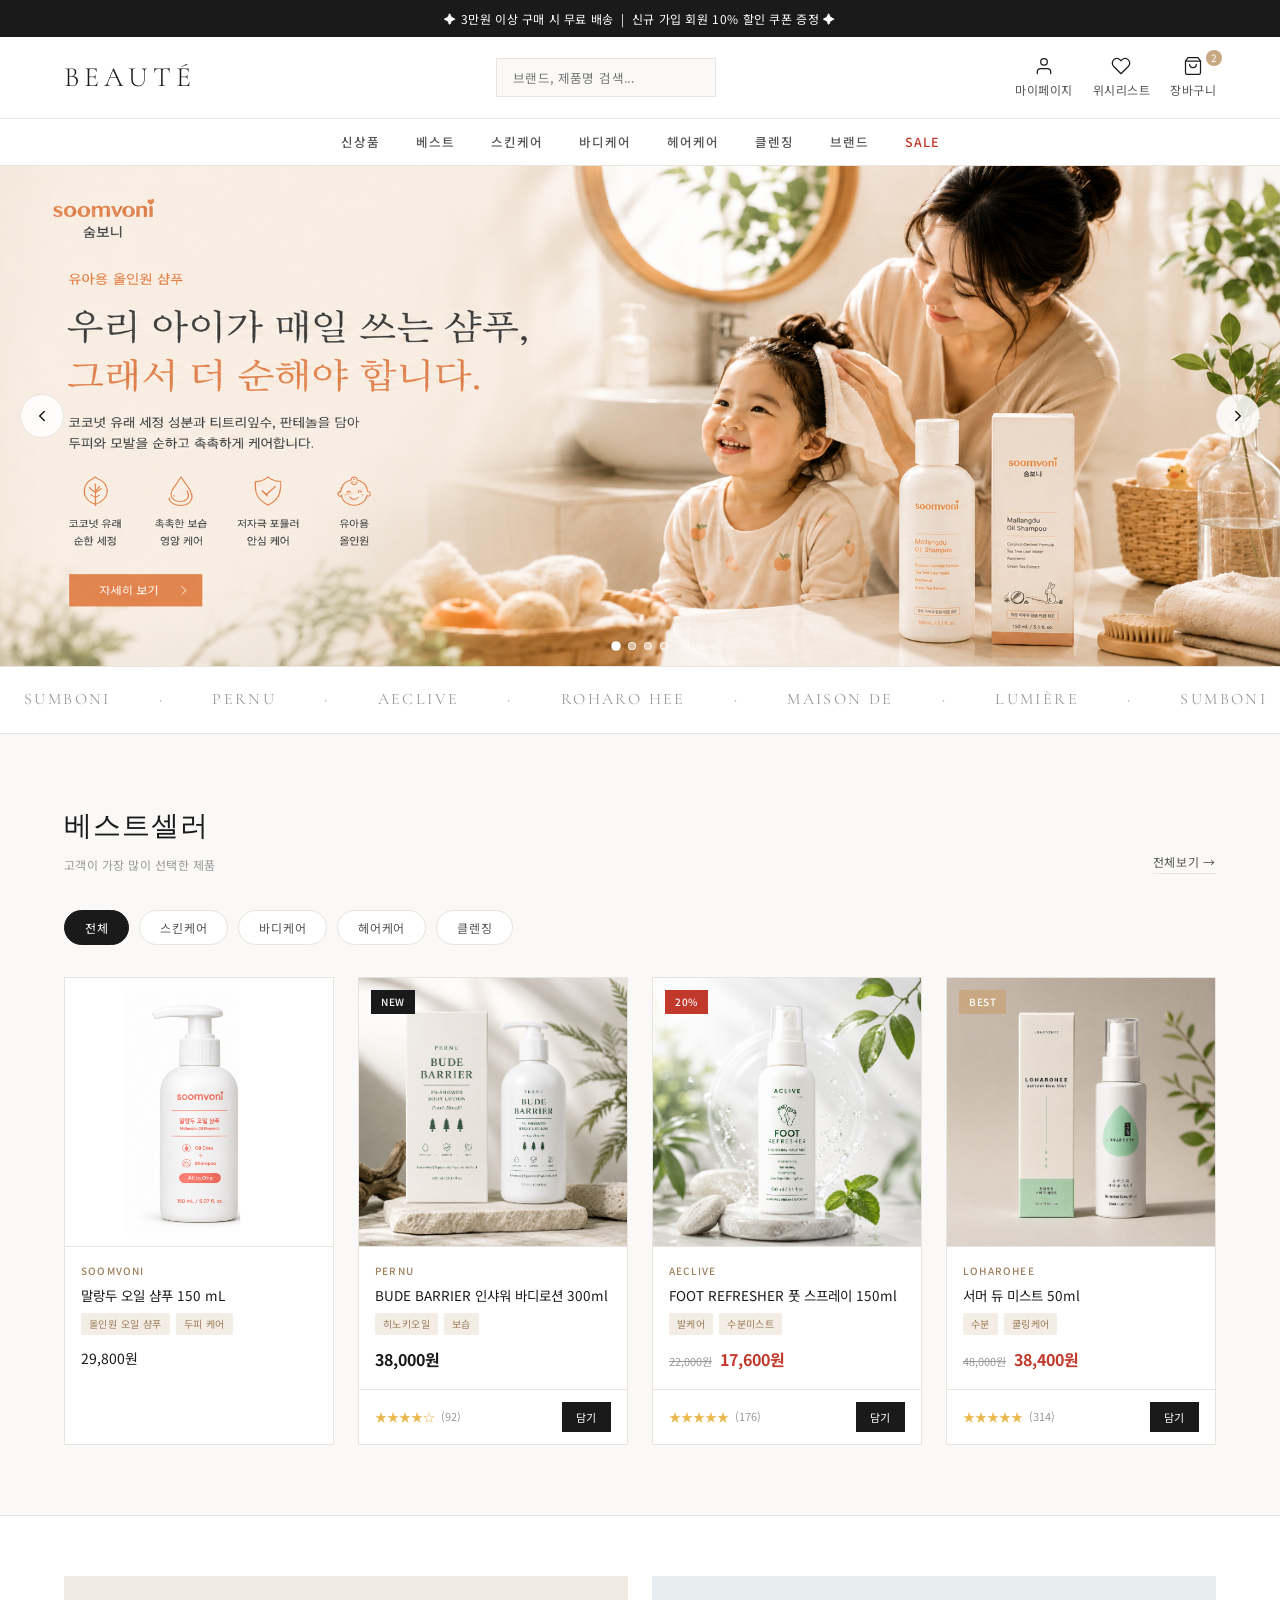
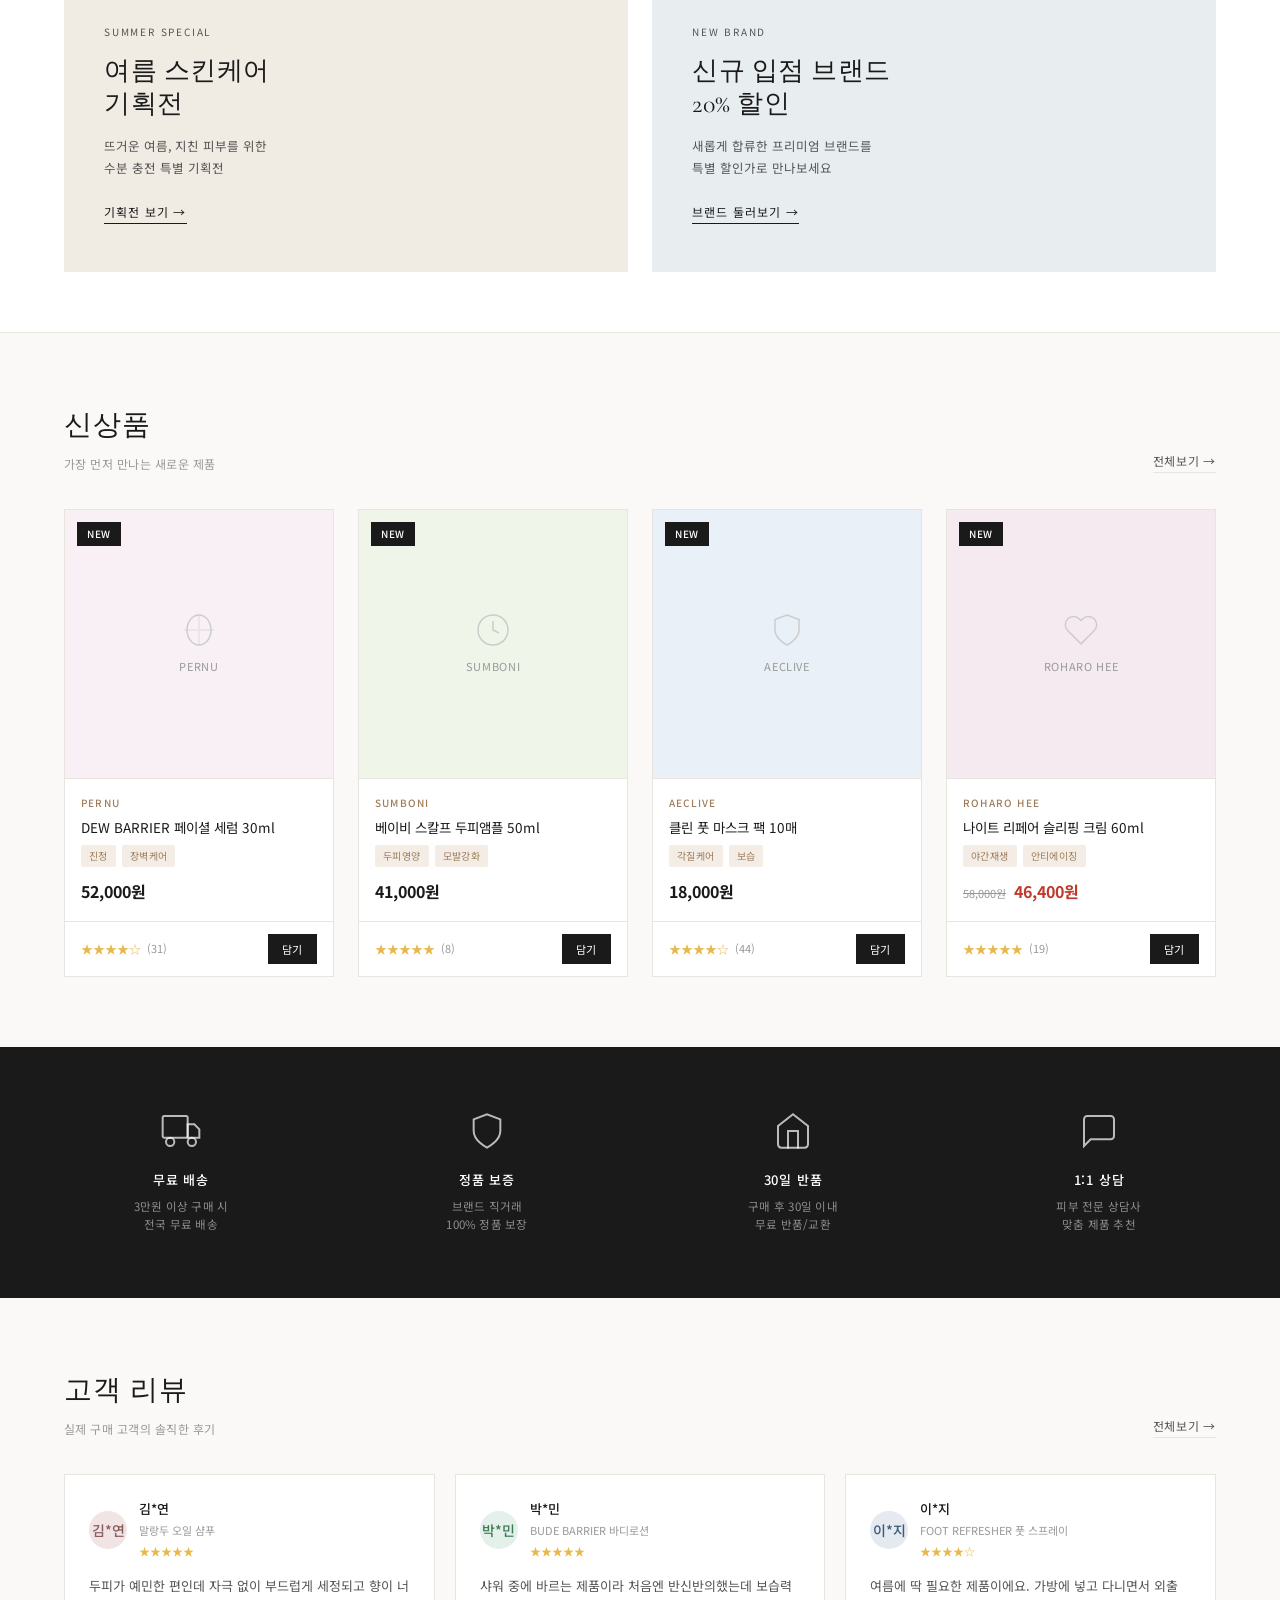
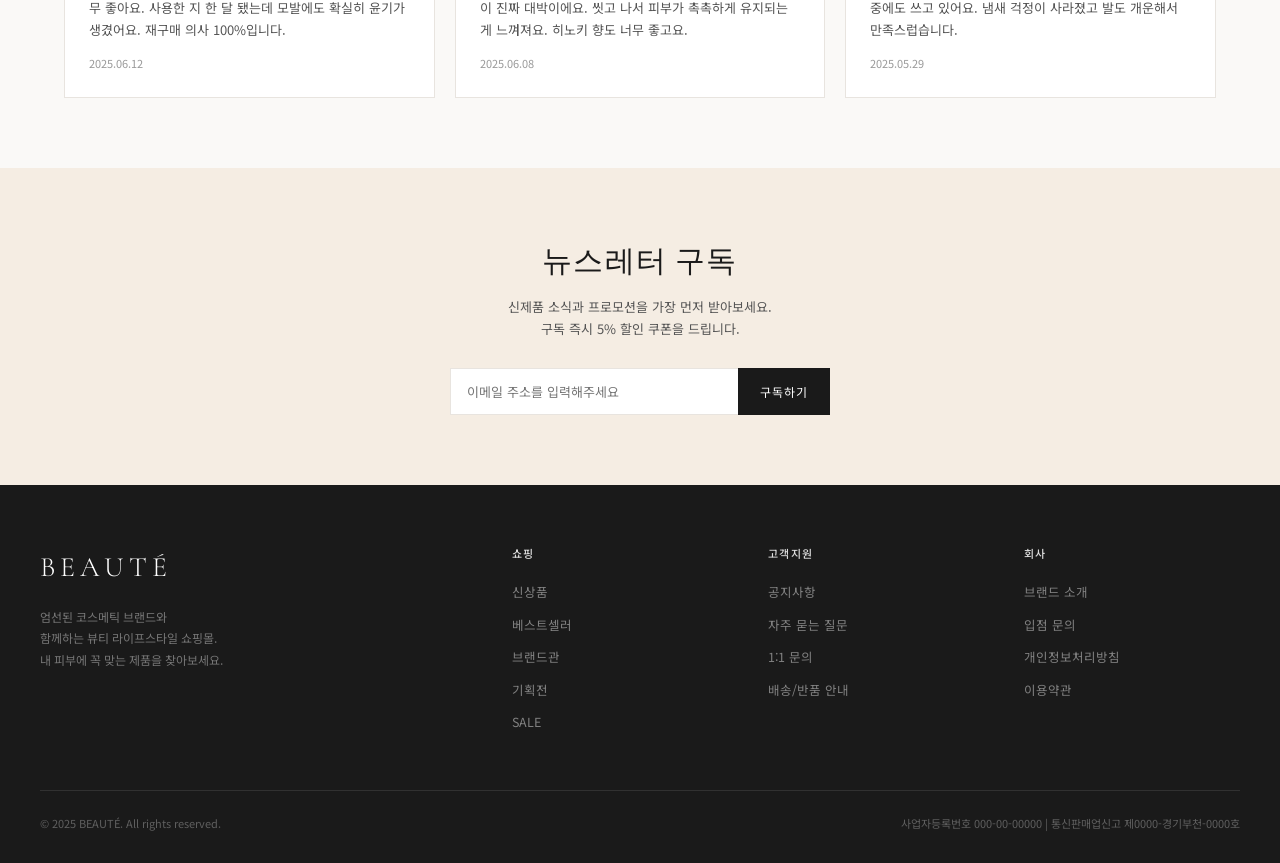
<file: index.html>
<!DOCTYPE html>
<html lang="ko">
<head>
<meta charset="UTF-8">
<meta name="viewport" content="width=device-width, initial-scale=1.0">
<title>BEAUTÉ — 코스메틱 쇼핑몰</title>
<link href="https://fonts.googleapis.com/css2?family=Noto+Sans+KR:wght@300;400;500;700&family=Noto+Serif+KR:wght@300;400;600&family=Cormorant+Garamond:ital,wght@0,300;0,400;0,600;1,300;1,400&display=swap" rel="stylesheet">
<style>
  *, *::before, *::after { box-sizing: border-box; margin: 0; padding: 0; }

  :root {
    --bg: #faf9f7;
    --white: #ffffff;
    --text-dark: #1a1a1a;
    --text-mid: #555;
    --text-light: #999;
    --border: #e8e4df;
    --accent: #c8a882;
    --accent-dark: #9e7d5a;
    --tag-bg: #f3ede6;
    --pink: #f0e4e4;
    --pink-text: #8b5e5e;
    --green: #e4f0ea;
    --green-text: #3d7a55;
    --sale: #c0392b;
  }

  html { scroll-behavior: smooth; }

  body {
    font-family: 'Noto Sans KR', sans-serif;
    background: var(--bg);
    color: var(--text-dark);
    font-size: 14px;
    line-height: 1.6;
  }

  a { text-decoration: none; color: inherit; }
  img { display: block; width: 100%; }
  button { cursor: pointer; font-family: inherit; }

  /* ── TOP NOTICE ── */
  .notice-bar {
    background: var(--text-dark);
    color: #fff;
    text-align: center;
    padding: 9px;
    font-size: 12px;
    letter-spacing: 0.05em;
  }

  /* ── HEADER ── */
  header {
    background: var(--white);
    border-bottom: 1px solid var(--border);
    position: sticky;
    top: 0;
    z-index: 100;
  }

  .header-top {
    display: flex;
    align-items: center;
    justify-content: space-between;
    max-width: 1200px;
    margin: 0 auto;
    padding: 18px 24px;
  }

  .logo {
    font-family: 'Cormorant Garamond', serif;
    font-size: 28px;
    font-weight: 300;
    letter-spacing: 0.18em;
    color: var(--text-dark);
  }

  .header-icons {
    display: flex;
    gap: 20px;
    align-items: center;
  }

  .header-icons a {
    font-size: 12px;
    color: var(--text-mid);
    letter-spacing: 0.04em;
    display: flex;
    flex-direction: column;
    align-items: center;
    gap: 4px;
  }

  .icon-svg {
    width: 20px;
    height: 20px;
    stroke: var(--text-dark);
    fill: none;
    stroke-width: 1.5;
    stroke-linecap: round;
    stroke-linejoin: round;
  }

  .cart-count {
    background: var(--accent);
    color: #fff;
    font-size: 10px;
    width: 16px;
    height: 16px;
    border-radius: 50%;
    display: flex;
    align-items: center;
    justify-content: center;
    position: absolute;
    top: -6px;
    right: -6px;
  }

  .cart-wrap { position: relative; }

  nav {
    border-top: 1px solid var(--border);
  }

  nav ul {
    list-style: none;
    display: flex;
    justify-content: center;
    max-width: 1200px;
    margin: 0 auto;
    padding: 0 24px;
    gap: 36px;
  }

  nav ul li a {
    display: block;
    padding: 13px 0;
    font-size: 12.5px;
    letter-spacing: 0.08em;
    color: var(--text-mid);
    font-weight: 500;
    transition: color 0.2s;
  }

  nav ul li a:hover { color: var(--text-dark); }

  /* ── HERO SLIDER ── */
  .hero-slider {
    position: relative;
    width: 100%;
    overflow: hidden;
    background: #f5ede3;
  }

  .slider-track {
    display: flex;
    transition: transform 0.6s cubic-bezier(0.4,0,0.2,1);
    will-change: transform;
  }

  .slide {
    min-width: 100%;
    position: relative;
  }

  .slide img {
    width: 100%;
    height: auto;
    display: block;
    object-fit: contain;
  }

  .slider-btn {
    position: absolute;
    top: 50%;
    transform: translateY(-50%);
    width: 44px;
    height: 44px;
    background: rgba(255,255,255,0.85);
    border: 1px solid var(--border);
    border-radius: 50%;
    display: flex;
    align-items: center;
    justify-content: center;
    cursor: pointer;
    z-index: 10;
    transition: background 0.2s;
  }

  .slider-btn:hover { background: #fff; }
  .slider-btn svg { width: 18px; height: 18px; stroke: var(--text-dark); fill: none; stroke-width: 2; stroke-linecap: round; }
  .slider-btn.prev { left: 20px; }
  .slider-btn.next { right: 20px; }

  .slider-dots {
    position: absolute;
    bottom: 16px;
    left: 50%;
    transform: translateX(-50%);
    display: flex;
    gap: 8px;
    z-index: 10;
  }

  .dot {
    width: 8px;
    height: 8px;
    border-radius: 50%;
    background: rgba(255,255,255,0.5);
    border: 1px solid rgba(255,255,255,0.8);
    cursor: pointer;
    transition: background 0.2s, transform 0.2s;
  }

  .dot.active {
    background: #fff;
    transform: scale(1.2);
  }

  .btn-primary {
    background: var(--text-dark);
    color: #fff;
    padding: 14px 34px;
    font-size: 12.5px;
    letter-spacing: 0.1em;
    border: none;
    transition: background 0.2s;
  }
  .btn-primary:hover { background: #333; }

  .btn-secondary {
    background: transparent;
    color: var(--text-dark);
    padding: 13px 34px;
    font-size: 12.5px;
    letter-spacing: 0.1em;
    border: 1px solid var(--text-dark);
    transition: all 0.2s;
  }
  .btn-secondary:hover { background: var(--text-dark); color: #fff; }

  /* ── BRAND STRIP ── */
  .brand-strip {
    background: var(--white);
    border-top: 1px solid var(--border);
    border-bottom: 1px solid var(--border);
    padding: 20px 24px;
    overflow: hidden;
  }

  .brand-scroll {
    display: flex;
    gap: 48px;
    align-items: center;
    animation: scroll-brands 20s linear infinite;
    width: max-content;
  }

  .brand-scroll span {
    font-family: 'Cormorant Garamond', serif;
    font-size: 16px;
    letter-spacing: 0.15em;
    color: var(--text-light);
    white-space: nowrap;
    font-weight: 400;
  }

  @keyframes scroll-brands {
    0% { transform: translateX(0); }
    100% { transform: translateX(-50%); }
  }

  /* ── SECTION COMMON ── */
  .section {
    max-width: 1200px;
    margin: 0 auto;
    padding: 70px 24px;
  }

  .section-header {
    display: flex;
    align-items: flex-end;
    justify-content: space-between;
    margin-bottom: 36px;
  }

  .section-title {
    font-family: 'Cormorant Garamond', serif;
    font-size: 28px;
    font-weight: 400;
    letter-spacing: 0.04em;
    color: var(--text-dark);
  }

  .section-sub {
    font-size: 12px;
    color: var(--text-light);
    margin-top: 6px;
    letter-spacing: 0.04em;
  }

  .view-all {
    font-size: 12px;
    color: var(--text-mid);
    letter-spacing: 0.06em;
    border-bottom: 1px solid var(--border);
    padding-bottom: 2px;
    transition: color 0.2s;
  }
  .view-all:hover { color: var(--text-dark); }

  /* ── CATEGORY TABS ── */
  .cat-tabs {
    display: flex;
    gap: 10px;
    margin-bottom: 32px;
    flex-wrap: wrap;
  }

  .cat-tab {
    padding: 8px 20px;
    font-size: 12px;
    letter-spacing: 0.06em;
    border: 1px solid var(--border);
    background: var(--white);
    color: var(--text-mid);
    cursor: pointer;
    transition: all 0.2s;
    border-radius: 20px;
  }

  .cat-tab.active, .cat-tab:hover {
    background: var(--text-dark);
    color: #fff;
    border-color: var(--text-dark);
  }

  /* ── PRODUCT GRID ── */
  .product-grid {
    display: grid;
    grid-template-columns: repeat(auto-fill, minmax(230px, 1fr));
    gap: 24px;
  }

  .product-card {
    background: var(--white);
    border: 1px solid var(--border);
    transition: transform 0.2s, box-shadow 0.2s;
    cursor: pointer;
    position: relative;
  }

  .product-card:hover {
    transform: translateY(-4px);
    box-shadow: 0 12px 40px rgba(0,0,0,0.08);
  }

  .product-img {
    aspect-ratio: 1/1;
    overflow: hidden;
    background: #f8f5f2;
    position: relative;
  }

  .product-img-placeholder {
    width: 100%;
    height: 100%;
    display: flex;
    align-items: center;
    justify-content: center;
    flex-direction: column;
    gap: 10px;
    color: var(--text-light);
    font-size: 11px;
    letter-spacing: 0.06em;
  }

  .product-img-placeholder svg {
    width: 36px;
    height: 36px;
    stroke: #ccc;
    fill: none;
    stroke-width: 1;
  }

  .badge {
    position: absolute;
    top: 12px;
    left: 12px;
    font-size: 10px;
    letter-spacing: 0.06em;
    padding: 4px 10px;
    font-weight: 500;
  }

  .badge-new { background: var(--text-dark); color: #fff; }
  .badge-sale { background: var(--sale); color: #fff; }
  .badge-best { background: var(--accent); color: #fff; }

  .wishlist-btn {
    position: absolute;
    top: 12px;
    right: 12px;
    width: 32px;
    height: 32px;
    background: var(--white);
    border: 1px solid var(--border);
    border-radius: 50%;
    display: flex;
    align-items: center;
    justify-content: center;
    opacity: 0;
    transition: opacity 0.2s;
  }

  .product-card:hover .wishlist-btn { opacity: 1; }

  .wishlist-btn svg {
    width: 15px;
    height: 15px;
    stroke: var(--text-mid);
    fill: none;
    stroke-width: 1.5;
  }

  .product-info {
    padding: 16px;
    border-top: 1px solid var(--border);
  }

  .product-brand {
    font-size: 10px;
    color: var(--accent-dark);
    letter-spacing: 0.12em;
    text-transform: uppercase;
    margin-bottom: 6px;
    font-weight: 500;
  }

  .product-name {
    font-size: 13.5px;
    color: var(--text-dark);
    margin-bottom: 8px;
    line-height: 1.5;
    font-weight: 400;
  }

  .product-tags {
    display: flex;
    gap: 6px;
    flex-wrap: wrap;
    margin-bottom: 12px;
  }

  .product-tag {
    font-size: 10px;
    padding: 3px 8px;
    background: var(--tag-bg);
    color: var(--accent-dark);
    border-radius: 2px;
    letter-spacing: 0.04em;
  }

  .product-price {
    display: flex;
    align-items: baseline;
    gap: 8px;
  }

  .price-original {
    font-size: 11px;
    color: var(--text-light);
    text-decoration: line-through;
  }

  .price-sale {
    font-size: 16px;
    font-weight: 700;
    color: var(--sale);
  }

  .price-normal {
    font-size: 16px;
    font-weight: 700;
    color: var(--text-dark);
  }

  .product-footer {
    padding: 12px 16px;
    border-top: 1px solid var(--border);
    display: flex;
    justify-content: space-between;
    align-items: center;
  }

  .stars {
    display: flex;
    gap: 2px;
    align-items: center;
  }

  .star {
    color: #e8b84b;
    font-size: 12px;
  }

  .review-count {
    font-size: 11px;
    color: var(--text-light);
    margin-left: 4px;
  }

  .add-cart-btn {
    font-size: 11px;
    padding: 7px 14px;
    background: var(--text-dark);
    color: #fff;
    border: none;
    letter-spacing: 0.06em;
    transition: background 0.2s;
  }
  .add-cart-btn:hover { background: #444; }

  /* ── BANNER ── */
  .banner-section {
    background: var(--white);
    border-top: 1px solid var(--border);
    border-bottom: 1px solid var(--border);
  }

  .banner-inner {
    max-width: 1200px;
    margin: 0 auto;
    padding: 60px 24px;
    display: grid;
    grid-template-columns: 1fr 1fr;
    gap: 24px;
  }

  .banner-card {
    padding: 48px 40px;
    display: flex;
    flex-direction: column;
    justify-content: center;
    min-height: 240px;
    position: relative;
    overflow: hidden;
  }

  .banner-card-a { background: #f0ebe3; }
  .banner-card-b { background: #e8eef0; }

  .banner-eyebrow {
    font-size: 10px;
    letter-spacing: 0.18em;
    text-transform: uppercase;
    color: var(--text-mid);
    margin-bottom: 14px;
  }

  .banner-title {
    font-family: 'Cormorant Garamond', serif;
    font-size: 26px;
    font-weight: 400;
    line-height: 1.3;
    margin-bottom: 14px;
    letter-spacing: 0.02em;
  }

  .banner-desc {
    font-size: 12.5px;
    color: var(--text-mid);
    margin-bottom: 24px;
    line-height: 1.7;
  }

  .btn-link {
    font-size: 12px;
    letter-spacing: 0.1em;
    color: var(--text-dark);
    border-bottom: 1px solid var(--text-dark);
    padding-bottom: 2px;
    display: inline-block;
    width: fit-content;
    transition: opacity 0.2s;
  }
  .btn-link:hover { opacity: 0.6; }

  /* ── BENEFITS ── */
  .benefits {
    background: var(--text-dark);
    padding: 48px 24px;
  }

  .benefits-inner {
    max-width: 1200px;
    margin: 0 auto;
    display: grid;
    grid-template-columns: repeat(4, 1fr);
    gap: 24px;
  }

  .benefit-item {
    text-align: center;
    color: #fff;
    padding: 16px;
  }

  .benefit-icon {
    width: 40px;
    height: 40px;
    margin: 0 auto 14px;
    stroke: rgba(255,255,255,0.7);
    fill: none;
    stroke-width: 1.2;
    stroke-linecap: round;
  }

  .benefit-title {
    font-size: 13px;
    font-weight: 500;
    letter-spacing: 0.06em;
    margin-bottom: 6px;
  }

  .benefit-desc {
    font-size: 11.5px;
    color: rgba(255,255,255,0.5);
    line-height: 1.6;
    letter-spacing: 0.02em;
  }

  /* ── REVIEW ── */
  .review-grid {
    display: grid;
    grid-template-columns: repeat(3, 1fr);
    gap: 20px;
  }

  .review-card {
    background: var(--white);
    border: 1px solid var(--border);
    padding: 24px;
  }

  .review-header {
    display: flex;
    align-items: center;
    gap: 12px;
    margin-bottom: 14px;
  }

  .reviewer-avatar {
    width: 38px;
    height: 38px;
    border-radius: 50%;
    display: flex;
    align-items: center;
    justify-content: center;
    font-size: 14px;
    font-weight: 500;
    flex-shrink: 0;
  }

  .avatar-a { background: #f0e4e4; color: #8b5e5e; }
  .avatar-b { background: #e4f0ea; color: #3d7a55; }
  .avatar-c { background: #e4eaf0; color: #3d5a7a; }

  .reviewer-info { flex: 1; }

  .reviewer-name {
    font-size: 13px;
    font-weight: 500;
    color: var(--text-dark);
  }

  .reviewer-product {
    font-size: 11px;
    color: var(--text-light);
    margin-top: 2px;
  }

  .review-text {
    font-size: 13px;
    color: var(--text-mid);
    line-height: 1.7;
    margin-bottom: 14px;
  }

  .review-date {
    font-size: 11px;
    color: var(--text-light);
  }

  /* ── NEWSLETTER ── */
  .newsletter {
    background: #f5ede3;
    padding: 70px 24px;
    text-align: center;
  }

  .newsletter-inner { max-width: 480px; margin: 0 auto; }

  .newsletter h2 {
    font-family: 'Cormorant Garamond', serif;
    font-size: 30px;
    font-weight: 400;
    margin-bottom: 10px;
    letter-spacing: 0.04em;
  }

  .newsletter p {
    font-size: 13px;
    color: var(--text-mid);
    margin-bottom: 28px;
    line-height: 1.7;
  }

  .newsletter-form {
    display: flex;
    gap: 0;
    max-width: 380px;
    margin: 0 auto;
  }

  .newsletter-input {
    flex: 1;
    padding: 13px 16px;
    border: 1px solid var(--border);
    background: var(--white);
    font-size: 13px;
    font-family: inherit;
    outline: none;
    border-right: none;
  }

  .newsletter-input:focus { border-color: var(--accent); }

  .newsletter-btn {
    padding: 13px 22px;
    background: var(--text-dark);
    color: #fff;
    border: none;
    font-size: 12px;
    letter-spacing: 0.08em;
    font-family: inherit;
    white-space: nowrap;
    transition: background 0.2s;
  }
  .newsletter-btn:hover { background: #333; }

  /* ── FOOTER ── */
  footer {
    background: var(--text-dark);
    color: rgba(255,255,255,0.6);
    padding: 60px 24px 30px;
  }

  .footer-inner {
    max-width: 1200px;
    margin: 0 auto;
    display: grid;
    grid-template-columns: 2fr 1fr 1fr 1fr;
    gap: 40px;
    padding-bottom: 48px;
    border-bottom: 1px solid rgba(255,255,255,0.1);
  }

  .footer-brand .logo {
    color: #fff;
    display: block;
    margin-bottom: 16px;
  }

  .footer-brand p {
    font-size: 12px;
    line-height: 1.8;
    color: rgba(255,255,255,0.4);
  }

  .footer-col h4 {
    font-size: 11px;
    letter-spacing: 0.12em;
    text-transform: uppercase;
    color: rgba(255,255,255,0.85);
    margin-bottom: 18px;
    font-weight: 500;
  }

  .footer-col ul { list-style: none; }
  .footer-col ul li { margin-bottom: 10px; }
  .footer-col ul li a {
    font-size: 12.5px;
    color: rgba(255,255,255,0.45);
    transition: color 0.2s;
  }
  .footer-col ul li a:hover { color: rgba(255,255,255,0.85); }

  .footer-bottom {
    max-width: 1200px;
    margin: 0 auto;
    padding-top: 24px;
    display: flex;
    justify-content: space-between;
    align-items: center;
    font-size: 11px;
    color: rgba(255,255,255,0.3);
  }

  /* ── RESPONSIVE ── */
  @media (max-width: 768px) {
    .header-top { padding: 12px 16px; gap: 8px; }
    .header-top input { width: 130px; font-size: 12px; padding: 8px 10px; }
    .header-icons { gap: 10px; }
    .header-icons a span { display: none; }
    .header-icons a { gap: 0; }
    .icon-svg { width: 24px; height: 24px; }
    .cart-count { top: -4px; right: -4px; }
    nav ul {
      gap: 0;
      overflow-x: auto;
      padding: 0 8px 4px;
      -webkit-overflow-scrolling: touch;
      scrollbar-width: none;
      flex-wrap: nowrap;
      justify-content: flex-start;
    }
    nav ul::-webkit-scrollbar { display: none; }
    nav ul li { flex-shrink: 0; }
    nav ul li a { padding: 12px 12px; font-size: 12px; white-space: nowrap; }
    .banner-inner { grid-template-columns: 1fr; }
    .benefits-inner { grid-template-columns: repeat(2, 1fr); }
    .review-grid { grid-template-columns: 1fr; }
    .footer-inner { grid-template-columns: 1fr 1fr; gap: 28px; }
    .footer-bottom { flex-direction: column; gap: 8px; text-align: center; }
    .product-grid { grid-template-columns: repeat(2, 1fr); gap: 14px; }
    .section { padding: 50px 16px; }
    .logo { font-size: 22px; }
  }

  @media (max-width: 480px) {
    .footer-inner { grid-template-columns: 1fr; }
    .benefits-inner { grid-template-columns: 1fr 1fr; }
    .header-top input { display: none; }
  }
</style>
</head>
<body>

<!-- TOP NOTICE -->
<div class="notice-bar">✦ 3만원 이상 구매 시 무료 배송 &nbsp;|&nbsp; 신규 가입 회원 10% 할인 쿠폰 증정 ✦</div>

<!-- HEADER -->
<header>
  <div class="header-top">
    <a href="#" class="logo">BEAUTÉ</a>
    <div style="display:flex; gap:12px; align-items:center;">
      <input type="text" placeholder="브랜드, 제품명 검색..." style="padding:9px 16px; border:1px solid var(--border); background:#faf9f7; font-size:12.5px; font-family:inherit; width:220px; outline:none; letter-spacing:0.03em;">
    </div>
    <div class="header-icons">
      <a href="#">
        <svg class="icon-svg" viewBox="0 0 24 24"><path d="M20 21v-2a4 4 0 0 0-4-4H8a4 4 0 0 0-4 4v2"/><circle cx="12" cy="7" r="4"/></svg>
        <span>마이페이지</span>
      </a>
      <a href="#">
        <svg class="icon-svg" viewBox="0 0 24 24"><path d="M20.84 4.61a5.5 5.5 0 0 0-7.78 0L12 5.67l-1.06-1.06a5.5 5.5 0 0 0-7.78 7.78l1.06 1.06L12 21.23l7.78-7.78 1.06-1.06a5.5 5.5 0 0 0 0-7.78z"/></svg>
        <span>위시리스트</span>
      </a>
      <a href="#" class="cart-wrap">
        <svg class="icon-svg" viewBox="0 0 24 24"><path d="M6 2L3 6v14a2 2 0 0 0 2 2h14a2 2 0 0 0 2-2V6l-3-4z"/><line x1="3" y1="6" x2="21" y2="6"/><path d="M16 10a4 4 0 0 1-8 0"/></svg>
        <div class="cart-count">2</div>
        <span>장바구니</span>
      </a>
    </div>
  </div>
  <nav>
    <ul>
      <li><a href="#">신상품</a></li>
      <li><a href="#">베스트</a></li>
      <li><a href="#">스킨케어</a></li>
      <li><a href="#">바디케어</a></li>
      <li><a href="#">헤어케어</a></li>
      <li><a href="#">클렌징</a></li>
      <li><a href="#">브랜드</a></li>
      <li><a href="#" style="color:var(--sale);">SALE</a></li>
    </ul>
  </nav>
</header>

<!-- HERO SLIDER -->
<section class="hero-slider">
  <div class="slider-track" id="sliderTrack">
    <div class="slide">
      <img src="soomvoni_main.png" alt="숨보니 말랑두 오일 샴푸">
    </div>
    <div class="slide">
      <img src="pernu_main.png" alt="PERNU BUDE BARRIER 인샤워 바디로션">
    </div>
    <div class="slide">
      <img src="loharohee_main.png" alt="LOHAROHEE 서머 듀 미스트">
    </div>
    <div class="slide">
      <img src="aclive_main.png" alt="ACLIVE 풋 리프레셔">
    </div>
  </div>

  <button class="slider-btn prev" onclick="moveSlide(-1)" aria-label="이전">
    <svg viewBox="0 0 24 24"><polyline points="15 18 9 12 15 6"/></svg>
  </button>
  <button class="slider-btn next" onclick="moveSlide(1)" aria-label="다음">
    <svg viewBox="0 0 24 24"><polyline points="9 18 15 12 9 6"/></svg>
  </button>

  <div class="slider-dots">
    <div class="dot active" onclick="goSlide(0)"></div>
    <div class="dot" onclick="goSlide(1)"></div>
    <div class="dot" onclick="goSlide(2)"></div>
    <div class="dot" onclick="goSlide(3)"></div>
  </div>
</section>

<script>
  let current = 0;
  const total = 4;
  const track = document.getElementById('sliderTrack');
  const dots = document.querySelectorAll('.dot');

  function updateSlider() {
    track.style.transform = 'translateX(-' + (current * 100) + '%)';
    dots.forEach((d, i) => d.classList.toggle('active', i === current));
  }

  function moveSlide(dir) {
    current = (current + dir + total) % total;
    updateSlider();
  }

  function goSlide(idx) {
    current = idx;
    updateSlider();
  }

  setInterval(() => moveSlide(1), 4000);
</script>

<!-- BRAND STRIP -->
<div class="brand-strip">
  <div class="brand-scroll">
    <span>SUMBONI</span>
    <span>·</span>
    <span>PERNU</span>
    <span>·</span>
    <span>AECLIVE</span>
    <span>·</span>
    <span>ROHARO HEE</span>
    <span>·</span>
    <span>MAISON DE</span>
    <span>·</span>
    <span>LUMIÈRE</span>
    <span>·</span>
    <span>SUMBONI</span>
    <span>·</span>
    <span>PERNU</span>
    <span>·</span>
    <span>AECLIVE</span>
    <span>·</span>
    <span>ROHARO HEE</span>
    <span>·</span>
    <span>MAISON DE</span>
    <span>·</span>
    <span>LUMIÈRE</span>
    <span>·</span>
  </div>
</div>

<!-- BEST PRODUCTS -->
<div class="section">
  <div class="section-header">
    <div>
      <div class="section-title">베스트셀러</div>
      <div class="section-sub">고객이 가장 많이 선택한 제품</div>
    </div>
    <a href="#" class="view-all">전체보기 →</a>
  </div>

  <div class="cat-tabs">
    <button class="cat-tab active">전체</button>
    <button class="cat-tab">스킨케어</button>
    <button class="cat-tab">바디케어</button>
    <button class="cat-tab">헤어케어</button>
    <button class="cat-tab">클렌징</button>
  </div>

  <div class="product-grid">

    <!-- Product 1 -->
    <a href="product-sumboni.html" class="product-card" style="display:block;"><div class="product-img"><img src="resole-lotion-demo/assets/soomvoni-mallangdu/shop/t01.png?v=20261127-soomvoni-r10" alt="숨보니 말랑두 오일 샴푸 150 mL" style="width:100%;height:100%;object-fit:contain"></div><div class="product-info"><div class="product-brand">soomvoni</div><div class="product-name">말랑두 오일 샴푸 150 mL</div><div class="product-tags"><span class="product-tag">올인원 오일 샴푸</span><span class="product-tag">두피 케어</span></div><div class="product-price"><span>29,800원</span></div></div></a>

    <!-- Product 2 -->
    <a href="product-pernu.html" class="product-card" style="display:block;">
      <div class="product-img">
        <img src="thumb-pernu.png" alt="PERNU BUDE BARRIER" style="width:100%;height:100%;object-fit:cover;">
        <div class="badge badge-new">NEW</div>
        <button class="wishlist-btn" onclick="event.preventDefault()">
          <svg viewBox="0 0 24 24"><path d="M20.84 4.61a5.5 5.5 0 0 0-7.78 0L12 5.67l-1.06-1.06a5.5 5.5 0 0 0-7.78 7.78l1.06 1.06L12 21.23l7.78-7.78 1.06-1.06a5.5 5.5 0 0 0 0-7.78z"/></svg>
        </button>
      </div>
      <div class="product-info">
        <div class="product-brand">PERNU</div>
        <div class="product-name">BUDE BARRIER 인샤워 바디로션 300ml</div>
        <div class="product-tags">
          <span class="product-tag">히노키오일</span>
          <span class="product-tag">보습</span>
        </div>
        <div class="product-price">
          <span class="price-normal">38,000원</span>
        </div>
      </div>
      <div class="product-footer">
        <div class="stars">
          <span class="star">★★★★☆</span>
          <span class="review-count">(92)</span>
        </div>
        <button class="add-cart-btn" onclick="event.preventDefault()">담기</button>
      </div>
    </a>

    <!-- Product 3 -->
    <a href="product-aeclive.html" class="product-card" style="display:block;">
      <div class="product-img">
        <img src="thumb-aeclive.png" alt="AECLIVE FOOT REFRESHER" style="width:100%;height:100%;object-fit:cover;">
        <div class="badge badge-sale">20%</div>
        <button class="wishlist-btn" onclick="event.preventDefault()">
          <svg viewBox="0 0 24 24"><path d="M20.84 4.61a5.5 5.5 0 0 0-7.78 0L12 5.67l-1.06-1.06a5.5 5.5 0 0 0-7.78 7.78l1.06 1.06L12 21.23l7.78-7.78 1.06-1.06a5.5 5.5 0 0 0 0-7.78z"/></svg>
        </button>
      </div>
      <div class="product-info">
        <div class="product-brand">AECLIVE</div>
        <div class="product-name">FOOT REFRESHER 풋 스프레이 150ml</div>
        <div class="product-tags">
          <span class="product-tag">발케어</span>
          <span class="product-tag">수분미스트</span>
        </div>
        <div class="product-price">
          <span class="price-original">22,000원</span>
          <span class="price-sale">17,600원</span>
        </div>
      </div>
      <div class="product-footer">
        <div class="stars">
          <span class="star">★★★★★</span>
          <span class="review-count">(176)</span>
        </div>
        <button class="add-cart-btn" onclick="event.preventDefault()">담기</button>
      </div>
    </a>

    <!-- Product 4 -->
    <a href="product-loharohee.html" class="product-card" style="display:block;">
      <div class="product-img">
        <img src="thumb-loharohee.png" alt="LOHAROHEE 서머 듀 미스트" style="width:100%;height:100%;object-fit:cover;">
        <div class="badge badge-best">BEST</div>
        <button class="wishlist-btn" onclick="event.preventDefault()">
          <svg viewBox="0 0 24 24"><path d="M20.84 4.61a5.5 5.5 0 0 0-7.78 0L12 5.67l-1.06-1.06a5.5 5.5 0 0 0-7.78 7.78l1.06 1.06L12 21.23l7.78-7.78 1.06-1.06a5.5 5.5 0 0 0 0-7.78z"/></svg>
        </button>
      </div>
      <div class="product-info">
        <div class="product-brand">LOHAROHEE</div>
        <div class="product-name">서머 듀 미스트 50ml</div>
        <div class="product-tags">
          <span class="product-tag">수분</span>
          <span class="product-tag">쿨링케어</span>
        </div>
        <div class="product-price">
          <span class="price-original">48,000원</span>
          <span class="price-sale">38,400원</span>
        </div>
      </div>
      <div class="product-footer">
        <div class="stars">
          <span class="star">★★★★★</span>
          <span class="review-count">(314)</span>
        </div>
        <button class="add-cart-btn" onclick="event.preventDefault()">담기</button>
      </div>
    </a>

  </div>
</div>

<!-- BANNER -->
<div class="banner-section">
  <div class="banner-inner">
    <div class="banner-card banner-card-a">
      <div class="banner-eyebrow">Summer Special</div>
      <div class="banner-title">여름 스킨케어<br>기획전</div>
      <div class="banner-desc">뜨거운 여름, 지친 피부를 위한<br>수분 충전 특별 기획전</div>
      <a href="#" class="btn-link">기획전 보기 →</a>
    </div>
    <div class="banner-card banner-card-b">
      <div class="banner-eyebrow">New Brand</div>
      <div class="banner-title">신규 입점 브랜드<br>20% 할인</div>
      <div class="banner-desc">새롭게 합류한 프리미엄 브랜드를<br>특별 할인가로 만나보세요</div>
      <a href="#" class="btn-link">브랜드 둘러보기 →</a>
    </div>
  </div>
</div>

<!-- NEW ARRIVALS -->
<div class="section">
  <div class="section-header">
    <div>
      <div class="section-title">신상품</div>
      <div class="section-sub">가장 먼저 만나는 새로운 제품</div>
    </div>
    <a href="#" class="view-all">전체보기 →</a>
  </div>

  <div class="product-grid">
    <div class="product-card">
      <div class="product-img">
        <div class="product-img-placeholder" style="background:#f8f0f5;">
          <svg viewBox="0 0 24 24"><ellipse cx="12" cy="12" rx="8" ry="10"/><path d="M12 2v20M2 12h20" stroke-opacity="0.4"/></svg>
          <span>PERNU</span>
        </div>
        <div class="badge badge-new">NEW</div>
        <button class="wishlist-btn"><svg viewBox="0 0 24 24"><path d="M20.84 4.61a5.5 5.5 0 0 0-7.78 0L12 5.67l-1.06-1.06a5.5 5.5 0 0 0-7.78 7.78l1.06 1.06L12 21.23l7.78-7.78 1.06-1.06a5.5 5.5 0 0 0 0-7.78z"/></svg></button>
      </div>
      <div class="product-info">
        <div class="product-brand">PERNU</div>
        <div class="product-name">DEW BARRIER 페이셜 세럼 30ml</div>
        <div class="product-tags"><span class="product-tag">진정</span><span class="product-tag">장벽케어</span></div>
        <div class="product-price"><span class="price-normal">52,000원</span></div>
      </div>
      <div class="product-footer">
        <div class="stars"><span class="star">★★★★☆</span><span class="review-count">(31)</span></div>
        <button class="add-cart-btn">담기</button>
      </div>
    </div>

    <div class="product-card">
      <div class="product-img">
        <div class="product-img-placeholder" style="background:#f0f5ea;">
          <svg viewBox="0 0 24 24"><path d="M12 2a10 10 0 1 0 0 20A10 10 0 0 0 12 2z"/><path d="M12 6v6l4 2"/></svg>
          <span>SUMBONI</span>
        </div>
        <div class="badge badge-new">NEW</div>
        <button class="wishlist-btn"><svg viewBox="0 0 24 24"><path d="M20.84 4.61a5.5 5.5 0 0 0-7.78 0L12 5.67l-1.06-1.06a5.5 5.5 0 0 0-7.78 7.78l1.06 1.06L12 21.23l7.78-7.78 1.06-1.06a5.5 5.5 0 0 0 0-7.78z"/></svg></button>
      </div>
      <div class="product-info">
        <div class="product-brand">SUMBONI</div>
        <div class="product-name">베이비 스칼프 두피앰플 50ml</div>
        <div class="product-tags"><span class="product-tag">두피영양</span><span class="product-tag">모발강화</span></div>
        <div class="product-price"><span class="price-normal">41,000원</span></div>
      </div>
      <div class="product-footer">
        <div class="stars"><span class="star">★★★★★</span><span class="review-count">(8)</span></div>
        <button class="add-cart-btn">담기</button>
      </div>
    </div>

    <div class="product-card">
      <div class="product-img">
        <div class="product-img-placeholder" style="background:#eaf0f8;">
          <svg viewBox="0 0 24 24"><path d="M12 22s8-4 8-10V5l-8-3-8 3v7c0 6 8 10 8 10z"/></svg>
          <span>AECLIVE</span>
        </div>
        <div class="badge badge-new">NEW</div>
        <button class="wishlist-btn"><svg viewBox="0 0 24 24"><path d="M20.84 4.61a5.5 5.5 0 0 0-7.78 0L12 5.67l-1.06-1.06a5.5 5.5 0 0 0-7.78 7.78l1.06 1.06L12 21.23l7.78-7.78 1.06-1.06a5.5 5.5 0 0 0 0-7.78z"/></svg></button>
      </div>
      <div class="product-info">
        <div class="product-brand">AECLIVE</div>
        <div class="product-name">클린 풋 마스크 팩 10매</div>
        <div class="product-tags"><span class="product-tag">각질케어</span><span class="product-tag">보습</span></div>
        <div class="product-price"><span class="price-normal">18,000원</span></div>
      </div>
      <div class="product-footer">
        <div class="stars"><span class="star">★★★★☆</span><span class="review-count">(44)</span></div>
        <button class="add-cart-btn">담기</button>
      </div>
    </div>

    <div class="product-card">
      <div class="product-img">
        <div class="product-img-placeholder" style="background:#f5eaf0;">
          <svg viewBox="0 0 24 24"><path d="M20.84 4.61a5.5 5.5 0 0 0-7.78 0L12 5.67l-1.06-1.06a5.5 5.5 0 0 0-7.78 7.78l1.06 1.06L12 21.23l7.78-7.78 1.06-1.06a5.5 5.5 0 0 0 0-7.78z"/></svg>
          <span>ROHARO HEE</span>
        </div>
        <div class="badge badge-new">NEW</div>
        <button class="wishlist-btn"><svg viewBox="0 0 24 24"><path d="M20.84 4.61a5.5 5.5 0 0 0-7.78 0L12 5.67l-1.06-1.06a5.5 5.5 0 0 0-7.78 7.78l1.06 1.06L12 21.23l7.78-7.78 1.06-1.06a5.5 5.5 0 0 0 0-7.78z"/></svg></button>
      </div>
      <div class="product-info">
        <div class="product-brand">ROHARO HEE</div>
        <div class="product-name">나이트 리페어 슬리핑 크림 60ml</div>
        <div class="product-tags"><span class="product-tag">야간재생</span><span class="product-tag">안티에이징</span></div>
        <div class="product-price"><span class="price-original">58,000원</span><span class="price-sale">46,400원</span></div>
      </div>
      <div class="product-footer">
        <div class="stars"><span class="star">★★★★★</span><span class="review-count">(19)</span></div>
        <button class="add-cart-btn">담기</button>
      </div>
    </div>
  </div>
</div>

<!-- BENEFITS -->
<div class="benefits">
  <div class="benefits-inner">
    <div class="benefit-item">
      <svg class="benefit-icon" viewBox="0 0 24 24"><rect x="1" y="3" width="15" height="13" rx="1"/><path d="M16 8h4l3 3v5h-7V8z"/><circle cx="5.5" cy="18.5" r="2.5"/><circle cx="18.5" cy="18.5" r="2.5"/></svg>
      <div class="benefit-title">무료 배송</div>
      <div class="benefit-desc">3만원 이상 구매 시<br>전국 무료 배송</div>
    </div>
    <div class="benefit-item">
      <svg class="benefit-icon" viewBox="0 0 24 24"><path d="M12 22s8-4 8-10V5l-8-3-8 3v7c0 6 8 10 8 10z"/></svg>
      <div class="benefit-title">정품 보증</div>
      <div class="benefit-desc">브랜드 직거래<br>100% 정품 보장</div>
    </div>
    <div class="benefit-item">
      <svg class="benefit-icon" viewBox="0 0 24 24"><path d="M3 9l9-7 9 7v11a2 2 0 0 1-2 2H5a2 2 0 0 1-2-2z"/><polyline points="9 22 9 12 15 12 15 22"/></svg>
      <div class="benefit-title">30일 반품</div>
      <div class="benefit-desc">구매 후 30일 이내<br>무료 반품/교환</div>
    </div>
    <div class="benefit-item">
      <svg class="benefit-icon" viewBox="0 0 24 24"><path d="M21 15a2 2 0 0 1-2 2H7l-4 4V5a2 2 0 0 1 2-2h14a2 2 0 0 1 2 2z"/></svg>
      <div class="benefit-title">1:1 상담</div>
      <div class="benefit-desc">피부 전문 상담사<br>맞춤 제품 추천</div>
    </div>
  </div>
</div>

<!-- REVIEWS -->
<div class="section">
  <div class="section-header">
    <div>
      <div class="section-title">고객 리뷰</div>
      <div class="section-sub">실제 구매 고객의 솔직한 후기</div>
    </div>
    <a href="#" class="view-all">전체보기 →</a>
  </div>
  <div class="review-grid">
    <div class="review-card">
      <div class="review-header">
        <div class="reviewer-avatar avatar-a">김*연</div>
        <div class="reviewer-info">
          <div class="reviewer-name">김*연</div>
          <div class="reviewer-product">말랑두 오일 샴푸</div>
          <div class="stars" style="margin-top:4px;"><span class="star" style="font-size:11px;">★★★★★</span></div>
        </div>
      </div>
      <div class="review-text">두피가 예민한 편인데 자극 없이 부드럽게 세정되고 향이 너무 좋아요. 사용한 지 한 달 됐는데 모발에도 확실히 윤기가 생겼어요. 재구매 의사 100%입니다.</div>
      <div class="review-date">2025.06.12</div>
    </div>
    <div class="review-card">
      <div class="review-header">
        <div class="reviewer-avatar avatar-b">박*민</div>
        <div class="reviewer-info">
          <div class="reviewer-name">박*민</div>
          <div class="reviewer-product">BUDE BARRIER 바디로션</div>
          <div class="stars" style="margin-top:4px;"><span class="star" style="font-size:11px;">★★★★★</span></div>
        </div>
      </div>
      <div class="review-text">샤워 중에 바르는 제품이라 처음엔 반신반의했는데 보습력이 진짜 대박이에요. 씻고 나서 피부가 촉촉하게 유지되는 게 느껴져요. 히노키 향도 너무 좋고요.</div>
      <div class="review-date">2025.06.08</div>
    </div>
    <div class="review-card">
      <div class="review-header">
        <div class="reviewer-avatar avatar-c">이*지</div>
        <div class="reviewer-info">
          <div class="reviewer-name">이*지</div>
          <div class="reviewer-product">FOOT REFRESHER 풋 스프레이</div>
          <div class="stars" style="margin-top:4px;"><span class="star" style="font-size:11px;">★★★★☆</span></div>
        </div>
      </div>
      <div class="review-text">여름에 딱 필요한 제품이에요. 가방에 넣고 다니면서 외출 중에도 쓰고 있어요. 냄새 걱정이 사라졌고 발도 개운해서 만족스럽습니다.</div>
      <div class="review-date">2025.05.29</div>
    </div>
  </div>
</div>

<!-- NEWSLETTER -->
<div class="newsletter">
  <div class="newsletter-inner">
    <h2>뉴스레터 구독</h2>
    <p>신제품 소식과 프로모션을 가장 먼저 받아보세요.<br>구독 즉시 5% 할인 쿠폰을 드립니다.</p>
    <div class="newsletter-form">
      <input class="newsletter-input" type="email" placeholder="이메일 주소를 입력해주세요">
      <button class="newsletter-btn">구독하기</button>
    </div>
  </div>
</div>

<!-- FOOTER -->
<footer>
  <div class="footer-inner">
    <div class="footer-brand">
      <span class="logo">BEAUTÉ</span>
      <p>엄선된 코스메틱 브랜드와<br>함께하는 뷰티 라이프스타일 쇼핑몰.<br>내 피부에 꼭 맞는 제품을 찾아보세요.</p>
    </div>
    <div class="footer-col">
      <h4>쇼핑</h4>
      <ul>
        <li><a href="#">신상품</a></li>
        <li><a href="#">베스트셀러</a></li>
        <li><a href="#">브랜드관</a></li>
        <li><a href="#">기획전</a></li>
        <li><a href="#">SALE</a></li>
      </ul>
    </div>
    <div class="footer-col">
      <h4>고객지원</h4>
      <ul>
        <li><a href="#">공지사항</a></li>
        <li><a href="#">자주 묻는 질문</a></li>
        <li><a href="#">1:1 문의</a></li>
        <li><a href="#">배송/반품 안내</a></li>
      </ul>
    </div>
    <div class="footer-col">
      <h4>회사</h4>
      <ul>
        <li><a href="#">브랜드 소개</a></li>
        <li><a href="#">입점 문의</a></li>
        <li><a href="#">개인정보처리방침</a></li>
        <li><a href="#">이용약관</a></li>
      </ul>
    </div>
  </div>
  <div class="footer-bottom">
    <span>© 2025 BEAUTÉ. All rights reserved.</span>
    <span>사업자등록번호 000-00-00000 | 통신판매업신고 제0000-경기부천-0000호</span>
  </div>
</footer>

</body>
</html>
</file>
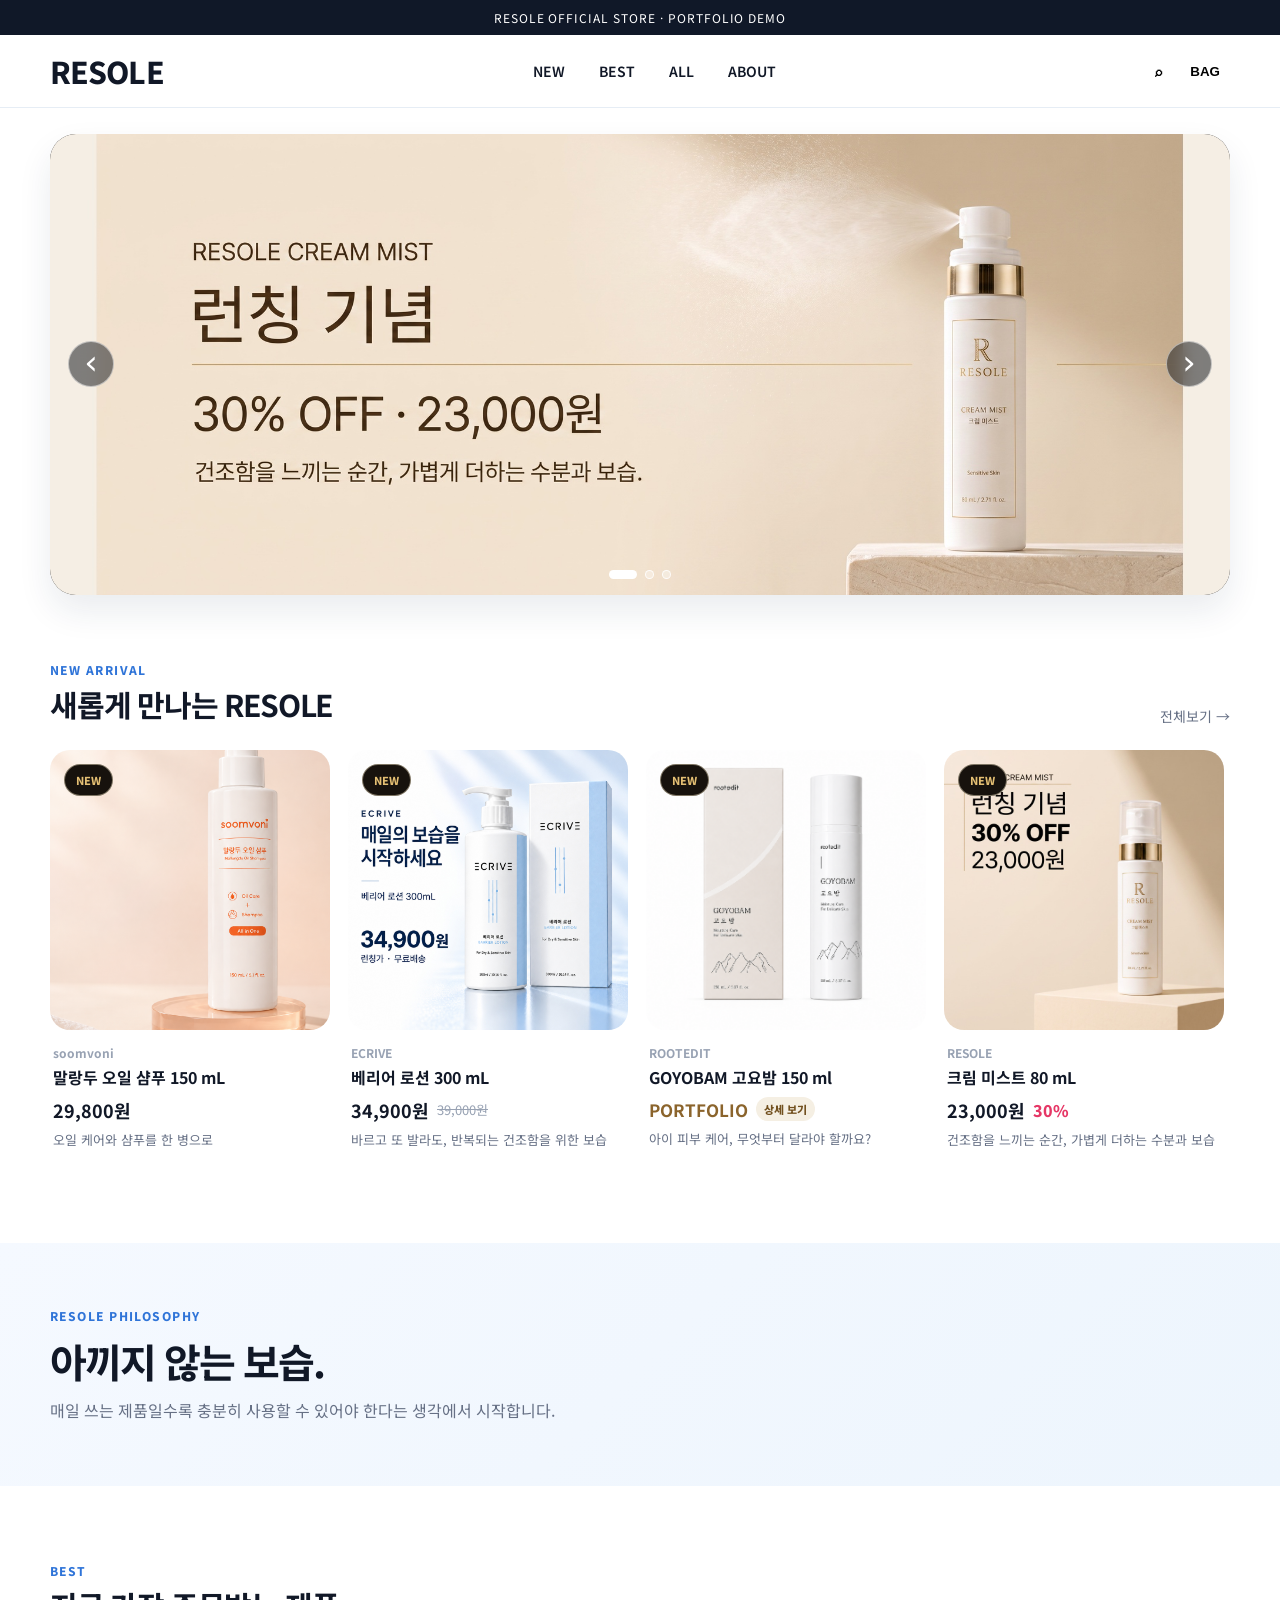
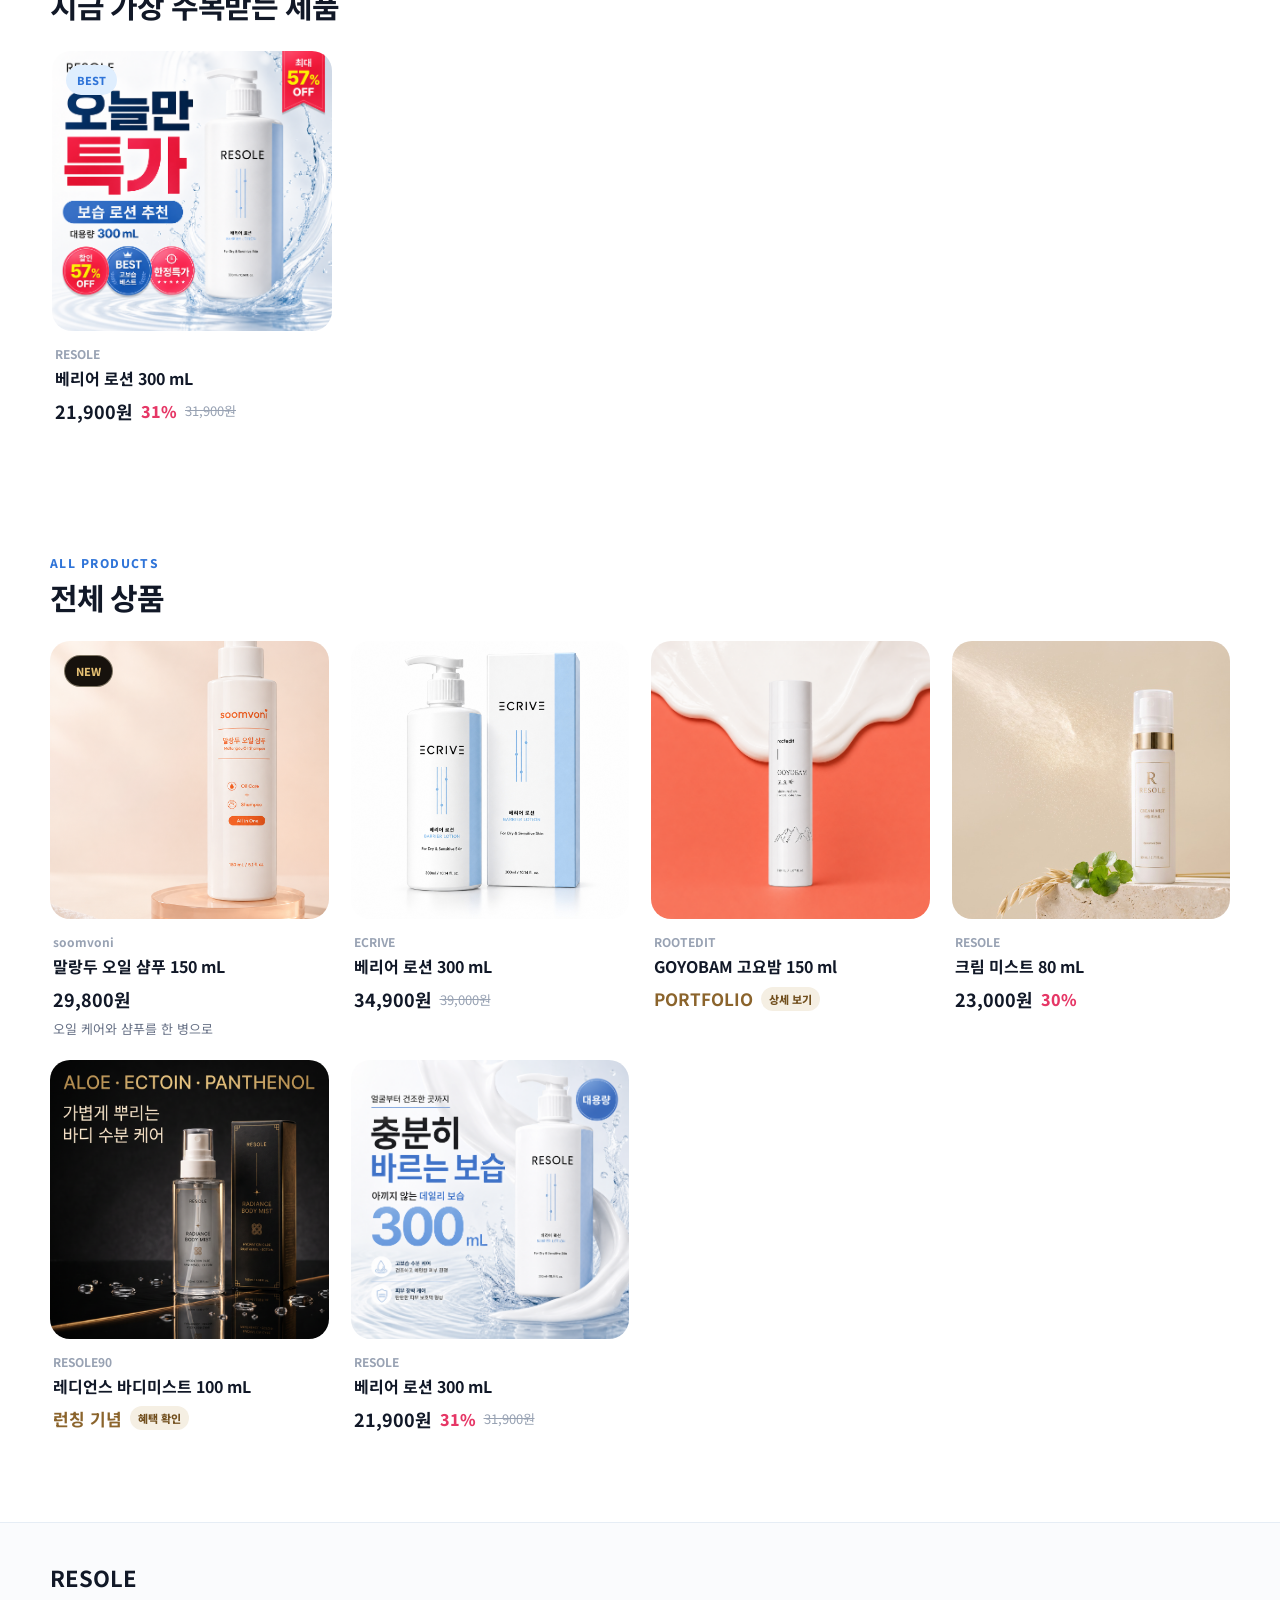
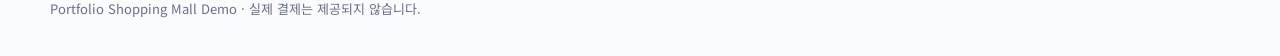
<file: resole-lotion-demo/index.html>
<!doctype html>
<html lang="ko">
<head>
  <meta charset="UTF-8" />
  <meta name="viewport" content="width=device-width, initial-scale=1.0" />
  <title>RESOLE STORE</title>
  <meta name="description" content="RESOLE 제품 포트폴리오 스토어" />
  <link rel="preconnect" href="https://fonts.googleapis.com">
  <link rel="preconnect" href="https://fonts.gstatic.com" crossorigin>
  <link href="https://fonts.googleapis.com/css2?family=Noto+Sans+KR:wght@400;500;600;700;800&display=swap" rel="stylesheet">
  <link rel="stylesheet" href="styles.css?v=20260813-main-restored" />
  <link rel="stylesheet" href="shop.css?v=20260813-main-restored" />
  <link rel="stylesheet" href="shop-enhancements.css?v=20260813-full-responsive" />
  <script defer src="shop-script.js?v=20260813-main-restored"></script>
</head>
<body class="shop-home">
  <div class="notice-bar">RESOLE OFFICIAL STORE · PORTFOLIO DEMO</div>
  <header class="store-header">
    <div class="store-shell header-row">
      <a class="store-logo" href="./">RESOLE</a>
      <nav class="store-nav" aria-label="주요 메뉴"><a href="#new">NEW</a><a href="#best">BEST</a><a href="#all">ALL</a><a href="#about">ABOUT</a></nav>
      <div class="header-actions" aria-label="쇼핑 메뉴"><button type="button" aria-label="검색">⌕</button><button type="button" aria-label="장바구니">BAG</button></div>
    </div>
  </header>
  <main>
    <section class="store-hero store-shell" aria-labelledby="featured-campaigns">
      <h1 class="sr-only" id="featured-campaigns">주요 캠페인</h1>
      <div class="hero-carousel" data-carousel aria-roledescription="carousel" aria-label="RESOLE 주요 제품 배너">
        <div class="hero-viewport">
          <div class="hero-track">
            <article class="hero-slide" data-slide aria-label="1 / 3">
              <a href="product/cream-mist.html" class="hero-link"><img src="assets/cream-mist/shop/banner.jpg" alt="RESOLE 크림 미스트 런칭 기념 배너" /></a>
            </article>
            <article class="hero-slide" data-slide aria-label="2 / 3">
              <a href="product/radiance-body-mist.html" class="hero-link"><img src="assets/body-mist/shop/BANNER.png" alt="리솔90 레디언스 바디미스트 런칭 기념 배너" /></a>
            </article>
            <article class="hero-slide" data-slide aria-label="3 / 3">
              <a href="product/barrier-lotion.html" class="hero-link"><img src="../banner/main-banner.png" alt="RESOLE 베리어 로션 메인 배너" /></a>
            </article>
          </div>
        </div>
        <button class="carousel-control carousel-prev" type="button" data-carousel-prev aria-label="이전 배너">‹</button>
        <button class="carousel-control carousel-next" type="button" data-carousel-next aria-label="다음 배너">›</button>
        <div class="carousel-dots" aria-label="배너 선택">
          <button type="button" class="active" data-slide-to="0" aria-label="크림 미스트 배너 보기" aria-current="true"></button>
          <button type="button" data-slide-to="1" aria-label="바디미스트 배너 보기"></button>
          <button type="button" data-slide-to="2" aria-label="베리어 로션 배너 보기"></button>
        </div>
      </div>
    </section>

    <section id="new" class="store-section store-shell">
      <div class="store-section-head"><div><p class="section-kicker">NEW ARRIVAL</p><h2>새롭게 만나는 RESOLE</h2></div><a href="#all">전체보기 <span>→</span></a></div>
      <div class="product-rail" aria-label="신상품 목록">
<article class="product-card"><a href="product/soomvoni-mallangdu.html?v=20261128-soomvoni-r25" class="product-image-wrap"><span class="card-badge mist">NEW</span><img src="assets/soomvoni-mallangdu/shop/hero-r21.png?v=20261128-soomvoni-r25" alt="숨보니 말랑두 오일 샴푸 150 mL"></a><div class="product-card-body"><p class="product-brand">soomvoni</p><a href="product/soomvoni-mallangdu.html?v=20261128-soomvoni-r25" class="product-name">말랑두 오일 샴푸 150 mL</a><div class="product-price"><strong>29,800원</strong></div><p class="product-meta">오일 케어와 샴푸를 한 병으로</p></div></article>
        <article class="product-card">
          <a href="product/ecrive-barrier-lotion.html?v=20261022-r2" class="product-image-wrap"><span class="card-badge mist">NEW</span><img src="assets/ecrive-barrier-lotion/shop/01-copy-launch.jpg?v=20260928-r1" alt="ECRIVE 베리어 로션 300 mL" /></a>
          <div class="product-card-body"><p class="product-brand">ECRIVE</p><a href="product/ecrive-barrier-lotion.html?v=20261022-r2" class="product-name">베리어 로션 300 mL</a><div class="product-price"><strong>34,900원</strong><del>39,000원</del></div><p class="product-meta">바르고 또 발라도, 반복되는 건조함을 위한 보습</p></div>
        </article>
        <article class="product-card">
          <a href="product/goyobam.html?v=20260908-r10" class="product-image-wrap"><span class="card-badge mist">NEW</span><img src="assets/goyobam/shop/thumb01.png?v=20260827-r1" alt="ROOTEDIT GOYOBAM 고요밤 150 ml" /></a>
          <div class="product-card-body"><p class="product-brand">ROOTEDIT</p><a href="product/goyobam.html?v=20260908-r10" class="product-name">GOYOBAM 고요밤 150 ml</a><div class="product-availability"><strong>PORTFOLIO</strong><span>상세 보기</span></div><p class="product-meta">아이 피부 케어, 무엇부터 달라야 할까요?</p></div>
        </article>
        <article class="product-card">
          <a href="product/cream-mist.html" class="product-image-wrap"><span class="card-badge mist">NEW</span><img src="assets/cream-mist/shop/thumb01.jpg" alt="RESOLE 크림 미스트 80 mL" /></a>
          <div class="product-card-body"><p class="product-brand">RESOLE</p><a href="product/cream-mist.html" class="product-name">크림 미스트 80 mL</a><div class="product-price"><strong>23,000원</strong><span>30%</span></div><p class="product-meta">건조함을 느끼는 순간, 가볍게 더하는 수분과 보습</p></div>
        </article>
        <article class="product-card">
          <a href="product/radiance-body-mist.html" class="product-image-wrap"><span class="card-badge mist">NEW</span><img src="assets/body-mist/shop/S-04_thumb.png" alt="리솔90 레디언스 바디미스트 100 mL" /></a>
          <div class="product-card-body"><p class="product-brand">RESOLE90</p><a href="product/radiance-body-mist.html" class="product-name">레디언스 바디미스트 100 mL</a><div class="product-availability"><strong>런칭 기념</strong><span>한정 혜택</span></div><p class="product-meta">건조함이 느껴지는 순간, 산뜻하게</p></div>
        </article>
        <article class="product-card">
          <a href="product/barrier-lotion.html" class="product-image-wrap"><span class="card-badge">NEW</span><img src="../thumbs/thum01_00001_.png" alt="RESOLE 베리어 로션 300 mL" /></a>
          <div class="product-card-body"><p class="product-brand">RESOLE</p><a href="product/barrier-lotion.html" class="product-name">베리어 로션 300 mL</a><div class="product-price"><strong>21,900원</strong><span>31%</span><del>31,900원</del></div><p class="product-meta">얼굴부터 건조한 곳까지 충분히</p></div>
        </article>
      </div>
    </section>

    <section class="story-strip" id="about"><div class="store-shell story-inner"><p class="section-kicker">RESOLE PHILOSOPHY</p><h2>아끼지 않는 보습.</h2><p>매일 쓰는 제품일수록 충분히 사용할 수 있어야 한다는 생각에서 시작합니다.</p></div></section>

    <section id="best" class="store-section store-shell">
      <div class="store-section-head"><div><p class="section-kicker">BEST</p><h2>지금 가장 주목받는 제품</h2></div></div>
      <div class="product-rail"><article class="product-card"><a href="product/barrier-lotion.html" class="product-image-wrap"><span class="card-badge soft">BEST</span><img src="../thumbs/thum02_00001_.png" alt="RESOLE 베리어 로션 300 mL" /></a><div class="product-card-body"><p class="product-brand">RESOLE</p><a href="product/barrier-lotion.html" class="product-name">베리어 로션 300 mL</a><div class="product-price"><strong>21,900원</strong><span>31%</span><del>31,900원</del></div></div></article></div>
    </section>

    <section id="all" class="store-section store-shell compact-bottom">
      <div class="store-section-head"><div><p class="section-kicker">ALL PRODUCTS</p><h2>전체 상품</h2></div></div>
      <div class="all-product-grid">
<article class="product-card"><a href="product/soomvoni-mallangdu.html?v=20261128-soomvoni-r25" class="product-image-wrap"><span class="card-badge mist">NEW</span><img src="assets/soomvoni-mallangdu/shop/hero-r21.png?v=20261128-soomvoni-r25" alt="숨보니 말랑두 오일 샴푸 150 mL"></a><div class="product-card-body"><p class="product-brand">soomvoni</p><a href="product/soomvoni-mallangdu.html?v=20261128-soomvoni-r25" class="product-name">말랑두 오일 샴푸 150 mL</a><div class="product-price"><strong>29,800원</strong></div><p class="product-meta">오일 케어와 샴푸를 한 병으로</p></div></article>
        <article class="product-card"><a href="product/ecrive-barrier-lotion.html?v=20261022-r2" class="product-image-wrap"><img src="assets/ecrive-barrier-lotion/shop/06-image-main.jpg?v=20260928-r1" alt="ECRIVE 베리어 로션 300 mL" /></a><div class="product-card-body"><p class="product-brand">ECRIVE</p><a href="product/ecrive-barrier-lotion.html?v=20261022-r2" class="product-name">베리어 로션 300 mL</a><div class="product-price"><strong>34,900원</strong><del>39,000원</del></div></div></article>
        <article class="product-card"><a href="product/goyobam.html?v=20260908-r10" class="product-image-wrap"><img src="assets/goyobam/shop/thumb06.png?v=20260827-r1" alt="ROOTEDIT GOYOBAM 고요밤 150 ml" /></a><div class="product-card-body"><p class="product-brand">ROOTEDIT</p><a href="product/goyobam.html?v=20260908-r10" class="product-name">GOYOBAM 고요밤 150 ml</a><div class="product-availability"><strong>PORTFOLIO</strong><span>상세 보기</span></div></div></article>
        <article class="product-card"><a href="product/cream-mist.html" class="product-image-wrap"><img src="assets/cream-mist/shop/thumb05.jpg" alt="RESOLE 크림 미스트 80 mL" /></a><div class="product-card-body"><p class="product-brand">RESOLE</p><a href="product/cream-mist.html" class="product-name">크림 미스트 80 mL</a><div class="product-price"><strong>23,000원</strong><span>30%</span></div></div></article>
        <article class="product-card"><a href="product/radiance-body-mist.html" class="product-image-wrap"><img src="assets/body-mist/shop/S-06_thumb.png" alt="리솔90 레디언스 바디미스트 100 mL" /></a><div class="product-card-body"><p class="product-brand">RESOLE90</p><a href="product/radiance-body-mist.html" class="product-name">레디언스 바디미스트 100 mL</a><div class="product-availability"><strong>런칭 기념</strong><span>혜택 확인</span></div></div></article>
        <article class="product-card"><a href="product/barrier-lotion.html" class="product-image-wrap"><img src="../thumbs/thum03_00001_.png" alt="RESOLE 베리어 로션 300 mL" /></a><div class="product-card-body"><p class="product-brand">RESOLE</p><a href="product/barrier-lotion.html" class="product-name">베리어 로션 300 mL</a><div class="product-price"><strong>21,900원</strong><span>31%</span><del>31,900원</del></div></div></article>
      </div>
    </section>
  </main>
  <footer class="store-footer"><div class="store-shell"><strong>RESOLE</strong><p>Portfolio Shopping Mall Demo · 실제 결제는 제공되지 않습니다.</p></div></footer>
</body>
</html>
</file>
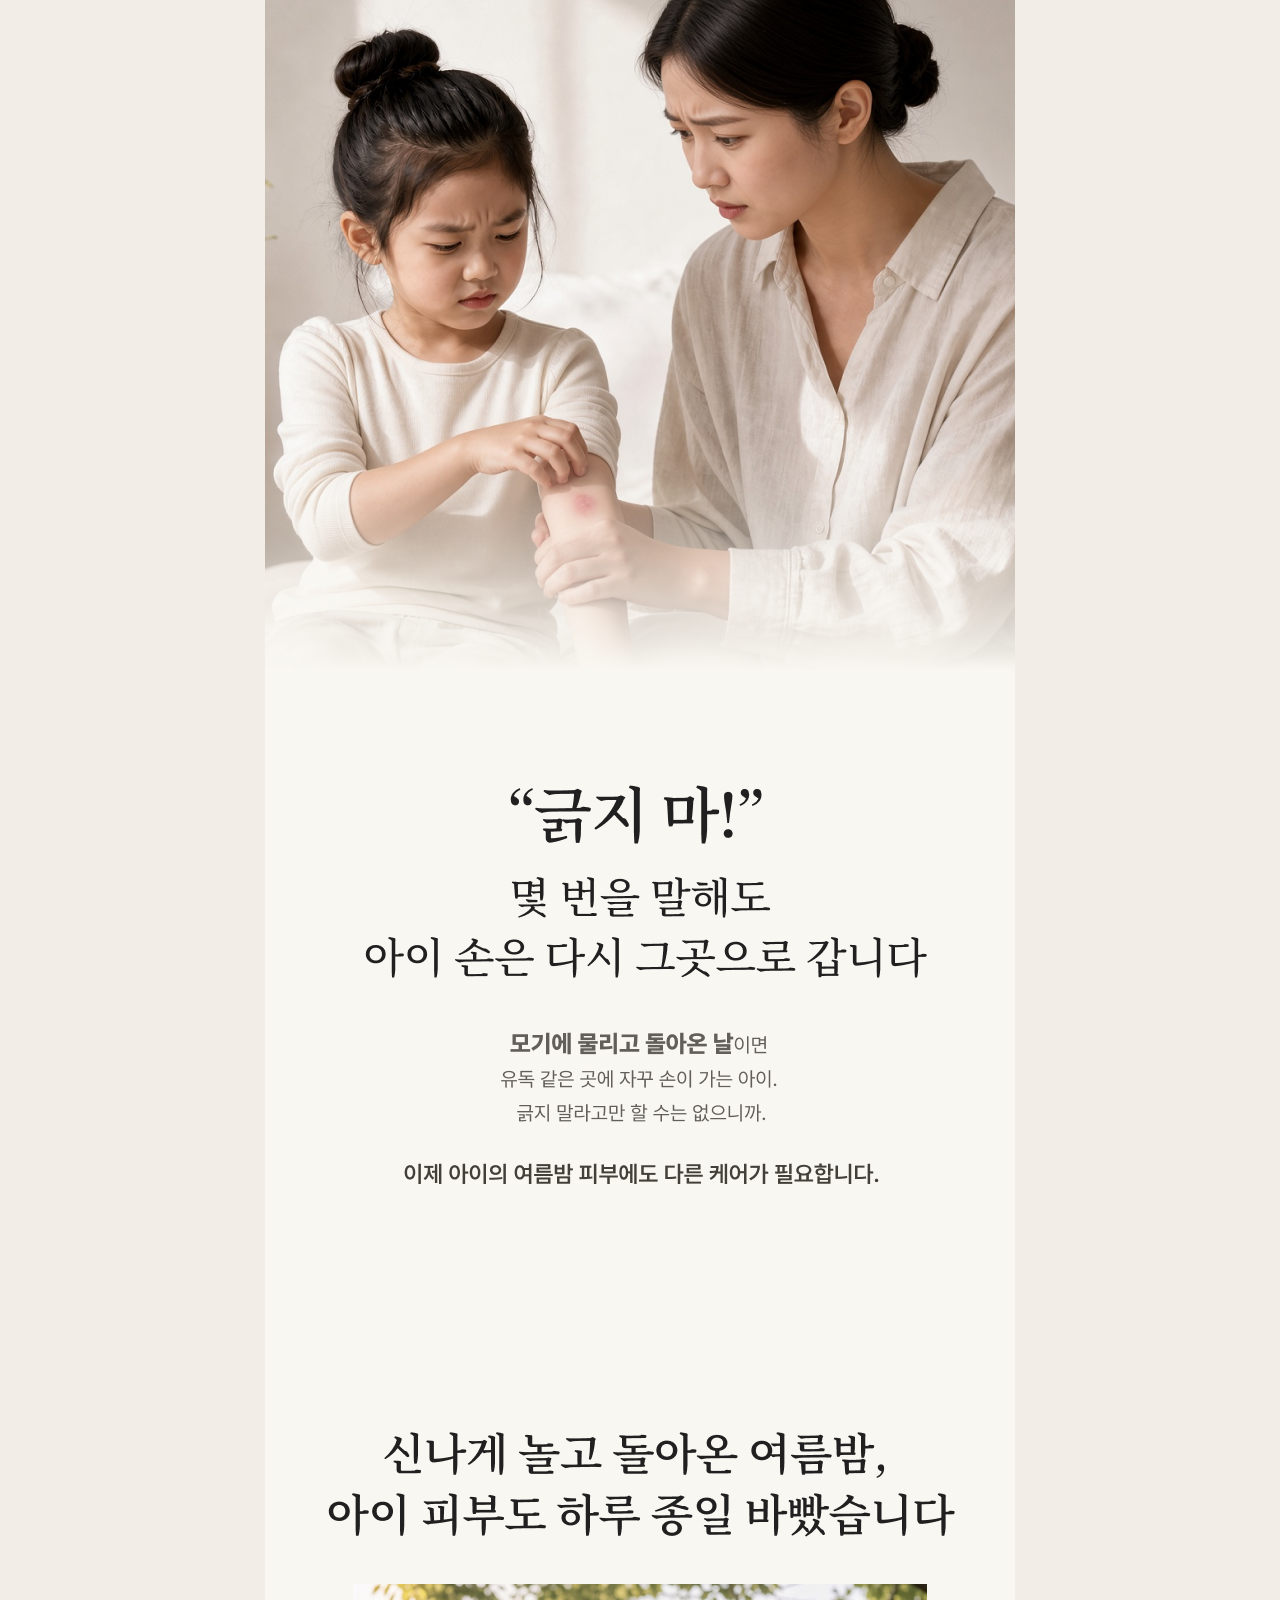
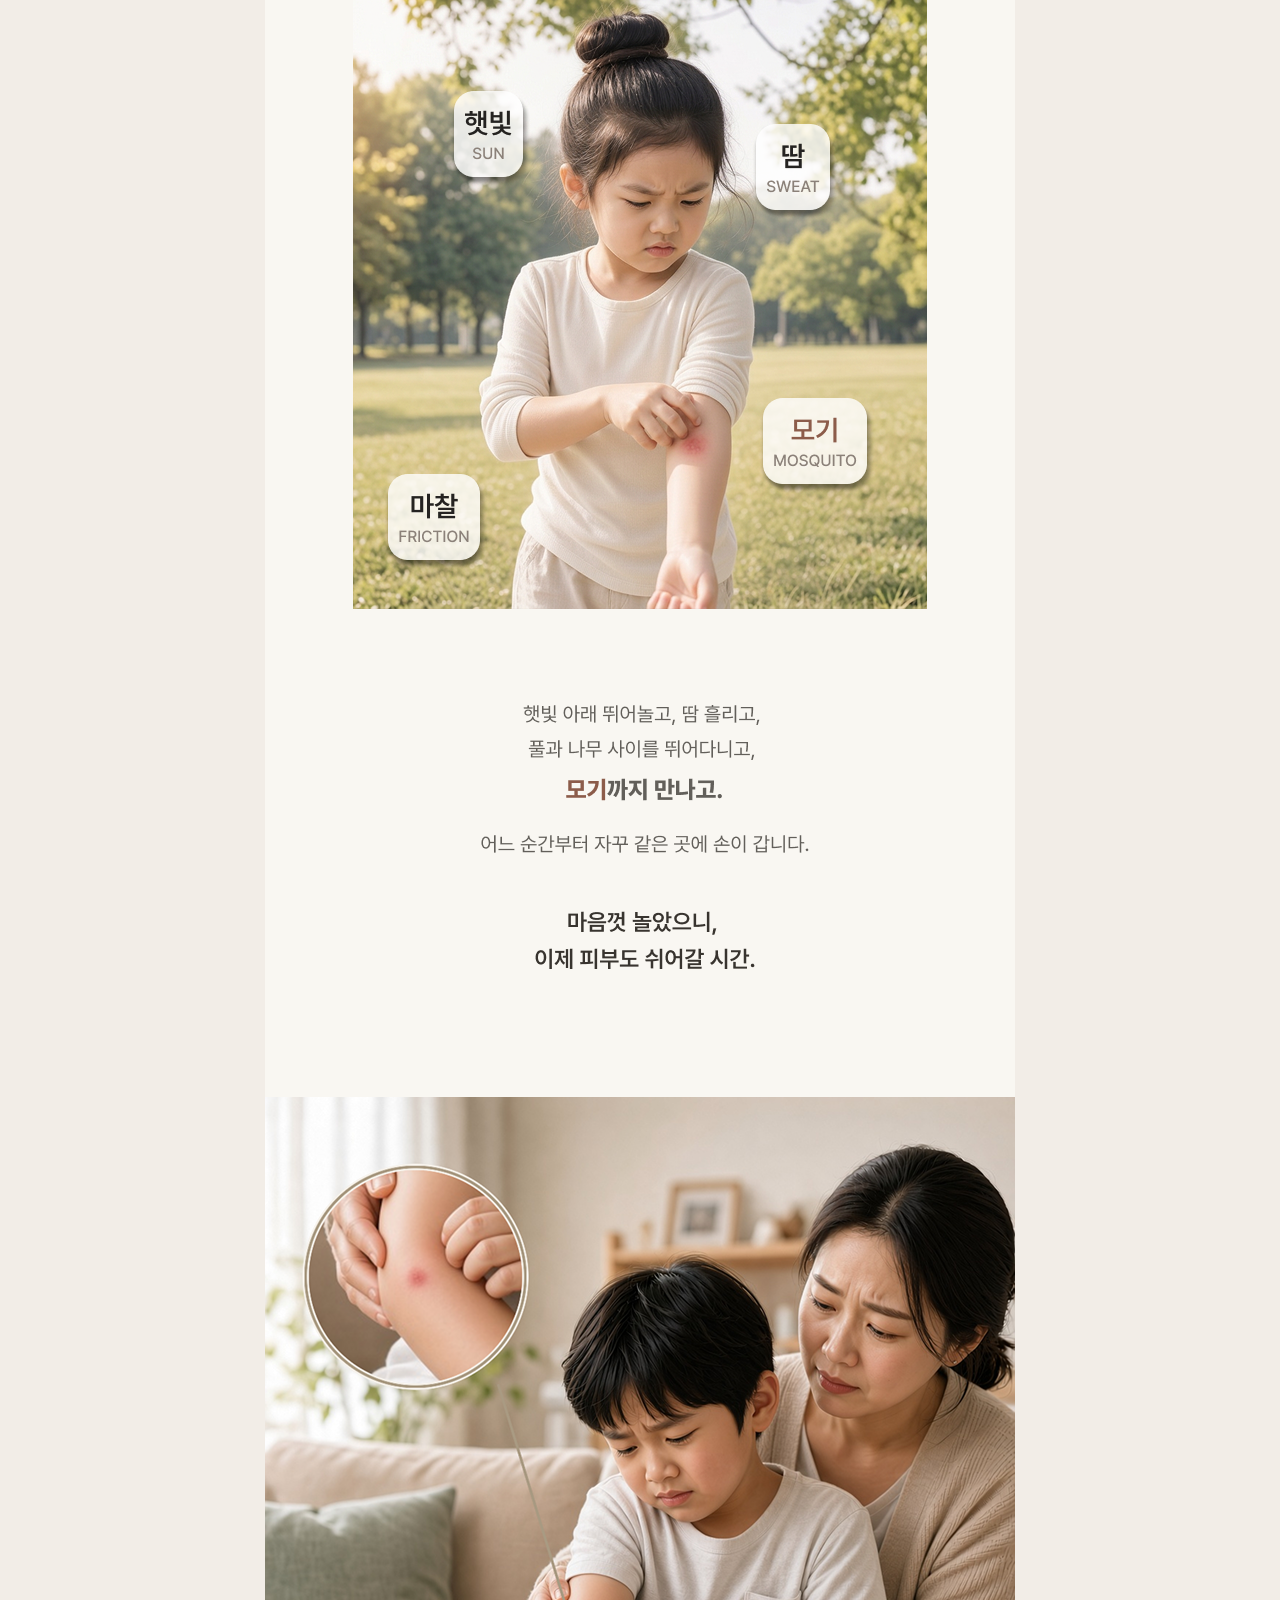
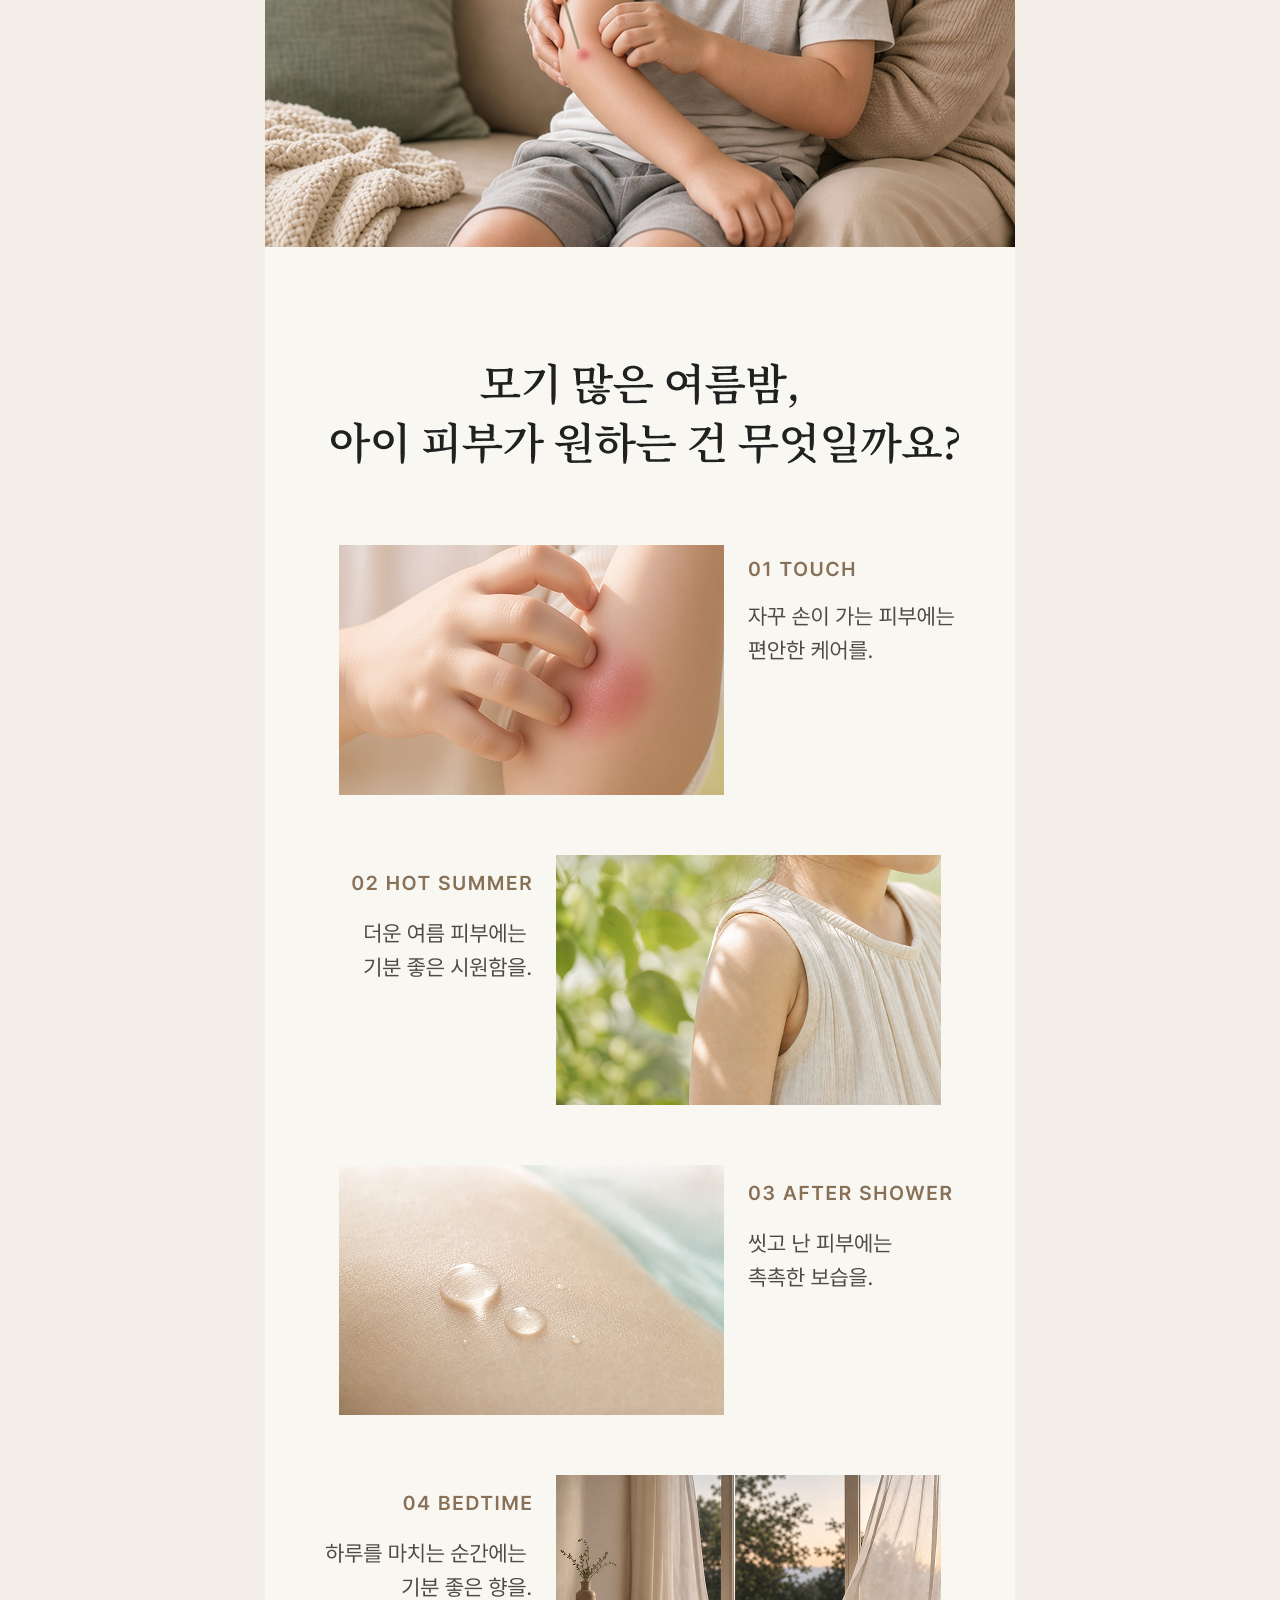
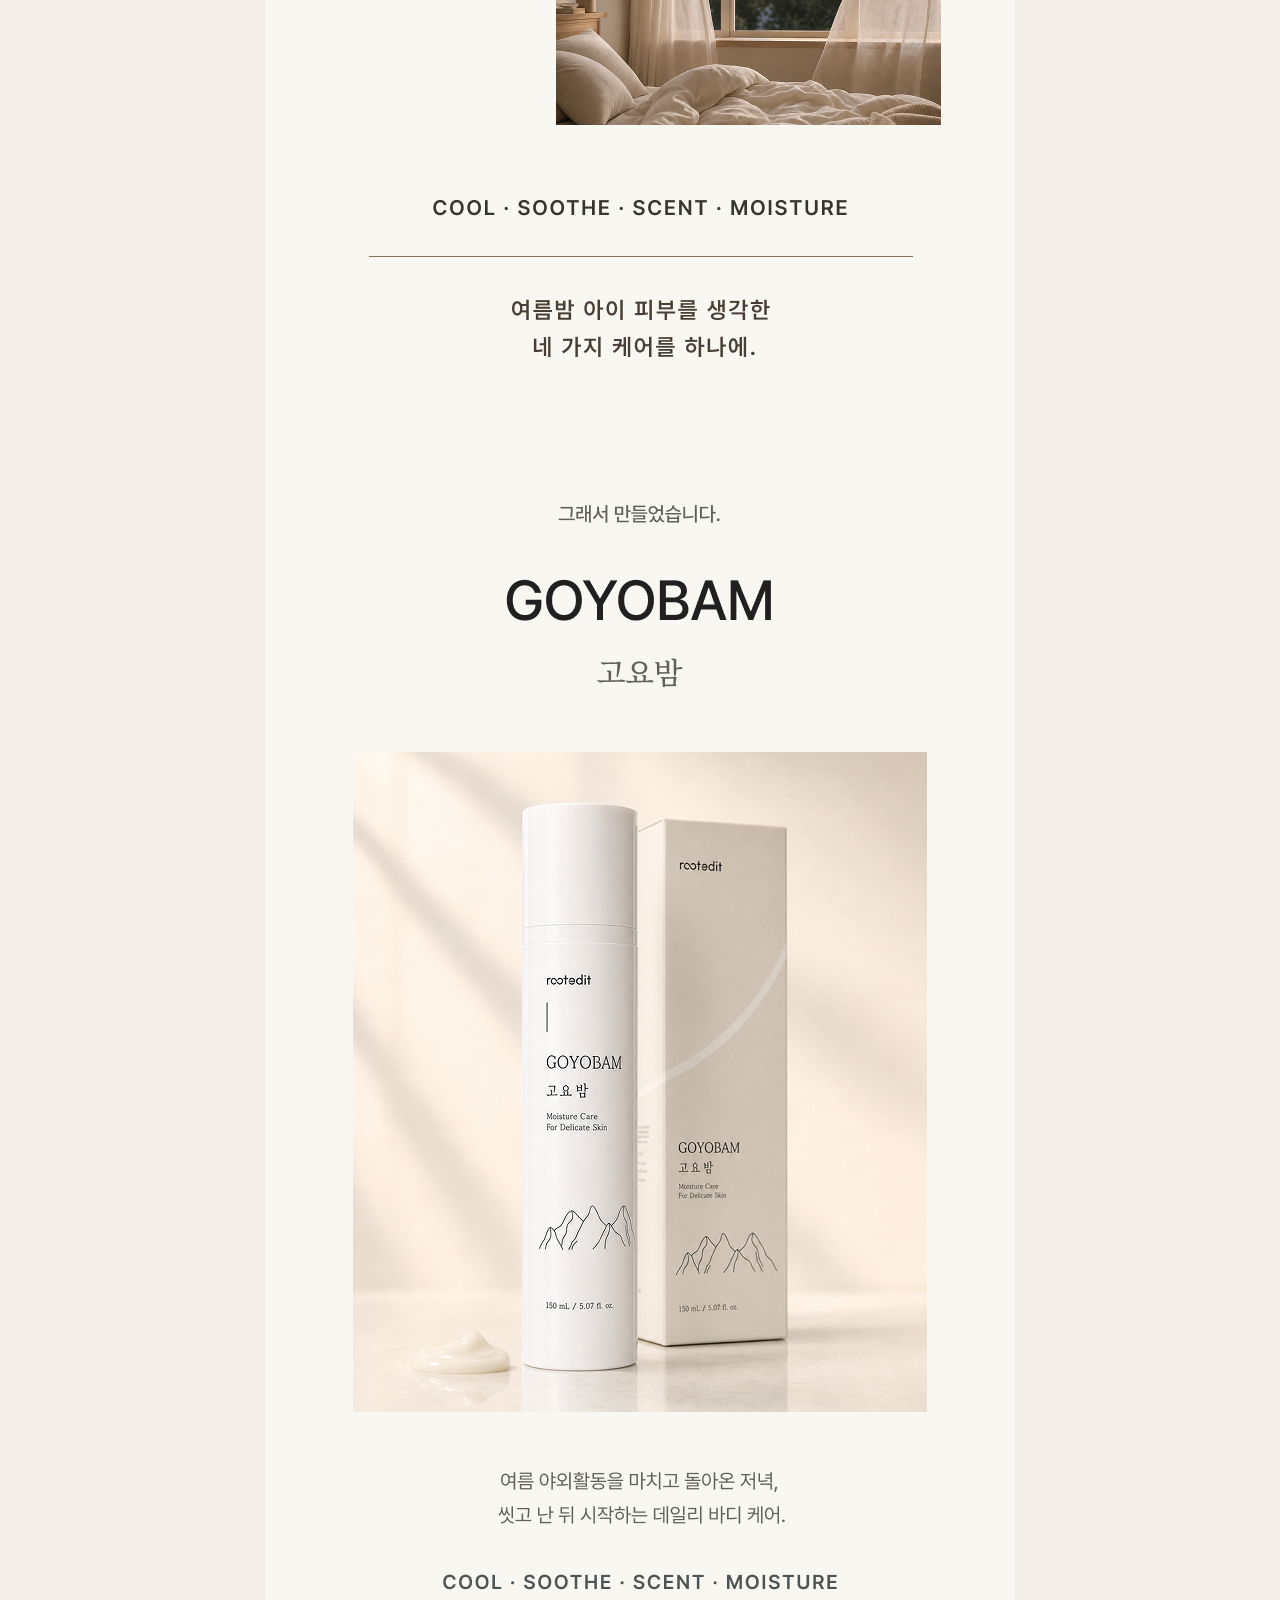
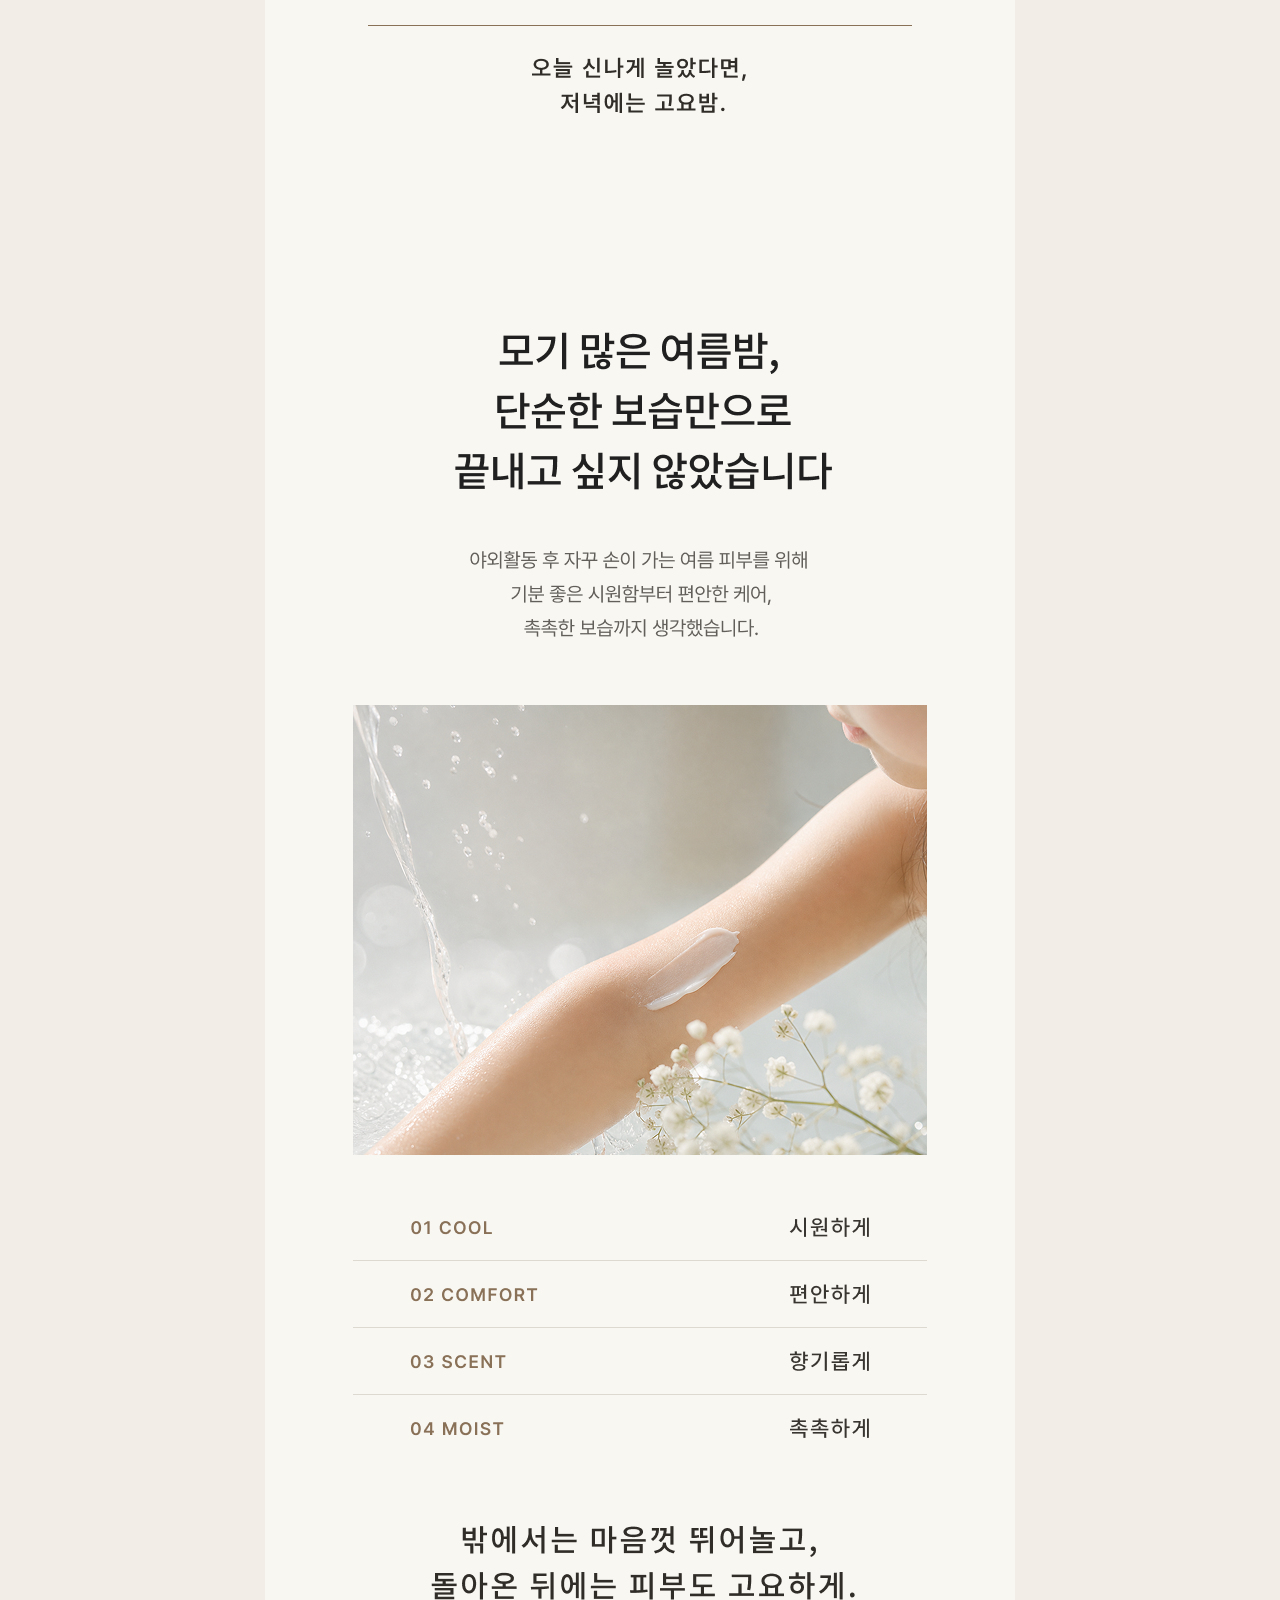
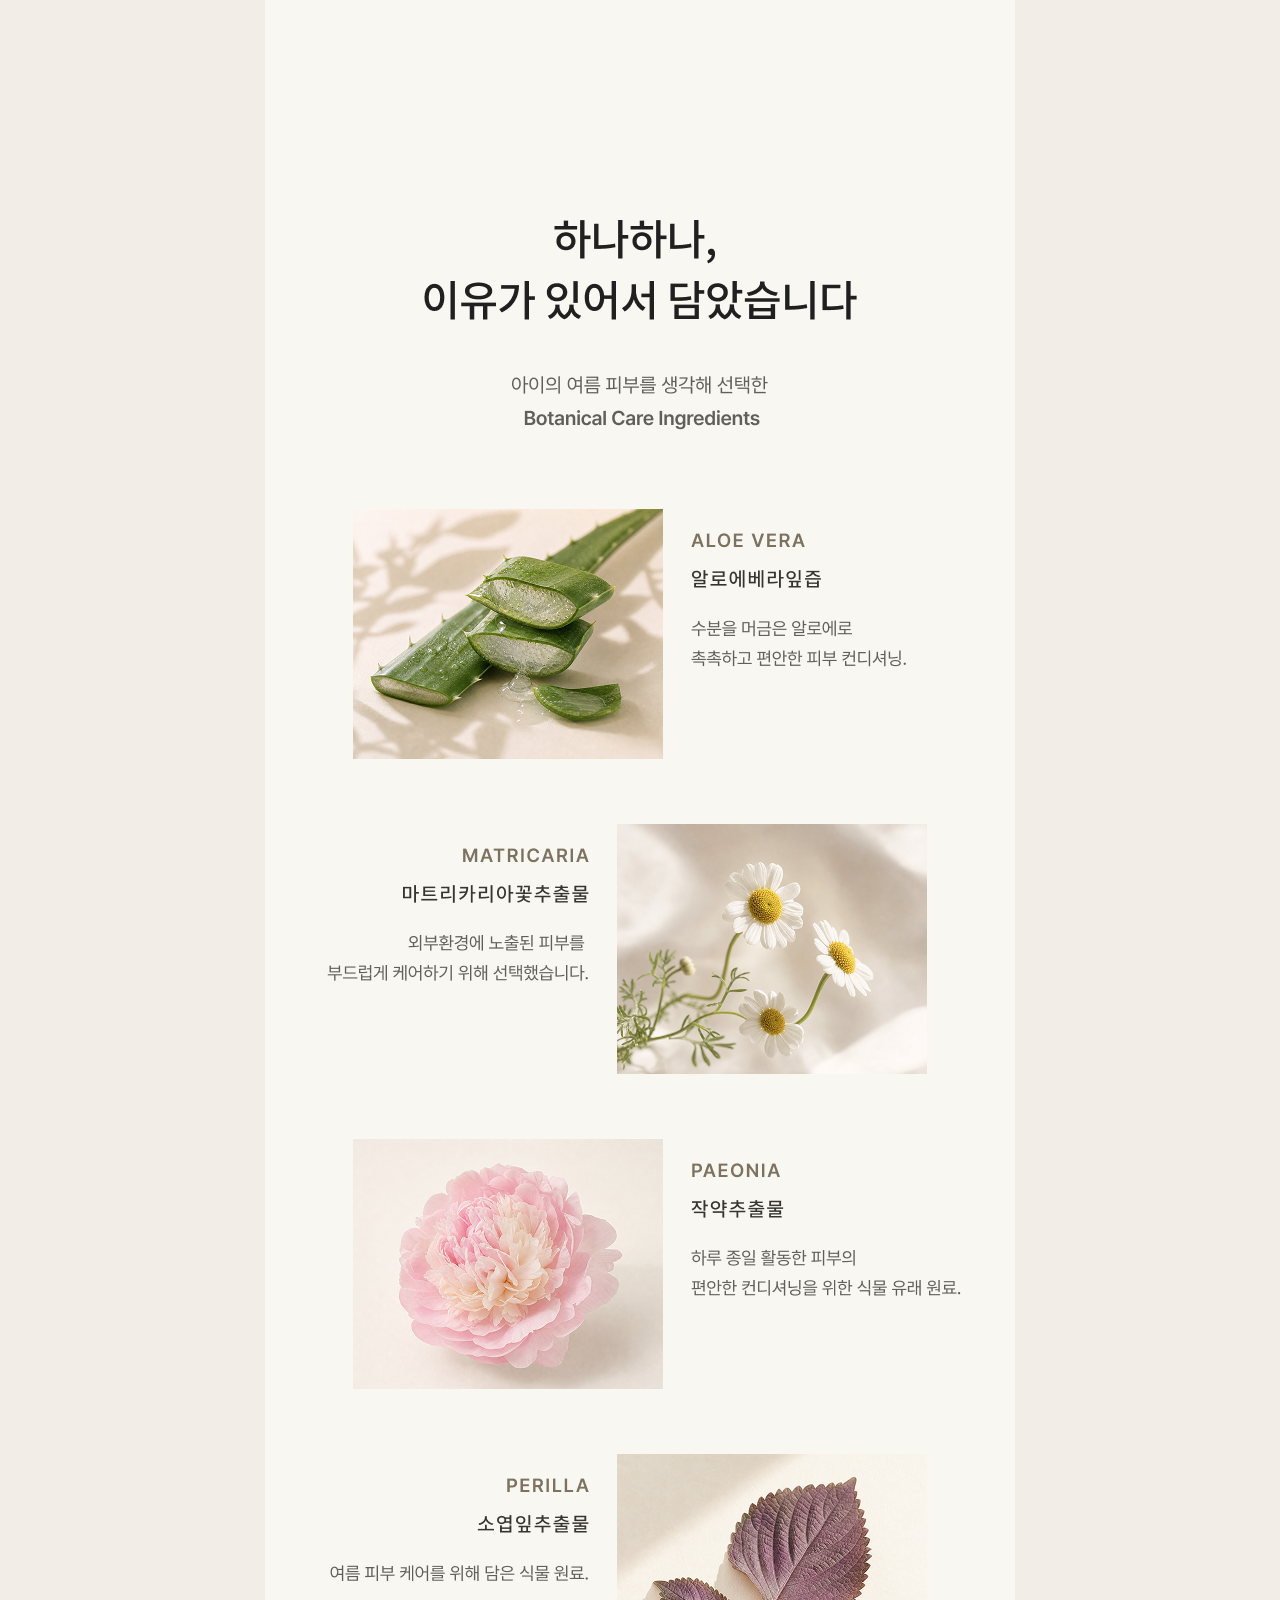
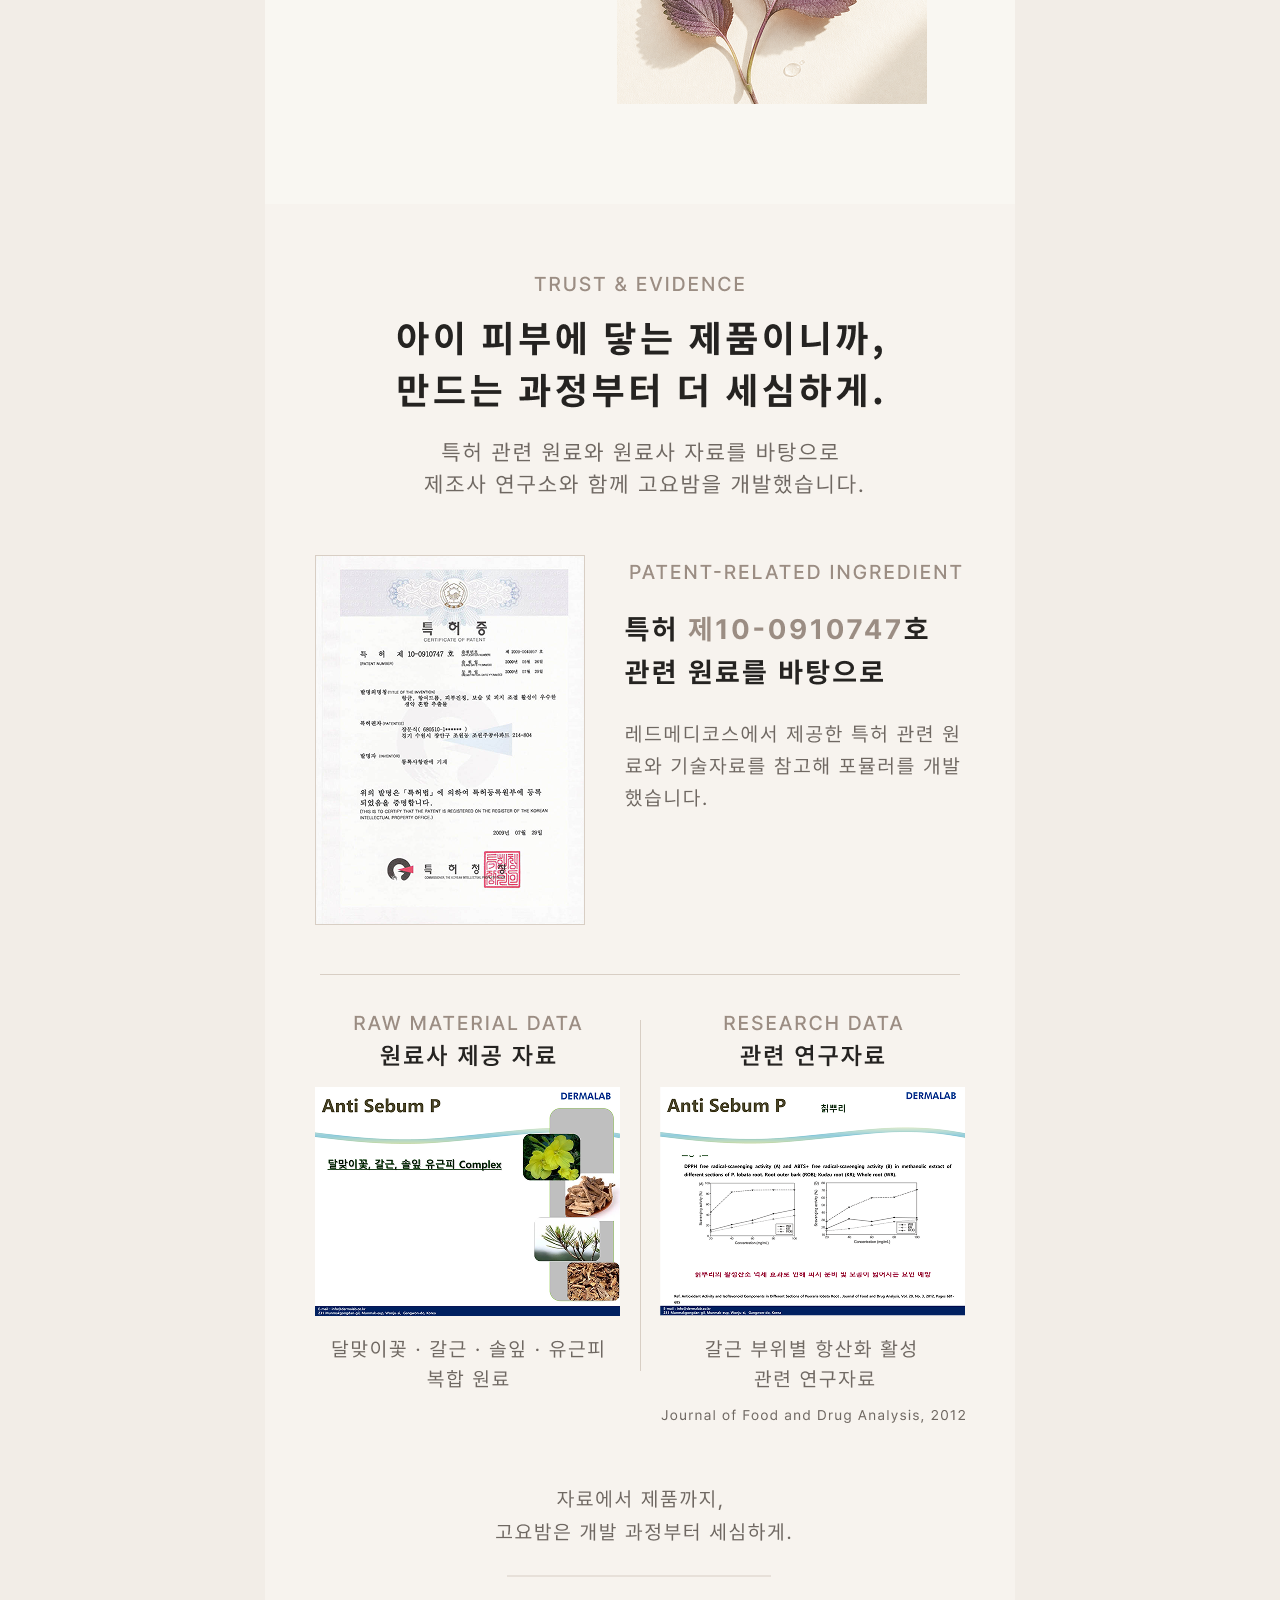
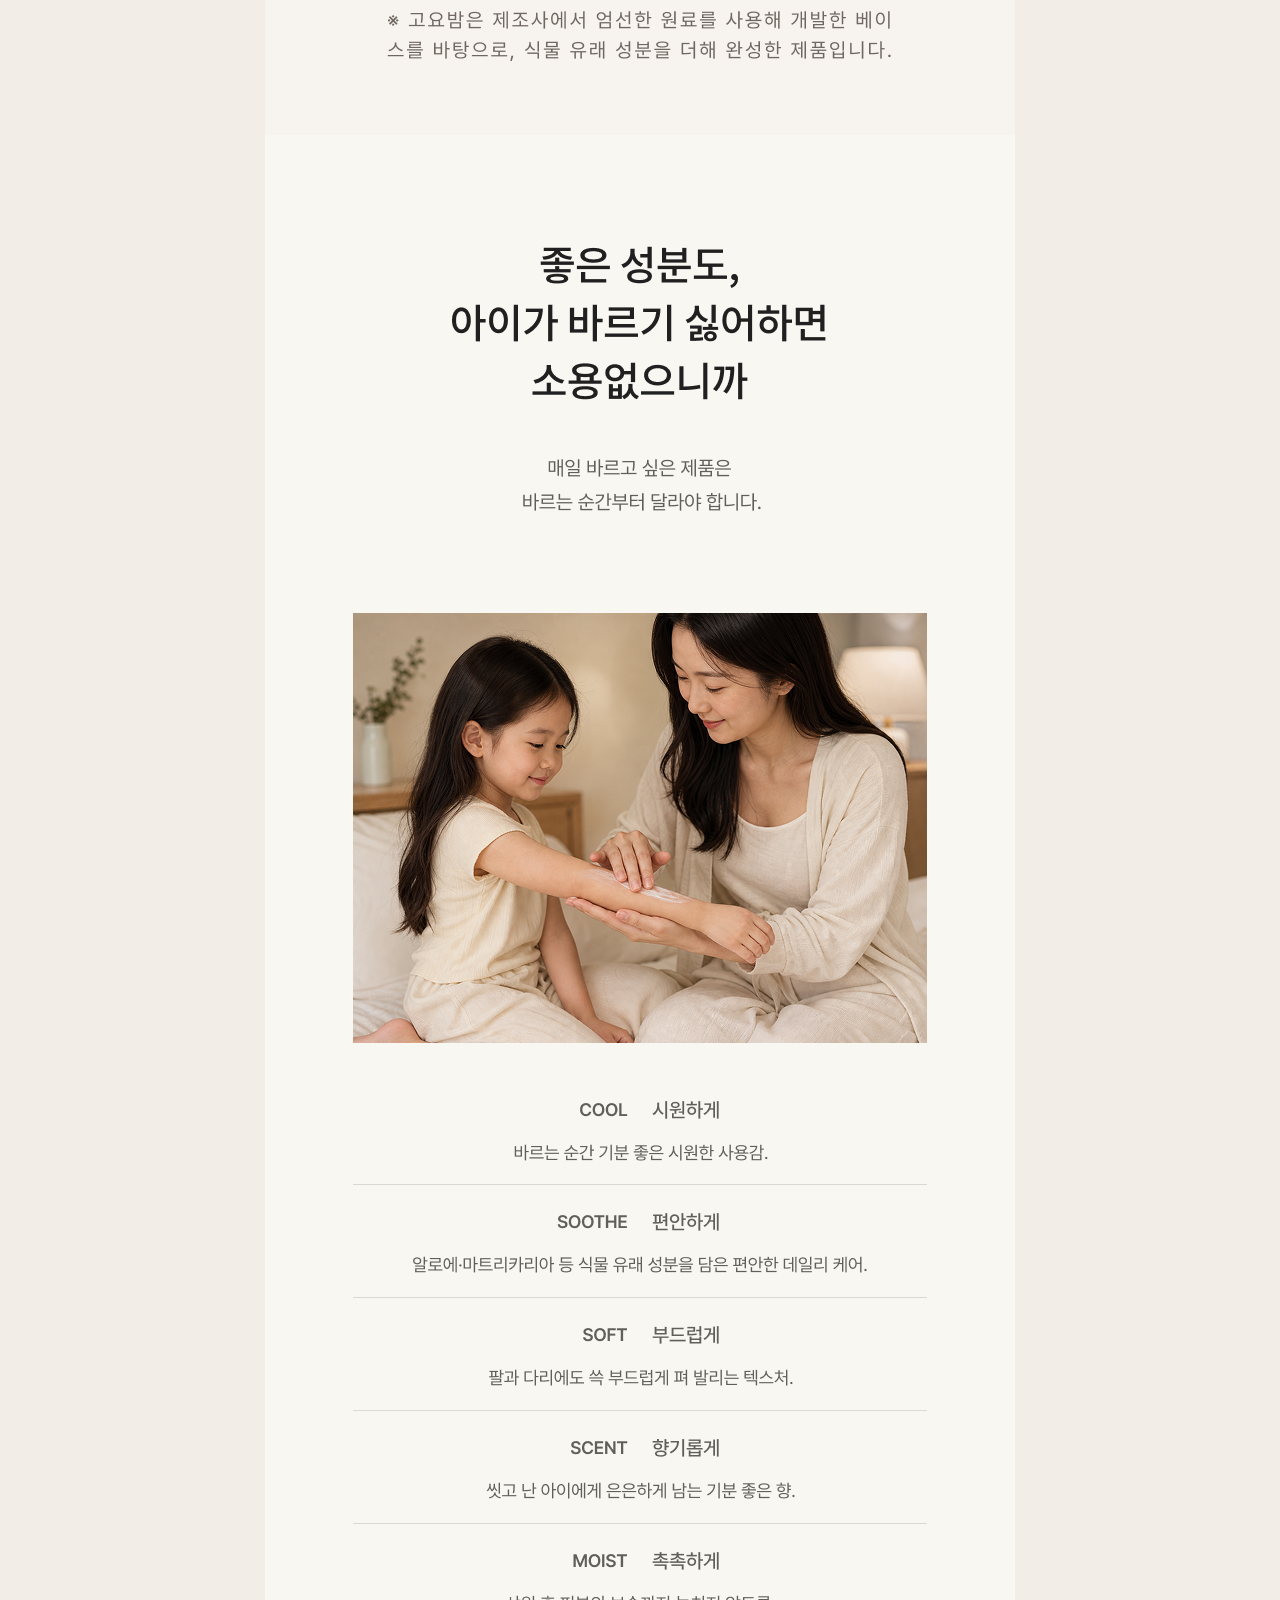
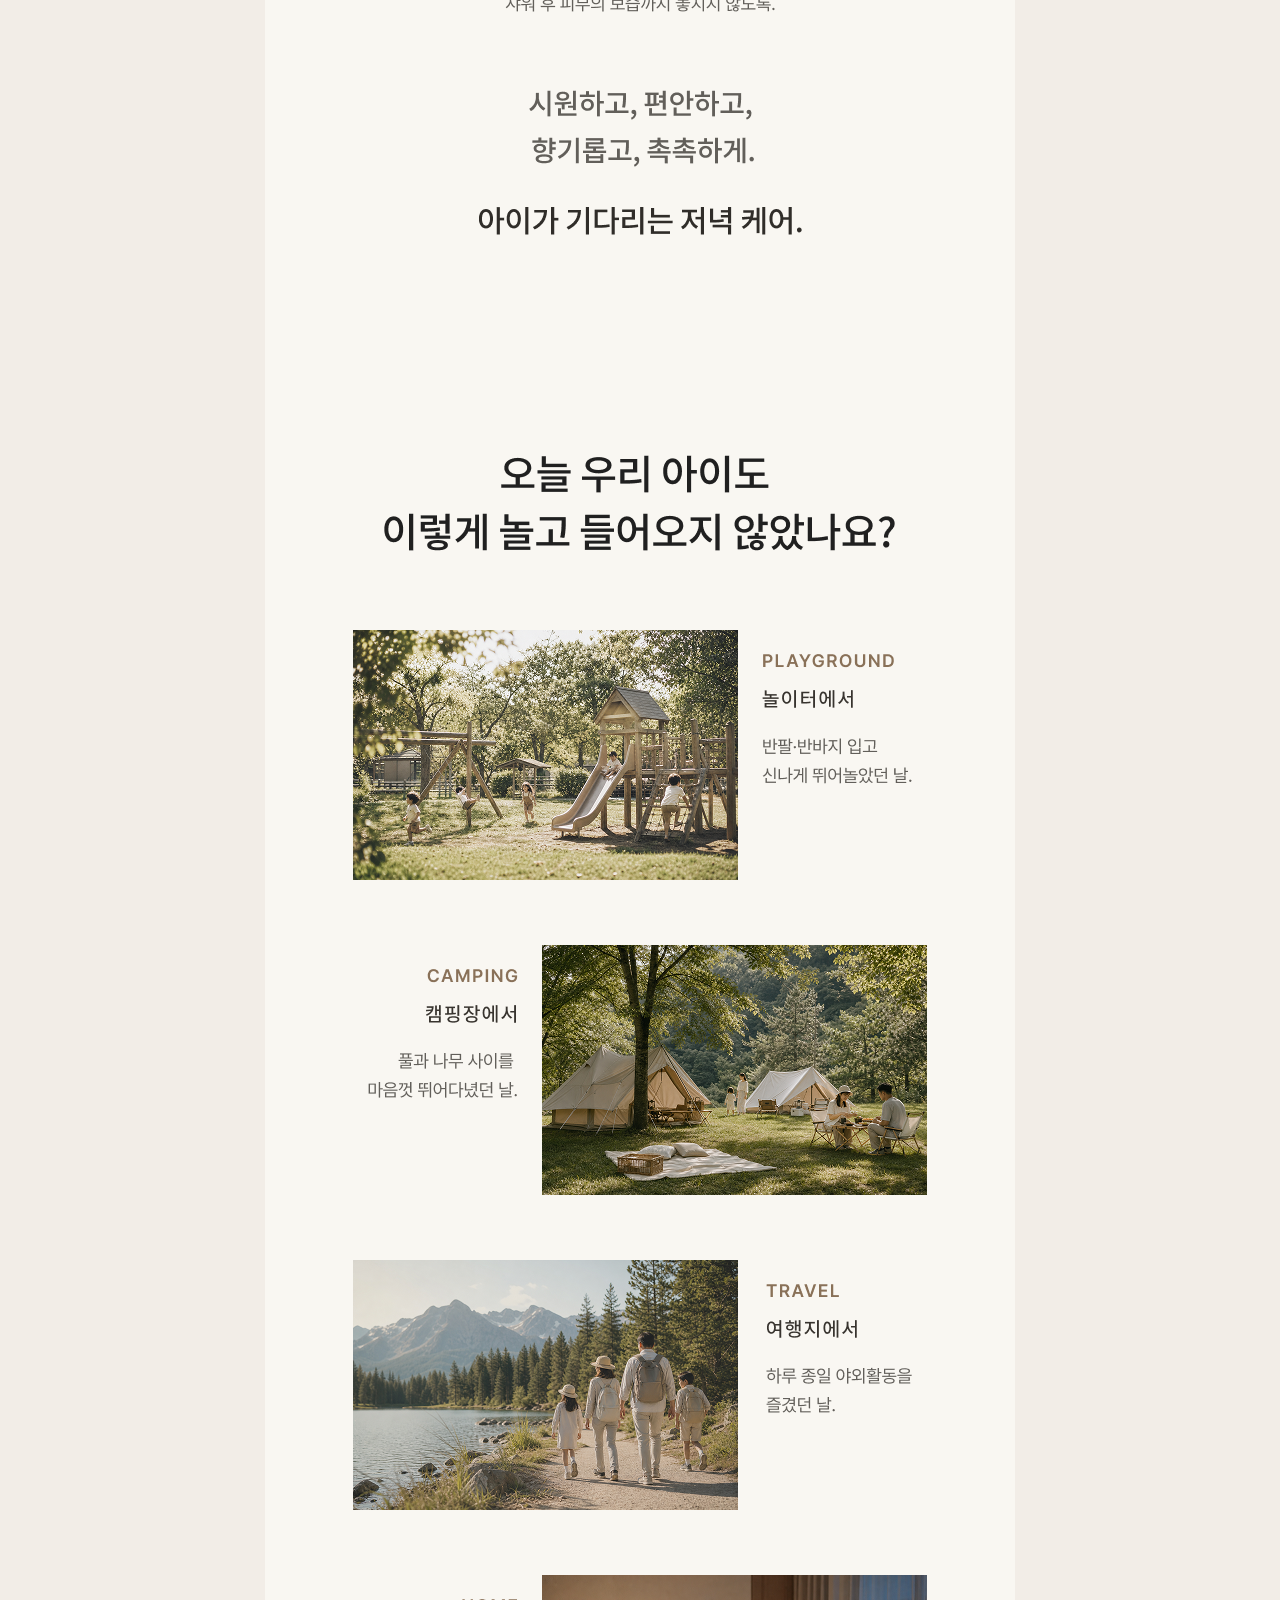
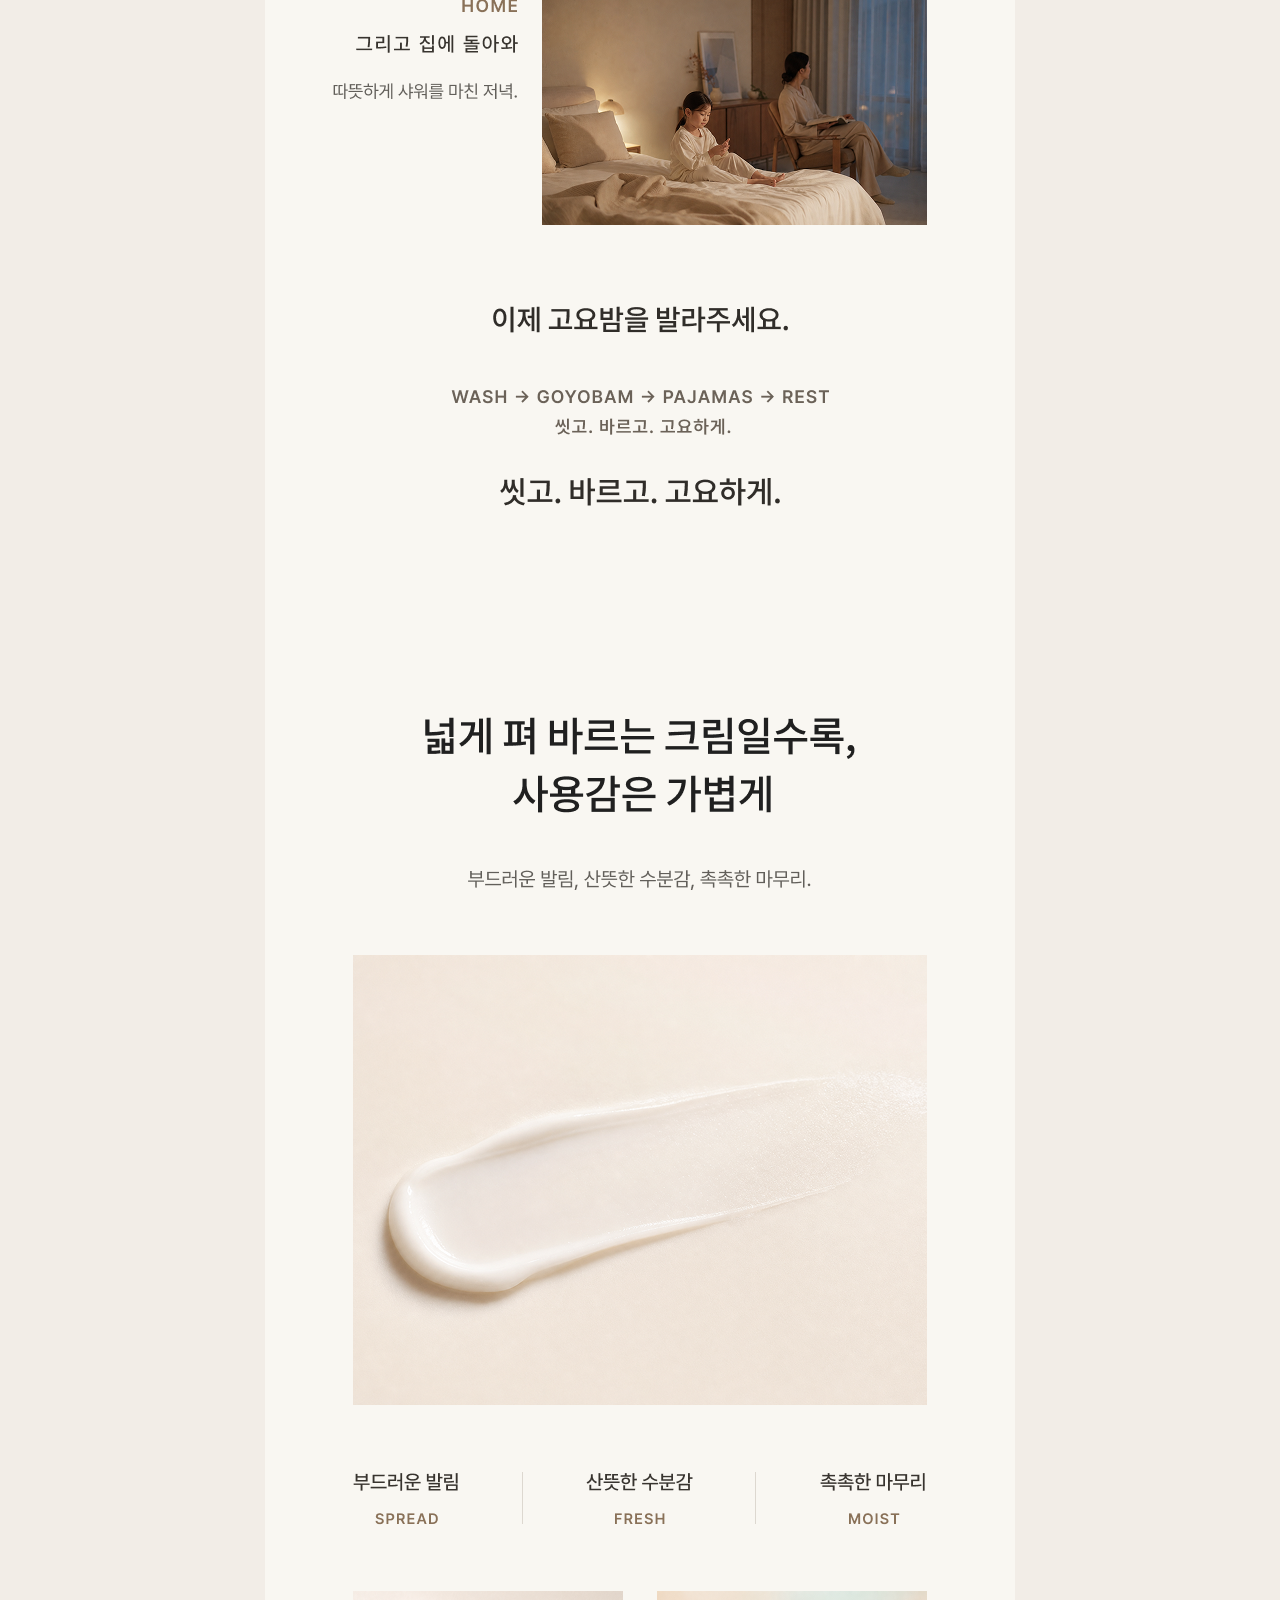
<file: resole-lotion-demo/goyobam/index.html>
<!doctype html>
<html lang="ko">
<head>
  <meta charset="UTF-8" />
  <meta name="viewport" content="width=device-width, initial-scale=1.0" />
  <title>ROOTEDIT GOYOBAM 상세페이지</title>
  <style>
    * { box-sizing: border-box; }
    html, body { margin: 0; padding: 0; background: #f2ede7; }
    body { overflow-x: hidden; }
    .artboards { width: 100%; max-width: 750px; margin: 0 auto; background: #fff; line-height: 0; }
    .artboards img, .artboards video { display: block; width: 100%; height: auto; margin: 0; border: 0; }
    .sr-only { position: absolute; width: 1px; height: 1px; padding: 0; margin: -1px; overflow: hidden; clip: rect(0, 0, 0, 0); white-space: nowrap; border: 0; }
  </style>
</head>
<body>
  <main class="artboards">
    <h1 class="sr-only">ROOTEDIT GOYOBAM 고요밤 150 ml 상세페이지</h1>
    <img src="../assets/goyobam/detail/01.png?v=20260905-r7" alt="고요밤 상세 아트보드 1" width="750" height="1310" fetchpriority="high" />
    <img src="../assets/goyobam/detail/02.png?v=20260905-r7" alt="고요밤 상세 아트보드 2" width="750" height="1387" loading="lazy" />
    <img src="../assets/goyobam/detail/03.png?v=20260905-r7" alt="고요밤 상세 아트보드 3" width="750" height="750" loading="lazy" />
    <img src="../assets/goyobam/detail/04.png?v=20260905-r7" alt="고요밤 상세 아트보드 4" width="750" height="1763" loading="lazy" />
    <img src="../assets/goyobam/detail/05.png?v=20260905-r7" alt="고요밤 상세 아트보드 5" width="750" height="1410" loading="lazy" />
    <img src="../assets/goyobam/detail/06.png?v=20260905-r7" alt="고요밤 상세 아트보드 6" width="750" height="1488" loading="lazy" />
    <img src="../assets/goyobam/detail/07.png?v=20260905-r7" alt="고요밤 상세 아트보드 7" width="750" height="1696" loading="lazy" />
    <img src="../assets/goyobam/detail/08.png?v=20260908-r8" alt="고요밤 상세 아트보드 8" width="750" height="1531" loading="lazy" />
    <img src="../assets/goyobam/detail/09.png?v=20260905-r7" alt="고요밤 상세 아트보드 9" width="750" height="1809" loading="lazy" />
    <img src="../assets/goyobam/detail/10.png?v=20260905-r7" alt="고요밤 상세 아트보드 10" width="750" height="1862" loading="lazy" />
    <img src="../assets/goyobam/detail/11.png?v=20260905-r7" alt="고요밤 상세 아트보드 11" width="750" height="1275" loading="lazy" />
    <img src="../assets/goyobam/detail/12.png?v=20260905-r7" alt="고요밤 상세 아트보드 12" width="750" height="1161" loading="lazy" />
    <img src="../assets/goyobam/detail/13.png?v=20260908-r9" alt="고요밤 상세 아트보드 13" width="750" height="2961" loading="lazy" />
    <img src="../assets/goyobam/detail/14.png?v=20260905-r7" alt="고요밤 상세 아트보드 14" width="750" height="1951" loading="lazy" />
    <img src="../assets/goyobam/detail/15.png?v=20260905-r7" alt="고요밤 상세 아트보드 15" width="750" height="1823" loading="lazy" />
  </main>
</body>
</html>
</file>
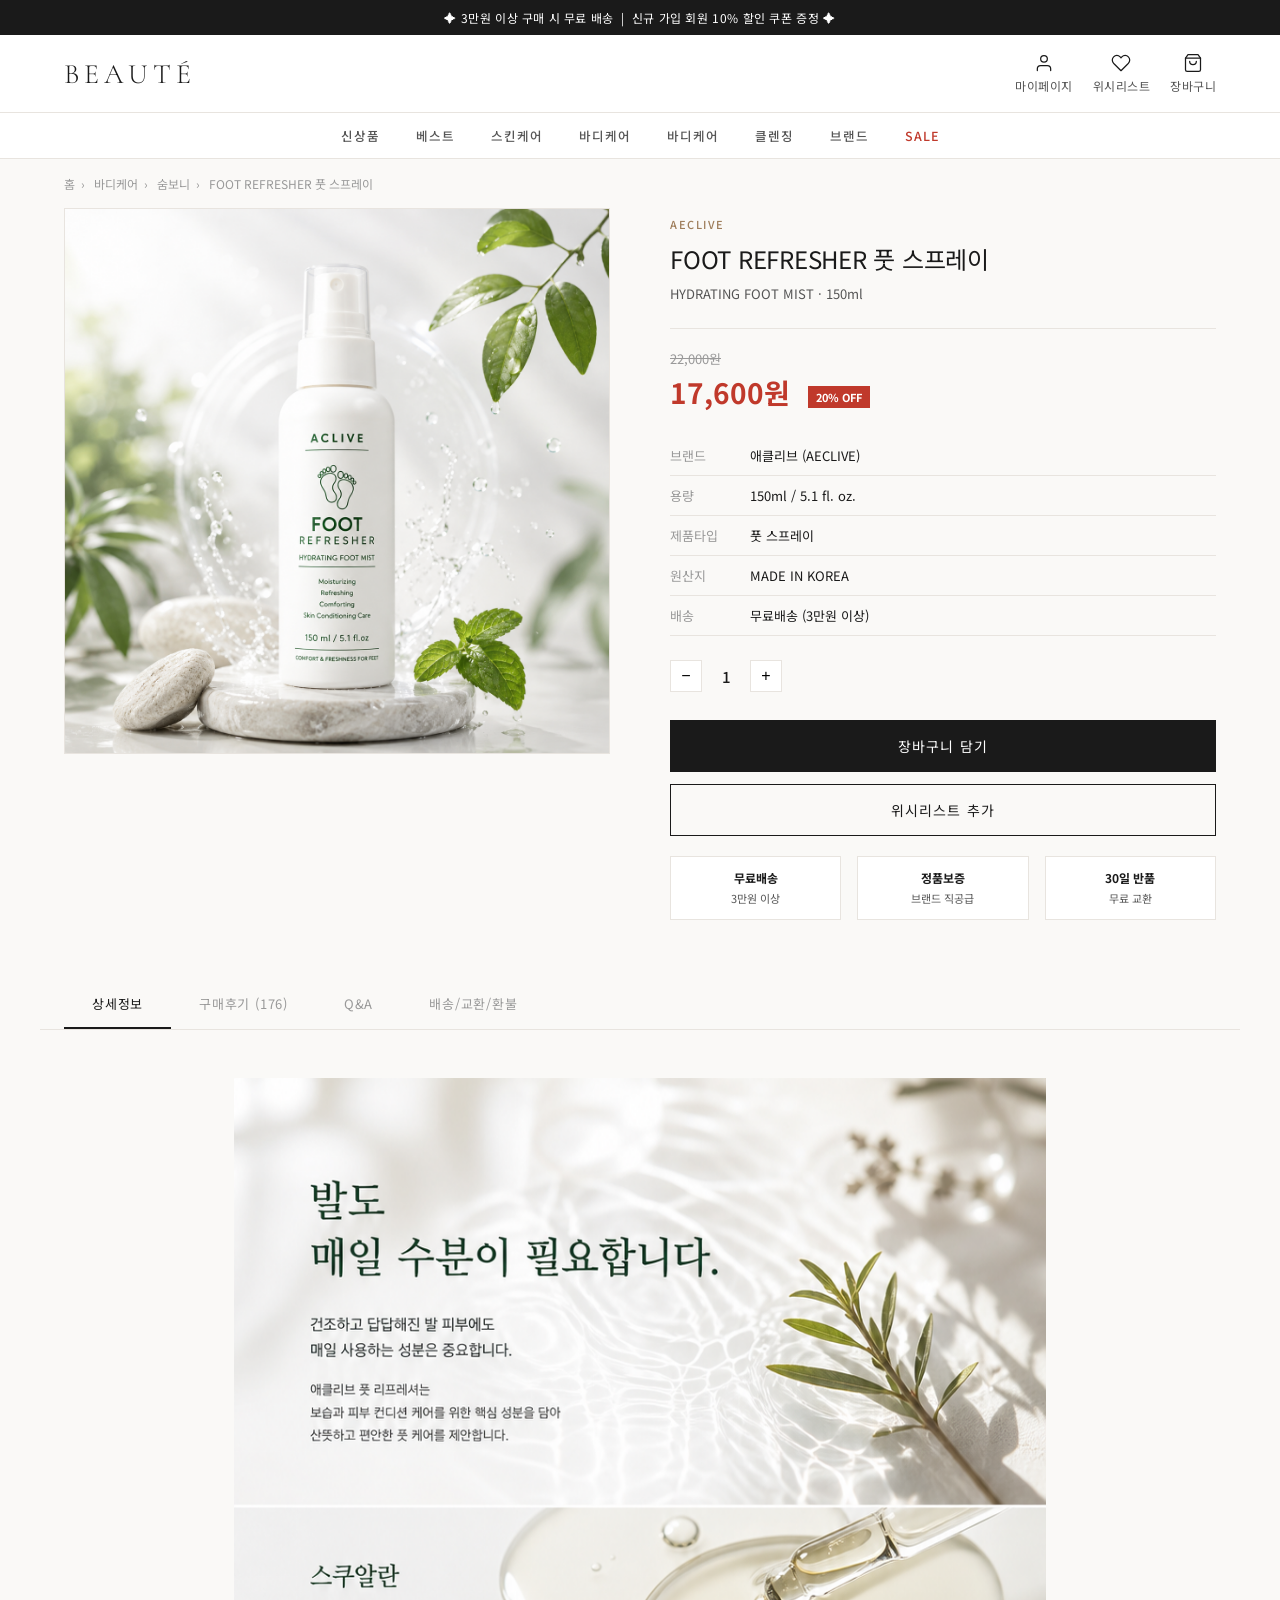
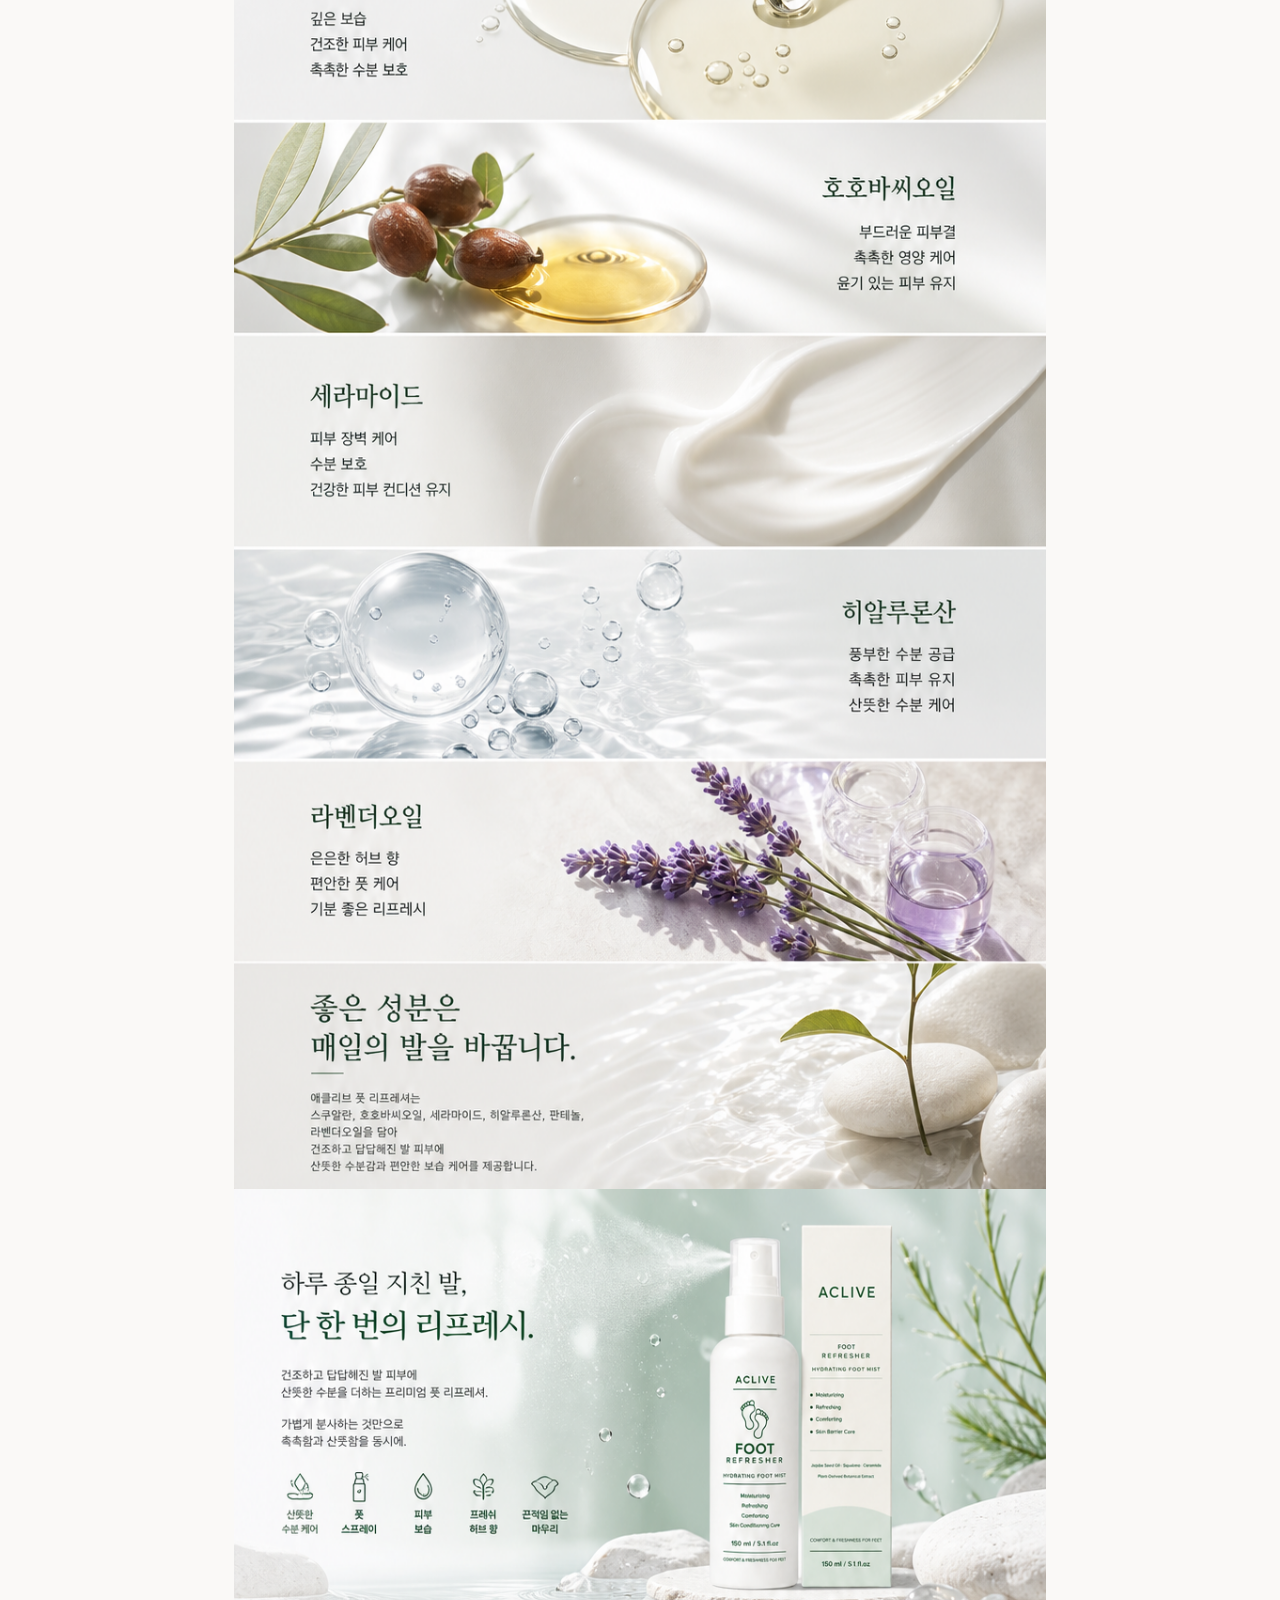
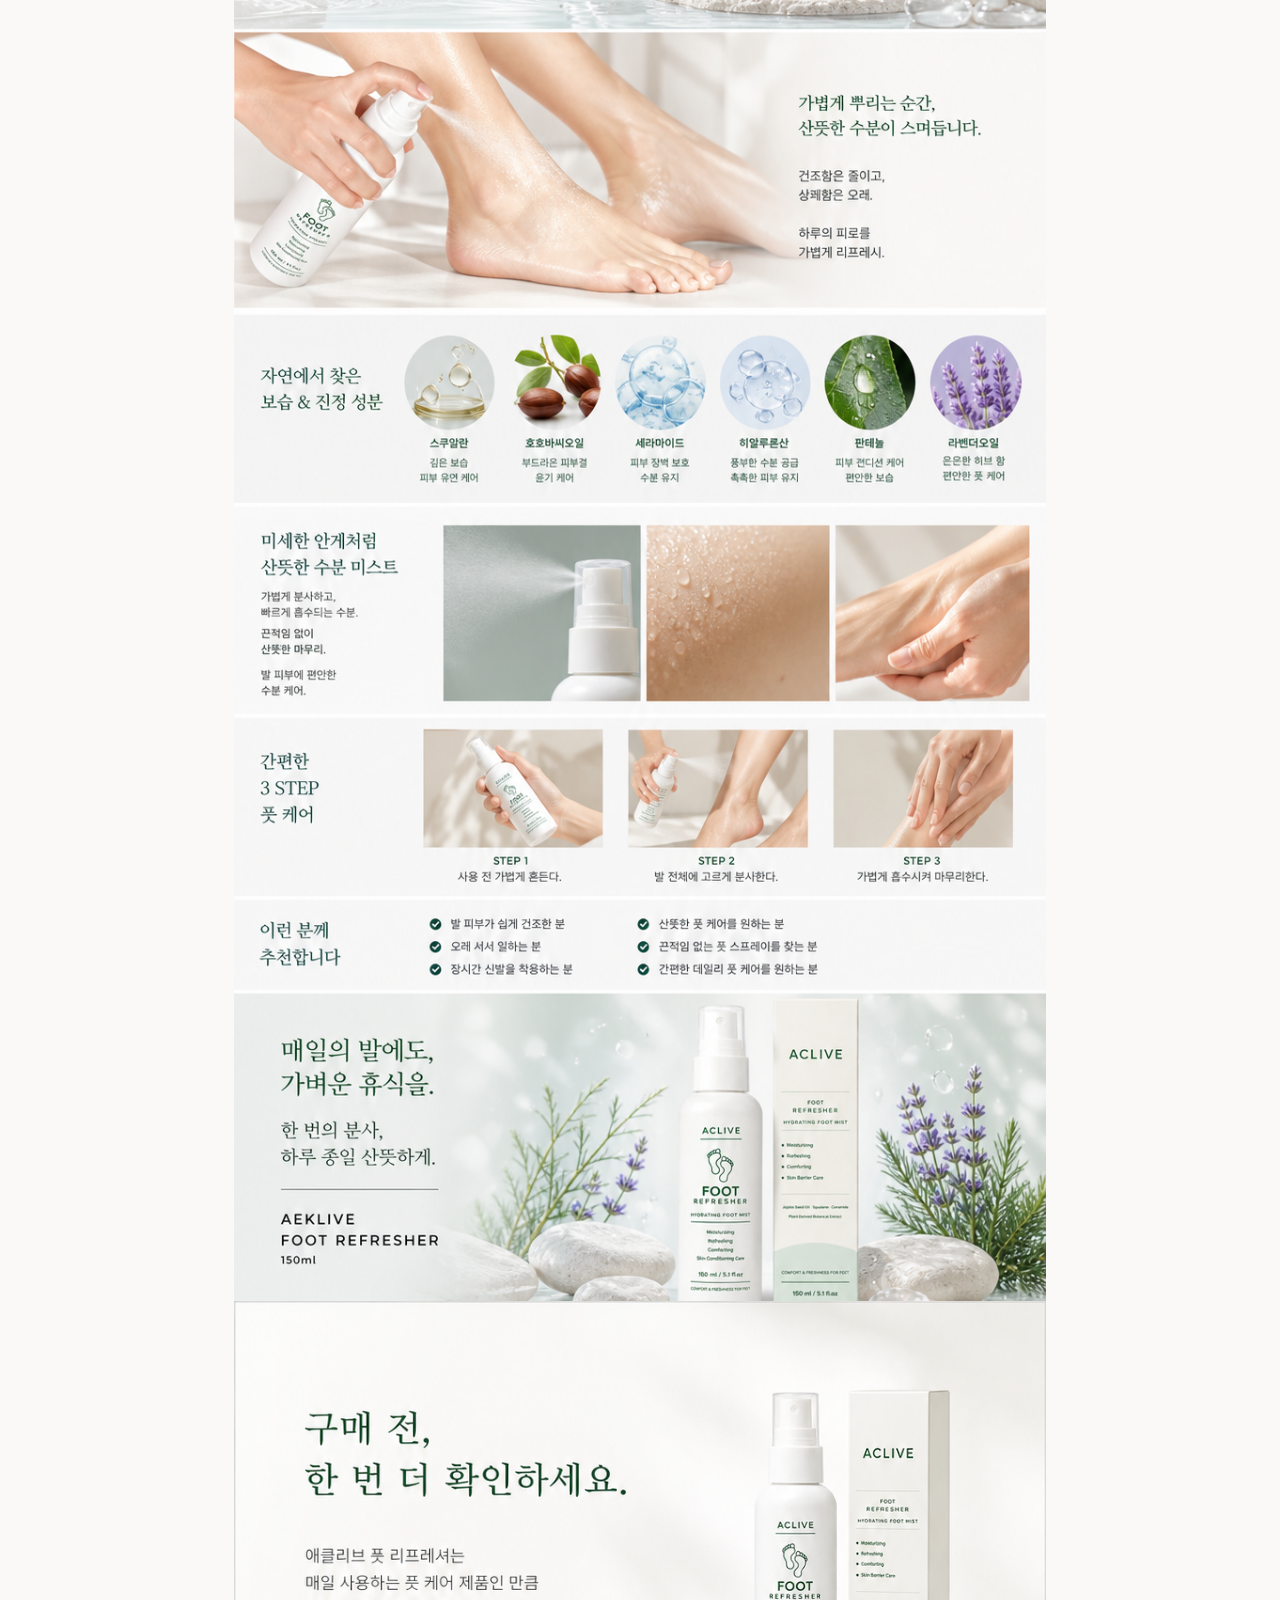
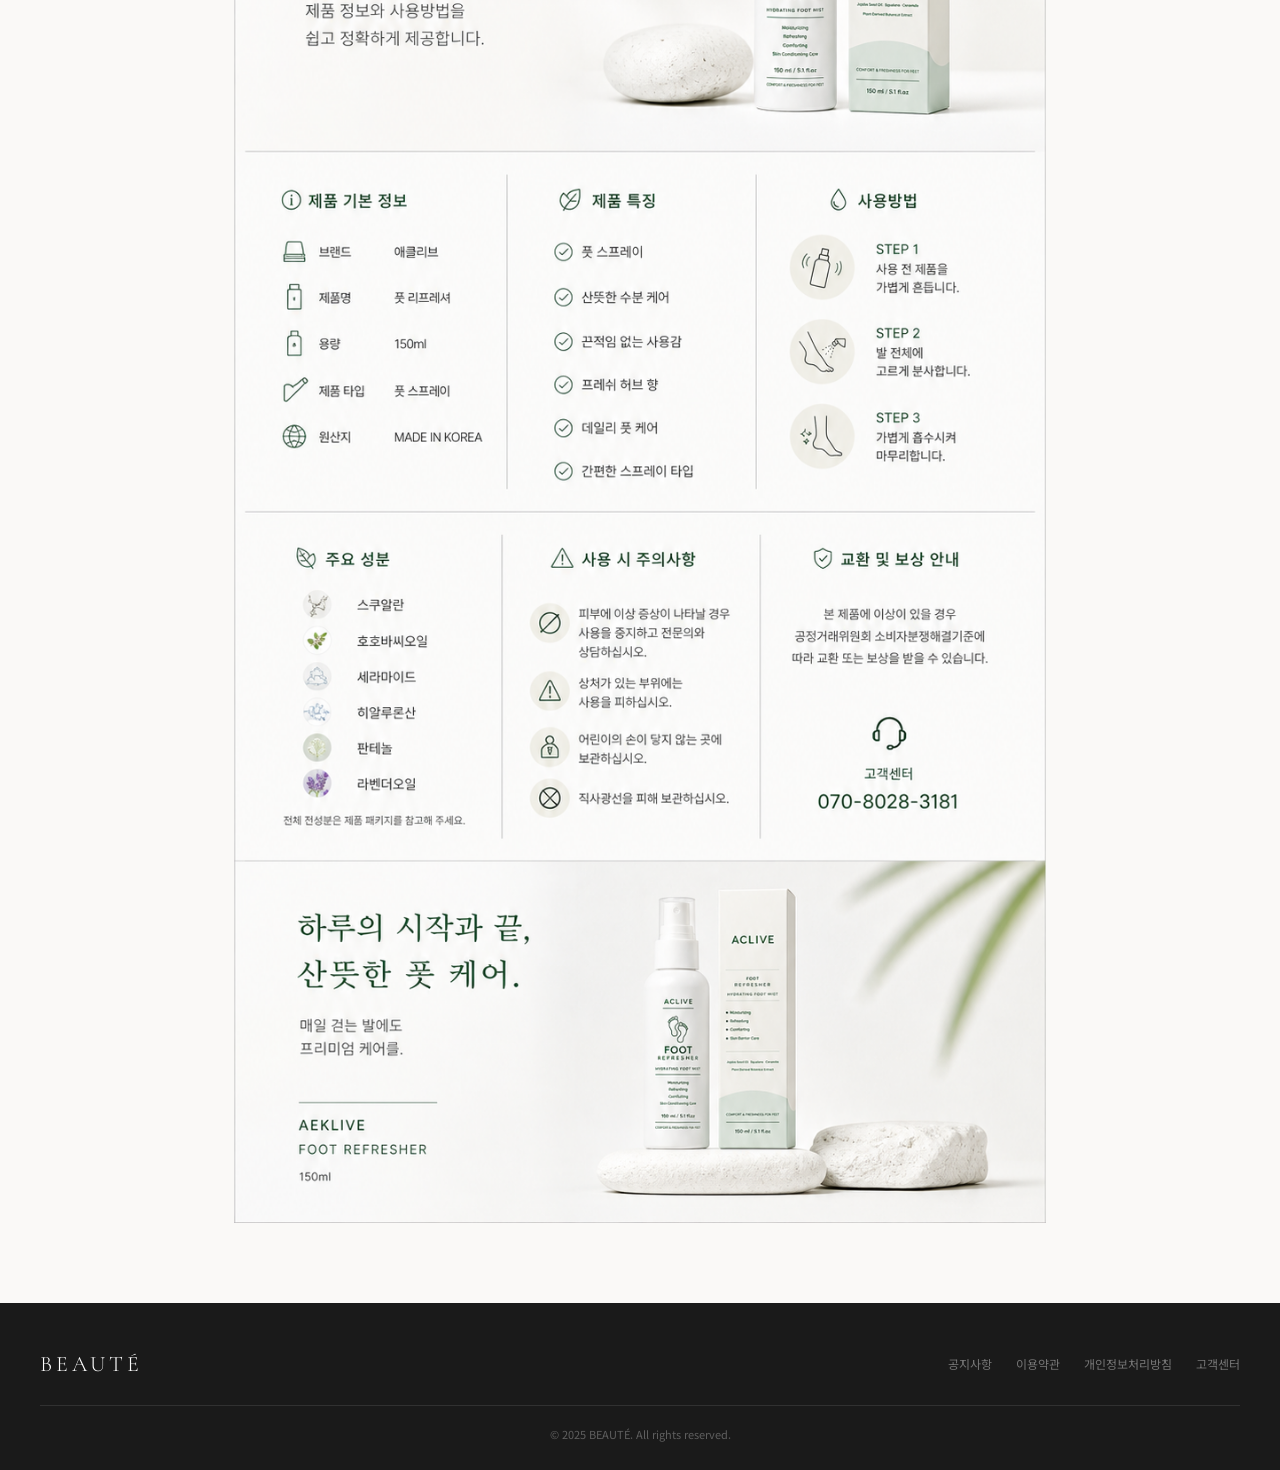
<file: product-aeclive.html>
<!DOCTYPE html>
<html lang="ko">
<head>
<meta charset="UTF-8">
<meta name="viewport" content="width=device-width, initial-scale=1.0">
<title>AECLIVE FOOT REFRESHER — BEAUTÉ</title>
<link href="https://fonts.googleapis.com/css2?family=Noto+Sans+KR:wght@300;400;500;700&family=Cormorant+Garamond:ital,wght@0,300;0,400;1,300&display=swap" rel="stylesheet">
<style>
*,*::before,*::after{box-sizing:border-box;margin:0;padding:0}
:root{--bg:#faf9f7;--white:#fff;--text-dark:#1a1a1a;--text-mid:#555;--text-light:#999;--border:#e8e4df;--accent:#c8a882;--accent-dark:#9e7d5a;--sale:#c0392b}
body{font-family:'Noto Sans KR',sans-serif;background:var(--bg);color:var(--text-dark);font-size:14px}
a{text-decoration:none;color:inherit}

/* HEADER */
.notice-bar{background:var(--text-dark);color:#fff;text-align:center;padding:9px;font-size:12px;letter-spacing:.05em}
header{background:var(--white);border-bottom:1px solid var(--border);position:sticky;top:0;z-index:100}
.header-top{display:flex;align-items:center;justify-content:space-between;max-width:1200px;margin:0 auto;padding:18px 24px}
.logo{font-family:'Cormorant Garamond',serif;font-size:28px;font-weight:300;letter-spacing:.18em}
.header-icons{display:flex;gap:20px;align-items:center}
.header-icons a{font-size:12px;color:var(--text-mid);letter-spacing:.04em;display:flex;flex-direction:column;align-items:center;gap:4px}
.icon-svg{width:20px;height:20px;stroke:var(--text-dark);fill:none;stroke-width:1.5;stroke-linecap:round;stroke-linejoin:round}
nav{border-top:1px solid var(--border)}
nav ul{list-style:none;display:flex;justify-content:center;max-width:1200px;margin:0 auto;padding:0 24px;gap:36px}
nav ul li a{display:block;padding:13px 0;font-size:12.5px;letter-spacing:.08em;color:var(--text-mid);font-weight:500}
nav ul li a:hover{color:var(--text-dark)}

/* BREADCRUMB */
.breadcrumb{max-width:1200px;margin:0 auto;padding:16px 24px;font-size:12px;color:var(--text-light)}
.breadcrumb a{color:var(--text-light)}
.breadcrumb span{margin:0 6px}

/* PRODUCT TOP */
.product-top{max-width:1200px;margin:0 auto;padding:0 24px 60px;display:grid;grid-template-columns:1fr 1fr;gap:60px;align-items:start}
.product-thumb{background:#f8f5f2;border:1px solid var(--border);overflow:hidden}
.product-thumb img{width:100%;height:auto;display:block}
.product-info-box{padding-top:8px}
.product-brand-label{font-size:11px;color:var(--accent-dark);letter-spacing:.14em;text-transform:uppercase;margin-bottom:10px;font-weight:500}
.product-title{font-size:24px;font-weight:400;line-height:1.4;margin-bottom:8px;letter-spacing:-.01em}
.product-subtitle{font-size:13px;color:var(--text-mid);margin-bottom:24px;line-height:1.6}
.divider{border:none;border-top:1px solid var(--border);margin:20px 0}
.price-area{margin-bottom:24px}
.price-original{font-size:13px;color:var(--text-light);text-decoration:line-through;margin-bottom:4px}
.price-main{font-size:28px;font-weight:700;color:var(--text-dark)}
.price-sale{color:var(--sale)}
.price-tag{display:inline-block;background:var(--sale);color:#fff;font-size:11px;padding:3px 8px;margin-left:10px;vertical-align:middle}
.info-table{width:100%;border-collapse:collapse;margin-bottom:24px;font-size:13px}
.info-table tr{border-bottom:1px solid var(--border)}
.info-table td{padding:10px 0}
.info-table td:first-child{color:var(--text-light);width:80px}
.qty-row{display:flex;align-items:center;gap:12px;margin-bottom:28px}
.qty-btn{width:32px;height:32px;border:1px solid var(--border);background:var(--white);font-size:16px;cursor:pointer;display:flex;align-items:center;justify-content:center}
.qty-num{font-size:15px;font-weight:500;min-width:24px;text-align:center}
.btn-cart{width:100%;padding:16px;background:var(--text-dark);color:#fff;border:none;font-size:14px;letter-spacing:.08em;font-family:inherit;cursor:pointer;margin-bottom:12px;transition:background .2s}
.btn-cart:hover{background:#333}
.btn-wish{width:100%;padding:15px;background:transparent;color:var(--text-dark);border:1px solid var(--text-dark);font-size:14px;letter-spacing:.08em;font-family:inherit;cursor:pointer;transition:all .2s}
.btn-wish:hover{background:var(--text-dark);color:#fff}
.benefits-row{display:flex;gap:16px;margin-top:20px}
.benefit-chip{flex:1;text-align:center;padding:12px 8px;border:1px solid var(--border);background:var(--white);font-size:11px;color:var(--text-mid);line-height:1.5}
.benefit-chip strong{display:block;font-size:12px;color:var(--text-dark);margin-bottom:3px}

/* DETAIL IMAGES */
.detail-section{max-width:860px;margin:0 auto;padding:0 24px 80px}
.detail-section img{width:100%;display:block}

/* TAB */
.tab-bar{border-bottom:1px solid var(--border);margin-bottom:48px;max-width:1200px;margin-left:auto;margin-right:auto;padding:0 24px}
.tab-bar ul{display:flex;gap:0;list-style:none}
.tab-bar ul li a{display:block;padding:14px 28px;font-size:13px;letter-spacing:.06em;color:var(--text-light);border-bottom:2px solid transparent;transition:all .2s}
.tab-bar ul li a.active,.tab-bar ul li a:hover{color:var(--text-dark);border-bottom-color:var(--text-dark)}

/* FOOTER */
footer{background:var(--text-dark);color:rgba(255,255,255,.6);padding:48px 24px 28px}
.footer-inner{max-width:1200px;margin:0 auto;display:flex;justify-content:space-between;align-items:center;padding-bottom:28px;border-bottom:1px solid rgba(255,255,255,.1)}
.footer-logo{font-family:'Cormorant Garamond',serif;font-size:22px;font-weight:300;letter-spacing:.18em;color:#fff}
.footer-links{display:flex;gap:24px}
.footer-links a{font-size:12px;color:rgba(255,255,255,.4)}
.footer-links a:hover{color:rgba(255,255,255,.8)}
.footer-bottom{max-width:1200px;margin:20px auto 0;font-size:11px;color:rgba(255,255,255,.3);text-align:center}

@media(max-width:768px){
  .product-top{grid-template-columns:1fr;gap:28px}
  .header-top{padding:12px 16px;gap:8px}
  .header-top input{display:none}
  .header-icons{gap:10px}
  .header-icons a span{display:none}
  .header-icons a{gap:0}
  .icon-svg{width:24px;height:24px}
  nav ul{gap:0;overflow-x:auto;padding:0 8px 4px;-webkit-overflow-scrolling:touch;scrollbar-width:none;flex-wrap:nowrap;justify-content:flex-start}
  nav ul::-webkit-scrollbar{display:none}
  nav ul li{flex-shrink:0}
  nav ul li a{padding:12px 10px;font-size:12px;white-space:nowrap}
  .logo{font-size:22px}
  .tab-bar ul{gap:0;overflow-x:auto;-webkit-overflow-scrolling:touch;scrollbar-width:none;flex-wrap:nowrap}
  .tab-bar ul::-webkit-scrollbar{display:none}
  .tab-bar ul li{flex-shrink:0}
  .tab-bar ul li a{padding:12px 14px;font-size:12px;white-space:nowrap}
  .product-title{font-size:18px}
  .breadcrumb{padding:12px 16px;font-size:11px}
  .footer-inner{flex-direction:column;gap:16px;align-items:flex-start}
  .footer-links{flex-wrap:wrap;gap:12px}
  .footer-links a{font-size:12px}
  .footer-logo{font-size:18px}
  .footer-bottom{font-size:10px;padding:0 16px;text-align:center}
  .benefits-row{flex-wrap:wrap;gap:8px}
  .benefit-chip{min-width:calc(50% - 4px)}
}
</style>
</head>
<body>

<div class="notice-bar">✦ 3만원 이상 구매 시 무료 배송 &nbsp;|&nbsp; 신규 가입 회원 10% 할인 쿠폰 증정 ✦</div>

<header>
  <div class="header-top">
    <a href="index.html" class="logo">BEAUTÉ</a>
    <div class="header-icons">
      <a href="#"><svg class="icon-svg" viewBox="0 0 24 24"><path d="M20 21v-2a4 4 0 0 0-4-4H8a4 4 0 0 0-4 4v2"/><circle cx="12" cy="7" r="4"/></svg><span>마이페이지</span></a>
      <a href="#"><svg class="icon-svg" viewBox="0 0 24 24"><path d="M20.84 4.61a5.5 5.5 0 0 0-7.78 0L12 5.67l-1.06-1.06a5.5 5.5 0 0 0-7.78 7.78l1.06 1.06L12 21.23l7.78-7.78 1.06-1.06a5.5 5.5 0 0 0 0-7.78z"/></svg><span>위시리스트</span></a>
      <a href="#"><svg class="icon-svg" viewBox="0 0 24 24"><path d="M6 2L3 6v14a2 2 0 0 0 2 2h14a2 2 0 0 0 2-2V6l-3-4z"/><line x1="3" y1="6" x2="21" y2="6"/><path d="M16 10a4 4 0 0 1-8 0"/></svg><span>장바구니</span></a>
    </div>
  </div>
  <nav><ul>
    <li><a href="index.html">신상품</a></li>
    <li><a href="index.html">베스트</a></li>
    <li><a href="index.html">스킨케어</a></li>
    <li><a href="index.html">바디케어</a></li>
    <li><a href="index.html">바디케어</a></li>
    <li><a href="index.html">클렌징</a></li>
    <li><a href="index.html">브랜드</a></li>
    <li><a href="index.html" style="color:var(--sale)">SALE</a></li>
  </ul></nav>
</header>

<div class="breadcrumb">
  <a href="index.html">홈</a><span>›</span>
  <a href="index.html">바디케어</a><span>›</span>
  <a href="index.html">숨보니</a><span>›</span>
  FOOT REFRESHER 풋 스프레이
</div>

<div class="product-top">
  <div class="product-thumb">
    <img src="thumb-aeclive.png" alt="숨보니 FOOT REFRESHER 풋 스프레이">
  </div>
  <div class="product-info-box">
    <div class="product-brand-label">AECLIVE</div>
    <div class="product-title">FOOT REFRESHER 풋 스프레이</div>
    <div class="product-subtitle">HYDRATING FOOT MIST · 150ml</div>
    <hr class="divider">
    <div class="price-area">
      <div class="price-original">22,000원</div>
      <div class="price-main price-sale">17,600원 <span class="price-tag">20% OFF</span></div>
    </div>
    <table class="info-table">
      <tr><td>브랜드</td><td>애클리브 (AECLIVE)</td></tr>
      <tr><td>용량</td><td>150ml / 5.1 fl. oz.</td></tr>
      <tr><td>제품타입</td><td>풋 스프레이</td></tr>
      <tr><td>원산지</td><td>MADE IN KOREA</td></tr>
      <tr><td>배송</td><td>무료배송 (3만원 이상)</td></tr>
    </table>
    <div class="qty-row">
      <button class="qty-btn" onclick="this.nextElementSibling.textContent=Math.max(1,+this.nextElementSibling.textContent-1)">−</button>
      <span class="qty-num">1</span>
      <button class="qty-btn" onclick="this.previousElementSibling.textContent=+this.previousElementSibling.textContent+1">+</button>
    </div>
    <button class="btn-cart">장바구니 담기</button>
    <button class="btn-wish">위시리스트 추가</button>
    <div class="benefits-row">
      <div class="benefit-chip"><strong>무료배송</strong>3만원 이상</div>
      <div class="benefit-chip"><strong>정품보증</strong>브랜드 직공급</div>
      <div class="benefit-chip"><strong>30일 반품</strong>무료 교환</div>
    </div>
  </div>
</div>

<div class="tab-bar">
  <ul>
    <li><a href="#detail" class="active">상세정보</a></li>
    <li><a href="#review">구매후기 (176)</a></li>
    <li><a href="#qna">Q&A</a></li>
    <li><a href="#delivery">배송/교환/환불</a></li>
  </ul>
</div>

<div class="detail-section" id="detail">
  <img src="detail-aeclive-1.png" alt="애클리브 상세 이미지 1">
  <img src="detail-aeclive-2.png" alt="애클리브 상세 이미지 2">
  <img src="detail-aeclive-3.png" alt="애클리브 상세 이미지 3">
</div>

<footer>
  <div class="footer-inner">
    <div class="footer-logo">BEAUTÉ</div>
    <div class="footer-links">
      <a href="#">공지사항</a>
      <a href="#">이용약관</a>
      <a href="#">개인정보처리방침</a>
      <a href="#">고객센터</a>
    </div>
  </div>
  <div class="footer-bottom">© 2025 BEAUTÉ. All rights reserved.</div>
</footer>

</body>
</html>
</file>
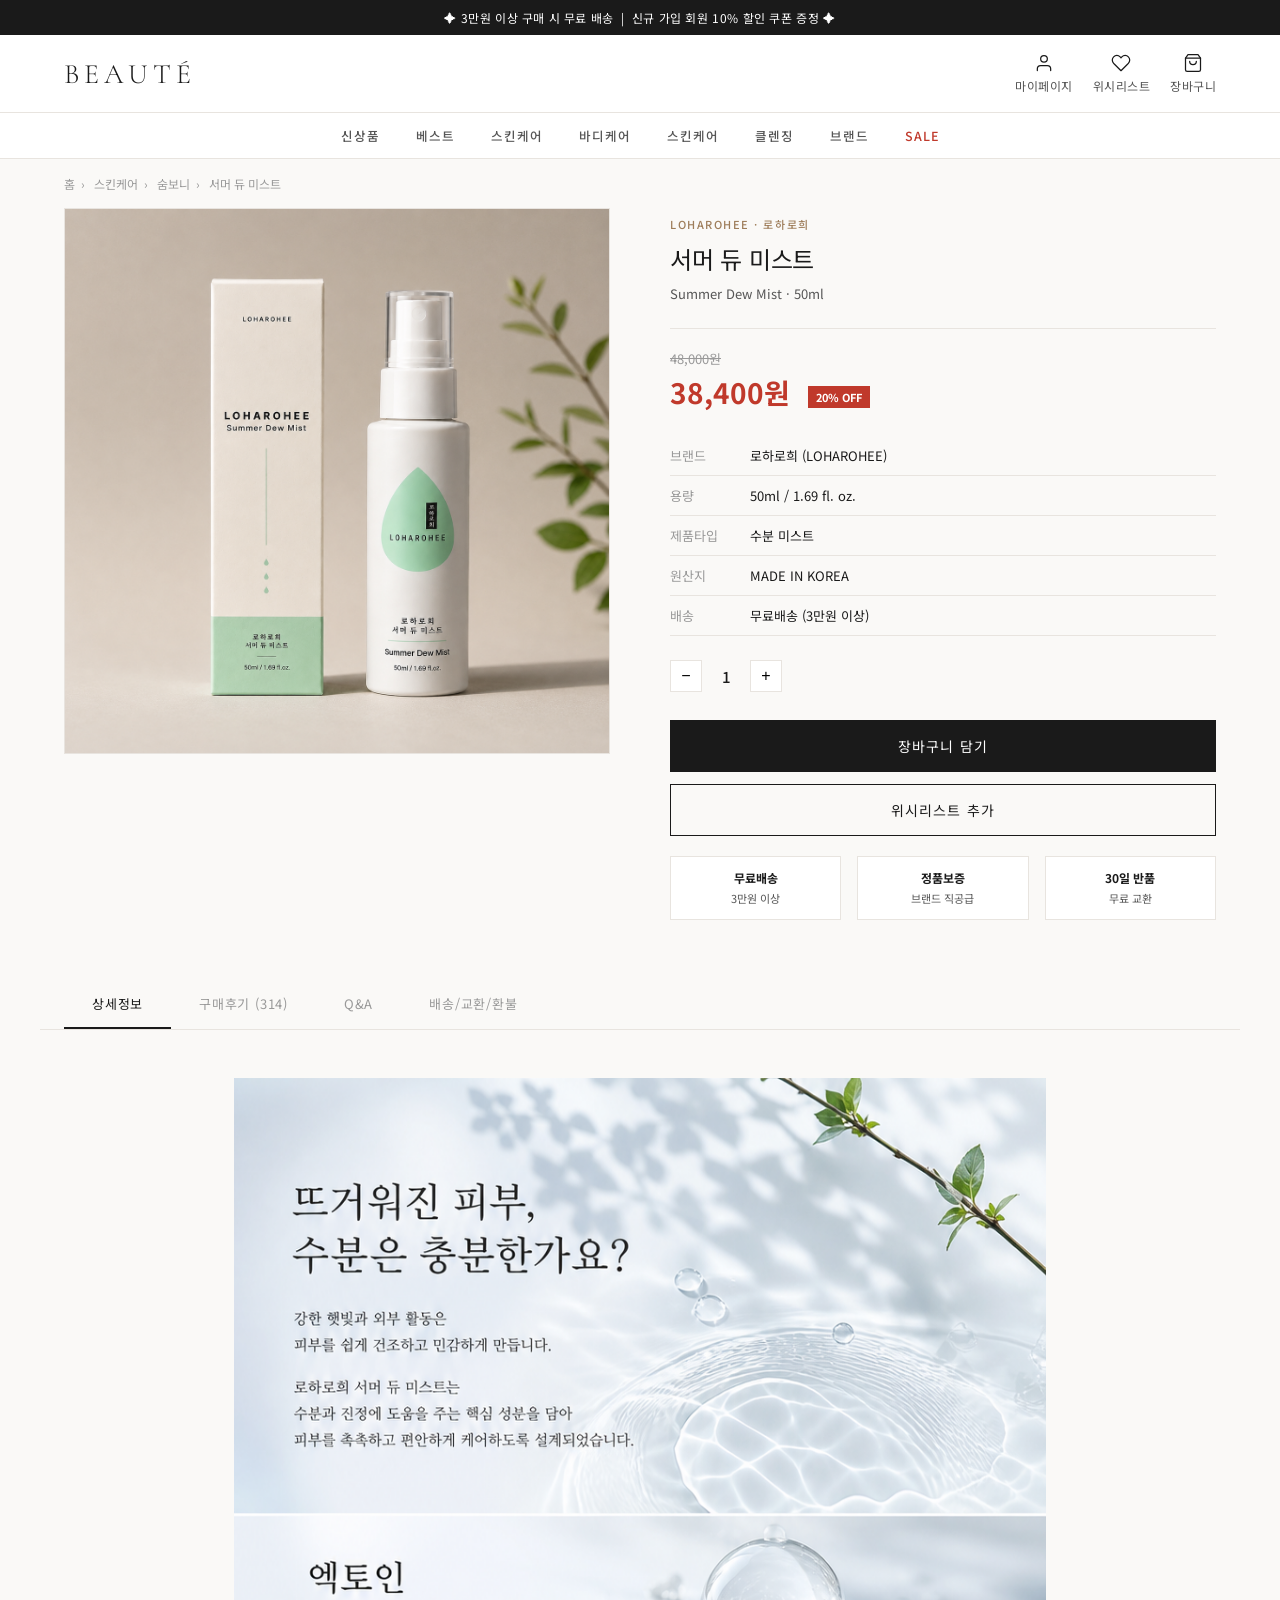
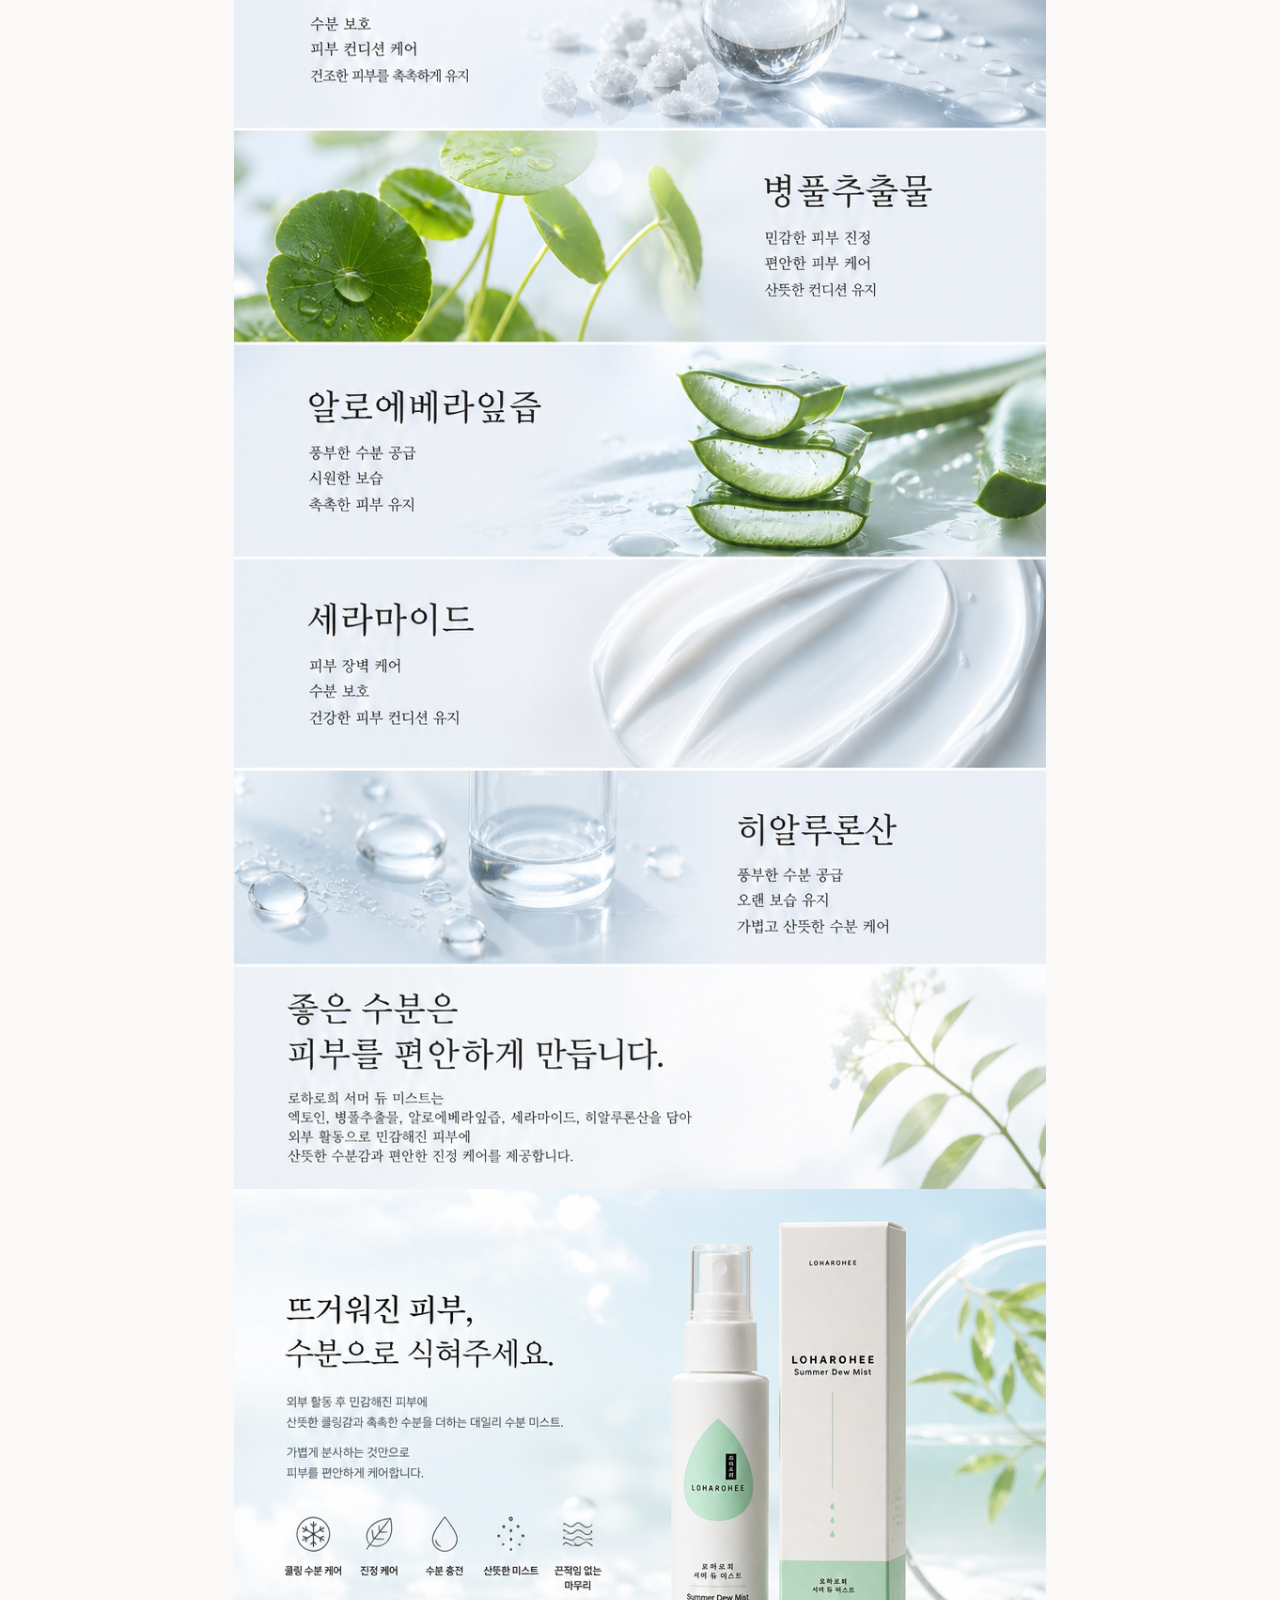
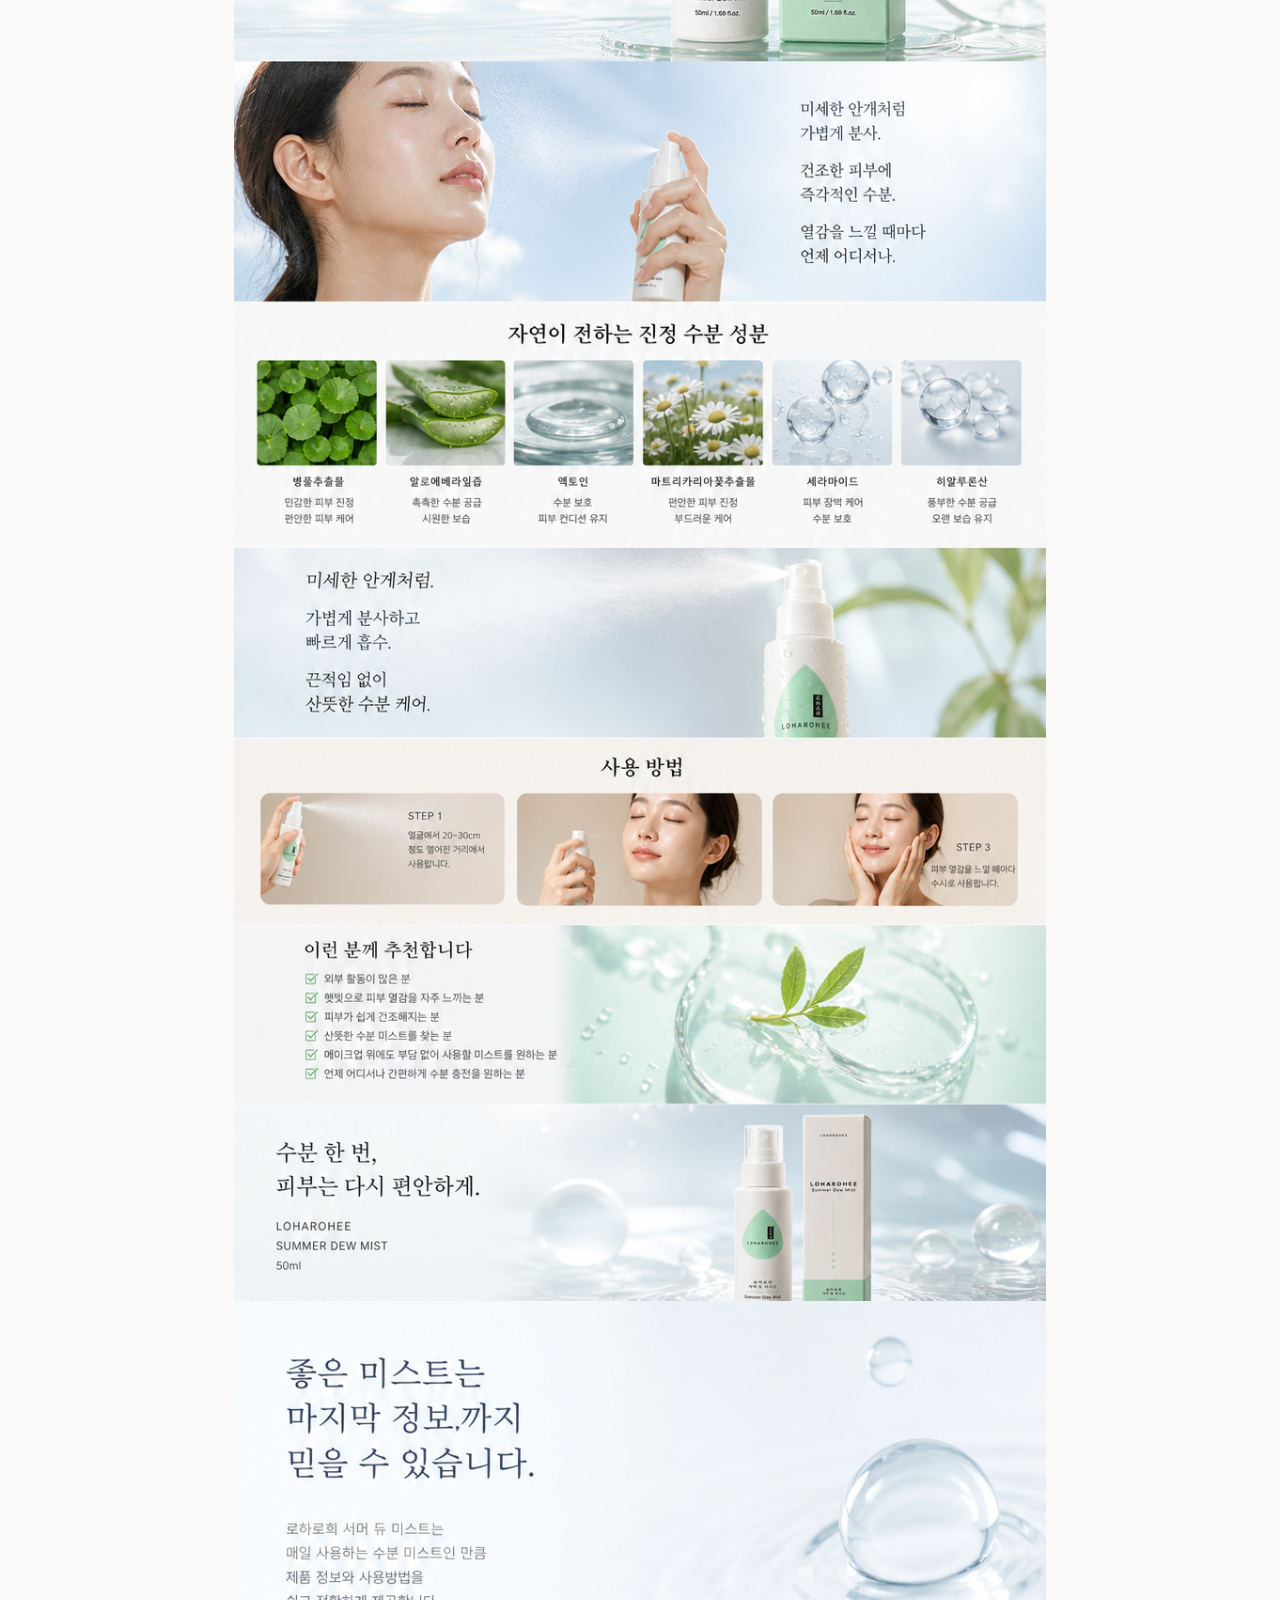
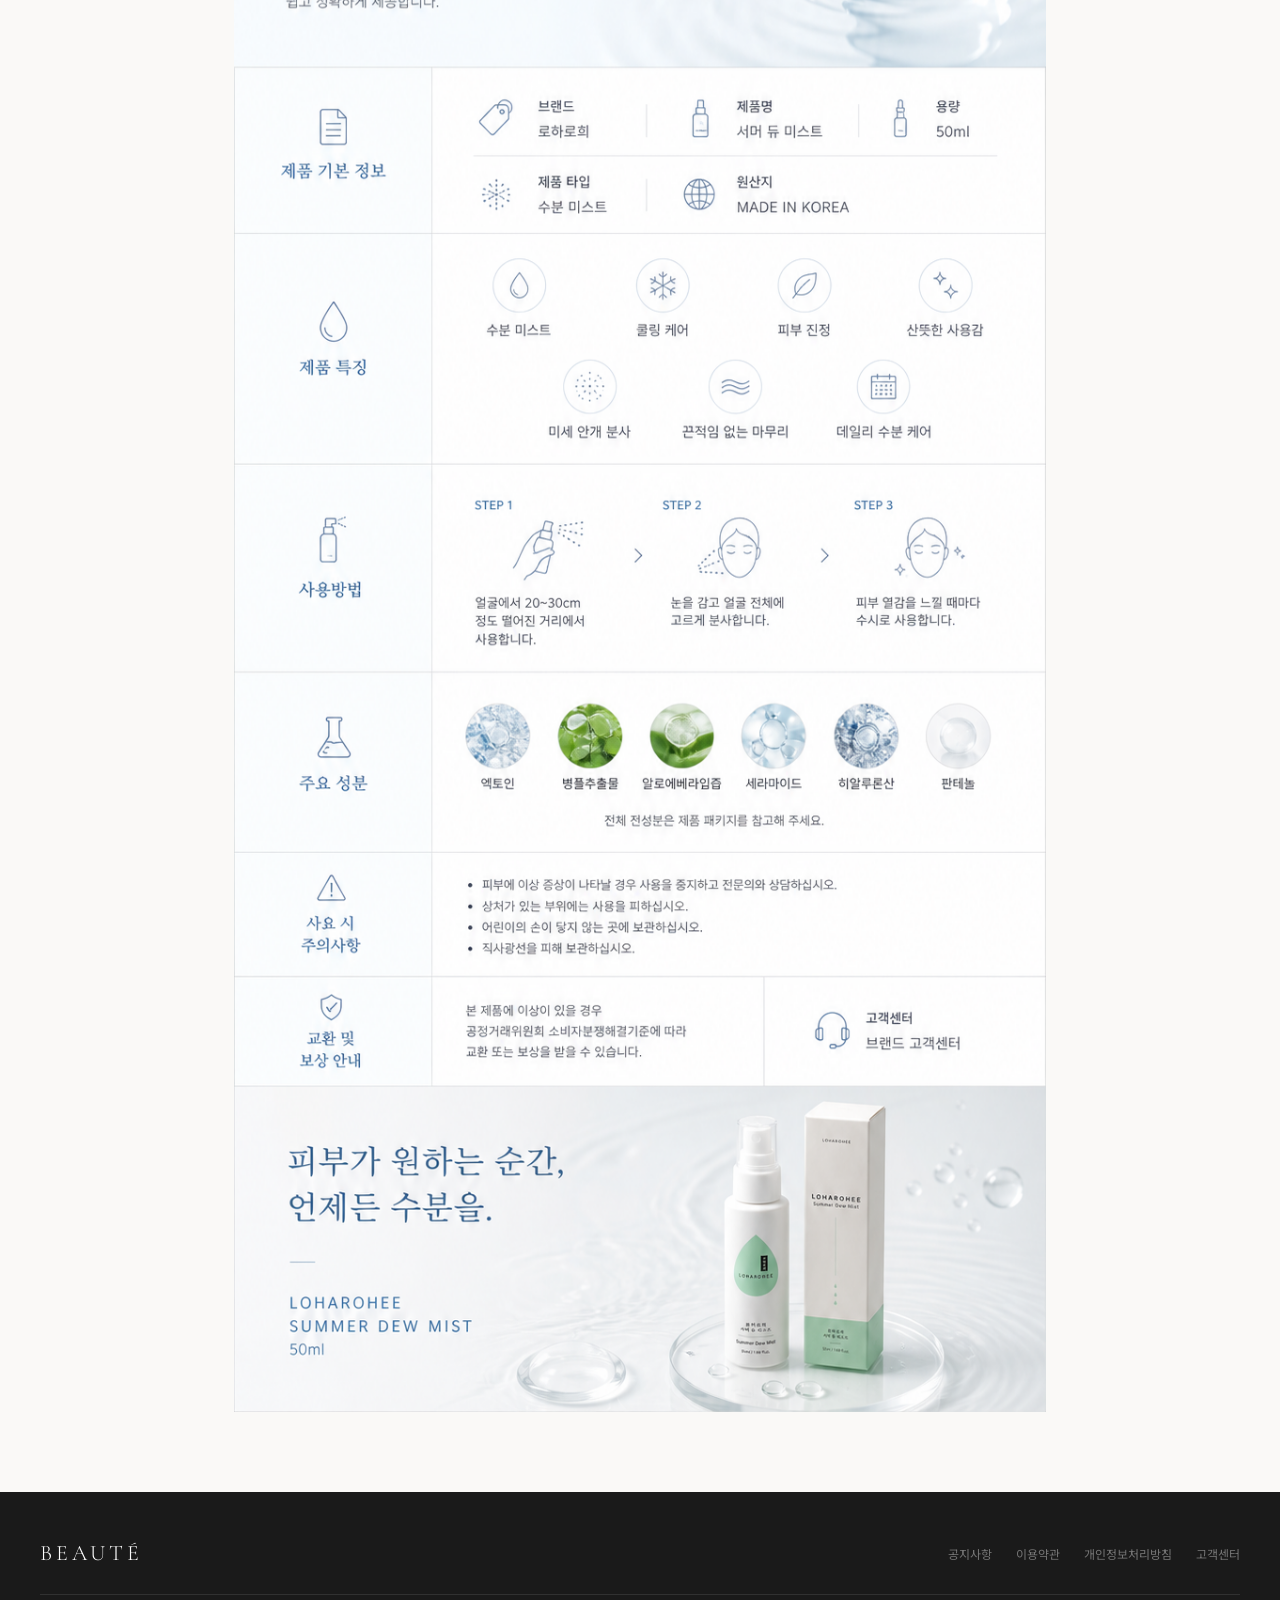
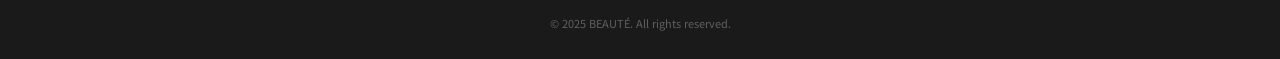
<file: product-loharohee.html>
<!DOCTYPE html>
<html lang="ko">
<head>
<meta charset="UTF-8">
<meta name="viewport" content="width=device-width, initial-scale=1.0">
<title>LOHAROHEE Summer Dew Mist — BEAUTÉ</title>
<link href="https://fonts.googleapis.com/css2?family=Noto+Sans+KR:wght@300;400;500;700&family=Cormorant+Garamond:ital,wght@0,300;0,400;1,300&display=swap" rel="stylesheet">
<style>
*,*::before,*::after{box-sizing:border-box;margin:0;padding:0}
:root{--bg:#faf9f7;--white:#fff;--text-dark:#1a1a1a;--text-mid:#555;--text-light:#999;--border:#e8e4df;--accent:#c8a882;--accent-dark:#9e7d5a;--sale:#c0392b}
body{font-family:'Noto Sans KR',sans-serif;background:var(--bg);color:var(--text-dark);font-size:14px}
a{text-decoration:none;color:inherit}

/* HEADER */
.notice-bar{background:var(--text-dark);color:#fff;text-align:center;padding:9px;font-size:12px;letter-spacing:.05em}
header{background:var(--white);border-bottom:1px solid var(--border);position:sticky;top:0;z-index:100}
.header-top{display:flex;align-items:center;justify-content:space-between;max-width:1200px;margin:0 auto;padding:18px 24px}
.logo{font-family:'Cormorant Garamond',serif;font-size:28px;font-weight:300;letter-spacing:.18em}
.header-icons{display:flex;gap:20px;align-items:center}
.header-icons a{font-size:12px;color:var(--text-mid);letter-spacing:.04em;display:flex;flex-direction:column;align-items:center;gap:4px}
.icon-svg{width:20px;height:20px;stroke:var(--text-dark);fill:none;stroke-width:1.5;stroke-linecap:round;stroke-linejoin:round}
nav{border-top:1px solid var(--border)}
nav ul{list-style:none;display:flex;justify-content:center;max-width:1200px;margin:0 auto;padding:0 24px;gap:36px}
nav ul li a{display:block;padding:13px 0;font-size:12.5px;letter-spacing:.08em;color:var(--text-mid);font-weight:500}
nav ul li a:hover{color:var(--text-dark)}

/* BREADCRUMB */
.breadcrumb{max-width:1200px;margin:0 auto;padding:16px 24px;font-size:12px;color:var(--text-light)}
.breadcrumb a{color:var(--text-light)}
.breadcrumb span{margin:0 6px}

/* PRODUCT TOP */
.product-top{max-width:1200px;margin:0 auto;padding:0 24px 60px;display:grid;grid-template-columns:1fr 1fr;gap:60px;align-items:start}
.product-thumb{background:#f8f5f2;border:1px solid var(--border);overflow:hidden}
.product-thumb img{width:100%;height:auto;display:block}
.product-info-box{padding-top:8px}
.product-brand-label{font-size:11px;color:var(--accent-dark);letter-spacing:.14em;text-transform:uppercase;margin-bottom:10px;font-weight:500}
.product-title{font-size:24px;font-weight:400;line-height:1.4;margin-bottom:8px;letter-spacing:-.01em}
.product-subtitle{font-size:13px;color:var(--text-mid);margin-bottom:24px;line-height:1.6}
.divider{border:none;border-top:1px solid var(--border);margin:20px 0}
.price-area{margin-bottom:24px}
.price-original{font-size:13px;color:var(--text-light);text-decoration:line-through;margin-bottom:4px}
.price-main{font-size:28px;font-weight:700;color:var(--text-dark)}
.price-sale{color:var(--sale)}
.price-tag{display:inline-block;background:var(--sale);color:#fff;font-size:11px;padding:3px 8px;margin-left:10px;vertical-align:middle}
.info-table{width:100%;border-collapse:collapse;margin-bottom:24px;font-size:13px}
.info-table tr{border-bottom:1px solid var(--border)}
.info-table td{padding:10px 0}
.info-table td:first-child{color:var(--text-light);width:80px}
.qty-row{display:flex;align-items:center;gap:12px;margin-bottom:28px}
.qty-btn{width:32px;height:32px;border:1px solid var(--border);background:var(--white);font-size:16px;cursor:pointer;display:flex;align-items:center;justify-content:center}
.qty-num{font-size:15px;font-weight:500;min-width:24px;text-align:center}
.btn-cart{width:100%;padding:16px;background:var(--text-dark);color:#fff;border:none;font-size:14px;letter-spacing:.08em;font-family:inherit;cursor:pointer;margin-bottom:12px;transition:background .2s}
.btn-cart:hover{background:#333}
.btn-wish{width:100%;padding:15px;background:transparent;color:var(--text-dark);border:1px solid var(--text-dark);font-size:14px;letter-spacing:.08em;font-family:inherit;cursor:pointer;transition:all .2s}
.btn-wish:hover{background:var(--text-dark);color:#fff}
.benefits-row{display:flex;gap:16px;margin-top:20px}
.benefit-chip{flex:1;text-align:center;padding:12px 8px;border:1px solid var(--border);background:var(--white);font-size:11px;color:var(--text-mid);line-height:1.5}
.benefit-chip strong{display:block;font-size:12px;color:var(--text-dark);margin-bottom:3px}

/* DETAIL IMAGES */
.detail-section{max-width:860px;margin:0 auto;padding:0 24px 80px}
.detail-section img{width:100%;display:block}

/* TAB */
.tab-bar{border-bottom:1px solid var(--border);margin-bottom:48px;max-width:1200px;margin-left:auto;margin-right:auto;padding:0 24px}
.tab-bar ul{display:flex;gap:0;list-style:none}
.tab-bar ul li a{display:block;padding:14px 28px;font-size:13px;letter-spacing:.06em;color:var(--text-light);border-bottom:2px solid transparent;transition:all .2s}
.tab-bar ul li a.active,.tab-bar ul li a:hover{color:var(--text-dark);border-bottom-color:var(--text-dark)}

/* FOOTER */
footer{background:var(--text-dark);color:rgba(255,255,255,.6);padding:48px 24px 28px}
.footer-inner{max-width:1200px;margin:0 auto;display:flex;justify-content:space-between;align-items:center;padding-bottom:28px;border-bottom:1px solid rgba(255,255,255,.1)}
.footer-logo{font-family:'Cormorant Garamond',serif;font-size:22px;font-weight:300;letter-spacing:.18em;color:#fff}
.footer-links{display:flex;gap:24px}
.footer-links a{font-size:12px;color:rgba(255,255,255,.4)}
.footer-links a:hover{color:rgba(255,255,255,.8)}
.footer-bottom{max-width:1200px;margin:20px auto 0;font-size:11px;color:rgba(255,255,255,.3);text-align:center}

@media(max-width:768px){
  .product-top{grid-template-columns:1fr;gap:28px}
  .header-top{padding:12px 16px;gap:8px}
  .header-top input{display:none}
  .header-icons{gap:10px}
  .header-icons a span{display:none}
  .header-icons a{gap:0}
  .icon-svg{width:24px;height:24px}
  nav ul{gap:0;overflow-x:auto;padding:0 8px 4px;-webkit-overflow-scrolling:touch;scrollbar-width:none;flex-wrap:nowrap;justify-content:flex-start}
  nav ul::-webkit-scrollbar{display:none}
  nav ul li{flex-shrink:0}
  nav ul li a{padding:12px 10px;font-size:12px;white-space:nowrap}
  .logo{font-size:22px}
  .tab-bar ul{gap:0;overflow-x:auto;-webkit-overflow-scrolling:touch;scrollbar-width:none;flex-wrap:nowrap}
  .tab-bar ul::-webkit-scrollbar{display:none}
  .tab-bar ul li{flex-shrink:0}
  .tab-bar ul li a{padding:12px 14px;font-size:12px;white-space:nowrap}
  .product-title{font-size:18px}
  .breadcrumb{padding:12px 16px;font-size:11px}
  .footer-inner{flex-direction:column;gap:16px;align-items:flex-start}
  .footer-links{flex-wrap:wrap;gap:12px}
  .footer-links a{font-size:12px}
  .footer-logo{font-size:18px}
  .footer-bottom{font-size:10px;padding:0 16px;text-align:center}
  .benefits-row{flex-wrap:wrap;gap:8px}
  .benefit-chip{min-width:calc(50% - 4px)}
}
</style>
</head>
<body>

<div class="notice-bar">✦ 3만원 이상 구매 시 무료 배송 &nbsp;|&nbsp; 신규 가입 회원 10% 할인 쿠폰 증정 ✦</div>

<header>
  <div class="header-top">
    <a href="index.html" class="logo">BEAUTÉ</a>
    <div class="header-icons">
      <a href="#"><svg class="icon-svg" viewBox="0 0 24 24"><path d="M20 21v-2a4 4 0 0 0-4-4H8a4 4 0 0 0-4 4v2"/><circle cx="12" cy="7" r="4"/></svg><span>마이페이지</span></a>
      <a href="#"><svg class="icon-svg" viewBox="0 0 24 24"><path d="M20.84 4.61a5.5 5.5 0 0 0-7.78 0L12 5.67l-1.06-1.06a5.5 5.5 0 0 0-7.78 7.78l1.06 1.06L12 21.23l7.78-7.78 1.06-1.06a5.5 5.5 0 0 0 0-7.78z"/></svg><span>위시리스트</span></a>
      <a href="#"><svg class="icon-svg" viewBox="0 0 24 24"><path d="M6 2L3 6v14a2 2 0 0 0 2 2h14a2 2 0 0 0 2-2V6l-3-4z"/><line x1="3" y1="6" x2="21" y2="6"/><path d="M16 10a4 4 0 0 1-8 0"/></svg><span>장바구니</span></a>
    </div>
  </div>
  <nav><ul>
    <li><a href="index.html">신상품</a></li>
    <li><a href="index.html">베스트</a></li>
    <li><a href="index.html">스킨케어</a></li>
    <li><a href="index.html">바디케어</a></li>
    <li><a href="index.html">스킨케어</a></li>
    <li><a href="index.html">클렌징</a></li>
    <li><a href="index.html">브랜드</a></li>
    <li><a href="index.html" style="color:var(--sale)">SALE</a></li>
  </ul></nav>
</header>

<div class="breadcrumb">
  <a href="index.html">홈</a><span>›</span>
  <a href="index.html">스킨케어</a><span>›</span>
  <a href="index.html">숨보니</a><span>›</span>
  서머 듀 미스트
</div>

<div class="product-top">
  <div class="product-thumb">
    <img src="thumb-loharohee.png" alt="숨보니 서머 듀 미스트">
  </div>
  <div class="product-info-box">
    <div class="product-brand-label">LOHAROHEE · 로하로희</div>
    <div class="product-title">서머 듀 미스트</div>
    <div class="product-subtitle">Summer Dew Mist · 50ml</div>
    <hr class="divider">
    <div class="price-area">
      <div class="price-original">48,000원</div>
      <div class="price-main price-sale">38,400원 <span class="price-tag">20% OFF</span></div>
    </div>
    <table class="info-table">
      <tr><td>브랜드</td><td>로하로희 (LOHAROHEE)</td></tr>
      <tr><td>용량</td><td>50ml / 1.69 fl. oz.</td></tr>
      <tr><td>제품타입</td><td>수분 미스트</td></tr>
      <tr><td>원산지</td><td>MADE IN KOREA</td></tr>
      <tr><td>배송</td><td>무료배송 (3만원 이상)</td></tr>
    </table>
    <div class="qty-row">
      <button class="qty-btn" onclick="this.nextElementSibling.textContent=Math.max(1,+this.nextElementSibling.textContent-1)">−</button>
      <span class="qty-num">1</span>
      <button class="qty-btn" onclick="this.previousElementSibling.textContent=+this.previousElementSibling.textContent+1">+</button>
    </div>
    <button class="btn-cart">장바구니 담기</button>
    <button class="btn-wish">위시리스트 추가</button>
    <div class="benefits-row">
      <div class="benefit-chip"><strong>무료배송</strong>3만원 이상</div>
      <div class="benefit-chip"><strong>정품보증</strong>브랜드 직공급</div>
      <div class="benefit-chip"><strong>30일 반품</strong>무료 교환</div>
    </div>
  </div>
</div>

<div class="tab-bar">
  <ul>
    <li><a href="#detail" class="active">상세정보</a></li>
    <li><a href="#review">구매후기 (314)</a></li>
    <li><a href="#qna">Q&A</a></li>
    <li><a href="#delivery">배송/교환/환불</a></li>
  </ul>
</div>

<div class="detail-section" id="detail">
  <img src="detail-loharohee-1.png" alt="로하로희 상세 이미지 1">
  <img src="detail-loharohee-2.png" alt="로하로희 상세 이미지 2">
  <img src="detail-loharohee-3.png" alt="로하로희 상세 이미지 3">
</div>

<footer>
  <div class="footer-inner">
    <div class="footer-logo">BEAUTÉ</div>
    <div class="footer-links">
      <a href="#">공지사항</a>
      <a href="#">이용약관</a>
      <a href="#">개인정보처리방침</a>
      <a href="#">고객센터</a>
    </div>
  </div>
  <div class="footer-bottom">© 2025 BEAUTÉ. All rights reserved.</div>
</footer>

</body>
</html>
</file>
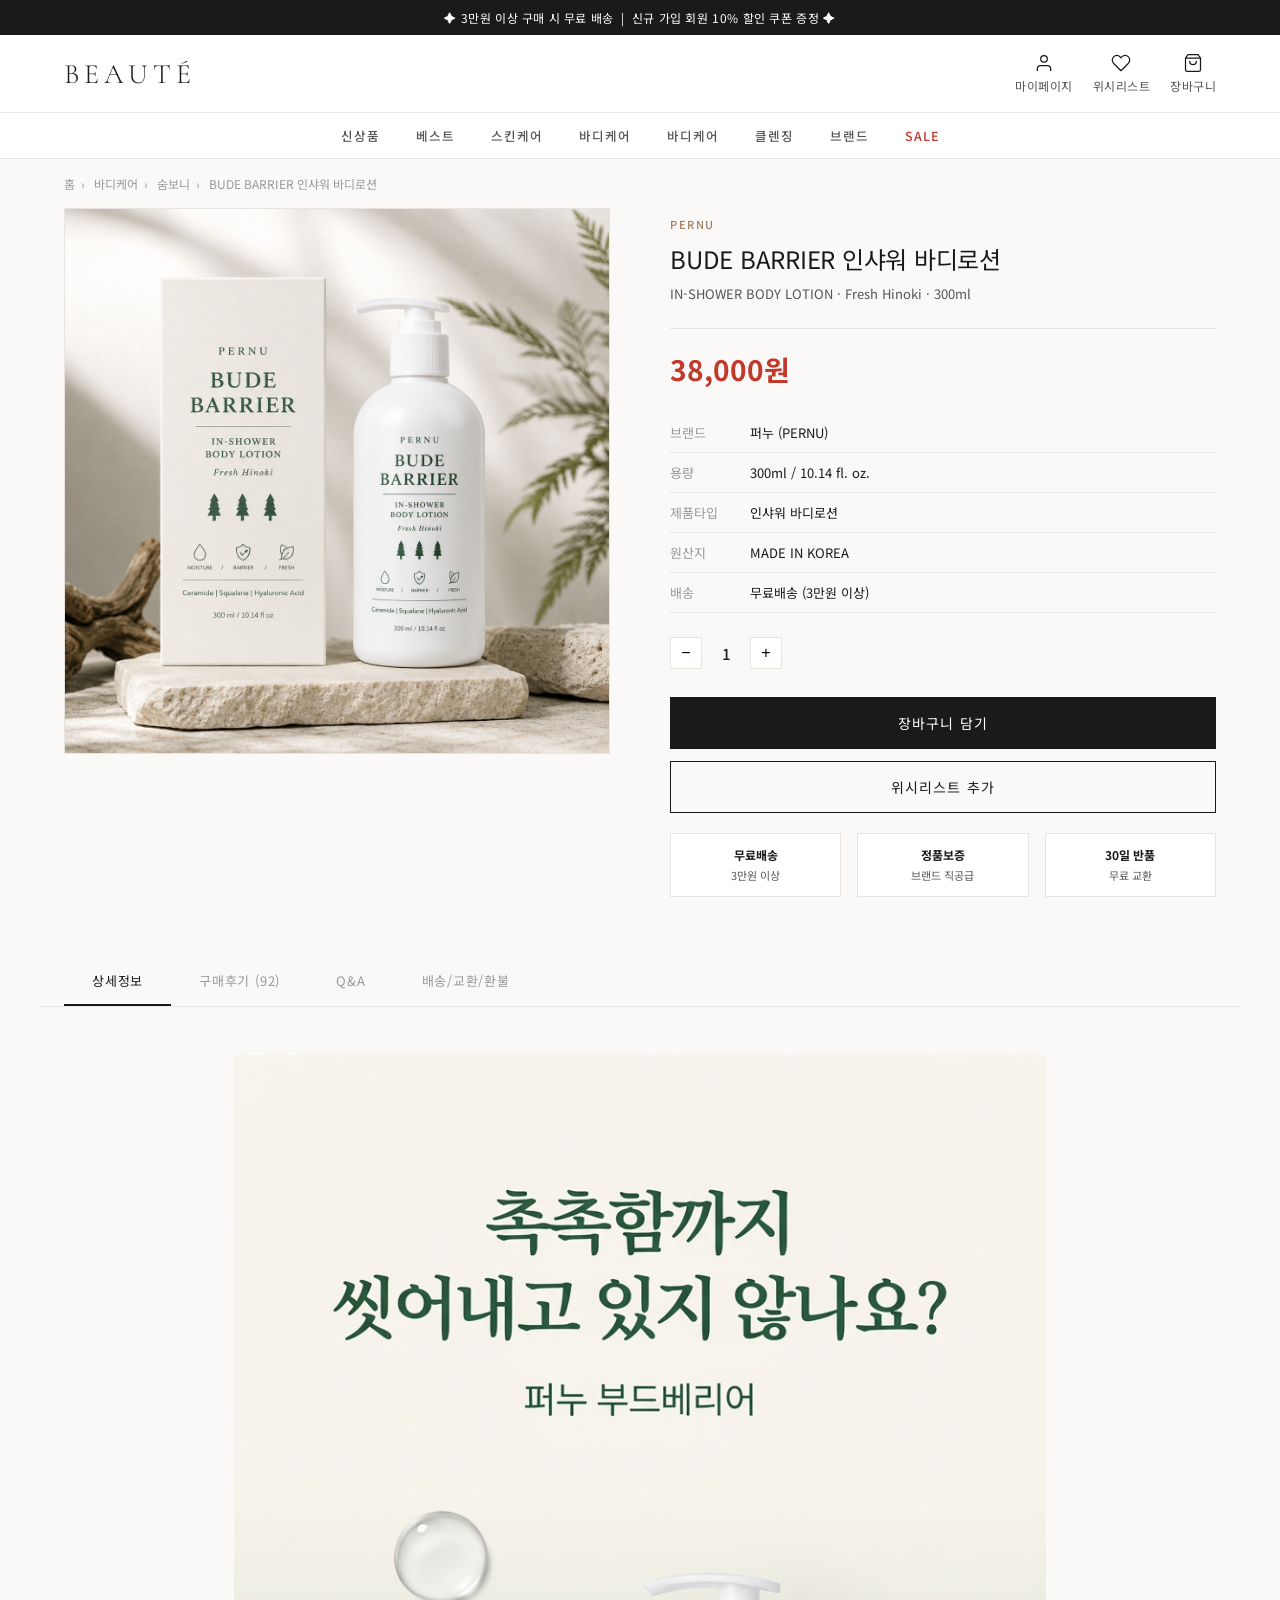
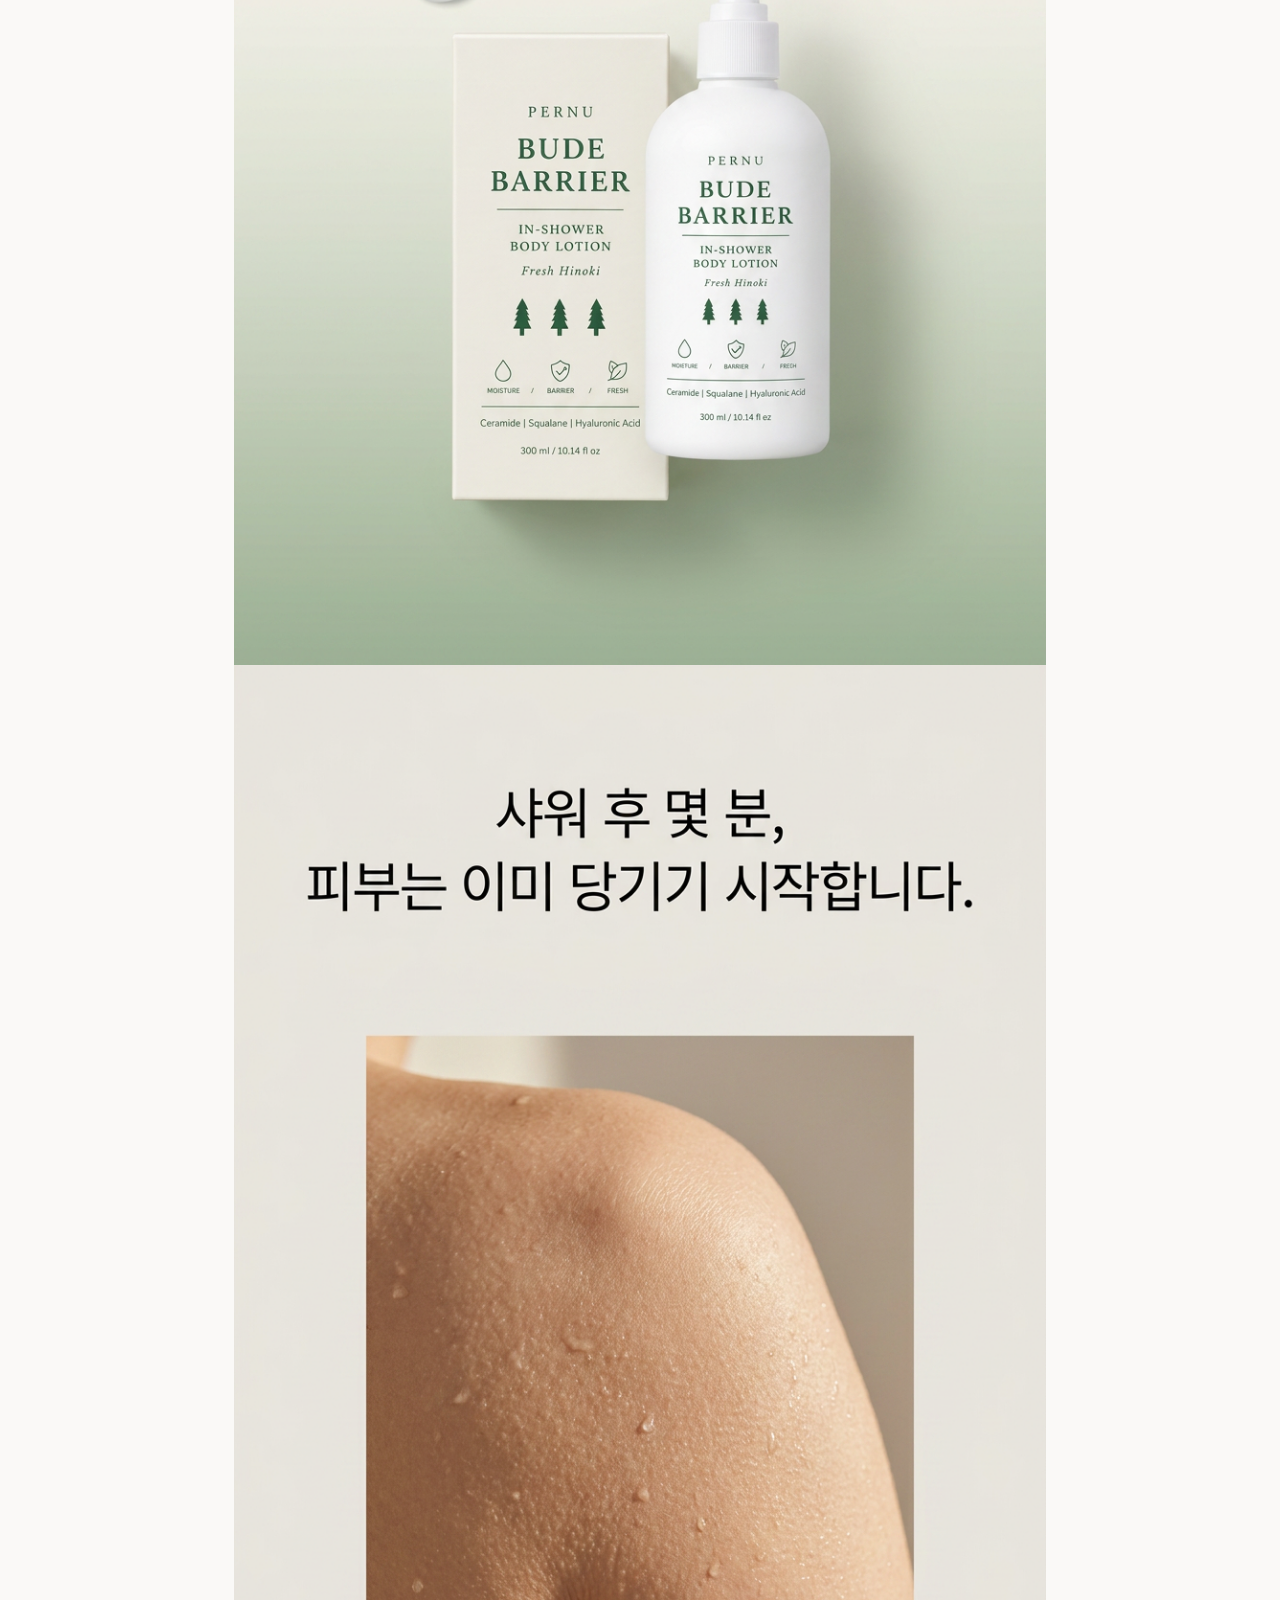
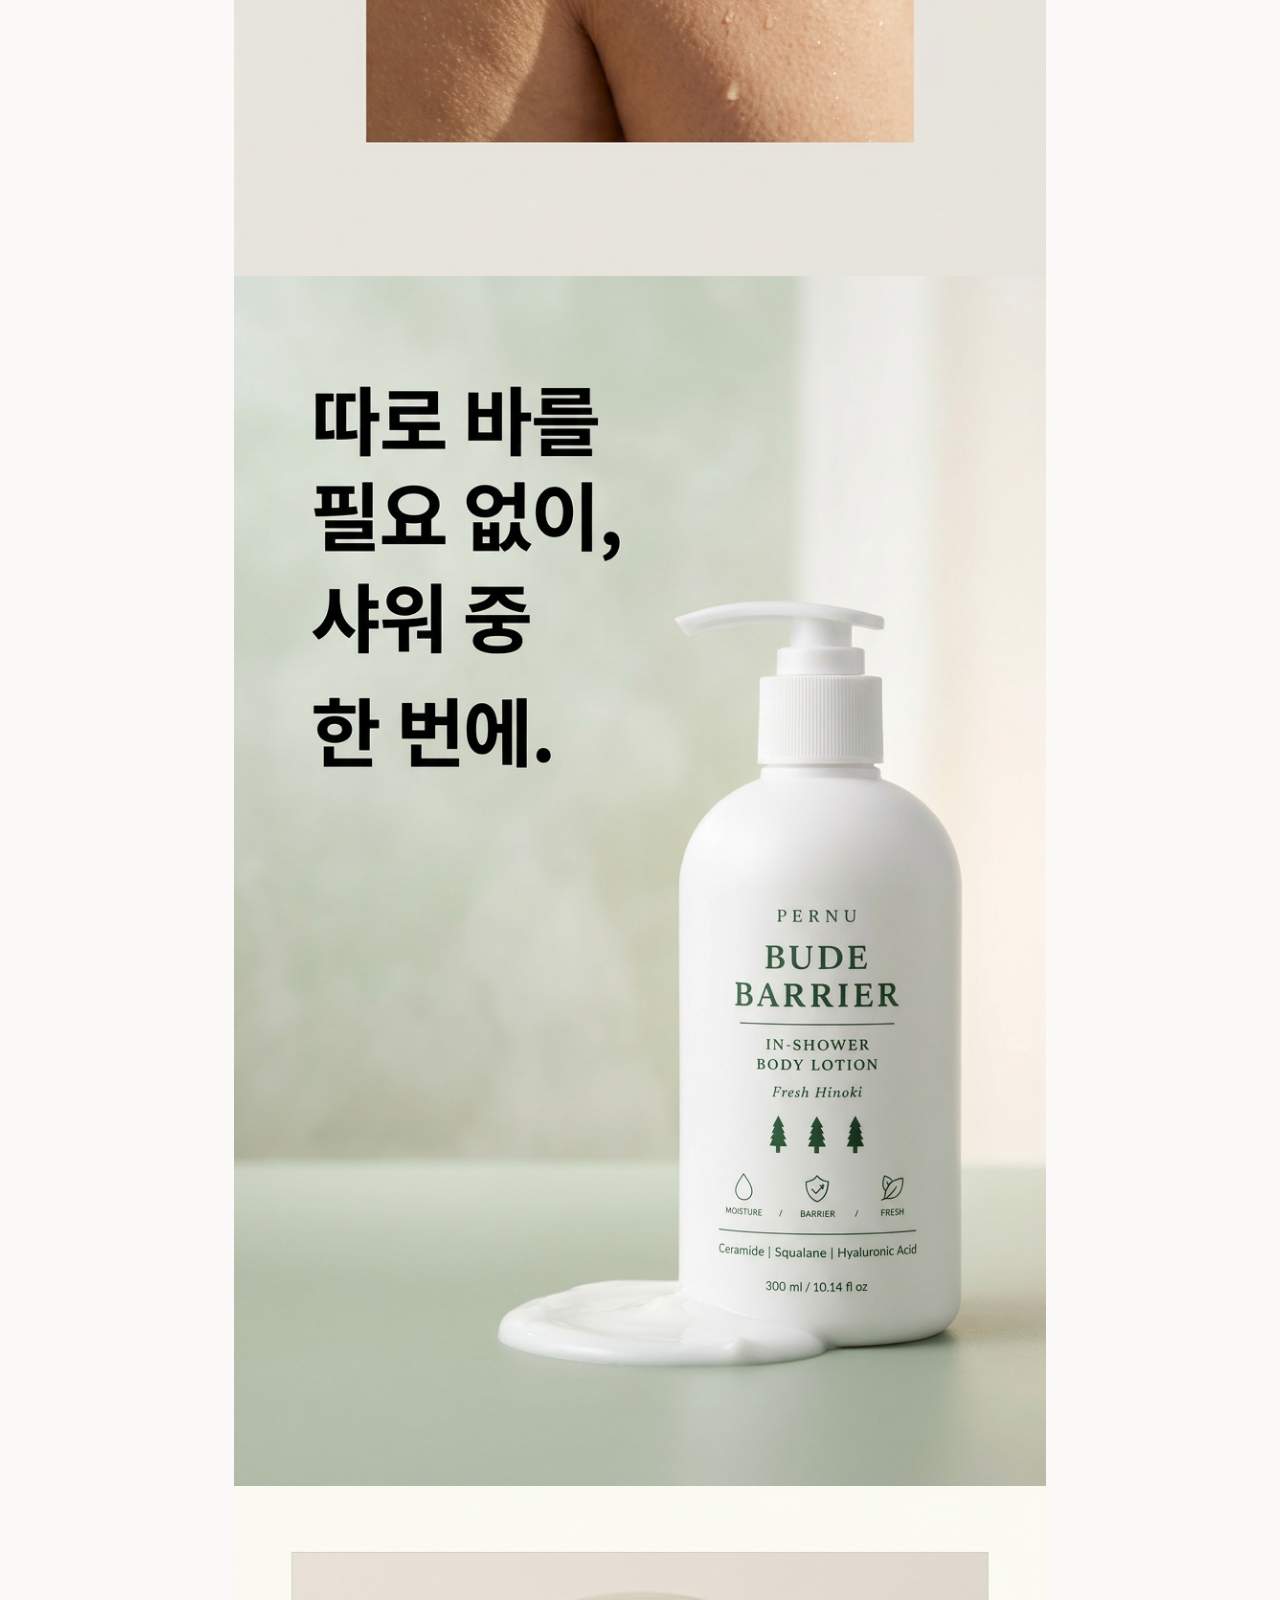
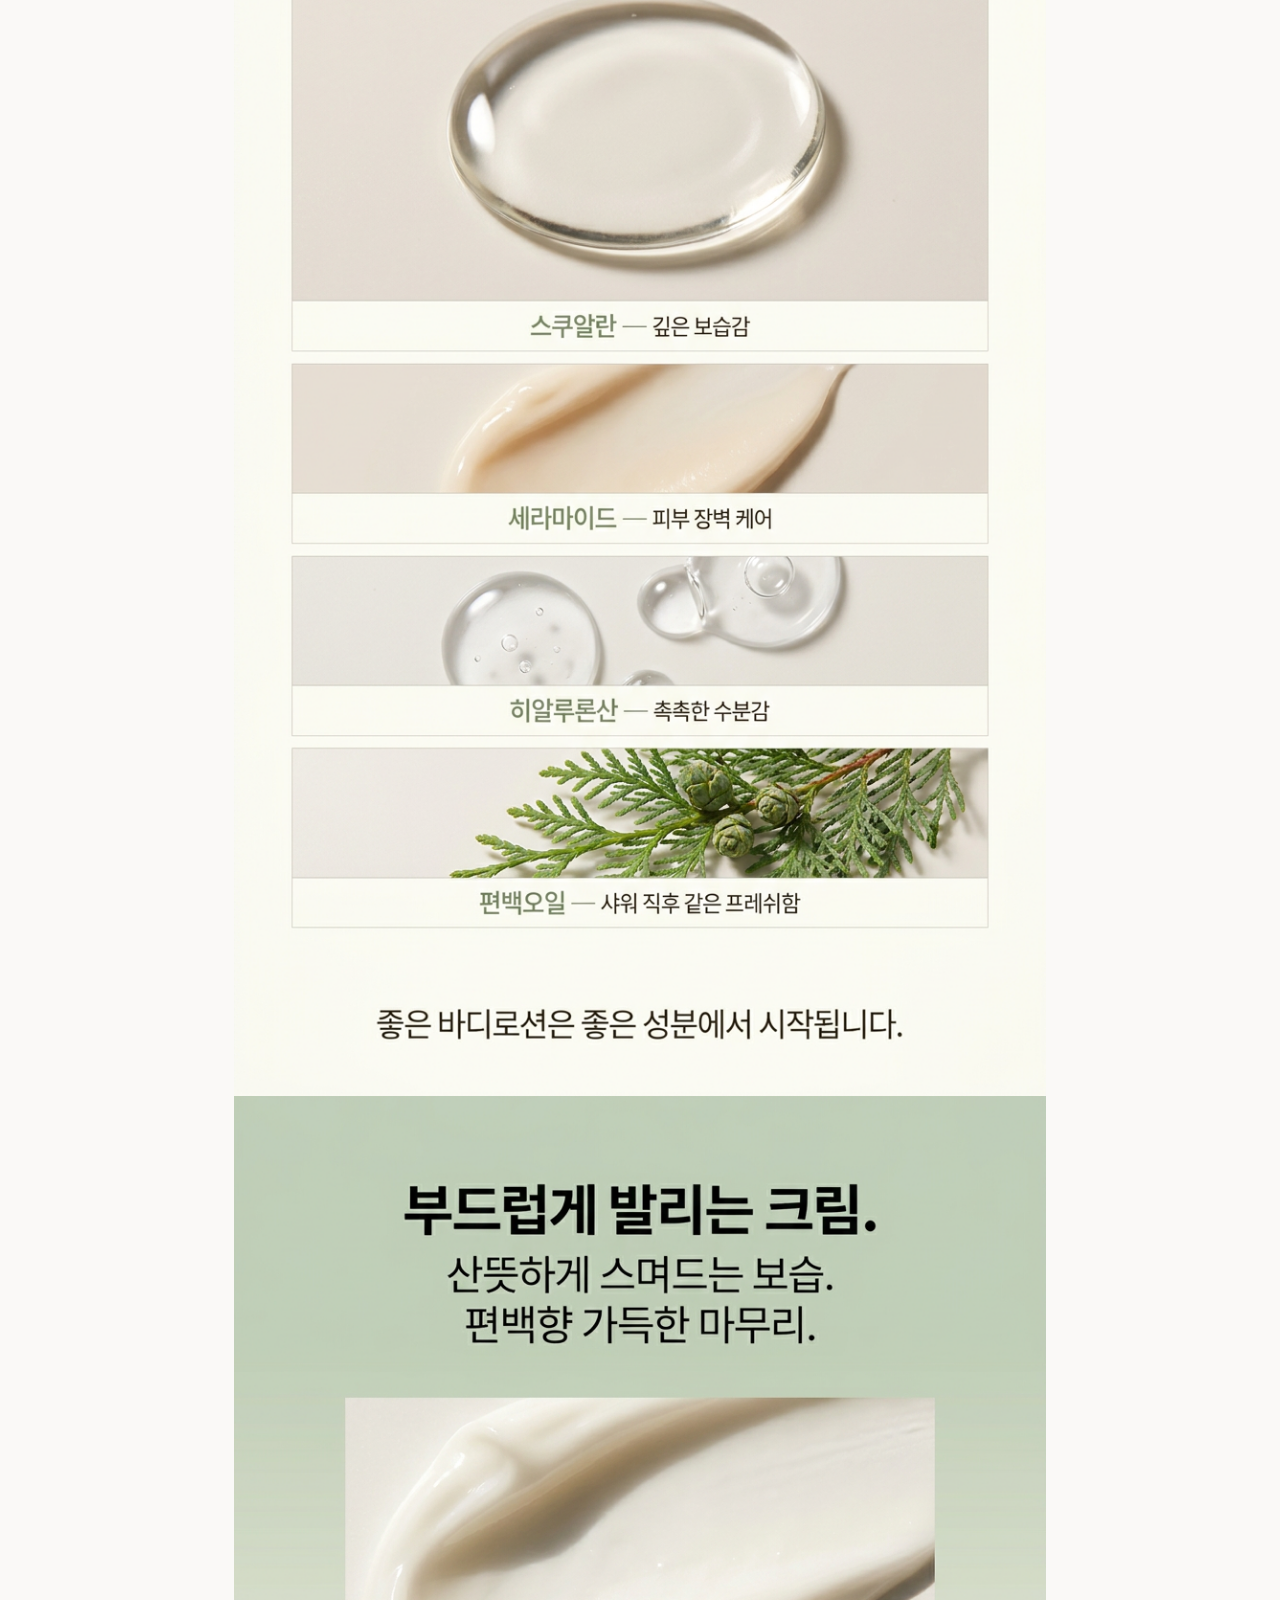
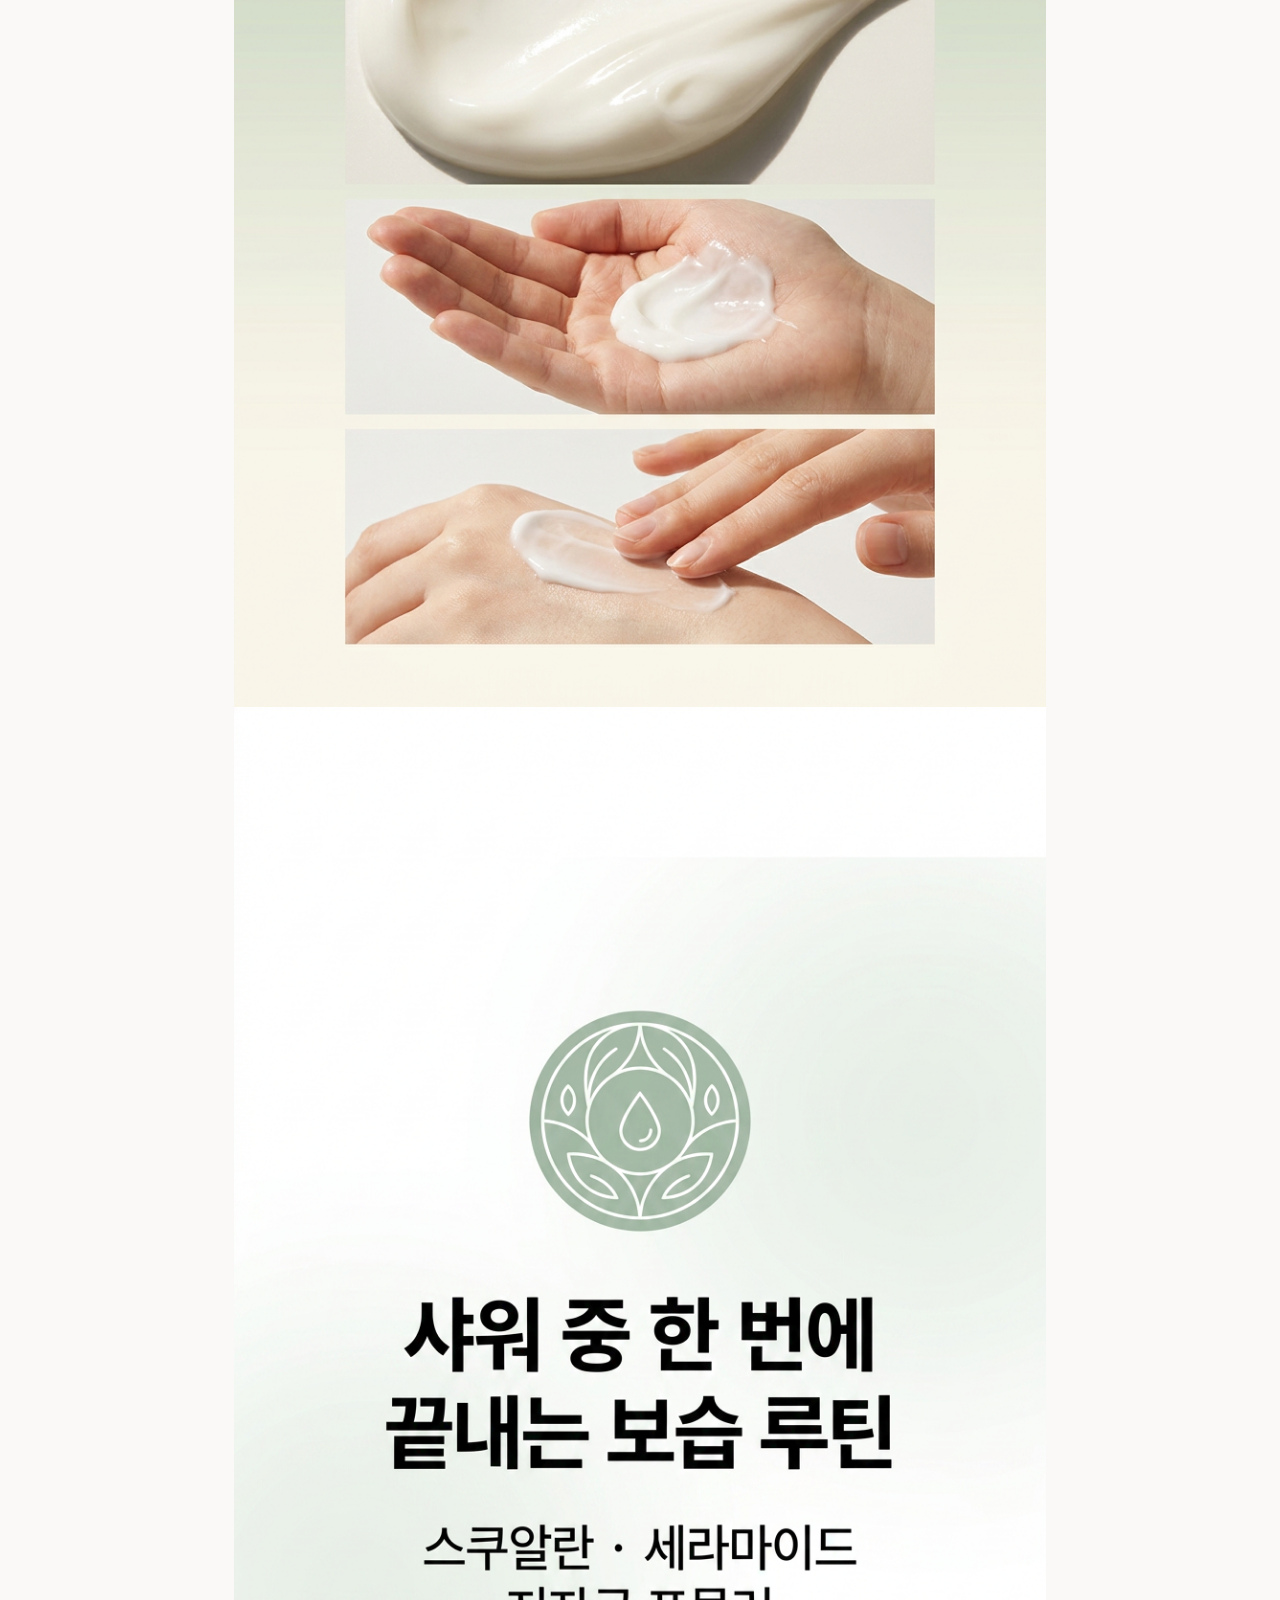
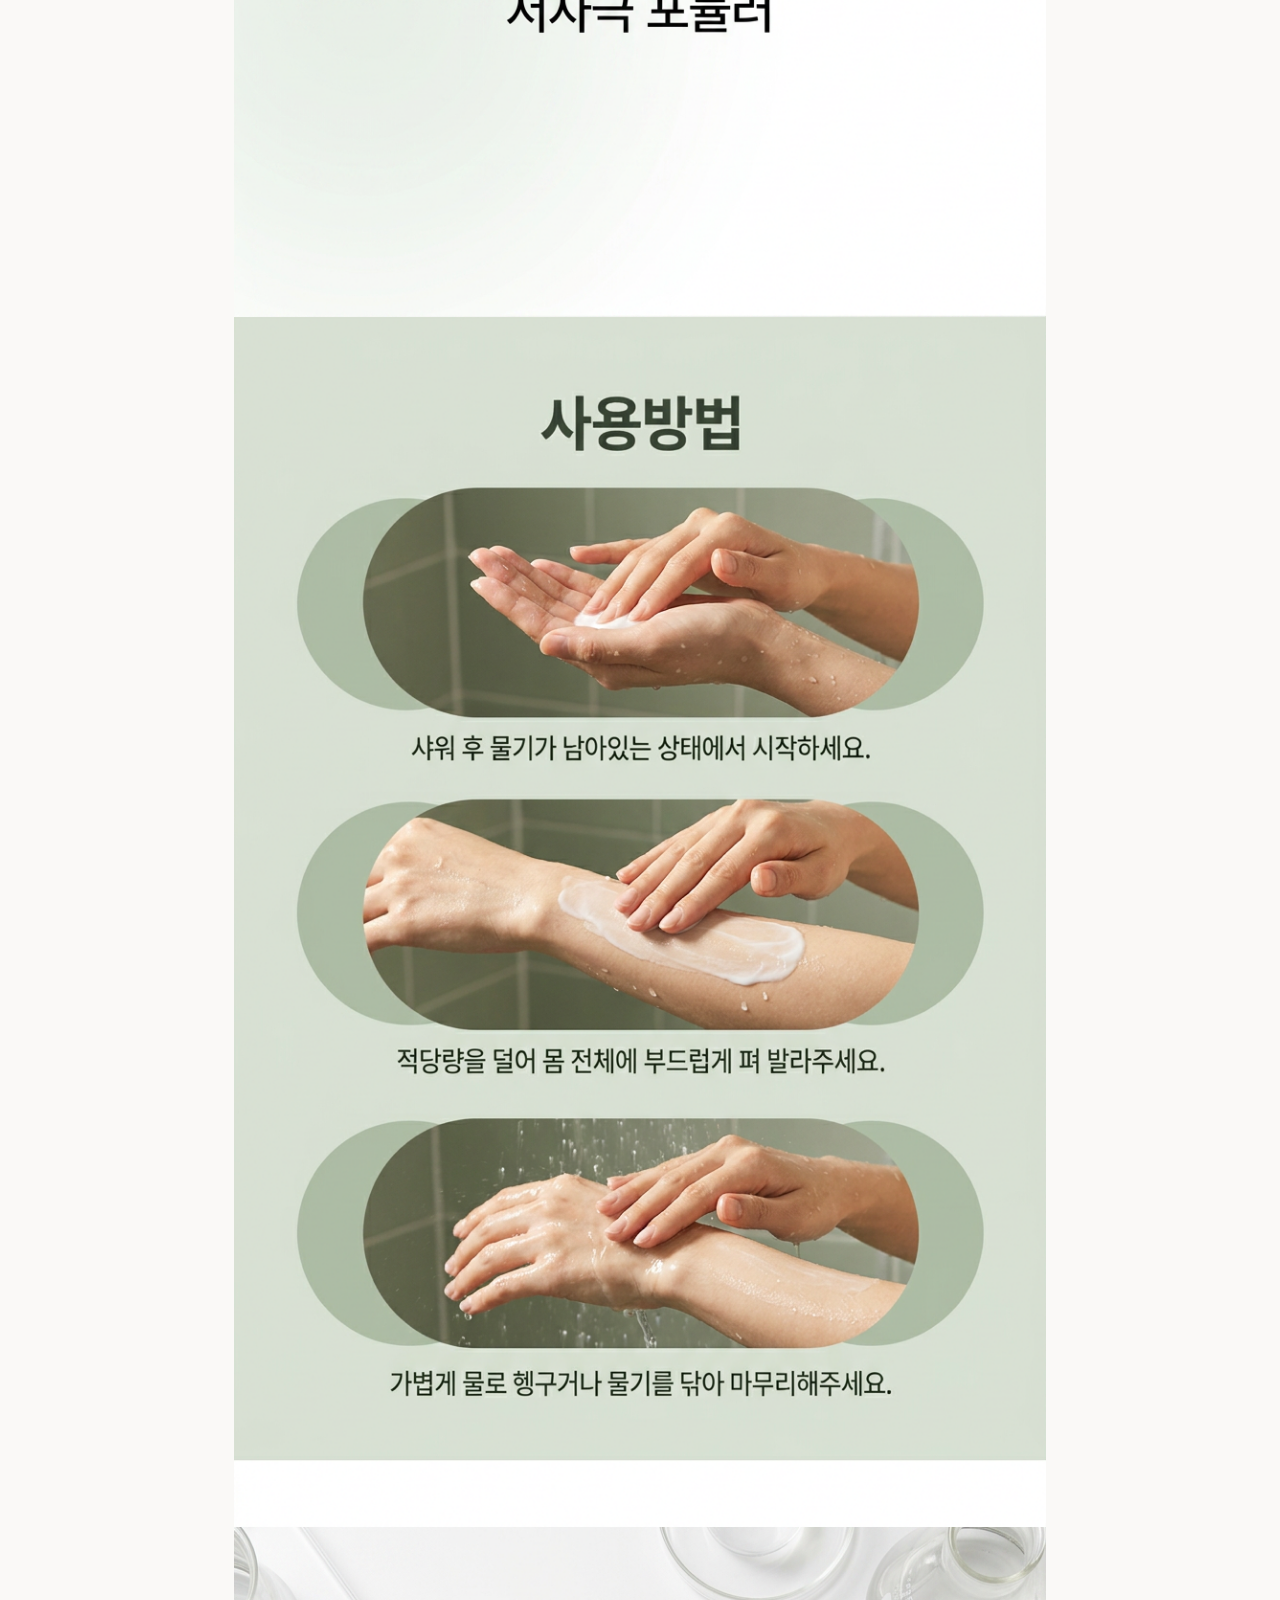
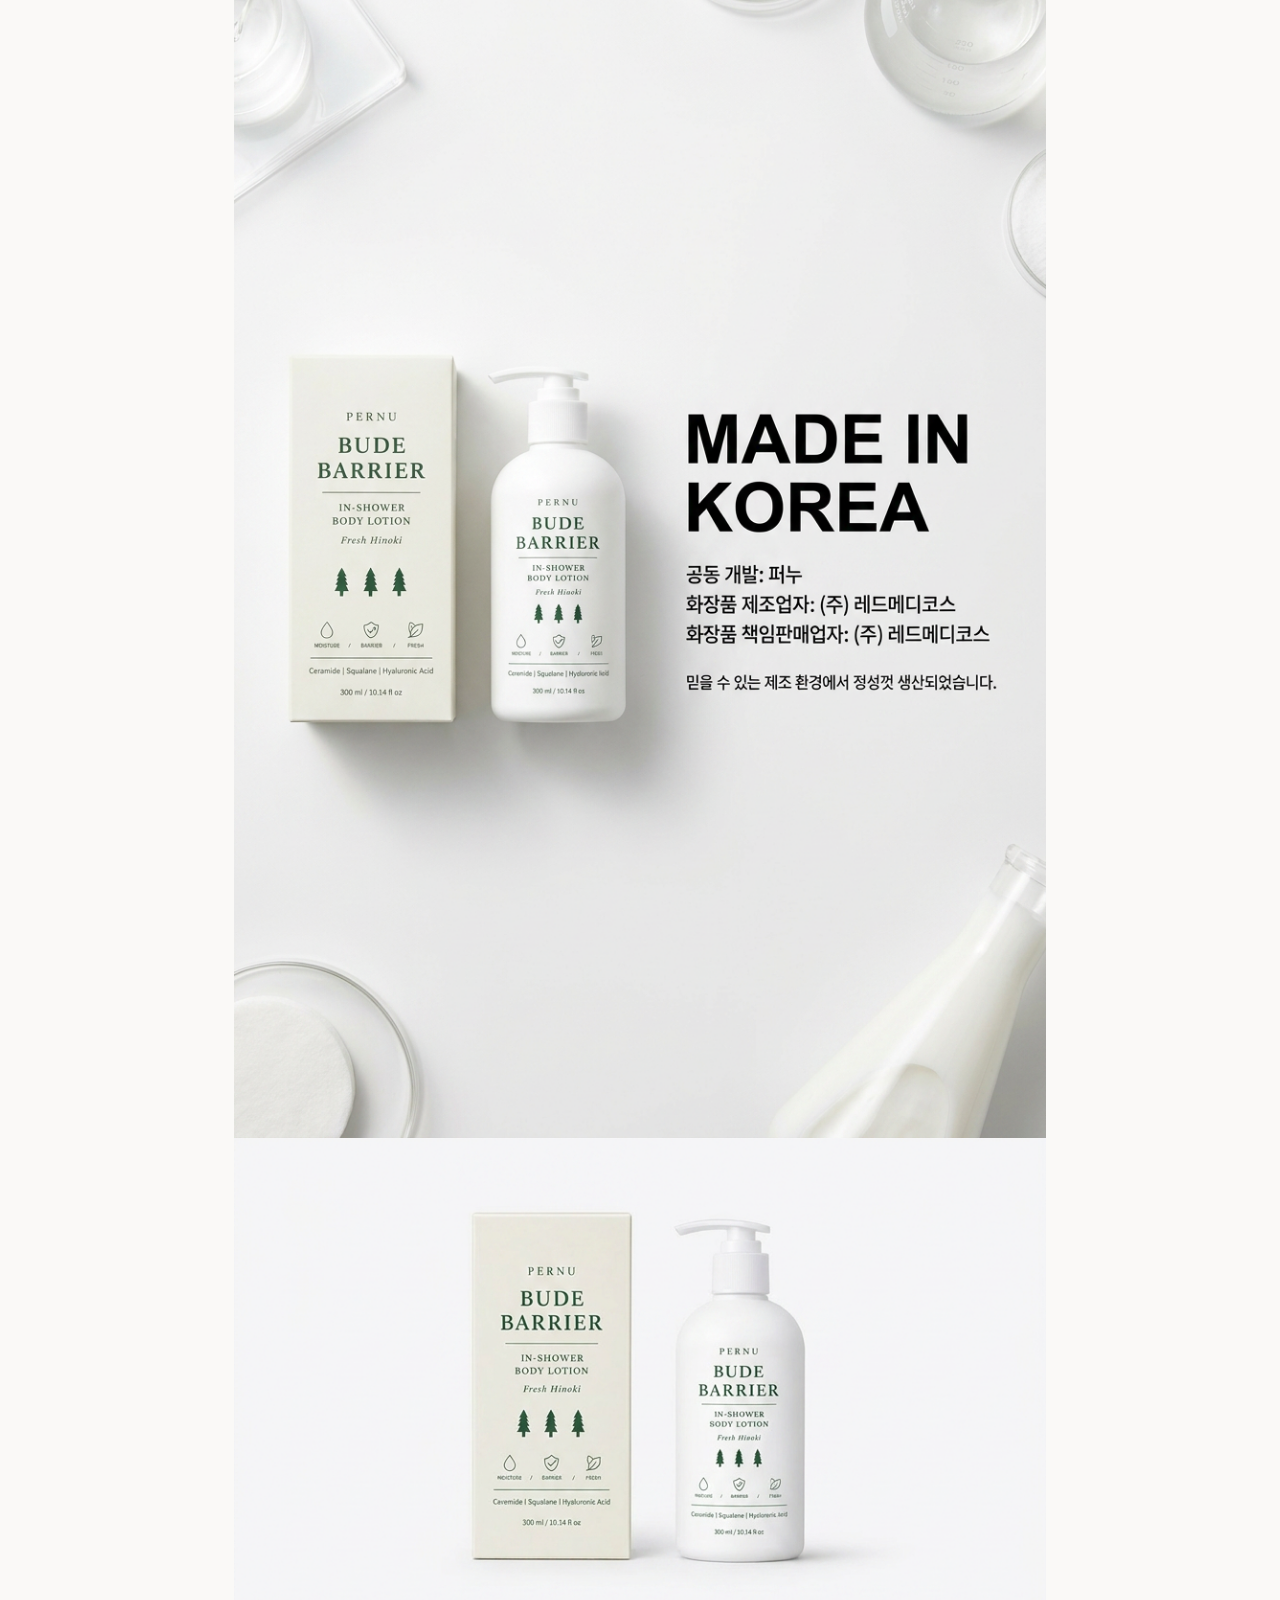
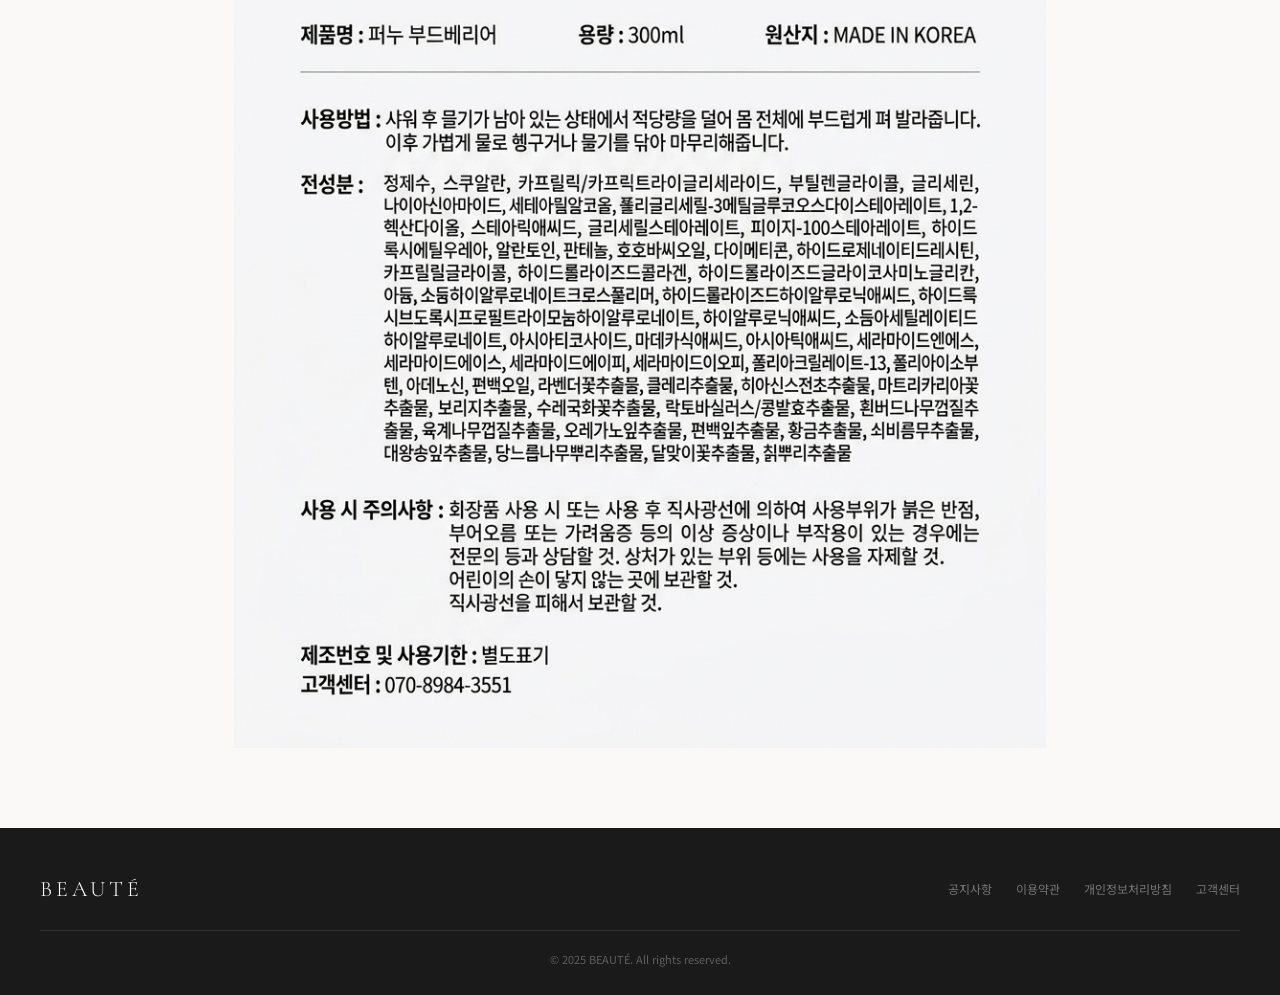
<file: product-pernu.html>
<!DOCTYPE html>
<html lang="ko">
<head>
<meta charset="UTF-8">
<meta name="viewport" content="width=device-width, initial-scale=1.0">
<title>PERNU BUDE BARRIER — BEAUTÉ</title>
<link href="https://fonts.googleapis.com/css2?family=Noto+Sans+KR:wght@300;400;500;700&family=Cormorant+Garamond:ital,wght@0,300;0,400;1,300&display=swap" rel="stylesheet">
<style>
*,*::before,*::after{box-sizing:border-box;margin:0;padding:0}
:root{--bg:#faf9f7;--white:#fff;--text-dark:#1a1a1a;--text-mid:#555;--text-light:#999;--border:#e8e4df;--accent:#c8a882;--accent-dark:#9e7d5a;--sale:#c0392b}
body{font-family:'Noto Sans KR',sans-serif;background:var(--bg);color:var(--text-dark);font-size:14px}
a{text-decoration:none;color:inherit}

/* HEADER */
.notice-bar{background:var(--text-dark);color:#fff;text-align:center;padding:9px;font-size:12px;letter-spacing:.05em}
header{background:var(--white);border-bottom:1px solid var(--border);position:sticky;top:0;z-index:100}
.header-top{display:flex;align-items:center;justify-content:space-between;max-width:1200px;margin:0 auto;padding:18px 24px}
.logo{font-family:'Cormorant Garamond',serif;font-size:28px;font-weight:300;letter-spacing:.18em}
.header-icons{display:flex;gap:20px;align-items:center}
.header-icons a{font-size:12px;color:var(--text-mid);letter-spacing:.04em;display:flex;flex-direction:column;align-items:center;gap:4px}
.icon-svg{width:20px;height:20px;stroke:var(--text-dark);fill:none;stroke-width:1.5;stroke-linecap:round;stroke-linejoin:round}
nav{border-top:1px solid var(--border)}
nav ul{list-style:none;display:flex;justify-content:center;max-width:1200px;margin:0 auto;padding:0 24px;gap:36px}
nav ul li a{display:block;padding:13px 0;font-size:12.5px;letter-spacing:.08em;color:var(--text-mid);font-weight:500}
nav ul li a:hover{color:var(--text-dark)}

/* BREADCRUMB */
.breadcrumb{max-width:1200px;margin:0 auto;padding:16px 24px;font-size:12px;color:var(--text-light)}
.breadcrumb a{color:var(--text-light)}
.breadcrumb span{margin:0 6px}

/* PRODUCT TOP */
.product-top{max-width:1200px;margin:0 auto;padding:0 24px 60px;display:grid;grid-template-columns:1fr 1fr;gap:60px;align-items:start}
.product-thumb{background:#f8f5f2;border:1px solid var(--border);overflow:hidden}
.product-thumb img{width:100%;height:auto;display:block}
.product-info-box{padding-top:8px}
.product-brand-label{font-size:11px;color:var(--accent-dark);letter-spacing:.14em;text-transform:uppercase;margin-bottom:10px;font-weight:500}
.product-title{font-size:24px;font-weight:400;line-height:1.4;margin-bottom:8px;letter-spacing:-.01em}
.product-subtitle{font-size:13px;color:var(--text-mid);margin-bottom:24px;line-height:1.6}
.divider{border:none;border-top:1px solid var(--border);margin:20px 0}
.price-area{margin-bottom:24px}
.price-original{font-size:13px;color:var(--text-light);text-decoration:line-through;margin-bottom:4px}
.price-main{font-size:28px;font-weight:700;color:var(--text-dark)}
.price-normal{color:var(--sale)}
.price-tag{display:inline-block;background:var(--sale);color:#fff;font-size:11px;padding:3px 8px;margin-left:10px;vertical-align:middle}
.info-table{width:100%;border-collapse:collapse;margin-bottom:24px;font-size:13px}
.info-table tr{border-bottom:1px solid var(--border)}
.info-table td{padding:10px 0}
.info-table td:first-child{color:var(--text-light);width:80px}
.qty-row{display:flex;align-items:center;gap:12px;margin-bottom:28px}
.qty-btn{width:32px;height:32px;border:1px solid var(--border);background:var(--white);font-size:16px;cursor:pointer;display:flex;align-items:center;justify-content:center}
.qty-num{font-size:15px;font-weight:500;min-width:24px;text-align:center}
.btn-cart{width:100%;padding:16px;background:var(--text-dark);color:#fff;border:none;font-size:14px;letter-spacing:.08em;font-family:inherit;cursor:pointer;margin-bottom:12px;transition:background .2s}
.btn-cart:hover{background:#333}
.btn-wish{width:100%;padding:15px;background:transparent;color:var(--text-dark);border:1px solid var(--text-dark);font-size:14px;letter-spacing:.08em;font-family:inherit;cursor:pointer;transition:all .2s}
.btn-wish:hover{background:var(--text-dark);color:#fff}
.benefits-row{display:flex;gap:16px;margin-top:20px}
.benefit-chip{flex:1;text-align:center;padding:12px 8px;border:1px solid var(--border);background:var(--white);font-size:11px;color:var(--text-mid);line-height:1.5}
.benefit-chip strong{display:block;font-size:12px;color:var(--text-dark);margin-bottom:3px}

/* DETAIL IMAGES */
.detail-section{max-width:860px;margin:0 auto;padding:0 24px 80px}
.detail-section img{width:100%;display:block}

/* TAB */
.tab-bar{border-bottom:1px solid var(--border);margin-bottom:48px;max-width:1200px;margin-left:auto;margin-right:auto;padding:0 24px}
.tab-bar ul{display:flex;gap:0;list-style:none}
.tab-bar ul li a{display:block;padding:14px 28px;font-size:13px;letter-spacing:.06em;color:var(--text-light);border-bottom:2px solid transparent;transition:all .2s}
.tab-bar ul li a.active,.tab-bar ul li a:hover{color:var(--text-dark);border-bottom-color:var(--text-dark)}

/* FOOTER */
footer{background:var(--text-dark);color:rgba(255,255,255,.6);padding:48px 24px 28px}
.footer-inner{max-width:1200px;margin:0 auto;display:flex;justify-content:space-between;align-items:center;padding-bottom:28px;border-bottom:1px solid rgba(255,255,255,.1)}
.footer-logo{font-family:'Cormorant Garamond',serif;font-size:22px;font-weight:300;letter-spacing:.18em;color:#fff}
.footer-links{display:flex;gap:24px}
.footer-links a{font-size:12px;color:rgba(255,255,255,.4)}
.footer-links a:hover{color:rgba(255,255,255,.8)}
.footer-bottom{max-width:1200px;margin:20px auto 0;font-size:11px;color:rgba(255,255,255,.3);text-align:center}

@media(max-width:768px){
  .product-top{grid-template-columns:1fr;gap:28px}
  .header-top{padding:12px 16px;gap:8px}
  .header-top input{display:none}
  .header-icons{gap:10px}
  .header-icons a span{display:none}
  .header-icons a{gap:0}
  .icon-svg{width:24px;height:24px}
  nav ul{gap:0;overflow-x:auto;padding:0 8px 4px;-webkit-overflow-scrolling:touch;scrollbar-width:none;flex-wrap:nowrap;justify-content:flex-start}
  nav ul::-webkit-scrollbar{display:none}
  nav ul li{flex-shrink:0}
  nav ul li a{padding:12px 10px;font-size:12px;white-space:nowrap}
  .logo{font-size:22px}
  .tab-bar ul{gap:0;overflow-x:auto;-webkit-overflow-scrolling:touch;scrollbar-width:none;flex-wrap:nowrap}
  .tab-bar ul::-webkit-scrollbar{display:none}
  .tab-bar ul li{flex-shrink:0}
  .tab-bar ul li a{padding:12px 14px;font-size:12px;white-space:nowrap}
  .product-title{font-size:18px}
  .breadcrumb{padding:12px 16px;font-size:11px}
  .footer-inner{flex-direction:column;gap:16px;align-items:flex-start}
  .footer-links{flex-wrap:wrap;gap:12px}
  .footer-links a{font-size:12px}
  .footer-logo{font-size:18px}
  .footer-bottom{font-size:10px;padding:0 16px;text-align:center}
  .benefits-row{flex-wrap:wrap;gap:8px}
  .benefit-chip{min-width:calc(50% - 4px)}
}
</style>
</head>
<body>

<div class="notice-bar">✦ 3만원 이상 구매 시 무료 배송 &nbsp;|&nbsp; 신규 가입 회원 10% 할인 쿠폰 증정 ✦</div>

<header>
  <div class="header-top">
    <a href="index.html" class="logo">BEAUTÉ</a>
    <div class="header-icons">
      <a href="#"><svg class="icon-svg" viewBox="0 0 24 24"><path d="M20 21v-2a4 4 0 0 0-4-4H8a4 4 0 0 0-4 4v2"/><circle cx="12" cy="7" r="4"/></svg><span>마이페이지</span></a>
      <a href="#"><svg class="icon-svg" viewBox="0 0 24 24"><path d="M20.84 4.61a5.5 5.5 0 0 0-7.78 0L12 5.67l-1.06-1.06a5.5 5.5 0 0 0-7.78 7.78l1.06 1.06L12 21.23l7.78-7.78 1.06-1.06a5.5 5.5 0 0 0 0-7.78z"/></svg><span>위시리스트</span></a>
      <a href="#"><svg class="icon-svg" viewBox="0 0 24 24"><path d="M6 2L3 6v14a2 2 0 0 0 2 2h14a2 2 0 0 0 2-2V6l-3-4z"/><line x1="3" y1="6" x2="21" y2="6"/><path d="M16 10a4 4 0 0 1-8 0"/></svg><span>장바구니</span></a>
    </div>
  </div>
  <nav><ul>
    <li><a href="index.html">신상품</a></li>
    <li><a href="index.html">베스트</a></li>
    <li><a href="index.html">스킨케어</a></li>
    <li><a href="index.html">바디케어</a></li>
    <li><a href="index.html">바디케어</a></li>
    <li><a href="index.html">클렌징</a></li>
    <li><a href="index.html">브랜드</a></li>
    <li><a href="index.html" style="color:var(--sale)">SALE</a></li>
  </ul></nav>
</header>

<div class="breadcrumb">
  <a href="index.html">홈</a><span>›</span>
  <a href="index.html">바디케어</a><span>›</span>
  <a href="index.html">숨보니</a><span>›</span>
  BUDE BARRIER 인샤워 바디로션
</div>

<div class="product-top">
  <div class="product-thumb">
    <img src="thumb-pernu.png" alt="숨보니 BUDE BARRIER 인샤워 바디로션">
  </div>
  <div class="product-info-box">
    <div class="product-brand-label">PERNU</div>
    <div class="product-title">BUDE BARRIER 인샤워 바디로션</div>
    <div class="product-subtitle">IN-SHOWER BODY LOTION · Fresh Hinoki · 300ml</div>
    <hr class="divider">
    <div class="price-area">
      
      <div class="price-main price-normal">38,000원 <span </span></div>
    </div>
    <table class="info-table">
      <tr><td>브랜드</td><td>퍼누 (PERNU)</td></tr>
      <tr><td>용량</td><td>300ml / 10.14 fl. oz.</td></tr>
      <tr><td>제품타입</td><td>인샤워 바디로션</td></tr>
      <tr><td>원산지</td><td>MADE IN KOREA</td></tr>
      <tr><td>배송</td><td>무료배송 (3만원 이상)</td></tr>
    </table>
    <div class="qty-row">
      <button class="qty-btn" onclick="this.nextElementSibling.textContent=Math.max(1,+this.nextElementSibling.textContent-1)">−</button>
      <span class="qty-num">1</span>
      <button class="qty-btn" onclick="this.previousElementSibling.textContent=+this.previousElementSibling.textContent+1">+</button>
    </div>
    <button class="btn-cart">장바구니 담기</button>
    <button class="btn-wish">위시리스트 추가</button>
    <div class="benefits-row">
      <div class="benefit-chip"><strong>무료배송</strong>3만원 이상</div>
      <div class="benefit-chip"><strong>정품보증</strong>브랜드 직공급</div>
      <div class="benefit-chip"><strong>30일 반품</strong>무료 교환</div>
    </div>
  </div>
</div>

<div class="tab-bar">
  <ul>
    <li><a href="#detail" class="active">상세정보</a></li>
    <li><a href="#review">구매후기 (92)</a></li>
    <li><a href="#qna">Q&A</a></li>
    <li><a href="#delivery">배송/교환/환불</a></li>
  </ul>
</div>

<div class="detail-section" id="detail">
  <img src="pernu)1.hero.png" alt="퍼누 상세 이미지">
  <img src="pernu)2.problem.png" alt="퍼누 상세 이미지">
  <img src="pernu)3.solution.png" alt="퍼누 상세 이미지">
  <img src="pernu)4.ingredient.png" alt="퍼누 상세 이미지">
  <img src="pernu)5.texture.png" alt="퍼누 상세 이미지">
  <img src="pernu)6.evidence.png" alt="퍼누 상세 이미지">
  <img src="pernu)7.howto.png" alt="퍼누 상세 이미지">
  <img src="pernu)8.trust.png" alt="퍼누 상세 이미지">
  <img src="pernu)9.footer.png" alt="퍼누 상세 이미지">
</div>

<footer>
  <div class="footer-inner">
    <div class="footer-logo">BEAUTÉ</div>
    <div class="footer-links">
      <a href="#">공지사항</a>
      <a href="#">이용약관</a>
      <a href="#">개인정보처리방침</a>
      <a href="#">고객센터</a>
    </div>
  </div>
  <div class="footer-bottom">© 2025 BEAUTÉ. All rights reserved.</div>
</footer>

</body>
</html>
</file>
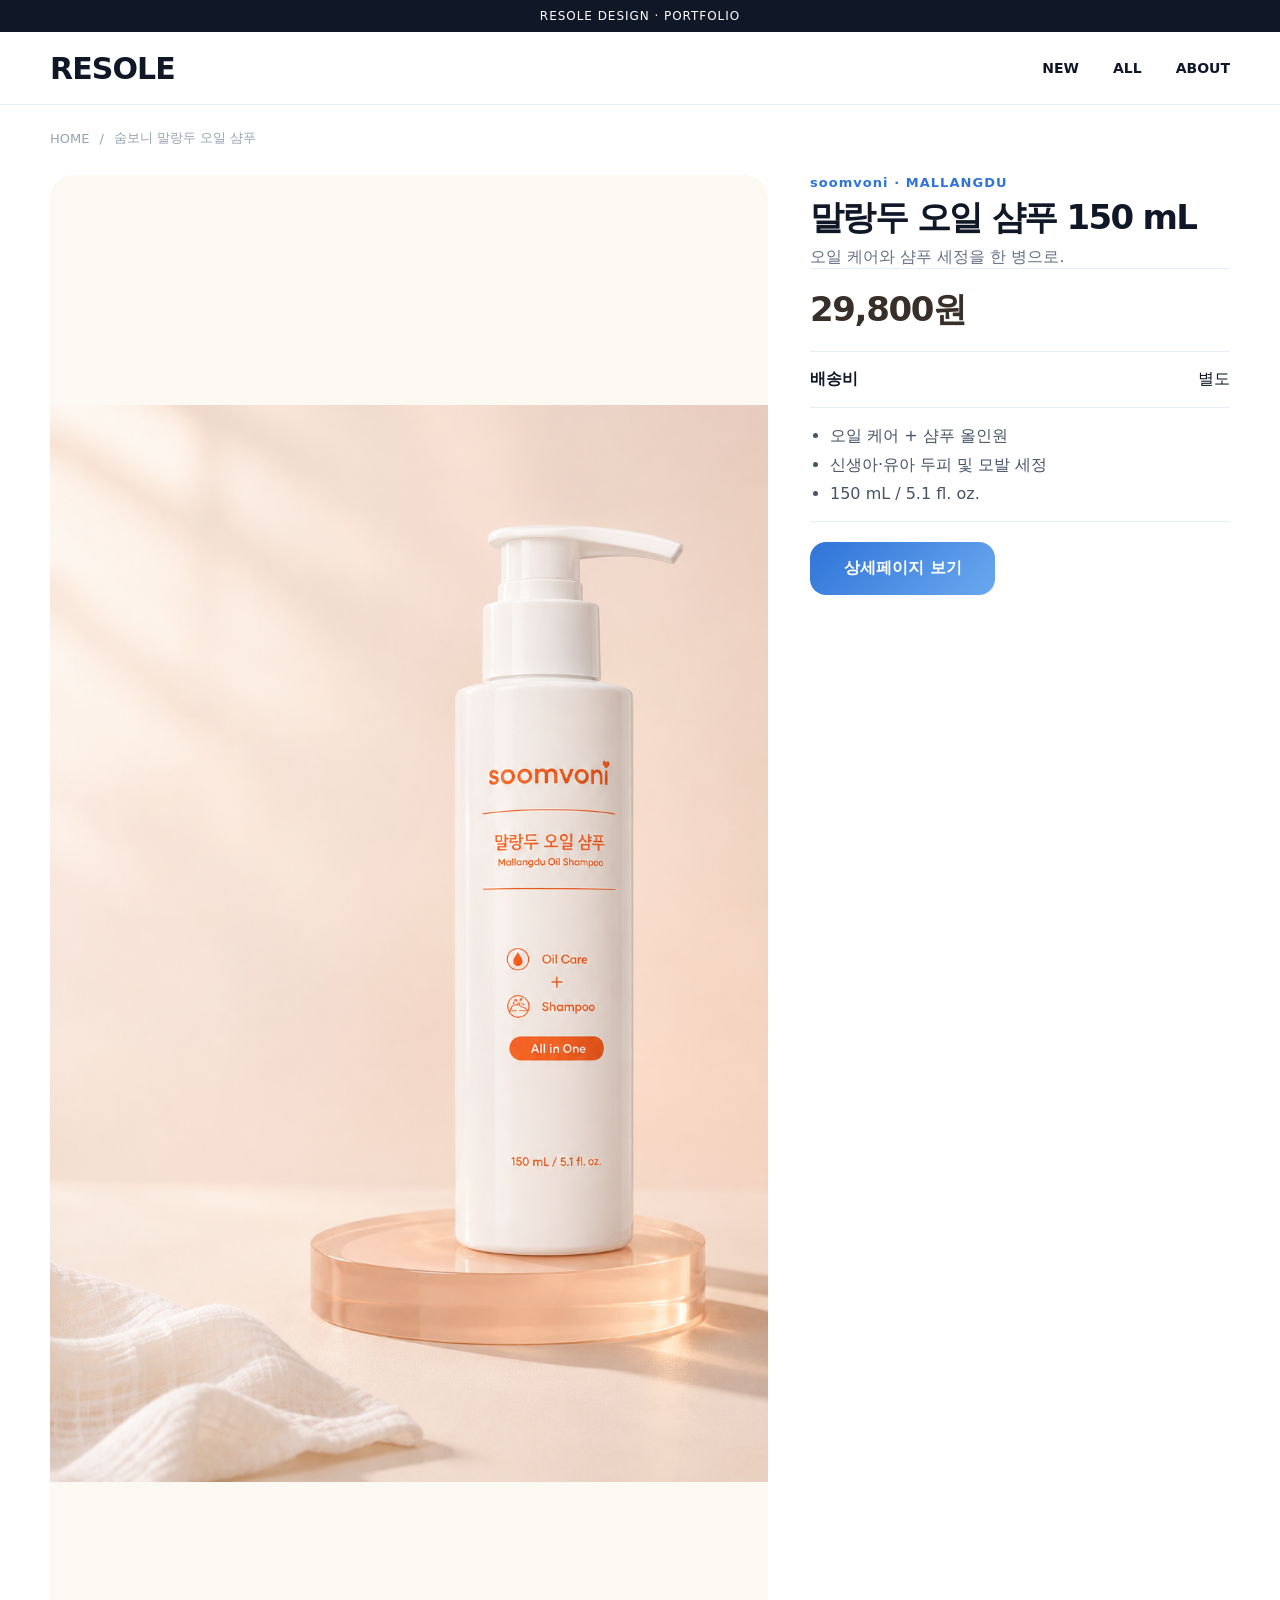
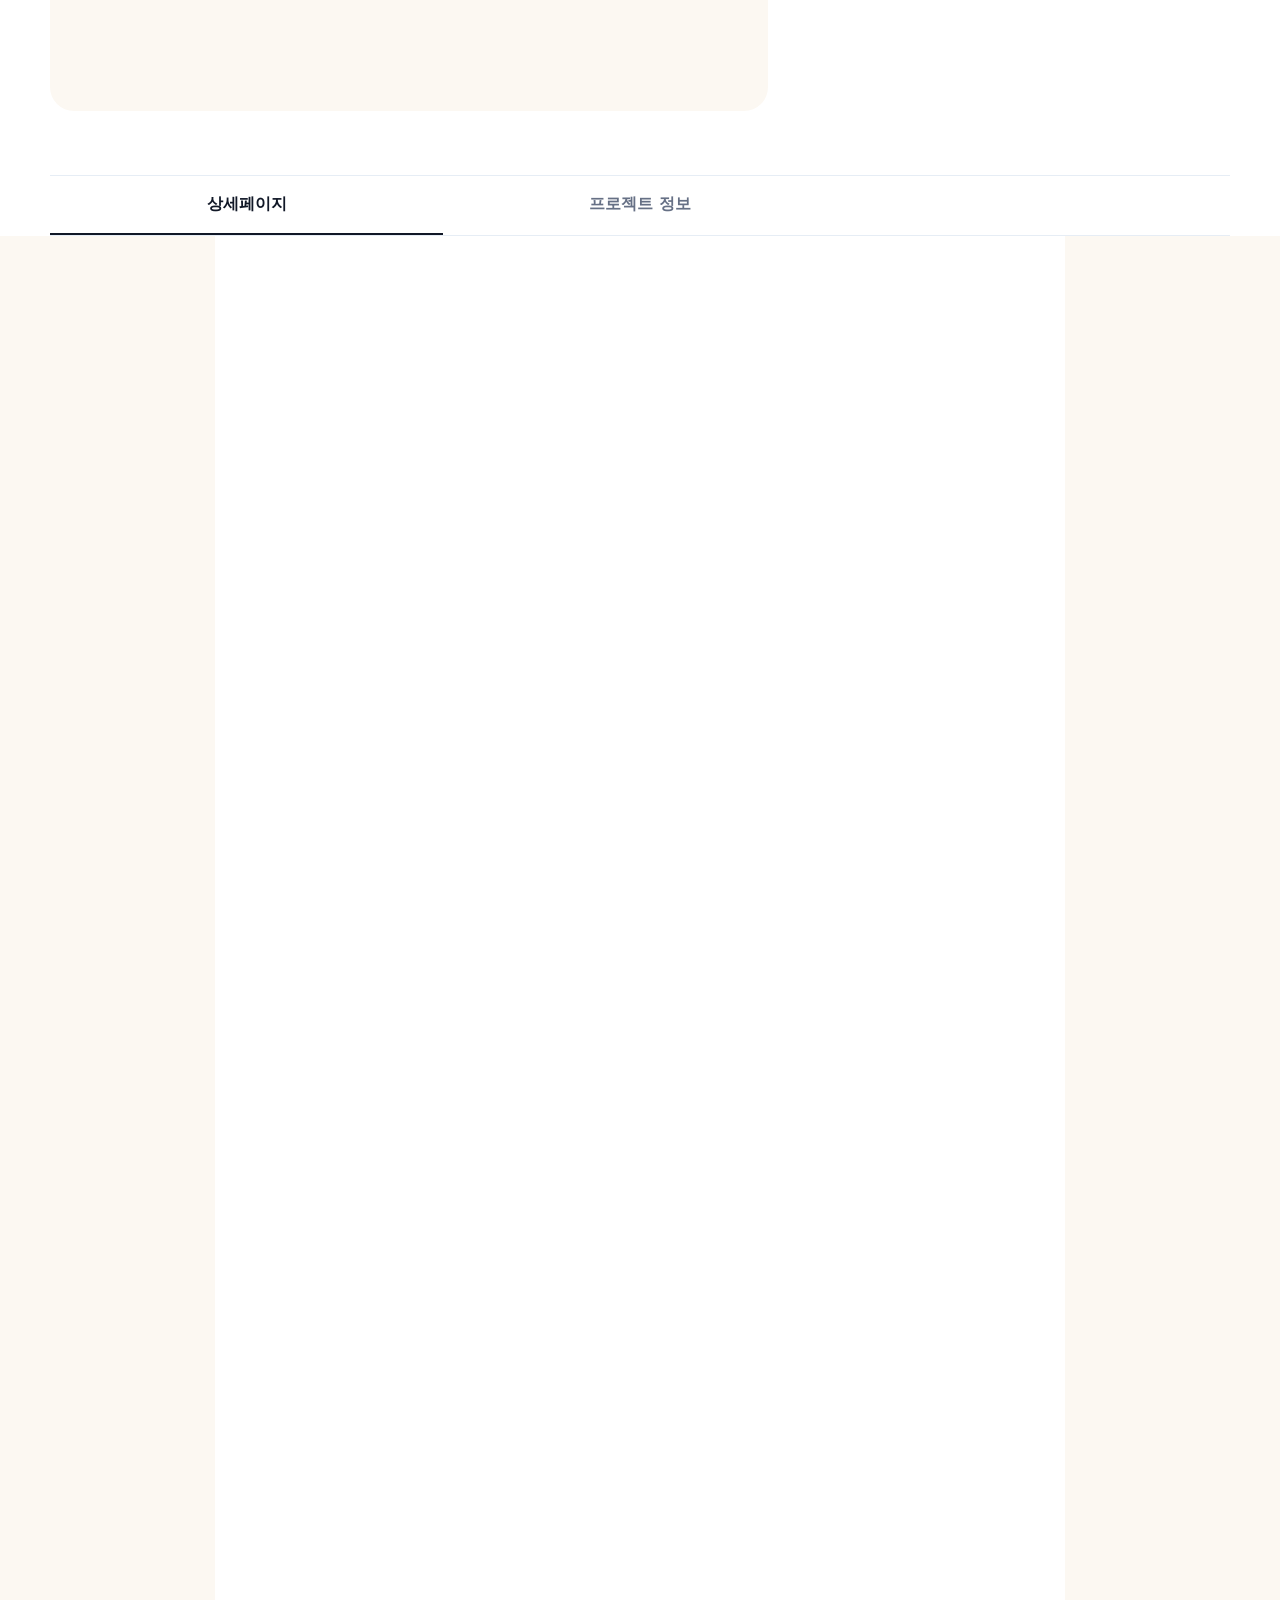
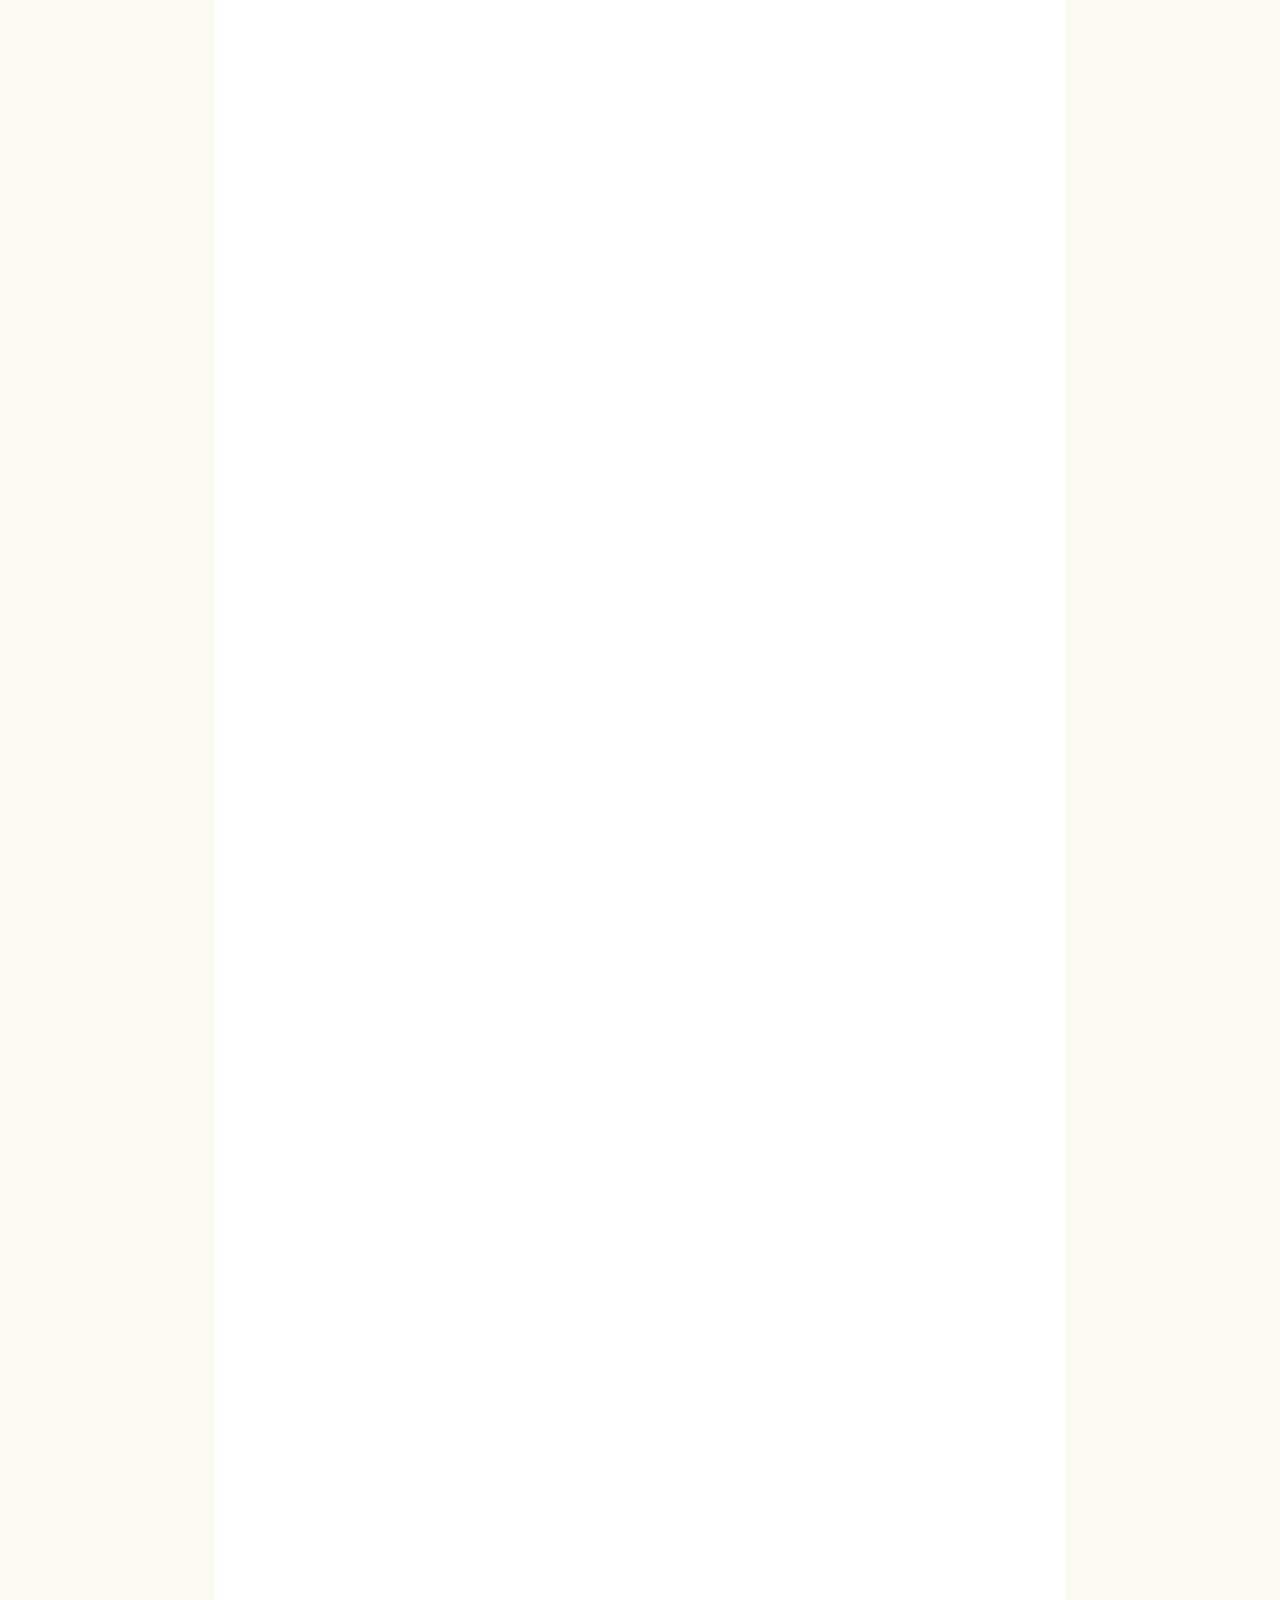
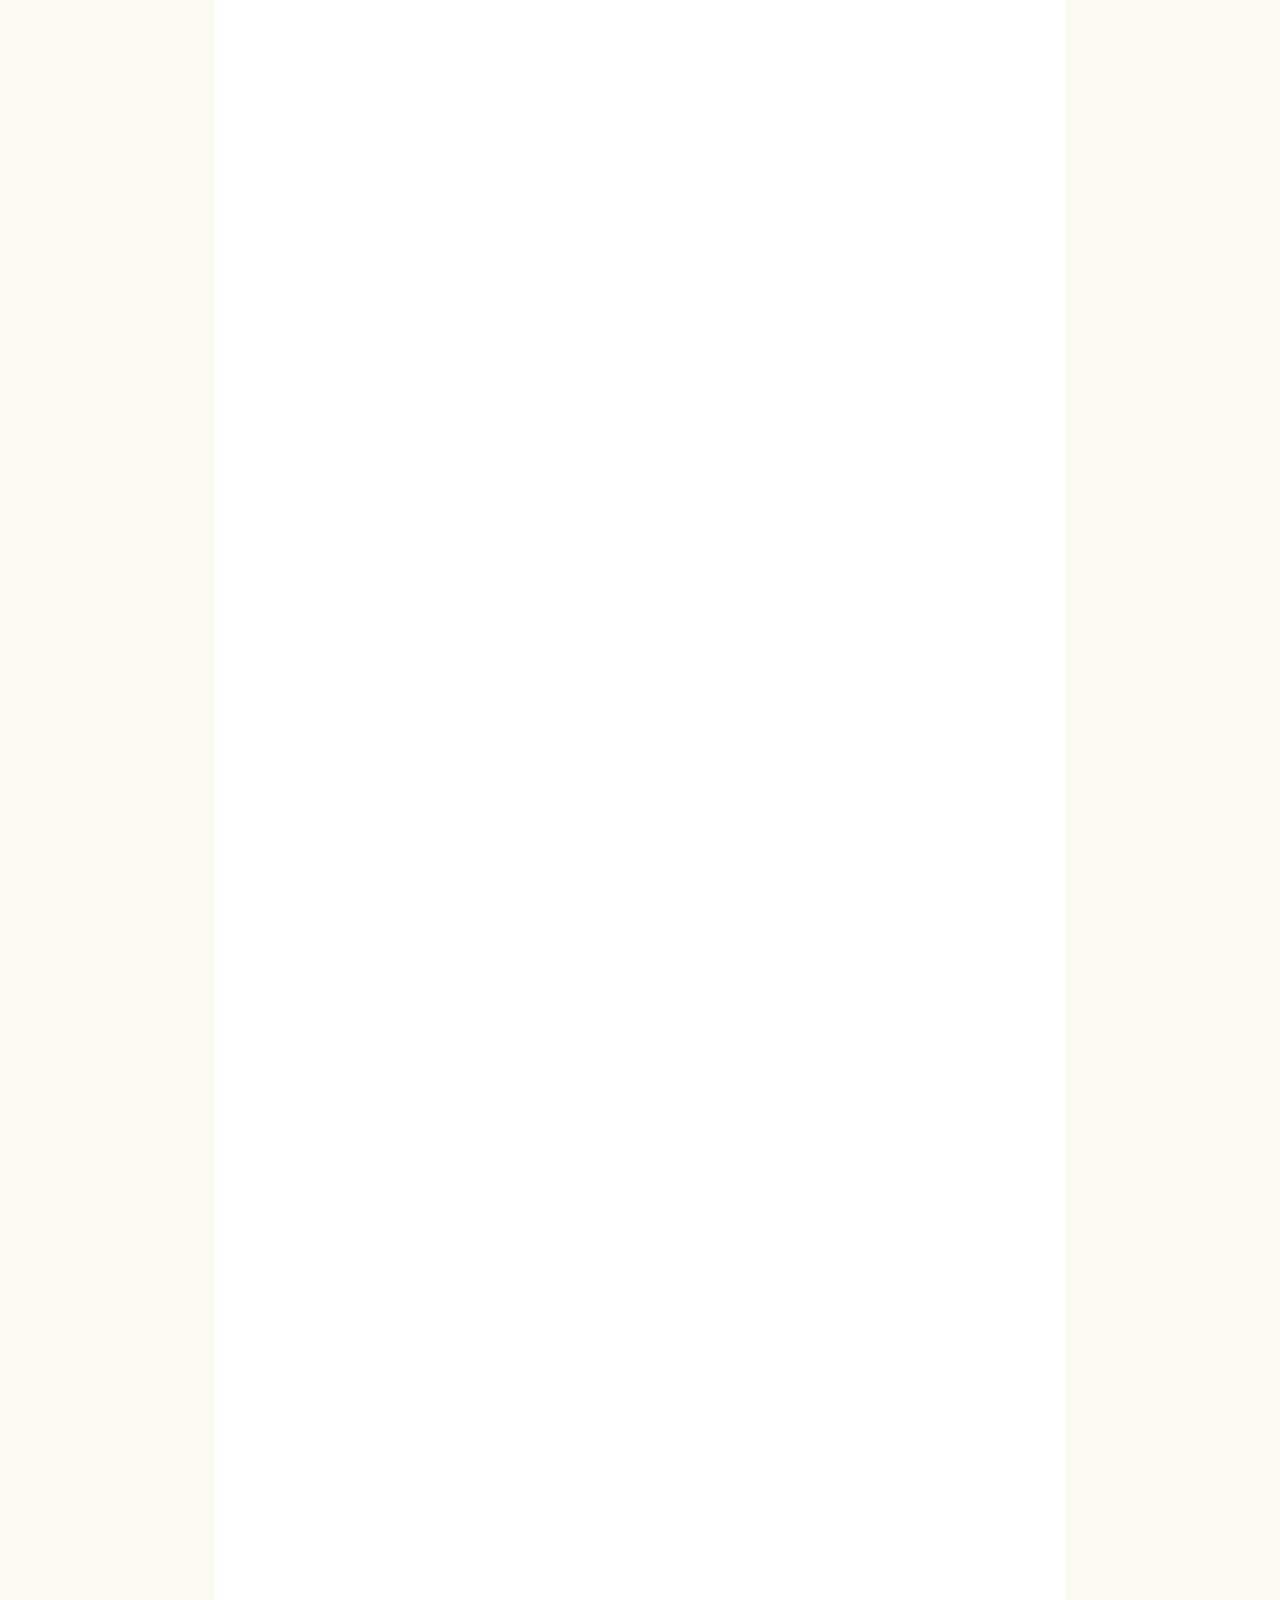
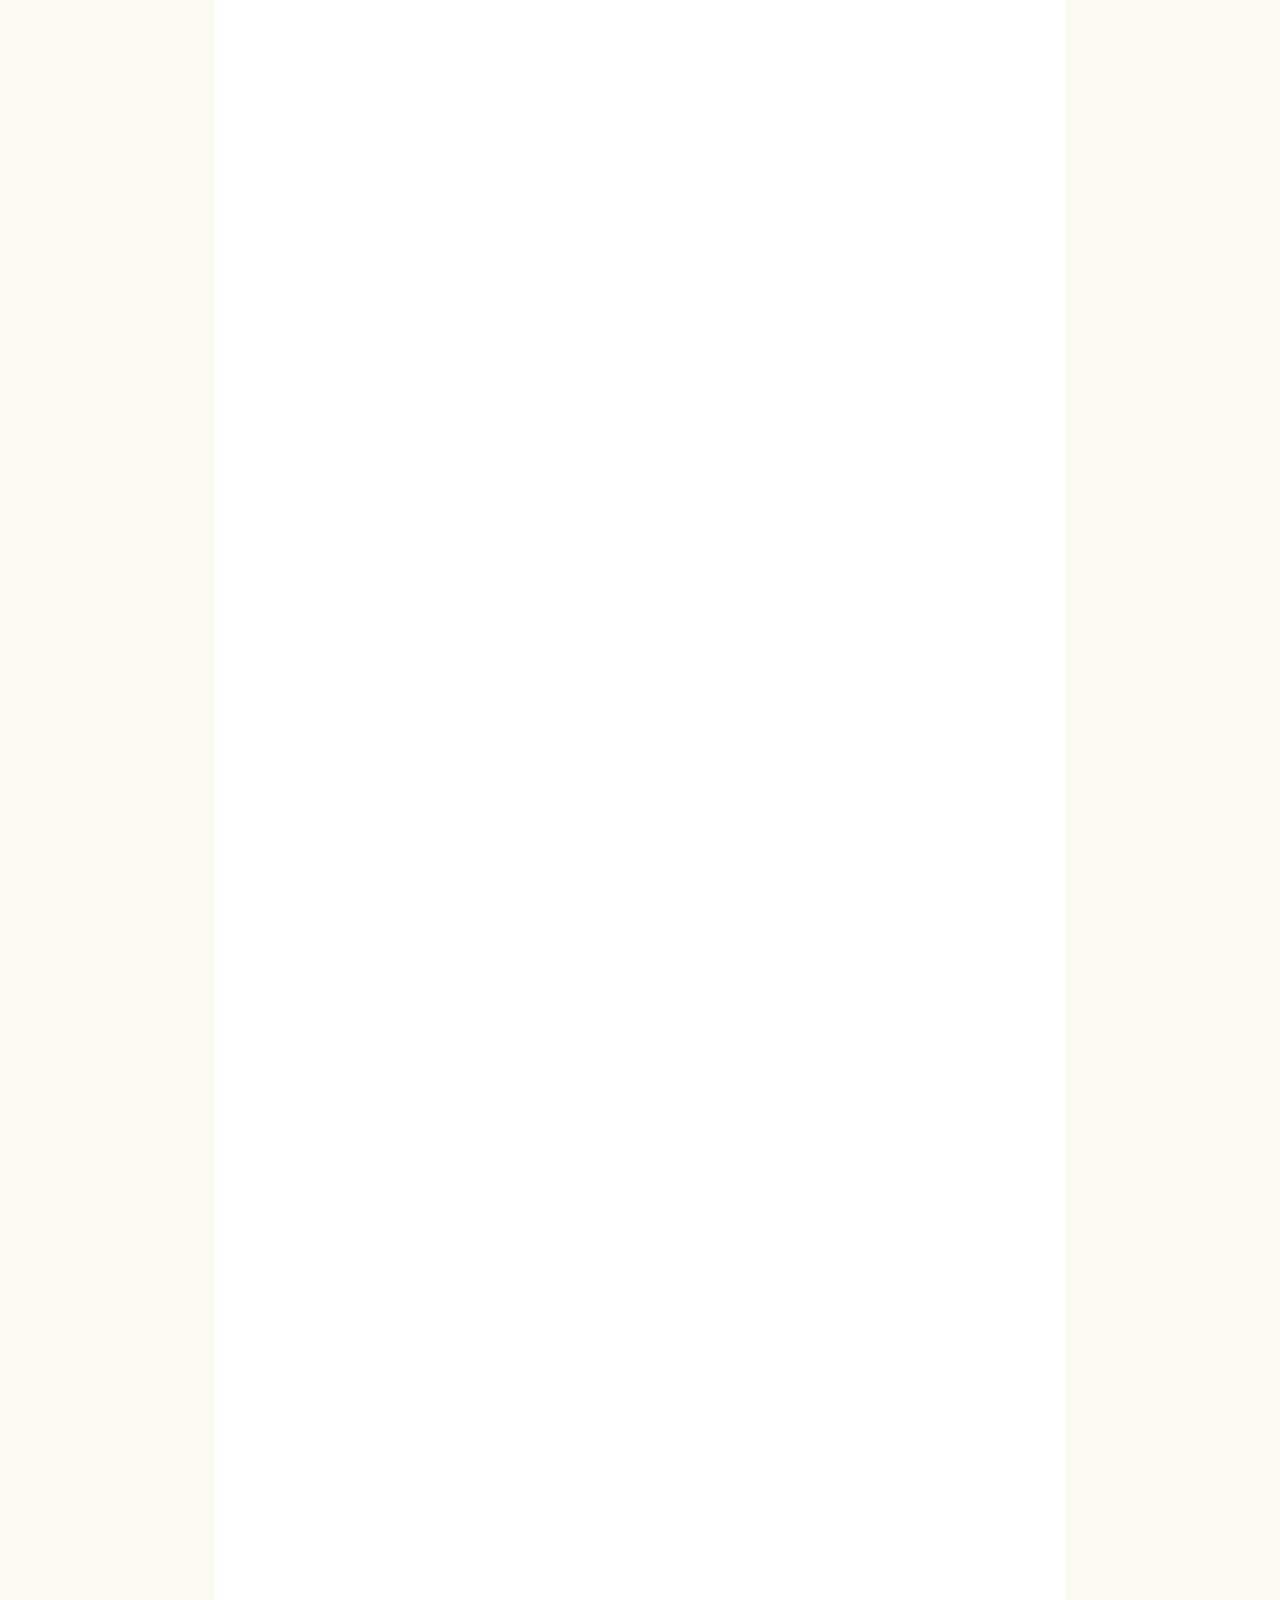
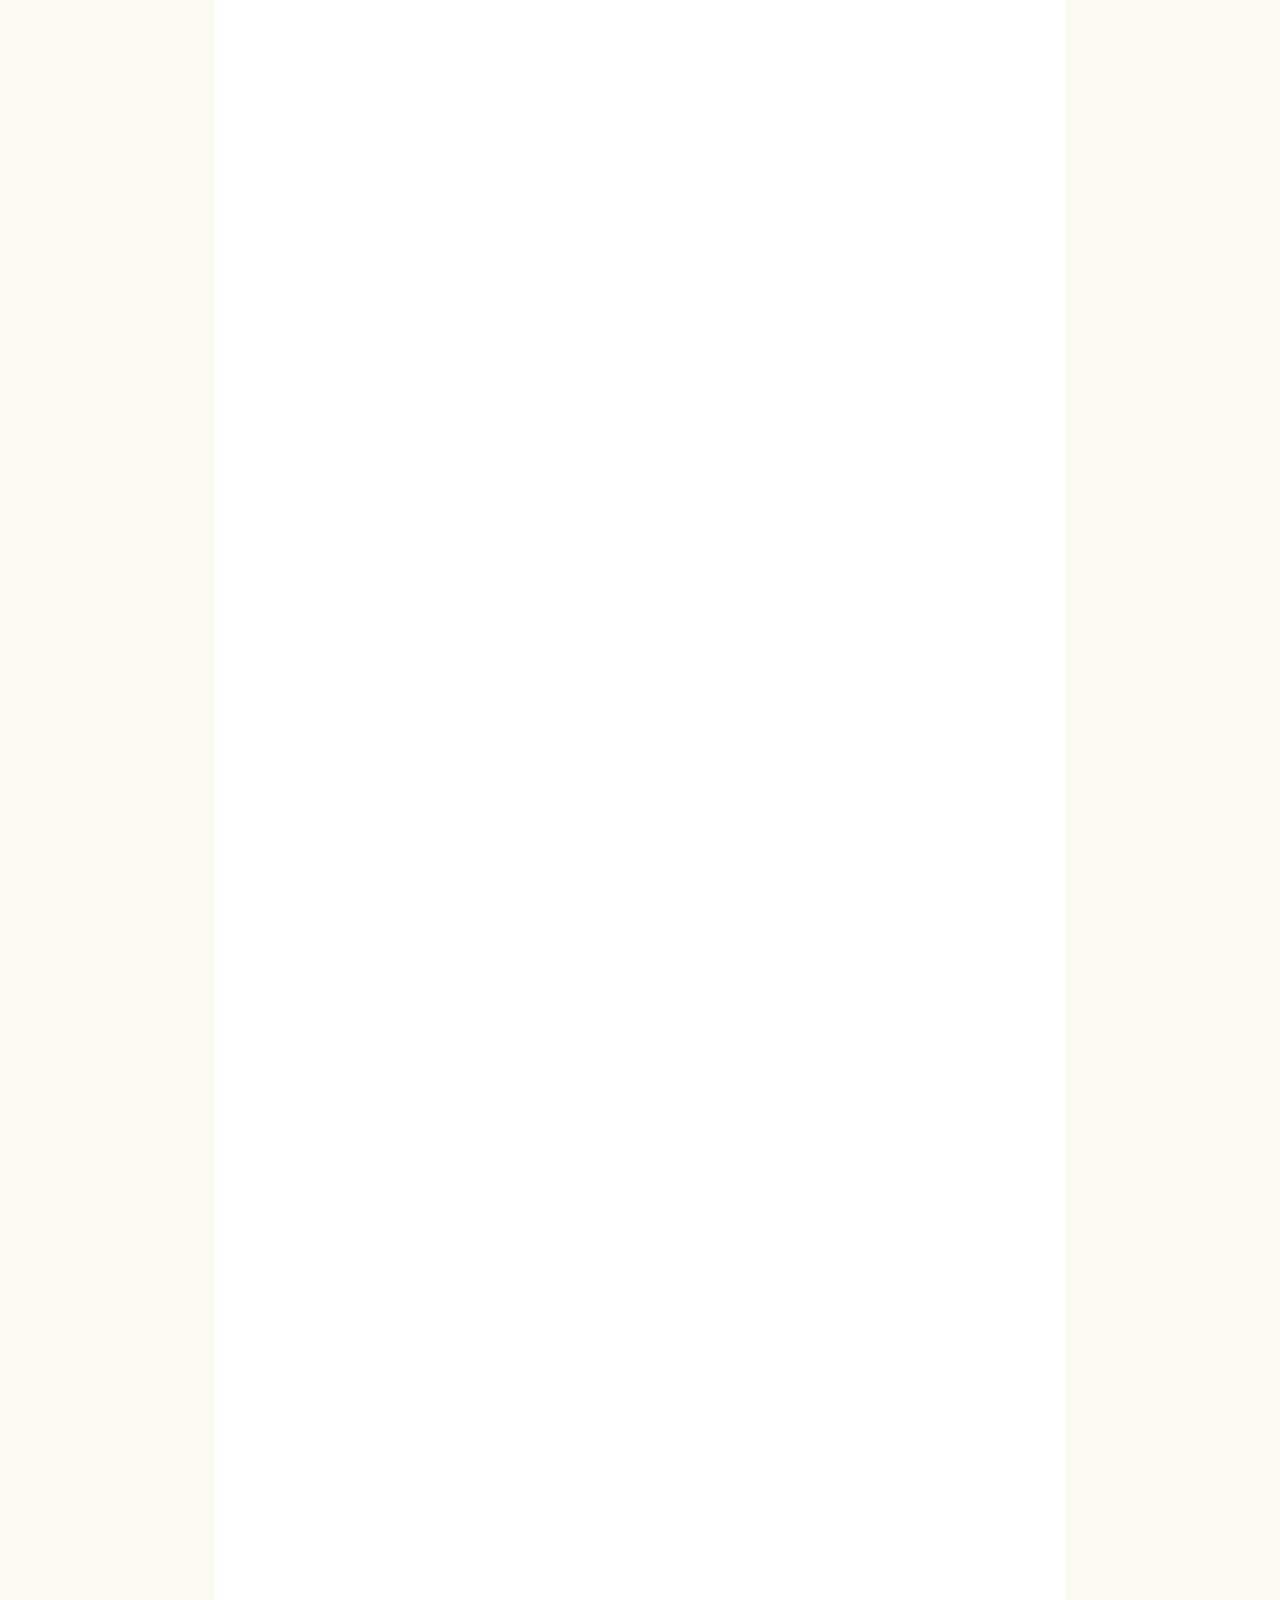
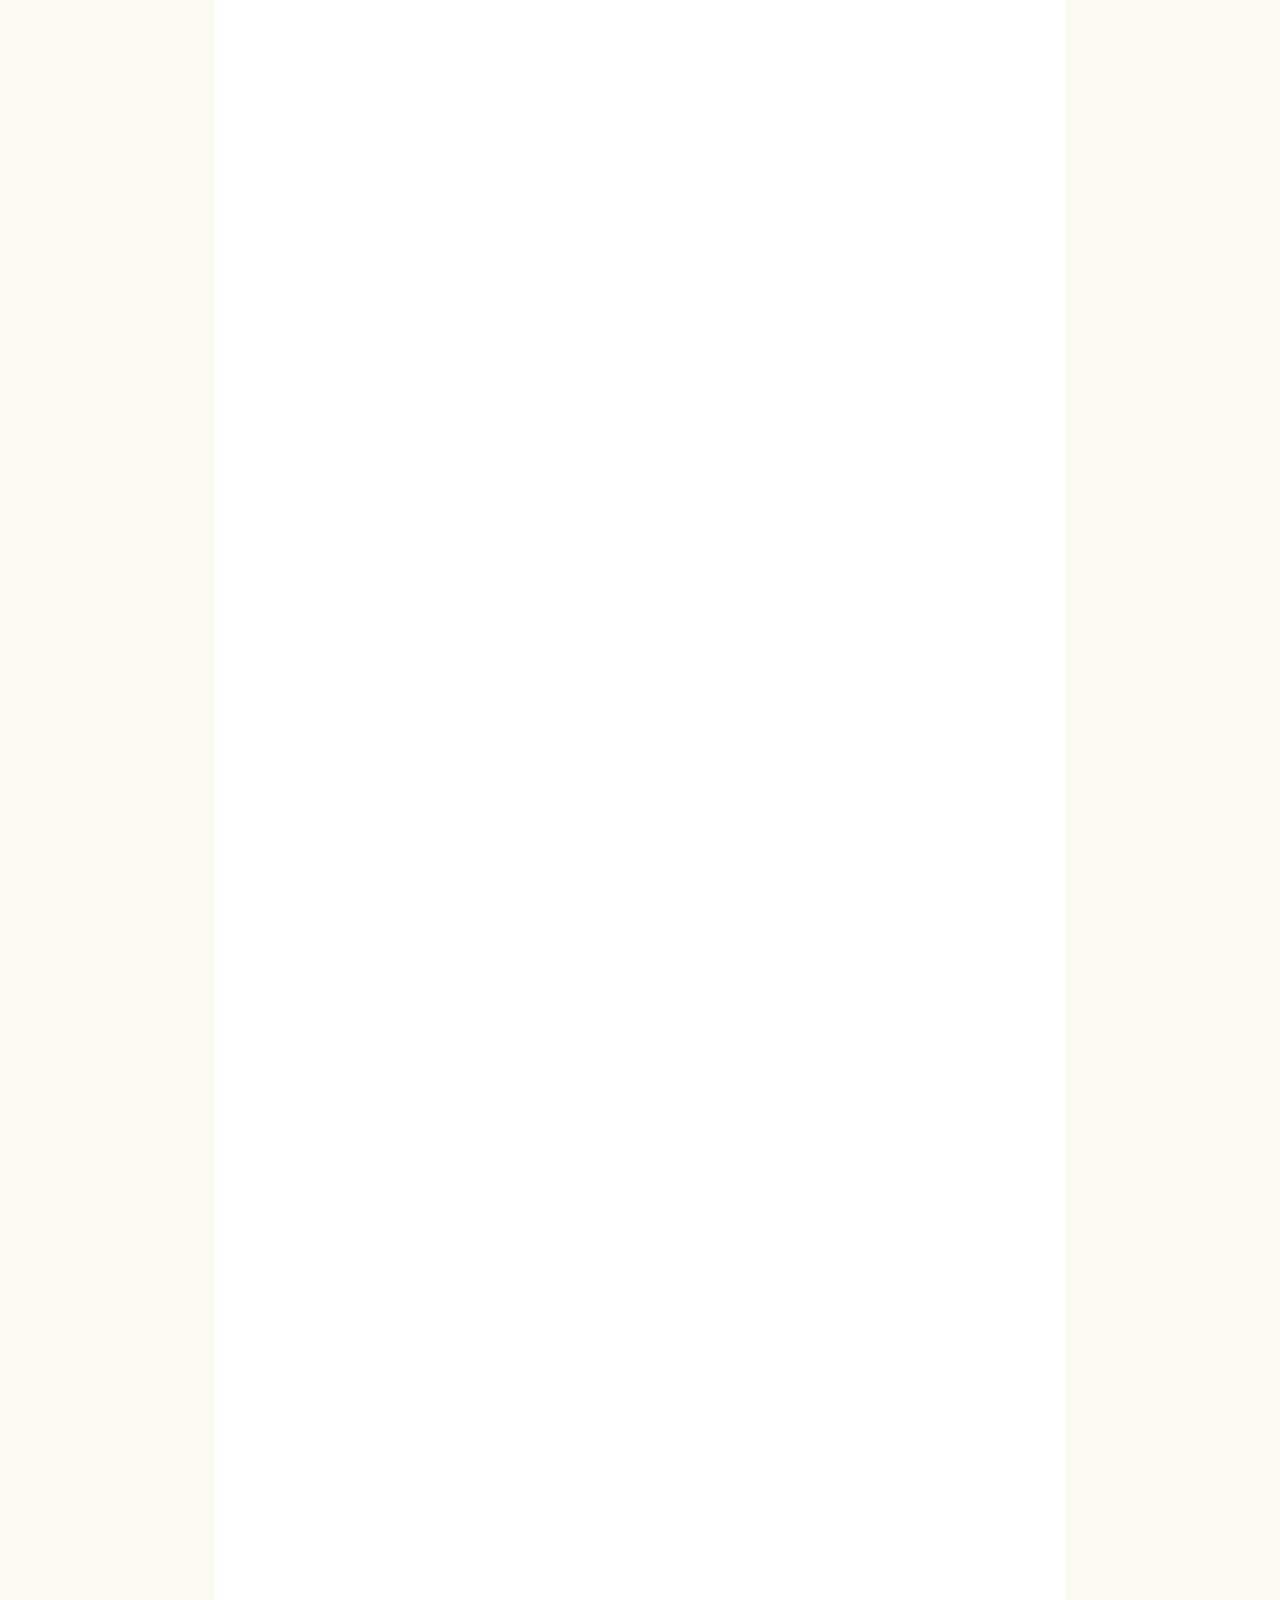
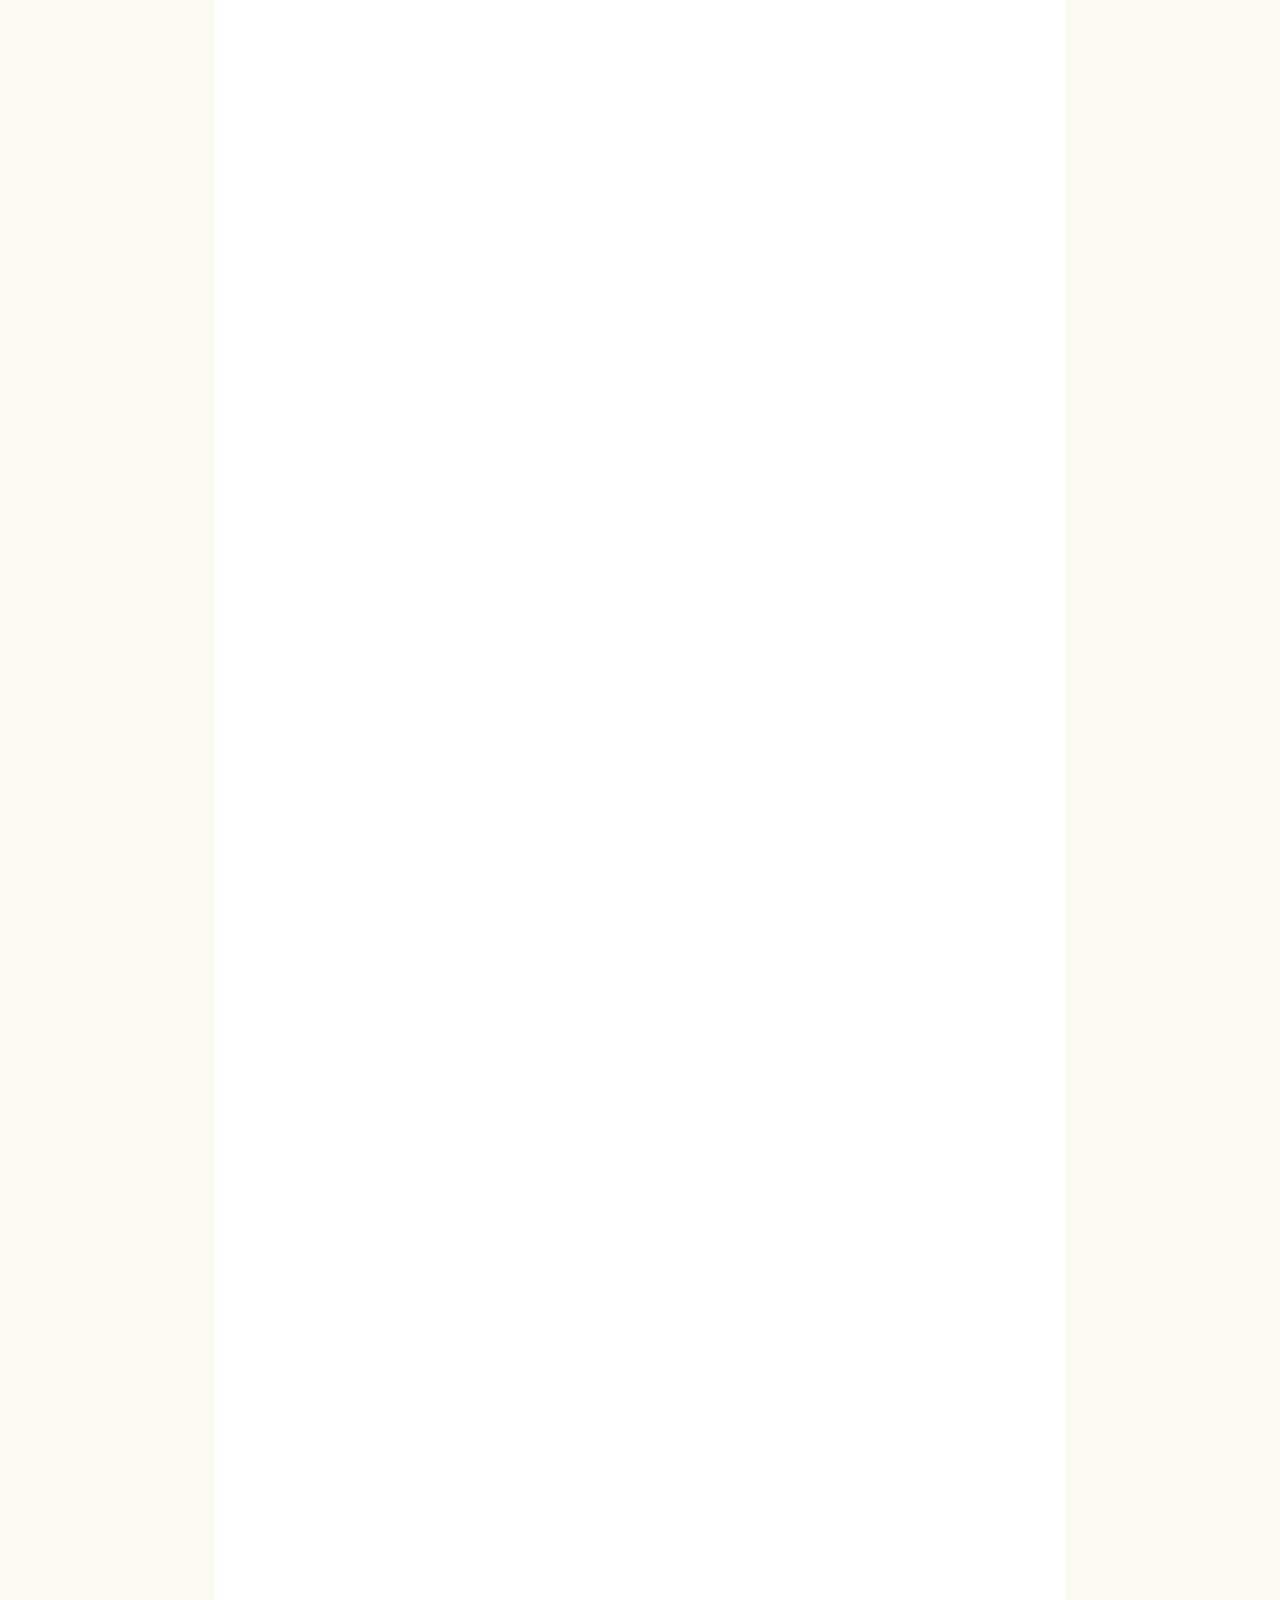
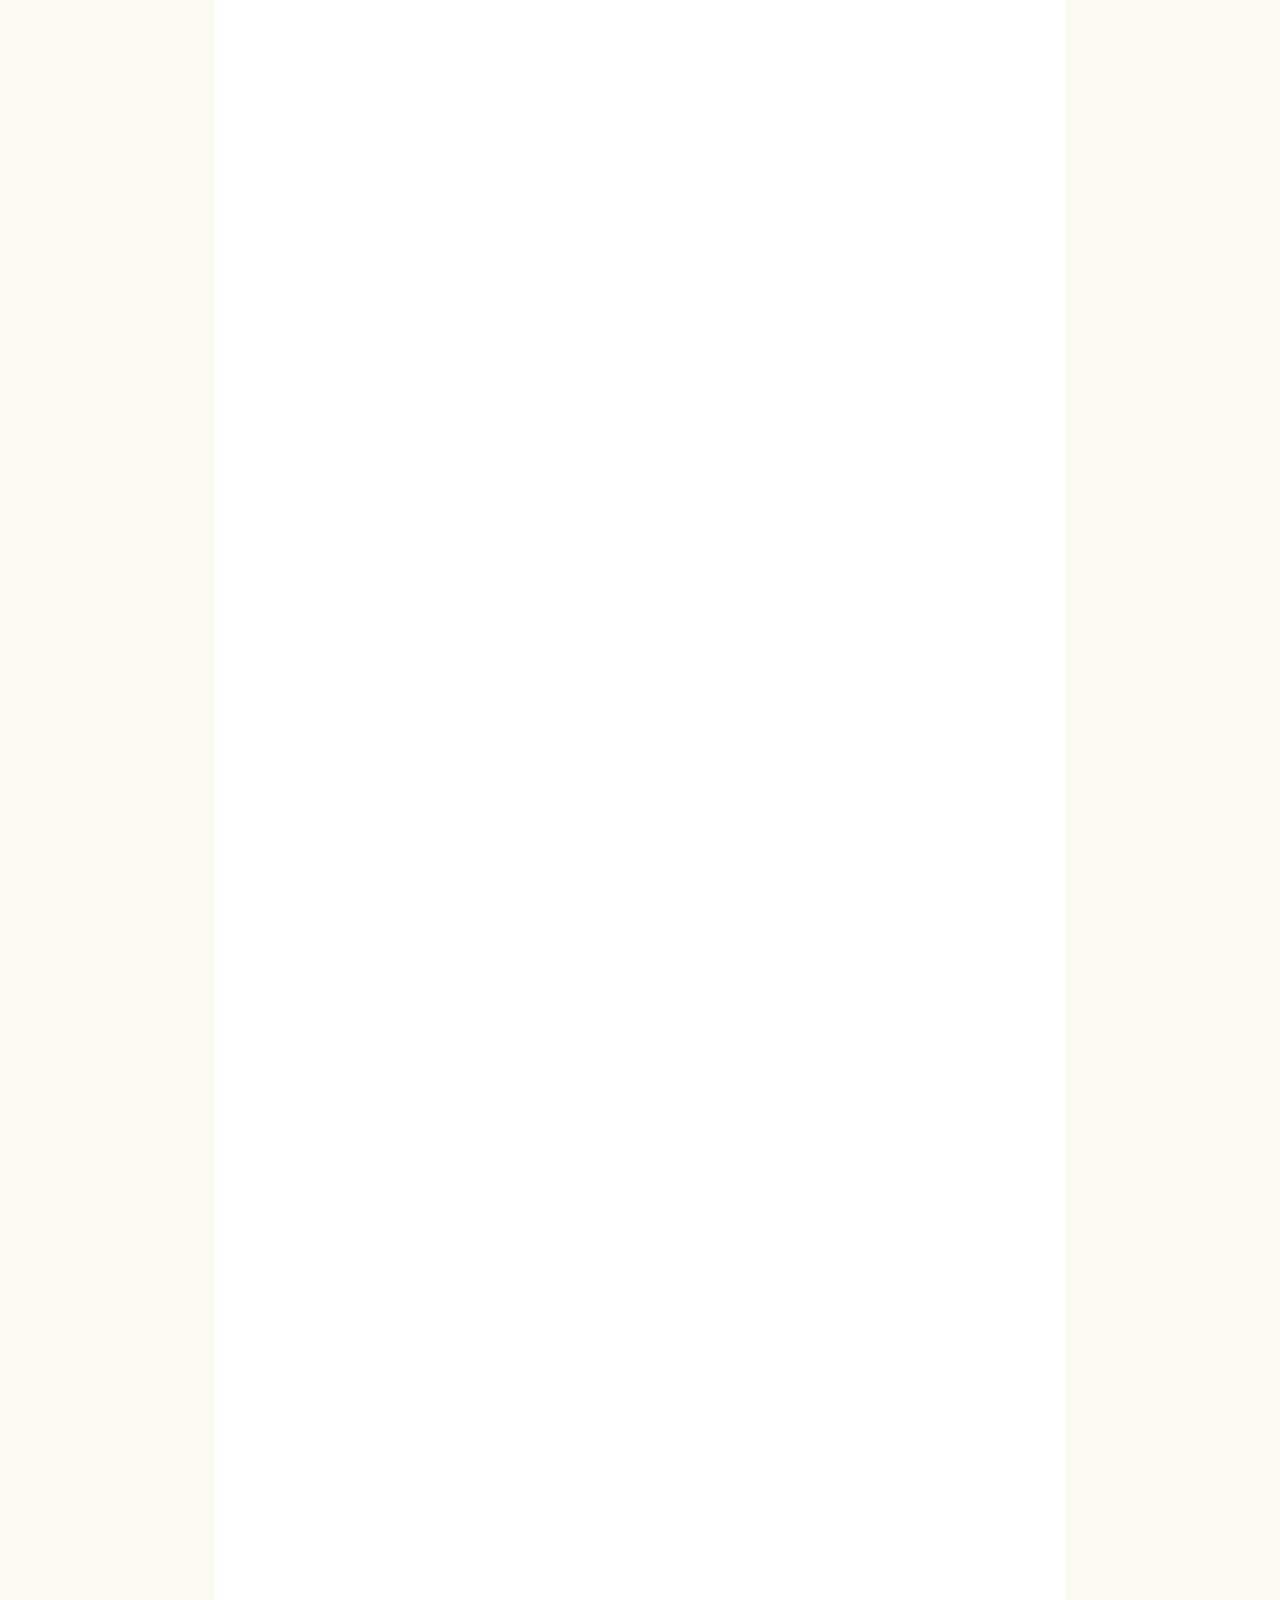
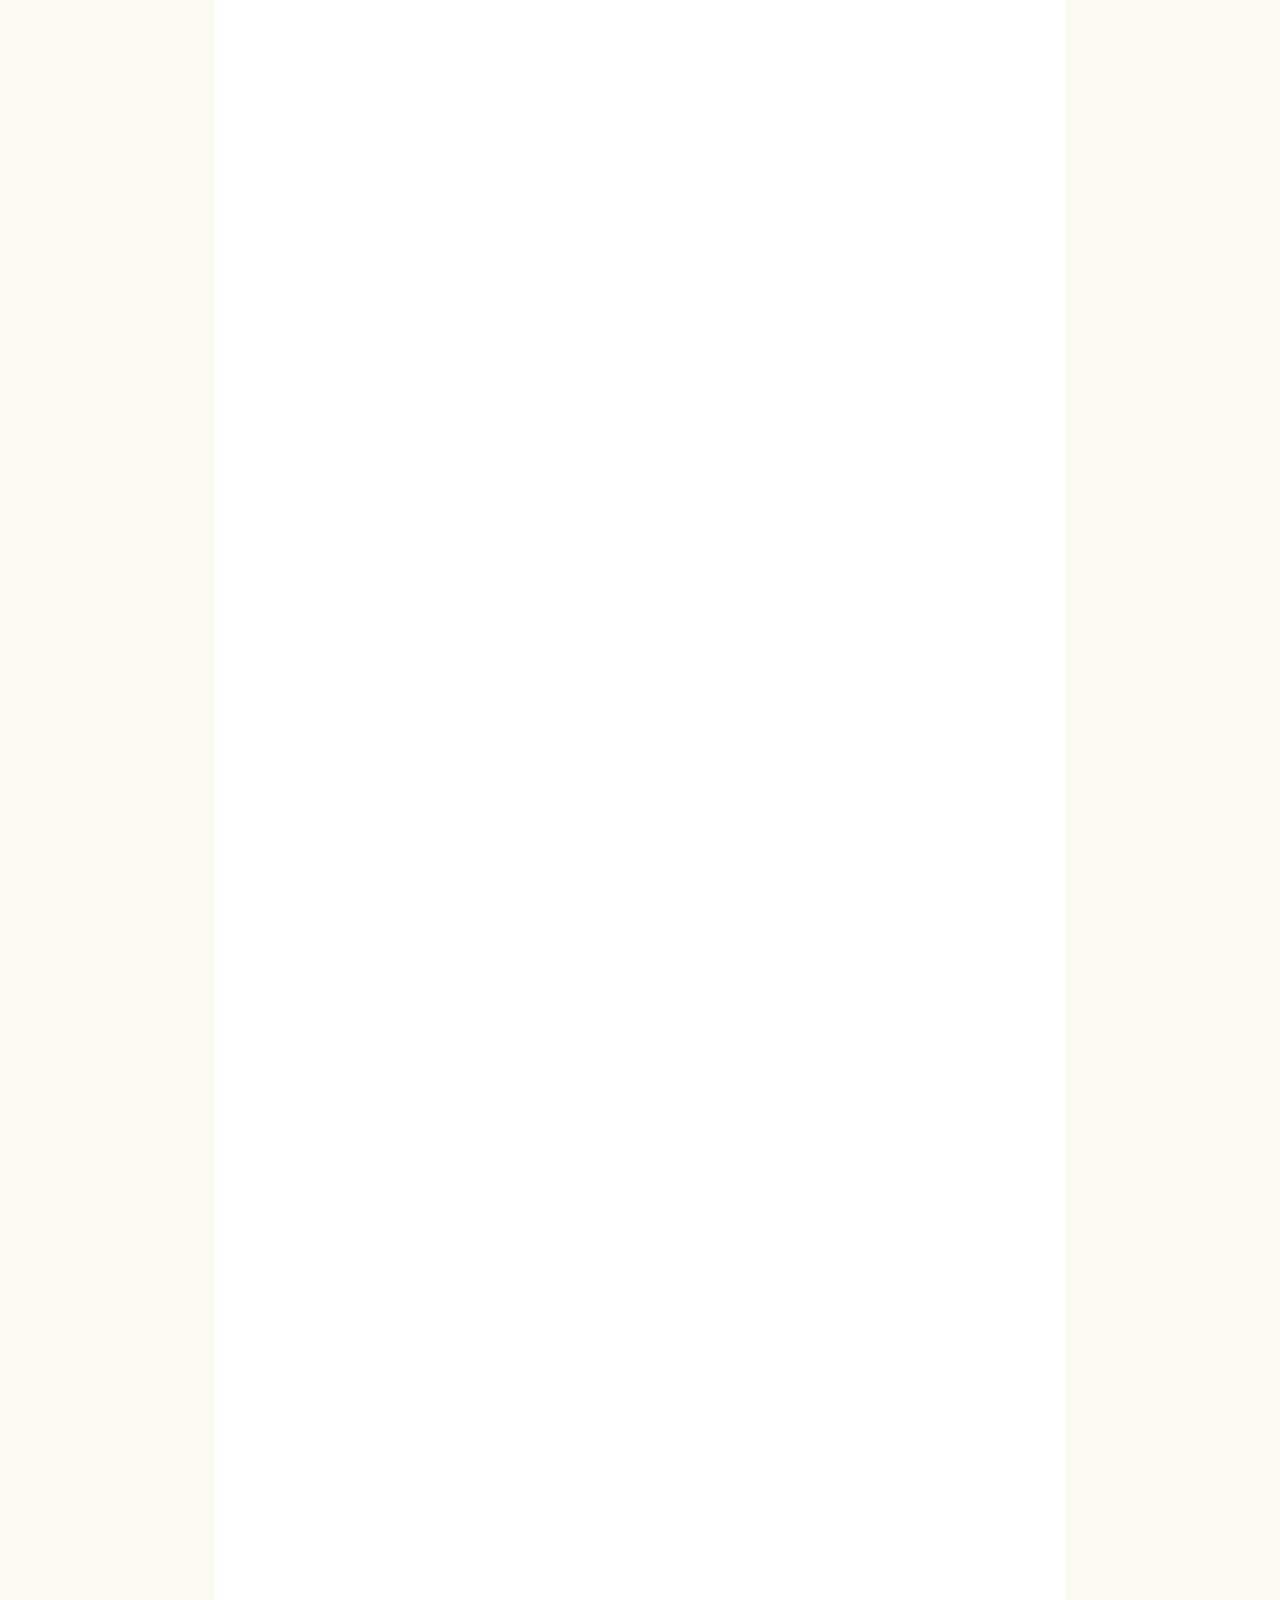
<file: product-sumboni.html>
<!doctype html><html lang="ko"><meta charset="utf-8"><meta name="viewport" content="width=device-width, initial-scale=1"><title>숨보니 말랑두 오일 샴푸</title><meta http-equiv="refresh" content="0;url=resole-lotion-demo/product/soomvoni-mallangdu.html?v=20261127-soomvoni-r10"><link rel="canonical" href="https://mee5180-hue.github.io/resoledesign/resole-lotion-demo/product/soomvoni-mallangdu.html"><a href="resole-lotion-demo/product/soomvoni-mallangdu.html?v=20261127-soomvoni-r10">숨보니 상세페이지 보기</a></html>
</file>
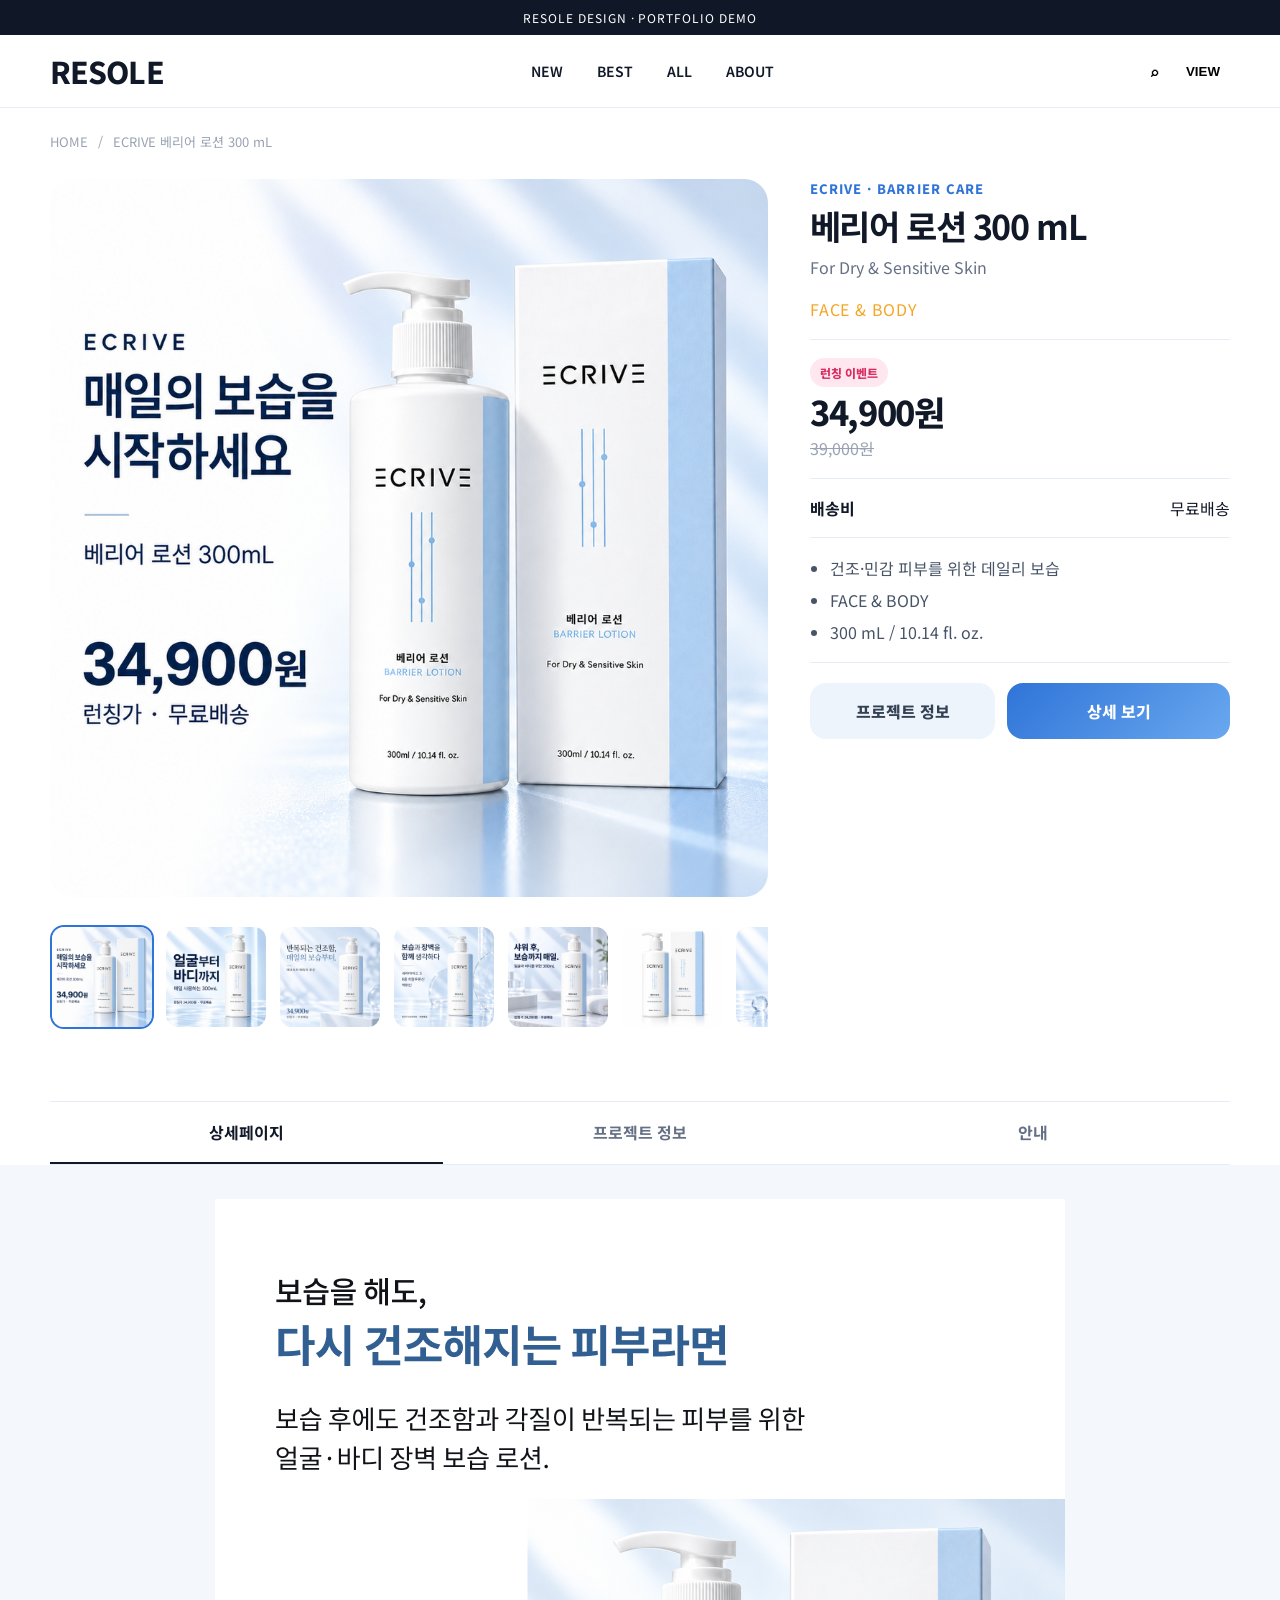
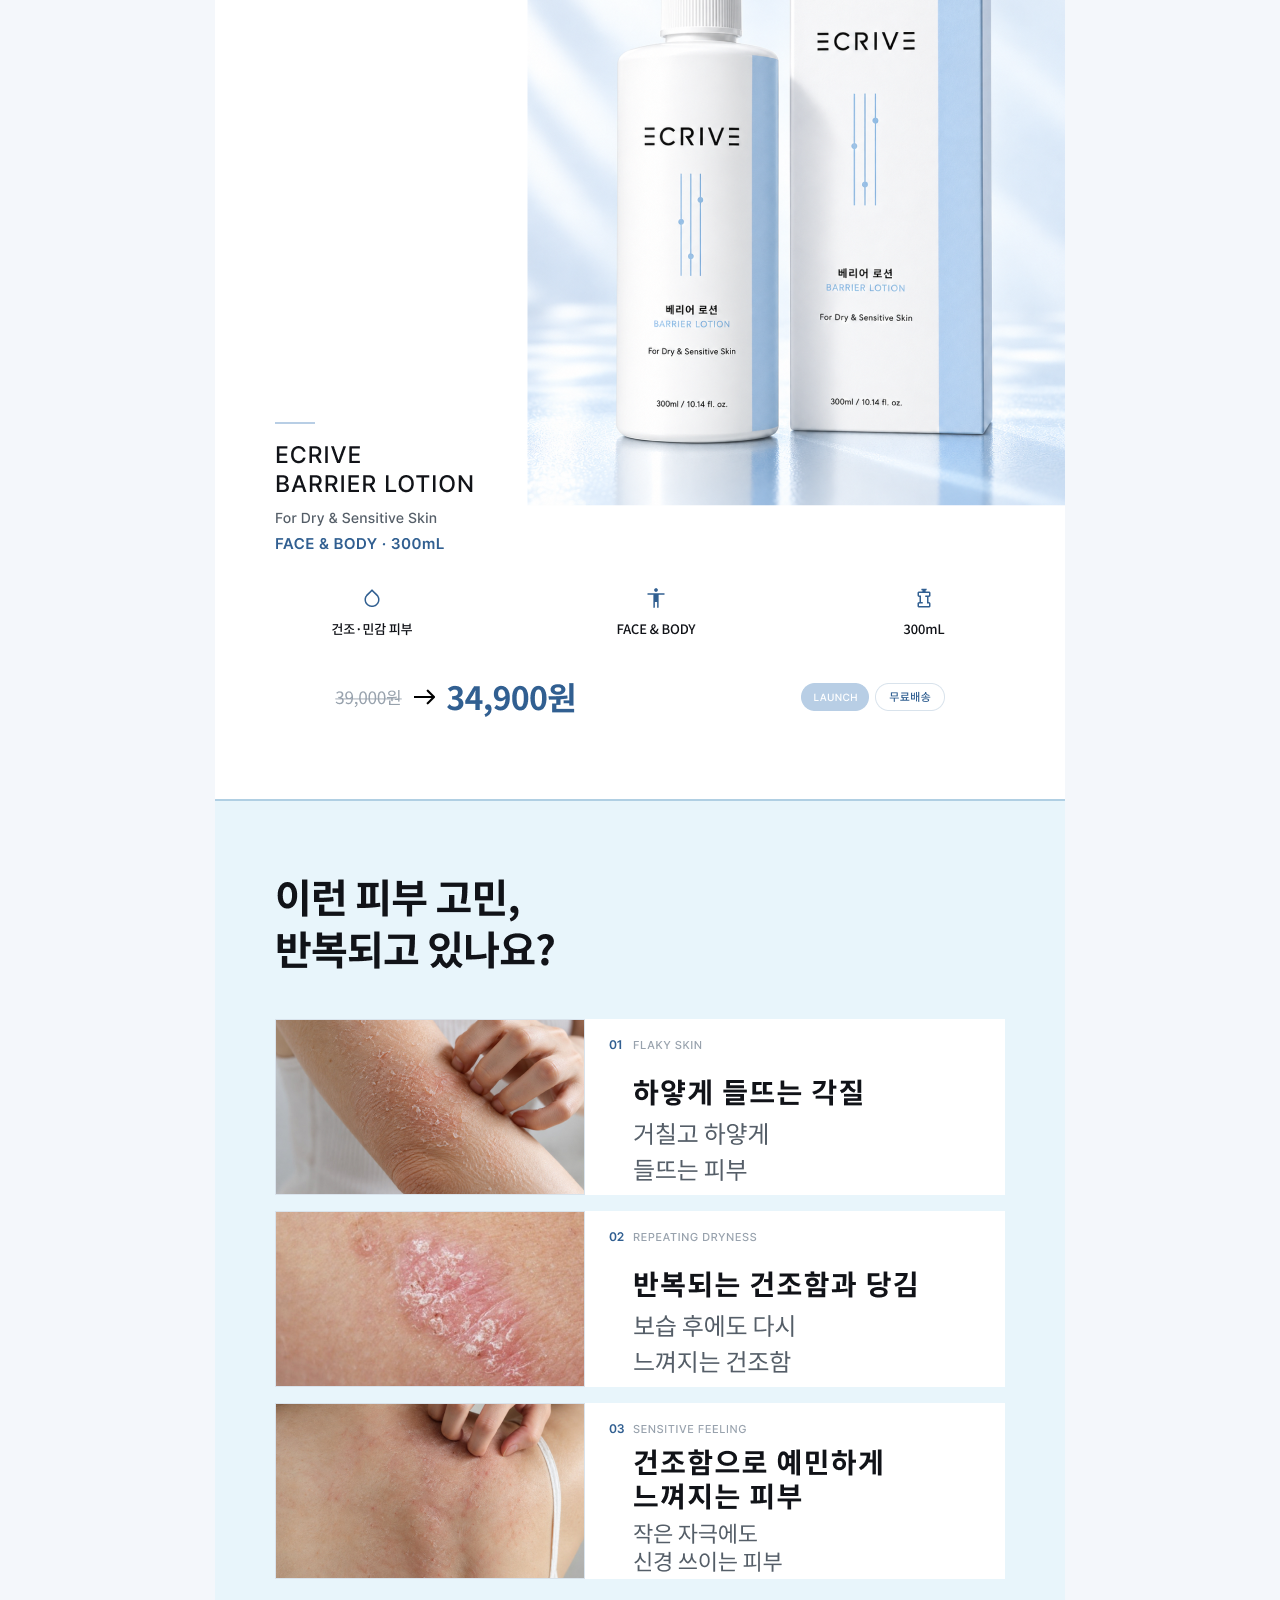
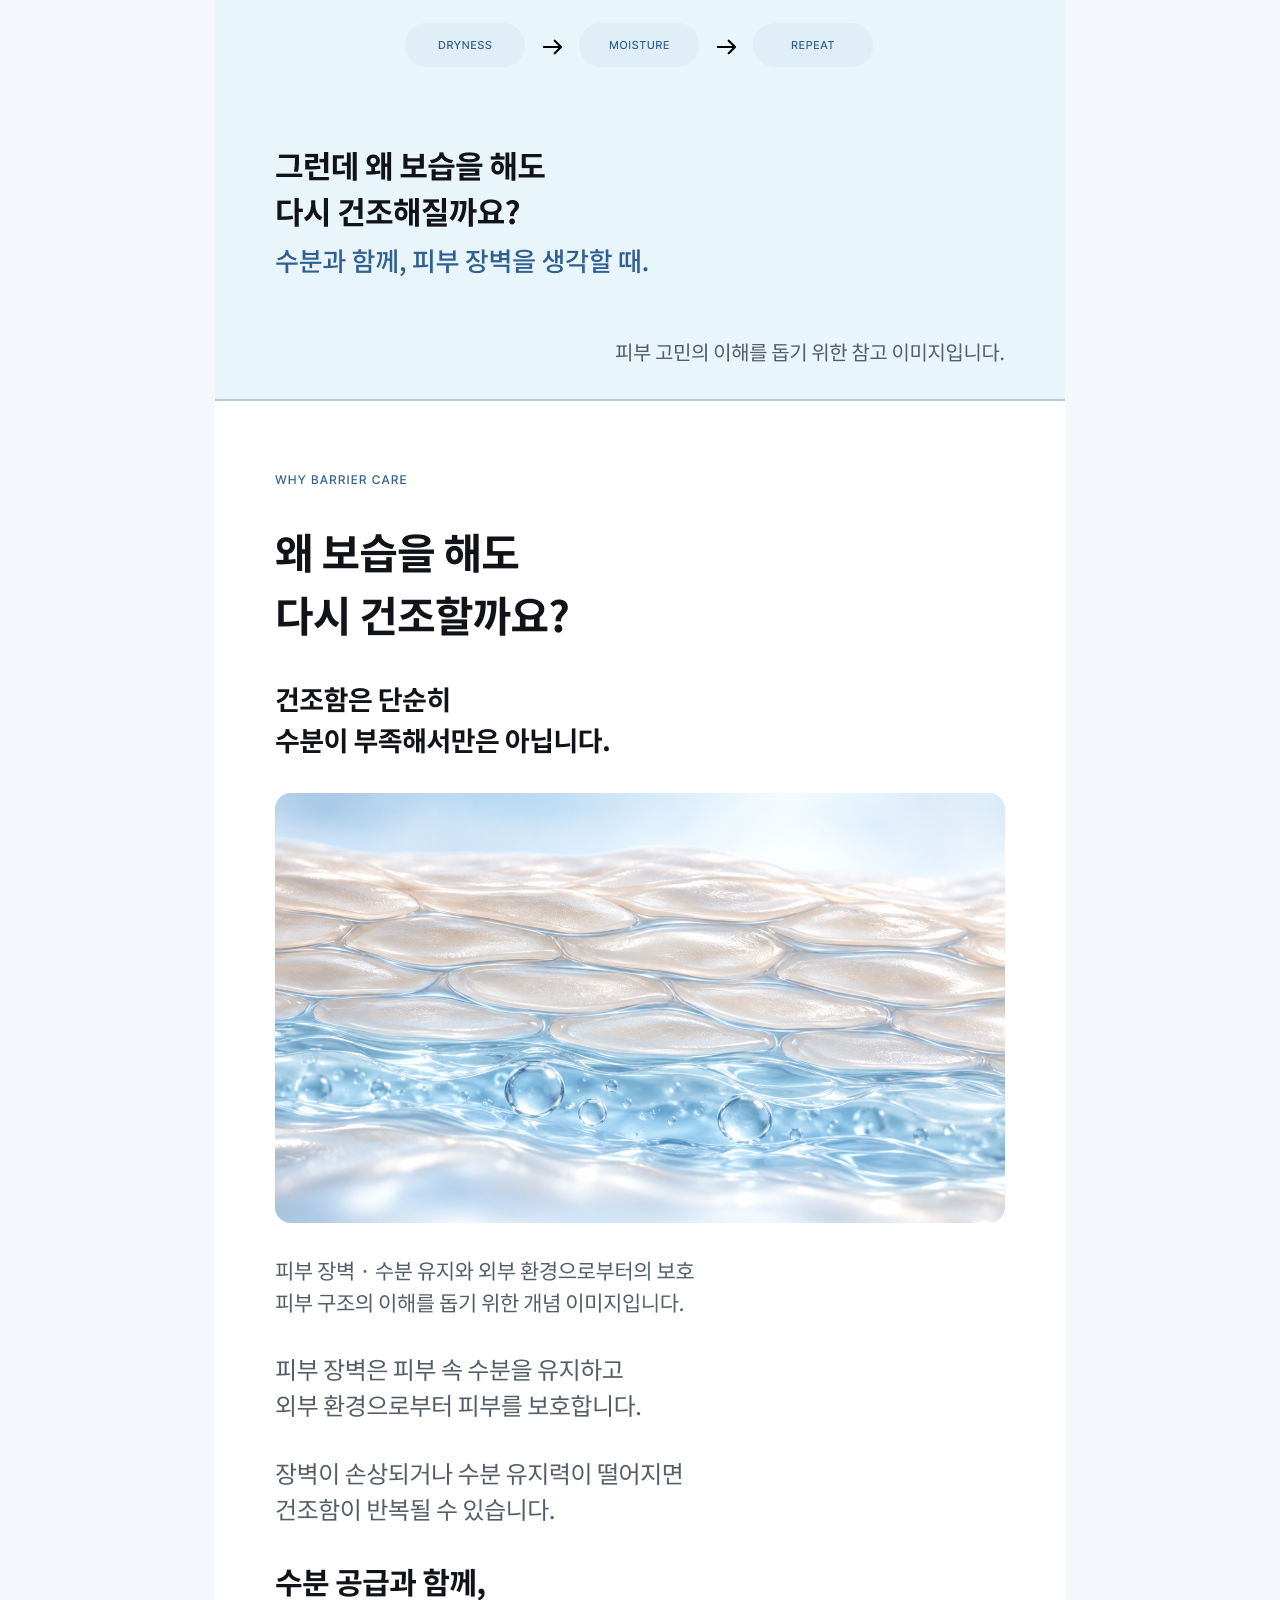
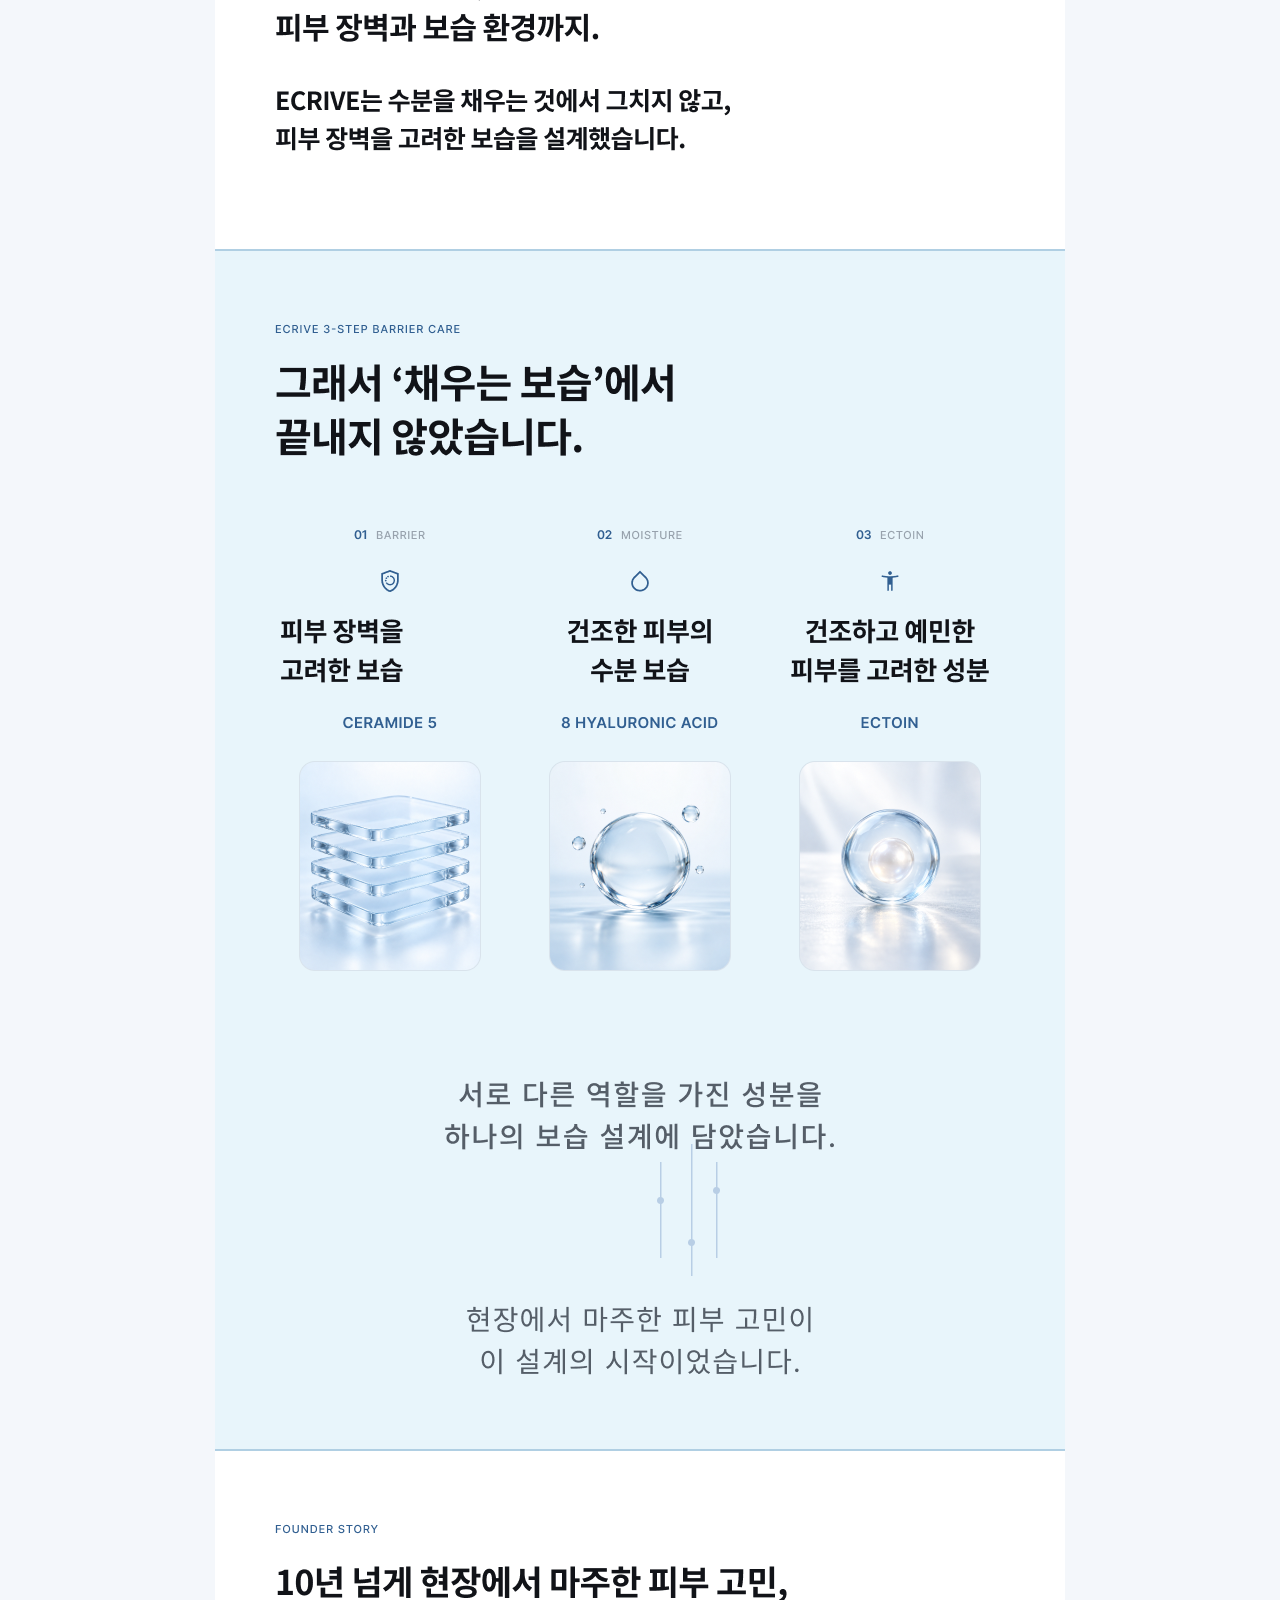
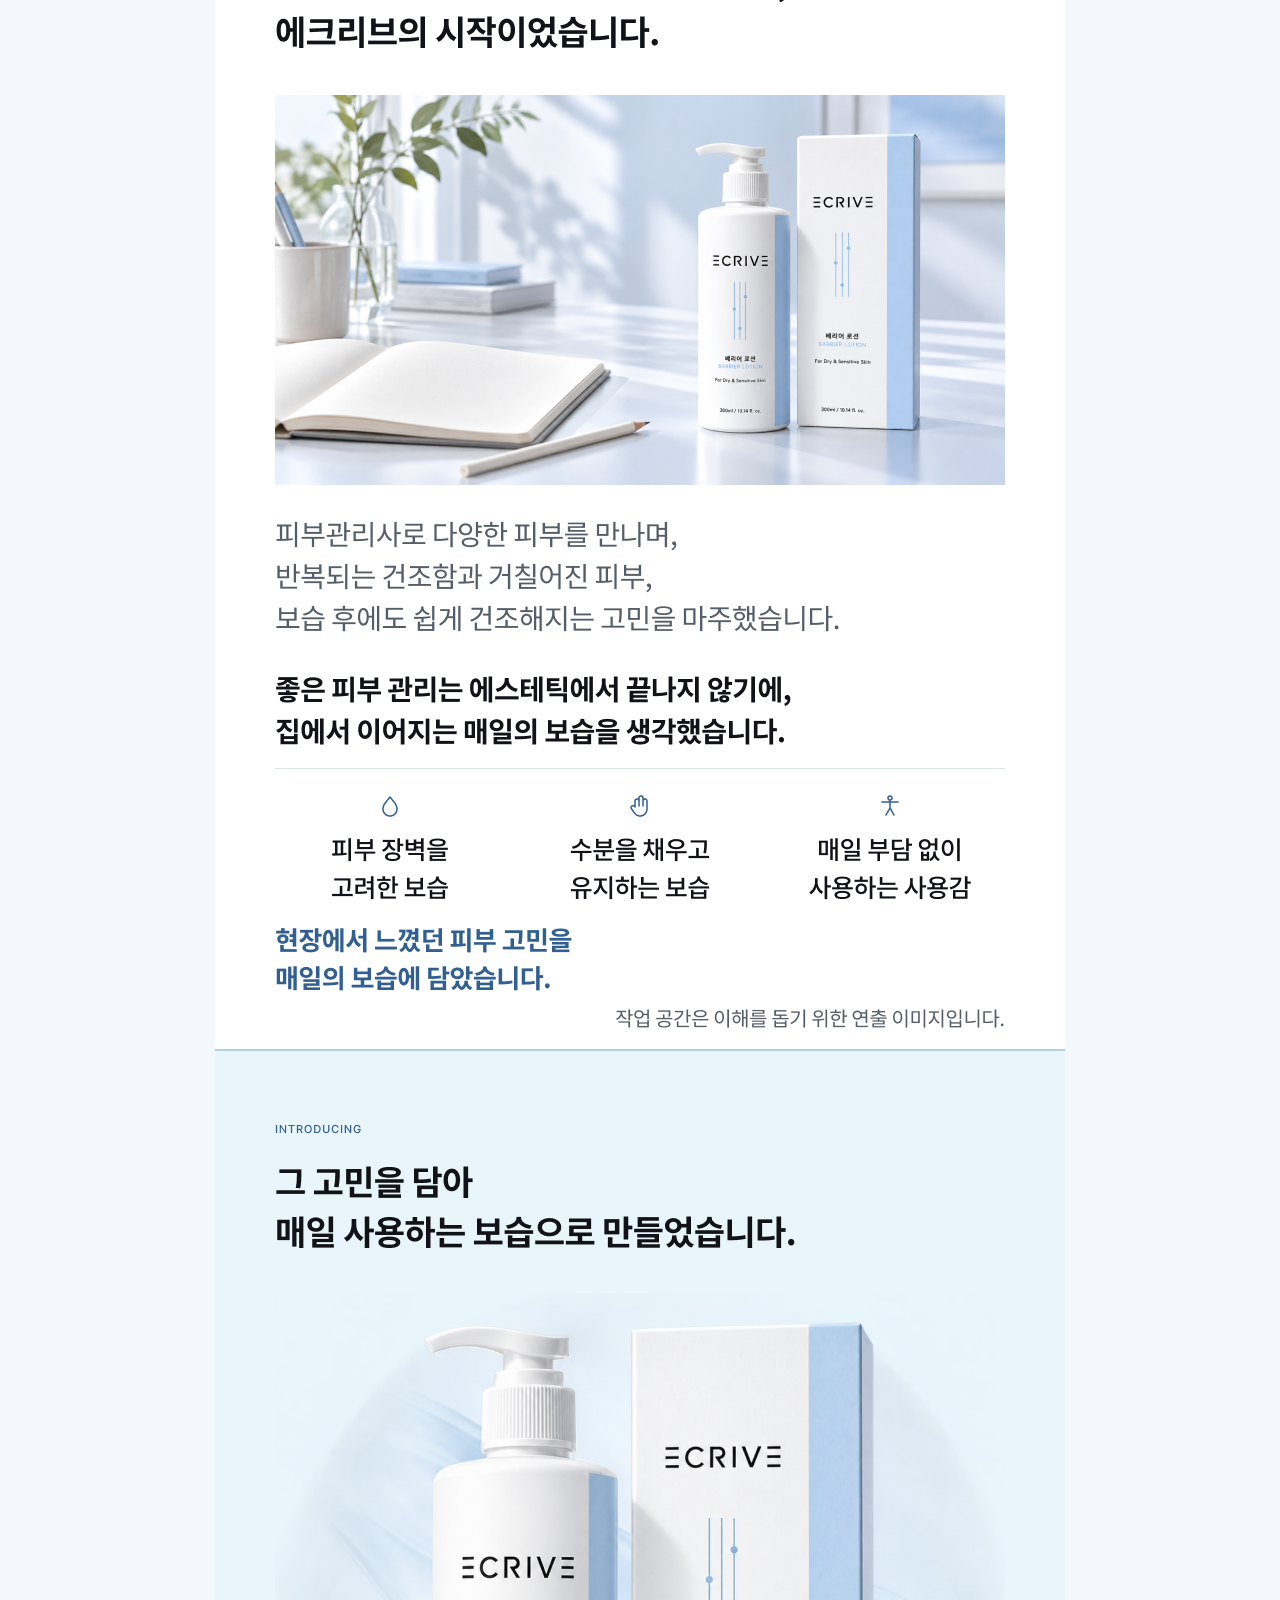
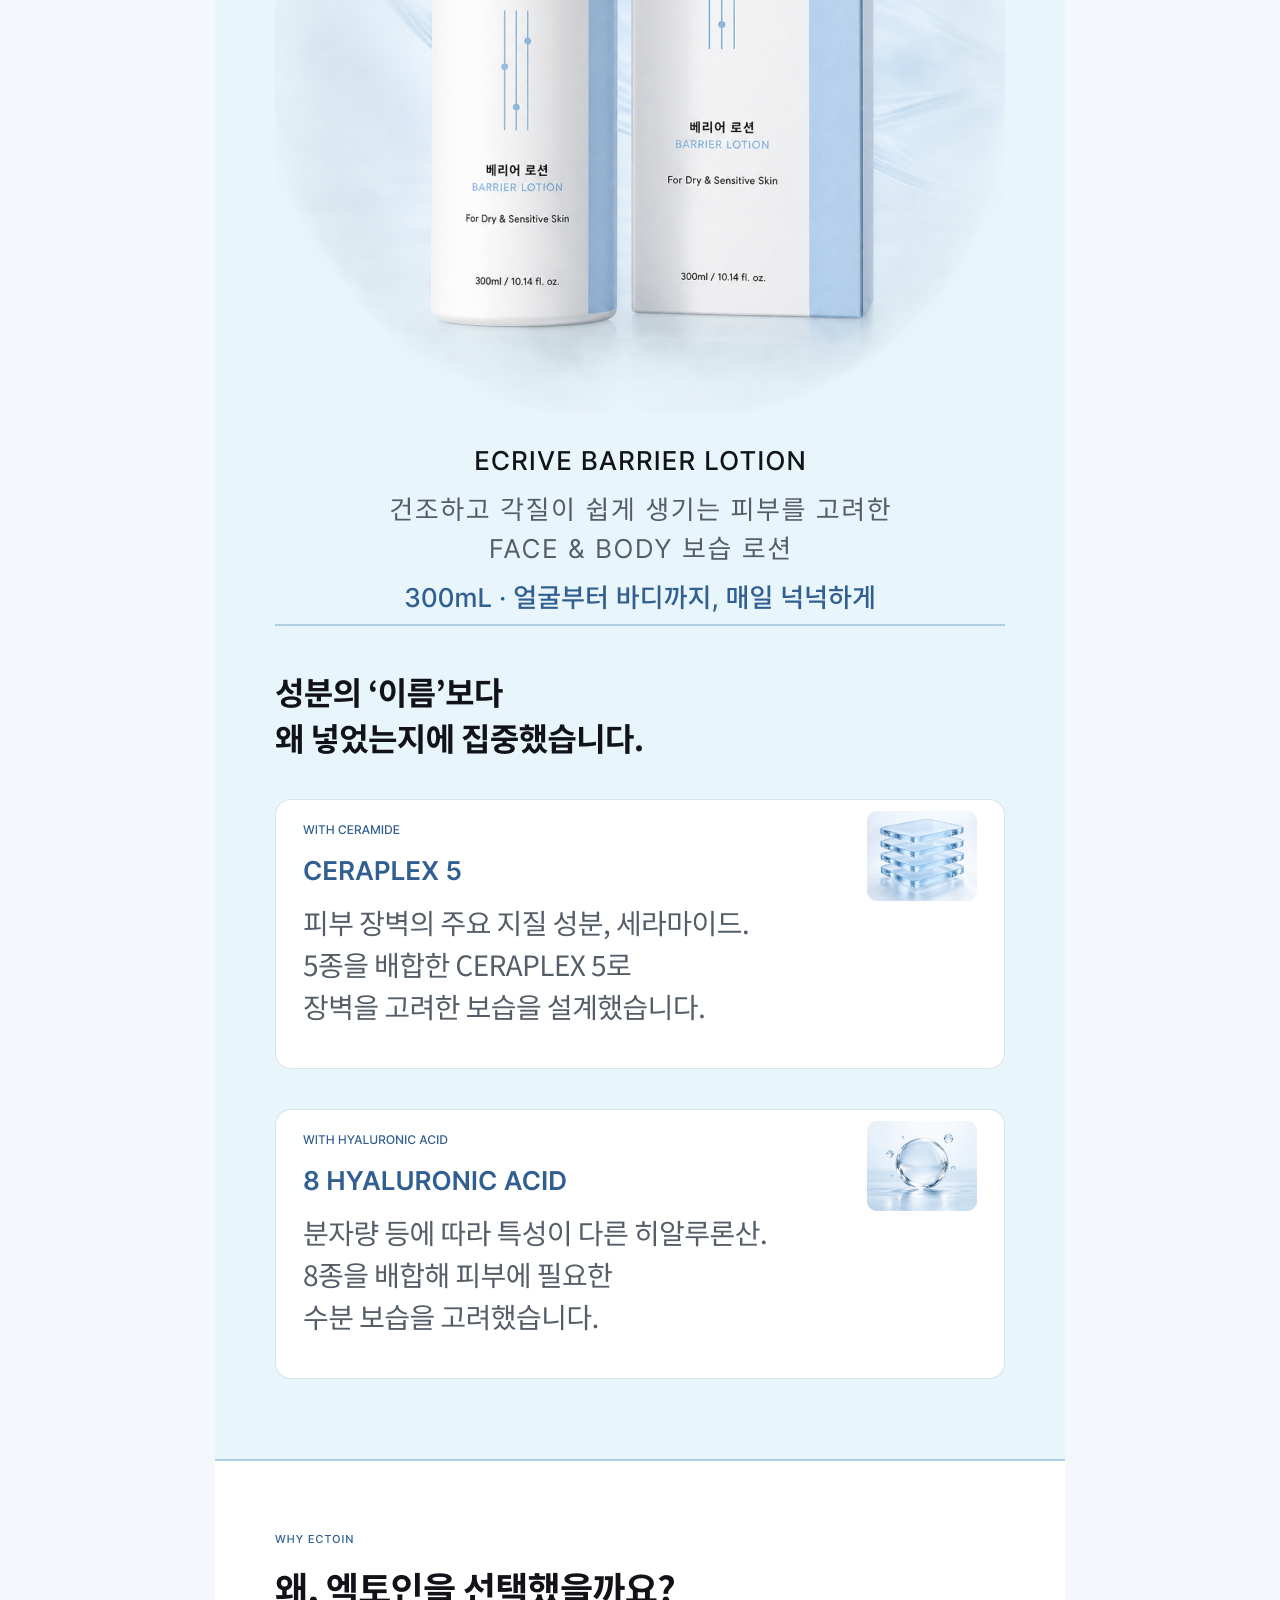
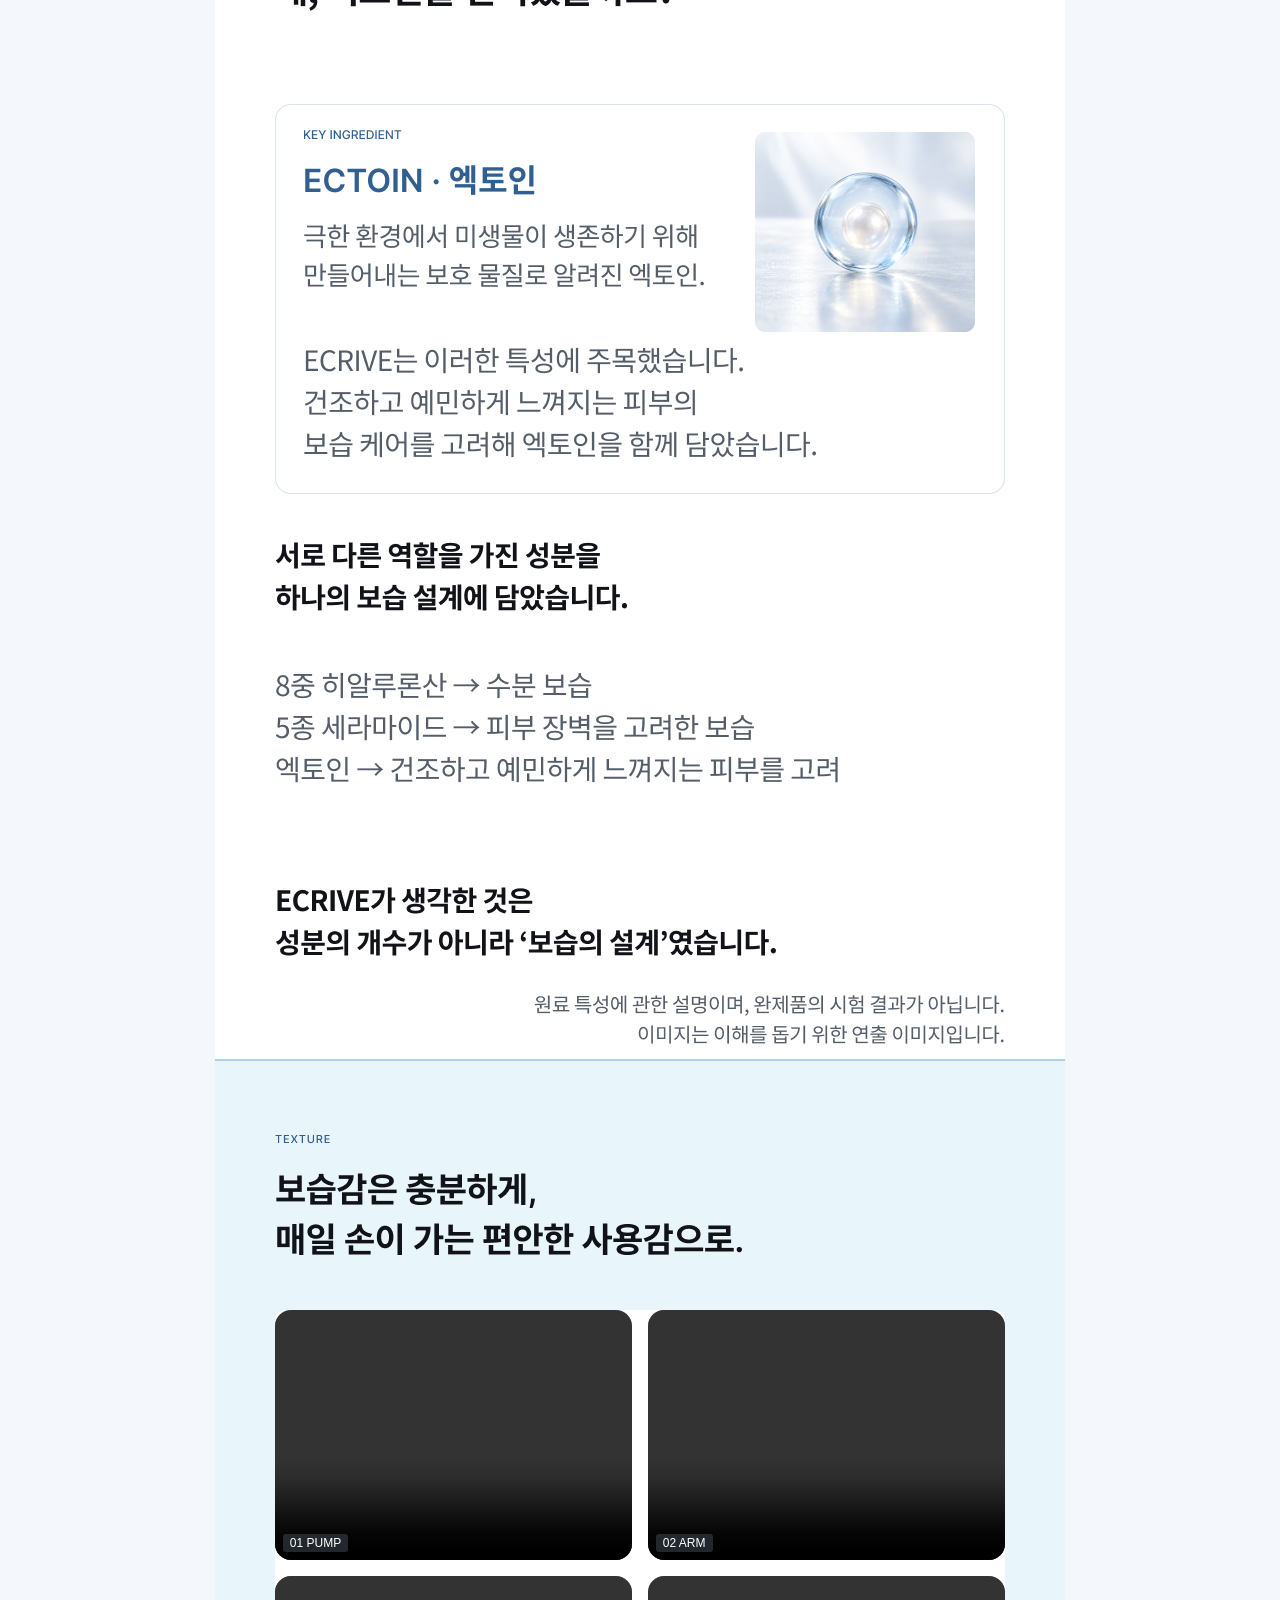
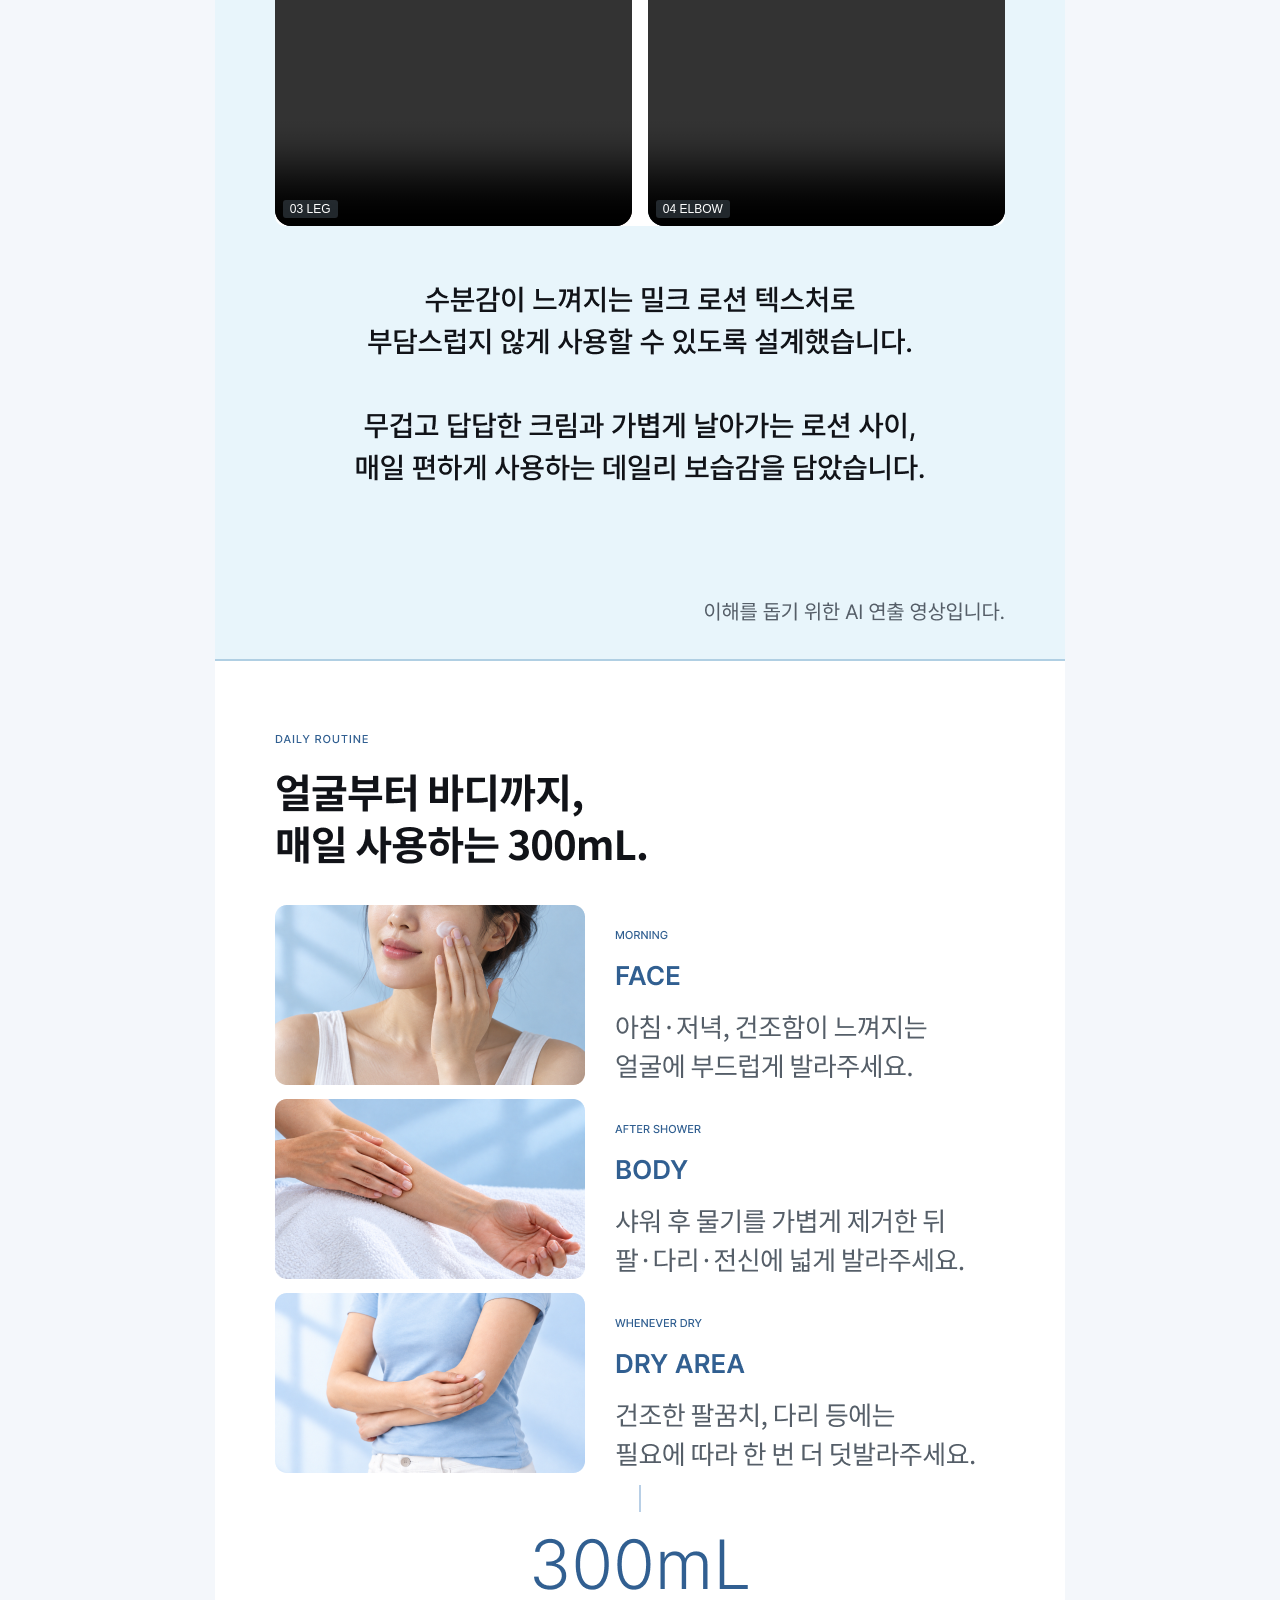
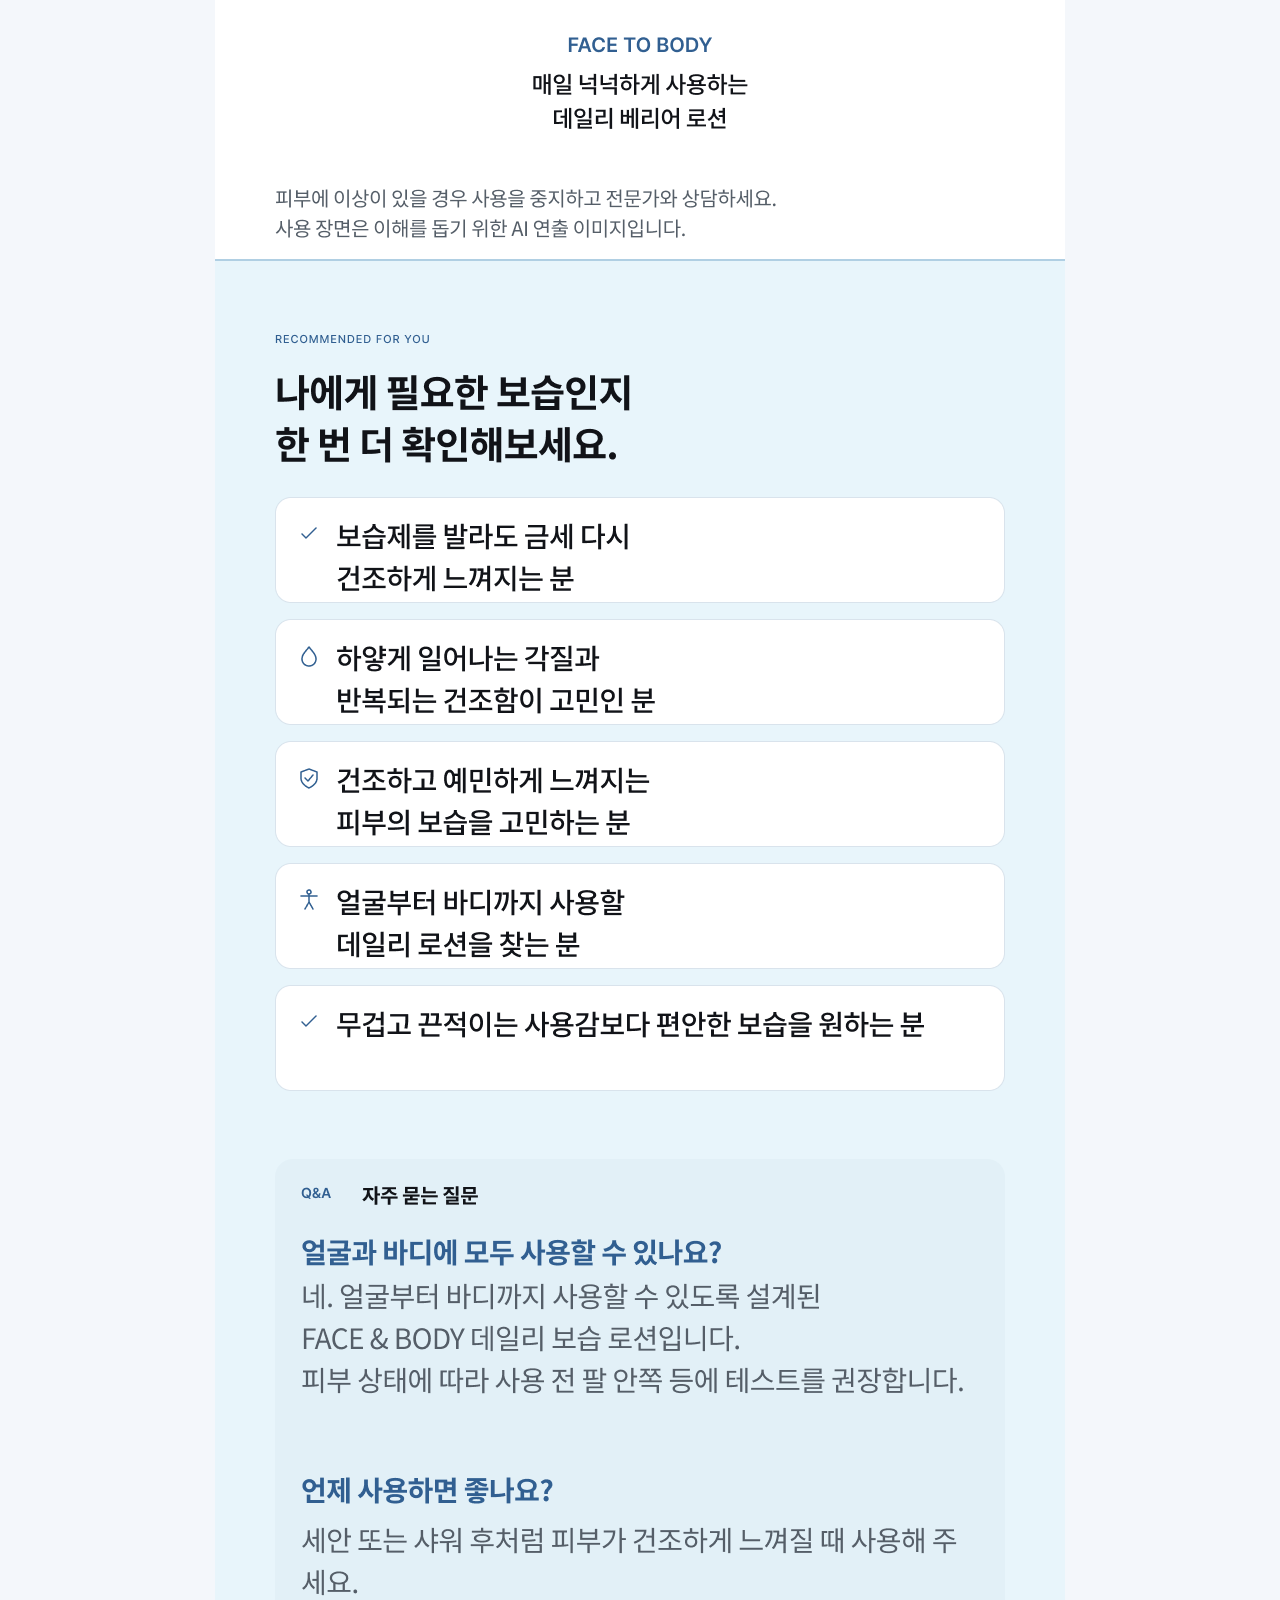
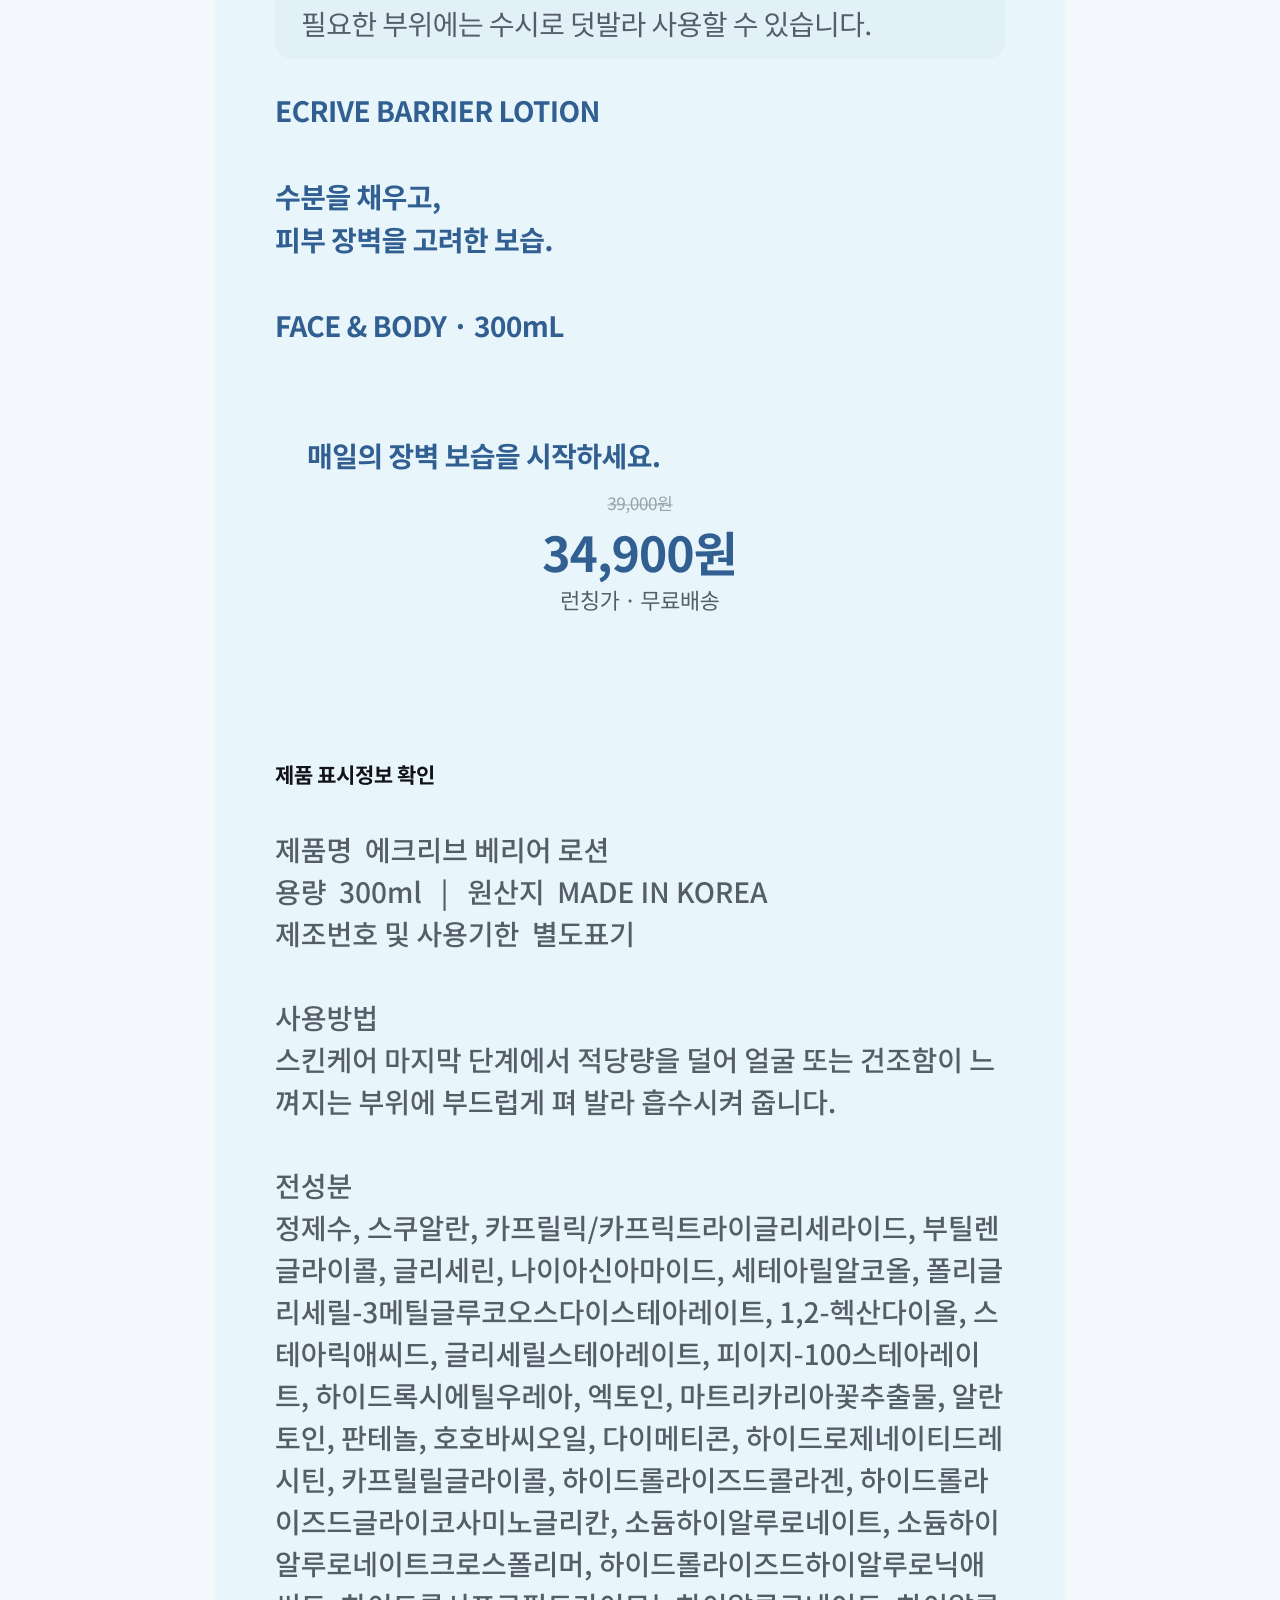
<file: resole-lotion-demo/product/ecrive-barrier-lotion.html>
<!doctype html>
<html lang="ko">
<head>
  <meta charset="UTF-8" />
  <meta name="viewport" content="width=device-width, initial-scale=1.0" />
  <title>ECRIVE | 베리어 로션 300 mL</title>
  <meta name="description" content="ECRIVE 베리어 로션 300 mL 포트폴리오 상세페이지" />
  <link rel="preconnect" href="https://fonts.googleapis.com">
  <link rel="preconnect" href="https://fonts.gstatic.com" crossorigin>
  <link href="https://fonts.googleapis.com/css2?family=Noto+Sans+KR:wght@400;500;600;700;800&display=swap" rel="stylesheet">
  <link rel="stylesheet" href="../styles.css?v=20260928-ecrive-r1" />
  <link rel="stylesheet" href="../shop.css?v=20260928-ecrive-r1" />
  <link rel="stylesheet" href="../shop-enhancements.css?v=20260928-ecrive-r1" />
  <script defer src="../shop-script.js?v=20260928-ecrive-r1"></script>
  <style>
    .ecrive-product-page .detail { background: #f4f7fb; }
    .ecrive-product-page .detail-stack { max-width: 850px; line-height: 0; }
    .ecrive-motion { position: relative; }
    .ecrive-motion .motion-tile { position: absolute; overflow: hidden; border-radius: 4.5% / 6.4%; }
    .ecrive-motion video { width: 100%; height: 100%; display: block; object-fit: cover; }
    .ecrive-motion .motion-label { position: absolute; bottom: 3.2%; left: 2.2%; color: white; background: #52606b66; font: 500 clamp(6px, 1.2vw, 12px)/1.5 sans-serif; padding: 0 7px; border-radius: 3px; pointer-events: none; }
    @media (max-width: 900px) {
      .ecrive-product-page .store-header, .ecrive-product-page .detail-tabs, .ecrive-product-page .mobile-buybar { position: static; }
      body.ecrive-product-page { padding-bottom: 0; }
    }
  </style>
</head>
<body class="product-page ecrive-product-page">
  <div class="notice-bar">RESOLE DESIGN · PORTFOLIO DEMO</div>
  <header class="store-header"><div class="store-shell header-row"><a class="store-logo" href="../">RESOLE</a><nav class="store-nav"><a href="../#new">NEW</a><a href="../#best">BEST</a><a href="../#all">ALL</a><a href="../#about">ABOUT</a></nav><div class="header-actions"><button type="button" aria-label="검색">⌕</button><button type="button" aria-label="포트폴리오">VIEW</button></div></div></header>
  <main>
    <div class="breadcrumb store-shell"><a href="../">HOME</a><span>/</span><span>ECRIVE 베리어 로션 300 mL</span></div>
    <section class="product store-shell">
      <div class="gallery-panel">
        <div class="gallery-main"><img id="mainImage" src="../assets/ecrive-barrier-lotion/shop/01-copy-launch.jpg?v=20260928-r1" alt="ECRIVE 베리어 로션 런칭 이미지" /></div>
        <div class="thumb-strip" id="thumbStrip" aria-label="제품 이미지 선택">
          <button class="thumb active" type="button" data-image="../assets/ecrive-barrier-lotion/shop/01-copy-launch.jpg?v=20260928-r1"><img src="../assets/ecrive-barrier-lotion/shop/01-copy-launch.jpg?v=20260928-r1" alt="ECRIVE 제품 이미지 1"></button>
          <button class="thumb" type="button" data-image="../assets/ecrive-barrier-lotion/shop/02-copy-facebody.jpg?v=20260928-r1"><img src="../assets/ecrive-barrier-lotion/shop/02-copy-facebody.jpg?v=20260928-r1" alt="ECRIVE 제품 이미지 2"></button>
          <button class="thumb" type="button" data-image="../assets/ecrive-barrier-lotion/shop/03-copy-dry.jpg?v=20260928-r1"><img src="../assets/ecrive-barrier-lotion/shop/03-copy-dry.jpg?v=20260928-r1" alt="ECRIVE 제품 이미지 3"></button>
          <button class="thumb" type="button" data-image="../assets/ecrive-barrier-lotion/shop/04-copy-formula.jpg?v=20260928-r1"><img src="../assets/ecrive-barrier-lotion/shop/04-copy-formula.jpg?v=20260928-r1" alt="ECRIVE 제품 이미지 4"></button>
          <button class="thumb" type="button" data-image="../assets/ecrive-barrier-lotion/shop/05-copy-routine.jpg?v=20260928-r1"><img src="../assets/ecrive-barrier-lotion/shop/05-copy-routine.jpg?v=20260928-r1" alt="ECRIVE 제품 이미지 5"></button>
          <button class="thumb" type="button" data-image="../assets/ecrive-barrier-lotion/shop/06-image-main.jpg?v=20260928-r1"><img src="../assets/ecrive-barrier-lotion/shop/06-image-main.jpg?v=20260928-r1" alt="ECRIVE 제품 이미지 6"></button>
          <button class="thumb" type="button" data-image="../assets/ecrive-barrier-lotion/shop/07-image-water.jpg?v=20260928-r1"><img src="../assets/ecrive-barrier-lotion/shop/07-image-water.jpg?v=20260928-r1" alt="ECRIVE 제품 이미지 7"></button>
          <button class="thumb" type="button" data-image="../assets/ecrive-barrier-lotion/shop/08-image-layer.jpg?v=20260928-r1"><img src="../assets/ecrive-barrier-lotion/shop/08-image-layer.jpg?v=20260928-r1" alt="ECRIVE 제품 이미지 8"></button>
          <button class="thumb" type="button" data-image="../assets/ecrive-barrier-lotion/shop/09-image-daily.jpg?v=20260928-r1"><img src="../assets/ecrive-barrier-lotion/shop/09-image-daily.jpg?v=20260928-r1" alt="ECRIVE 제품 이미지 9"></button>
          <button class="thumb" type="button" data-image="../assets/ecrive-barrier-lotion/shop/10-image-diagonal.jpg?v=20260928-r1"><img src="../assets/ecrive-barrier-lotion/shop/10-image-diagonal.jpg?v=20260928-r1" alt="ECRIVE 제품 이미지 10"></button>
          <button class="thumb" type="button" data-image="../assets/ecrive-barrier-lotion/shop/11-launch-split.jpg?v=20260928-r1"><img src="../assets/ecrive-barrier-lotion/shop/11-launch-split.jpg?v=20260928-r1" alt="ECRIVE 제품 이미지 11"></button>
          <button class="thumb" type="button" data-image="../assets/ecrive-barrier-lotion/shop/12-launch-bottom.jpg?v=20260928-r1"><img src="../assets/ecrive-barrier-lotion/shop/12-launch-bottom.jpg?v=20260928-r1" alt="ECRIVE 제품 이미지 12"></button>
          <button class="thumb" type="button" data-image="../assets/ecrive-barrier-lotion/shop/13-launch-blue.jpg?v=20260928-r1"><img src="../assets/ecrive-barrier-lotion/shop/13-launch-blue.jpg?v=20260928-r1" alt="ECRIVE 제품 이미지 13"></button>
          <button class="thumb" type="button" data-image="../assets/ecrive-barrier-lotion/shop/14-launch-editorial.jpg?v=20260928-r1"><img src="../assets/ecrive-barrier-lotion/shop/14-launch-editorial.jpg?v=20260928-r1" alt="ECRIVE 제품 이미지 14"></button>
          <button class="thumb" type="button" data-image="../assets/ecrive-barrier-lotion/shop/15-launch-card.jpg?v=20260928-r1"><img src="../assets/ecrive-barrier-lotion/shop/15-launch-card.jpg?v=20260928-r1" alt="ECRIVE 제품 이미지 15"></button>
        </div>
      </div>
      <aside class="purchase-panel">
        <p class="eyebrow">ECRIVE · BARRIER CARE</p>
        <h1>베리어 로션 300 mL</h1>
        <p class="sub-title">For Dry &amp; Sensitive Skin</p>
        <div class="rating-row"><span>FACE &amp; BODY</span></div>
        <div class="price-box"><div class="event-chip">런칭 이벤트</div><div class="price-line"><span class="sale-price">34,900원</span></div><del class="origin">39,000원</del></div>
        <div class="shipping-info"><strong>배송비</strong><span>무료배송</span></div>
        <ul class="key-points"><li>건조·민감 피부를 위한 데일리 보습</li><li>FACE &amp; BODY</li><li>300 mL / 10.14 fl. oz.</li></ul>
        <div class="action-row"><a class="btn btn-light" href="#info">프로젝트 정보</a><a class="btn btn-primary" href="#detail">상세 보기</a></div>
      </aside>
    </section>
    <nav class="detail-tabs store-shell"><a class="active" href="#detail">상세페이지</a><a href="#info">프로젝트 정보</a><a href="#faq">안내</a></nav>
    <section id="detail" class="detail ecrive-detail"><div class="detail-stack">
<img class="detail-image" src="../assets/ecrive-barrier-lotion/detail/p01.png?v=20261022-r2" alt="ECRIVE 상세페이지 1" width="850" height="1200" loading="lazy" />
<img class="detail-image" src="../assets/ecrive-barrier-lotion/detail/p02.png?v=20261022-r2" alt="ECRIVE 상세페이지 2" width="850" height="1200" loading="lazy" />
<img class="detail-image" src="../assets/ecrive-barrier-lotion/detail/p03.png?v=20261022-r2" alt="ECRIVE 상세페이지 3" width="850" height="1450" loading="lazy" />
<img class="detail-image" src="../assets/ecrive-barrier-lotion/detail/p04.png?v=20261022-r2" alt="ECRIVE 상세페이지 4" width="850" height="1200" loading="lazy" />
<img class="detail-image" src="../assets/ecrive-barrier-lotion/detail/p05.png?v=20261022-r2" alt="ECRIVE 상세페이지 5" width="850" height="1200" loading="lazy" />
<img class="detail-image" src="../assets/ecrive-barrier-lotion/detail/p06.png?v=20261022-r2" alt="ECRIVE 상세페이지 6" width="850" height="2010" loading="lazy" />
<img class="detail-image" src="../assets/ecrive-barrier-lotion/detail/p07.png?v=20261022-r2" alt="ECRIVE 상세페이지 7" width="850" height="1200" loading="lazy" />
<div class="ecrive-motion"><img class="detail-image" src="../assets/ecrive-barrier-lotion/detail/p08.png?v=20261022-r2" alt="ECRIVE 상세페이지 8" width="850" height="1200" loading="lazy" />
<div class="motion-tile" style="left:7.05882353%;top:20.91666667%;width:42.00000000%;height:20.83333333%"><video autoplay loop muted playsinline controls preload="metadata" aria-label="01 PUMP 로션 사용 영상"><source src="../assets/ecrive-barrier-lotion/video/01pump.mp4?v=20260930-r1" type="video/mp4"></video><span class="motion-label">01 PUMP</span></div>
<div class="motion-tile" style="left:50.94117647%;top:20.91666667%;width:42.00000000%;height:20.83333333%"><video autoplay loop muted playsinline controls preload="metadata" aria-label="02 ARM 로션 사용 영상"><source src="../assets/ecrive-barrier-lotion/video/02arm.mp4?v=20260930-r1" type="video/mp4"></video><span class="motion-label">02 ARM</span></div>
<div class="motion-tile" style="left:7.05882353%;top:43.08333333%;width:42.00000000%;height:20.83333333%"><video autoplay loop muted playsinline controls preload="metadata" aria-label="03 LEG 로션 사용 영상"><source src="../assets/ecrive-barrier-lotion/video/03leg.mp4?v=20260930-r1" type="video/mp4"></video><span class="motion-label">03 LEG</span></div>
<div class="motion-tile" style="left:50.94117647%;top:43.08333333%;width:42.00000000%;height:20.83333333%"><video autoplay loop muted playsinline controls preload="metadata" aria-label="04 ELBOW 로션 사용 영상"><source src="../assets/ecrive-barrier-lotion/video/04elbow.mp4?v=20260930-r1" type="video/mp4"></video><span class="motion-label">04 ELBOW</span></div></div>
<img class="detail-image" src="../assets/ecrive-barrier-lotion/detail/p09.png?v=20261022-r2" alt="ECRIVE 상세페이지 9" width="850" height="1200" loading="lazy" />
<img class="detail-image" src="../assets/ecrive-barrier-lotion/detail/p10.png?v=20261022-r2" alt="ECRIVE 상세페이지 10" width="850" height="4266" loading="lazy" />
</div></section>
    <section id="info" class="info-section store-shell detail-narrow"><h2>프로젝트 정보</h2><div class="info-grid"><div><span>브랜드</span><strong>ECRIVE</strong></div><div><span>제품명</span><strong>베리어 로션</strong></div><div><span>용량</span><strong>300 mL / 10.14 fl. oz.</strong></div></div></section>
    <section id="faq" class="faq store-shell detail-narrow"><h2>안내</h2><details open><summary>이 페이지는 실제 판매 페이지인가요?</summary><p>본 페이지는 상세페이지 디자인 포트폴리오 시안이며 실제 결제는 제공되지 않습니다.</p></details></section>
  </main>
  <div class="mobile-buybar"><div><strong>34,900원</strong><span>런칭가 · 무료배송</span></div><a class="btn btn-primary" href="#detail">상세 보기</a></div>
</body>
</html>
</file>
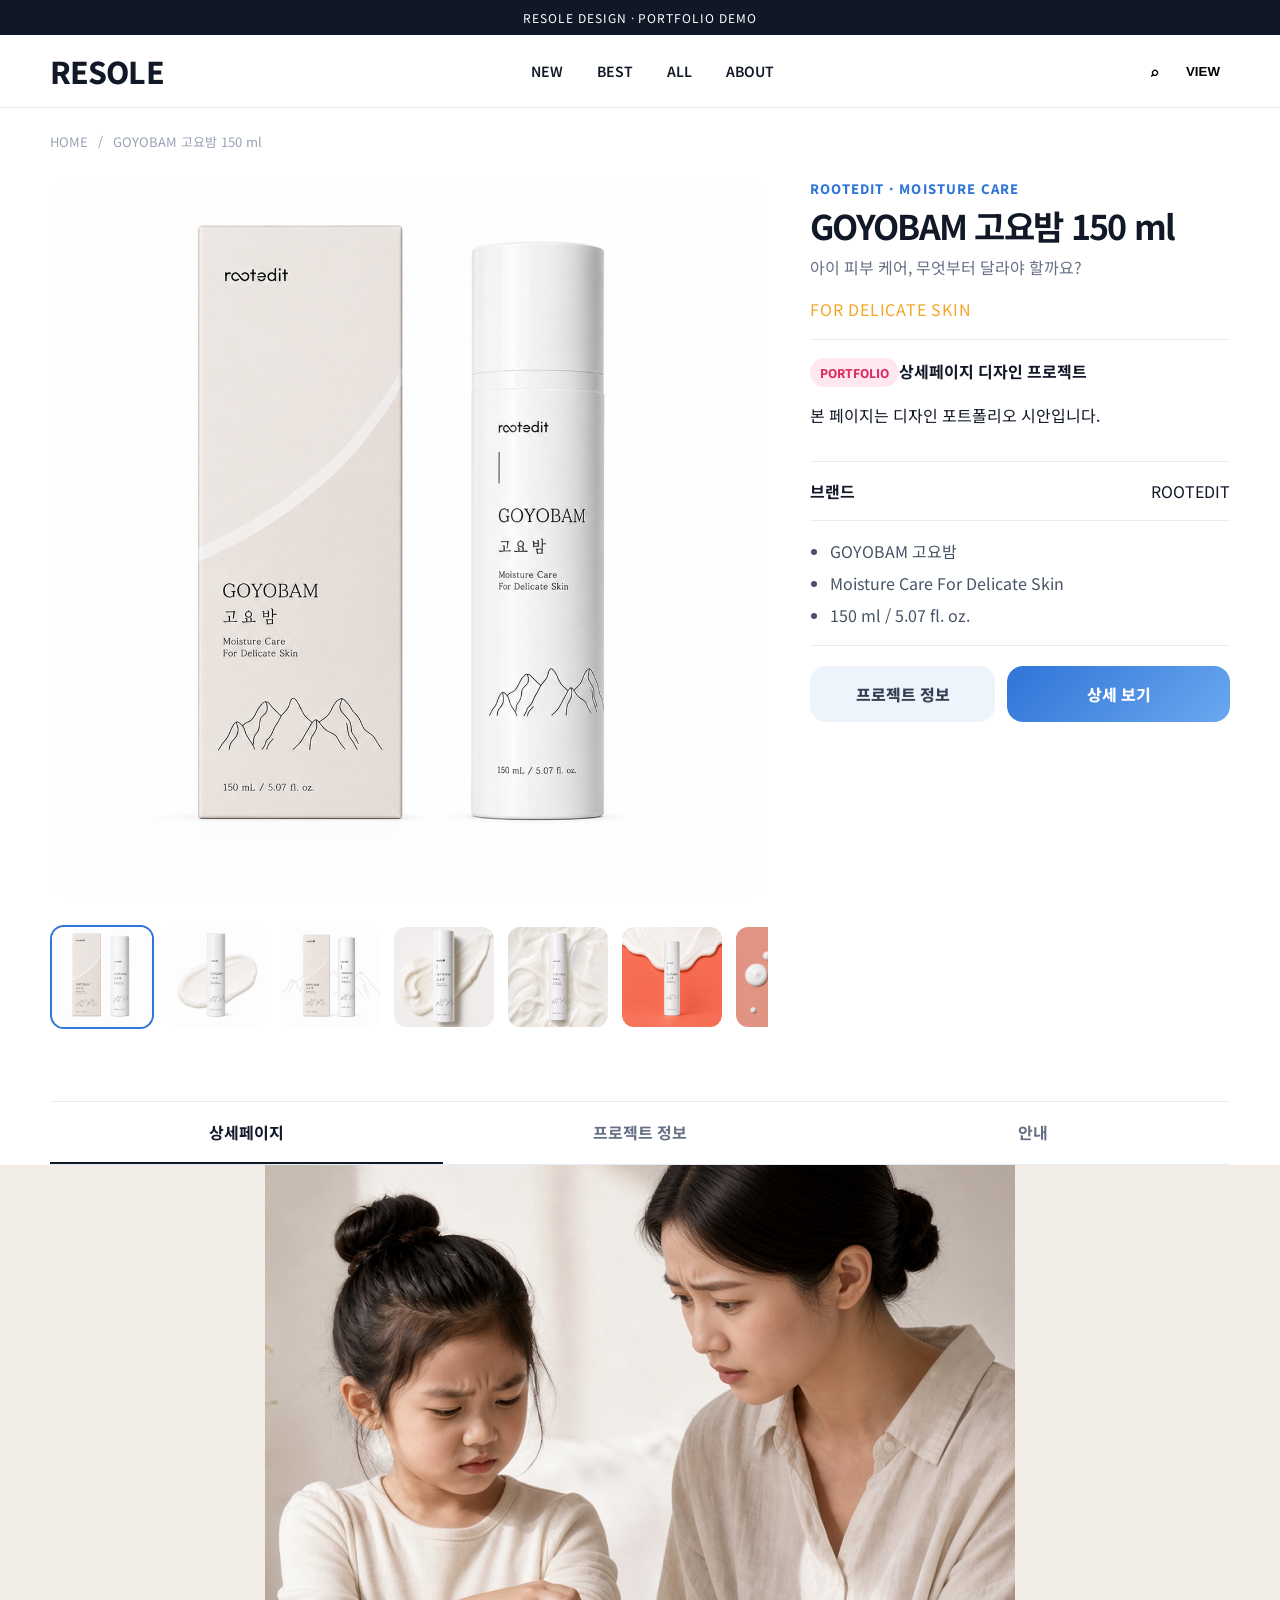
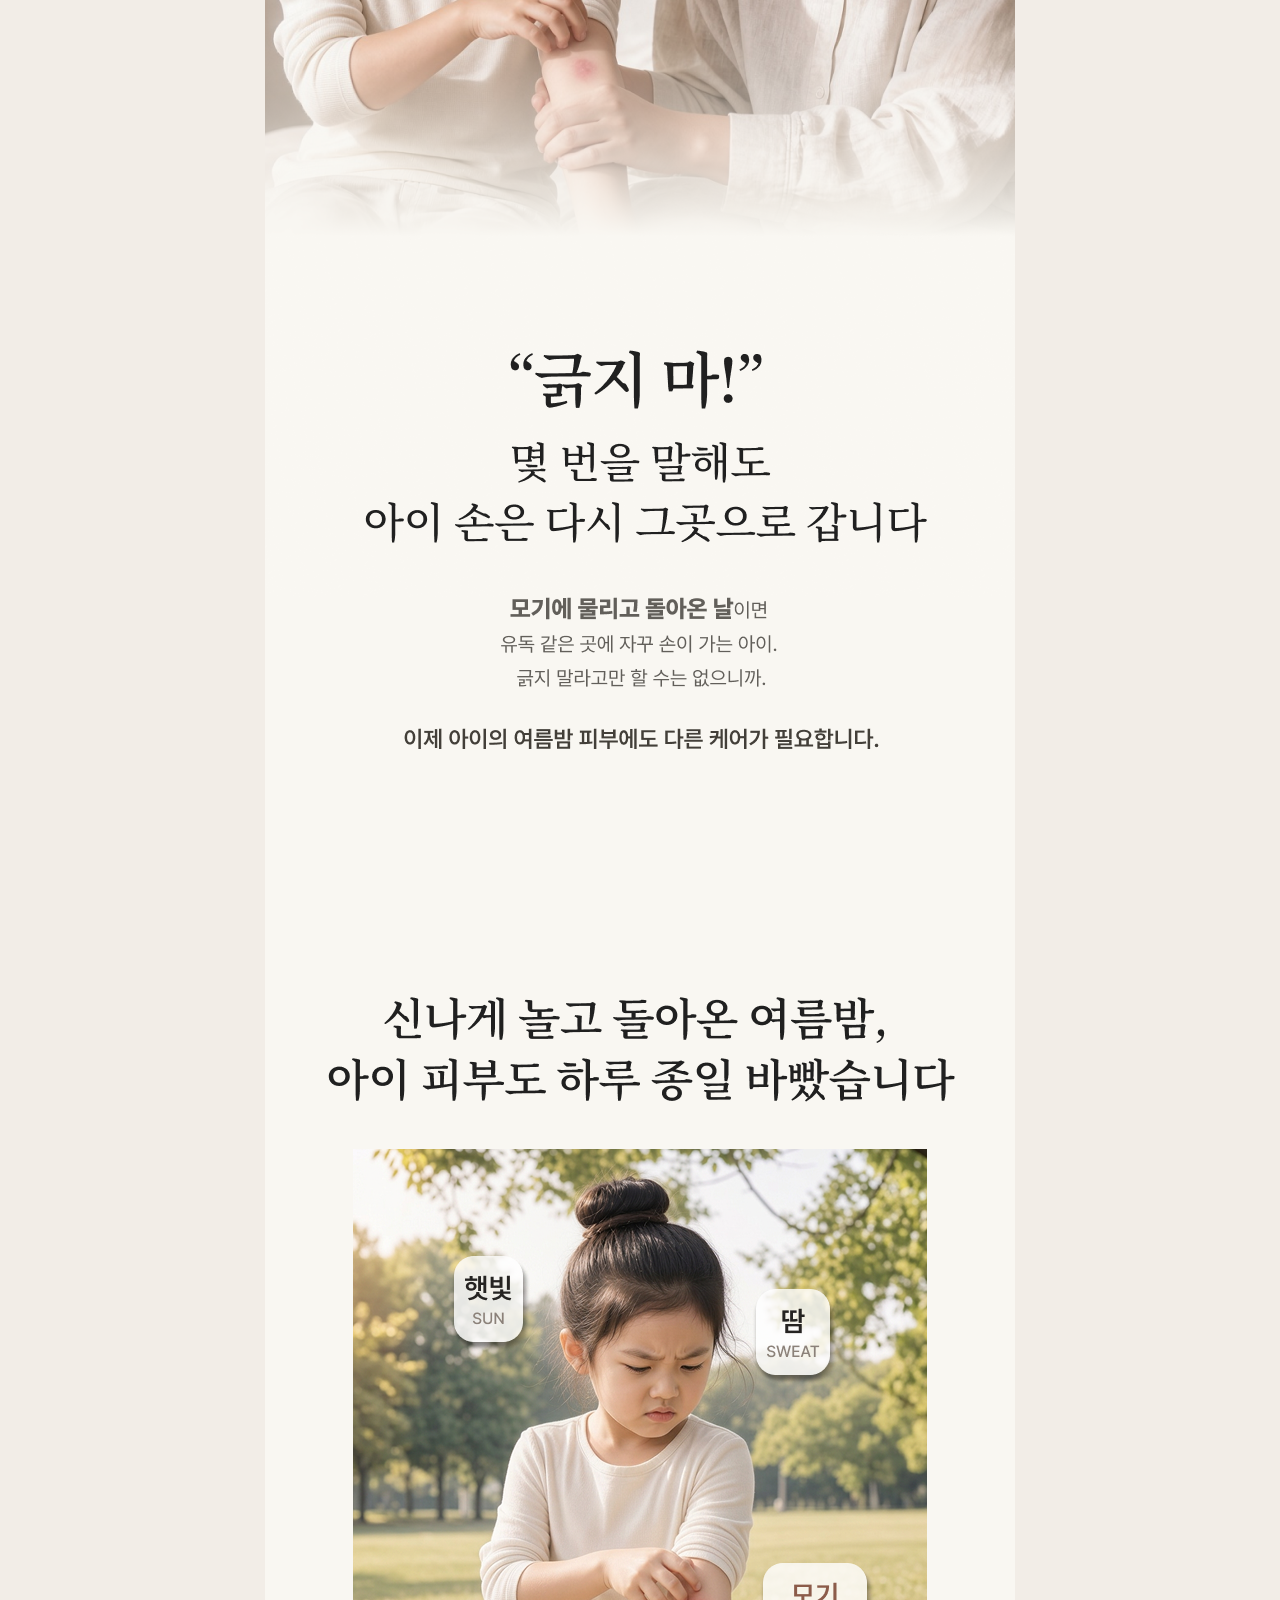
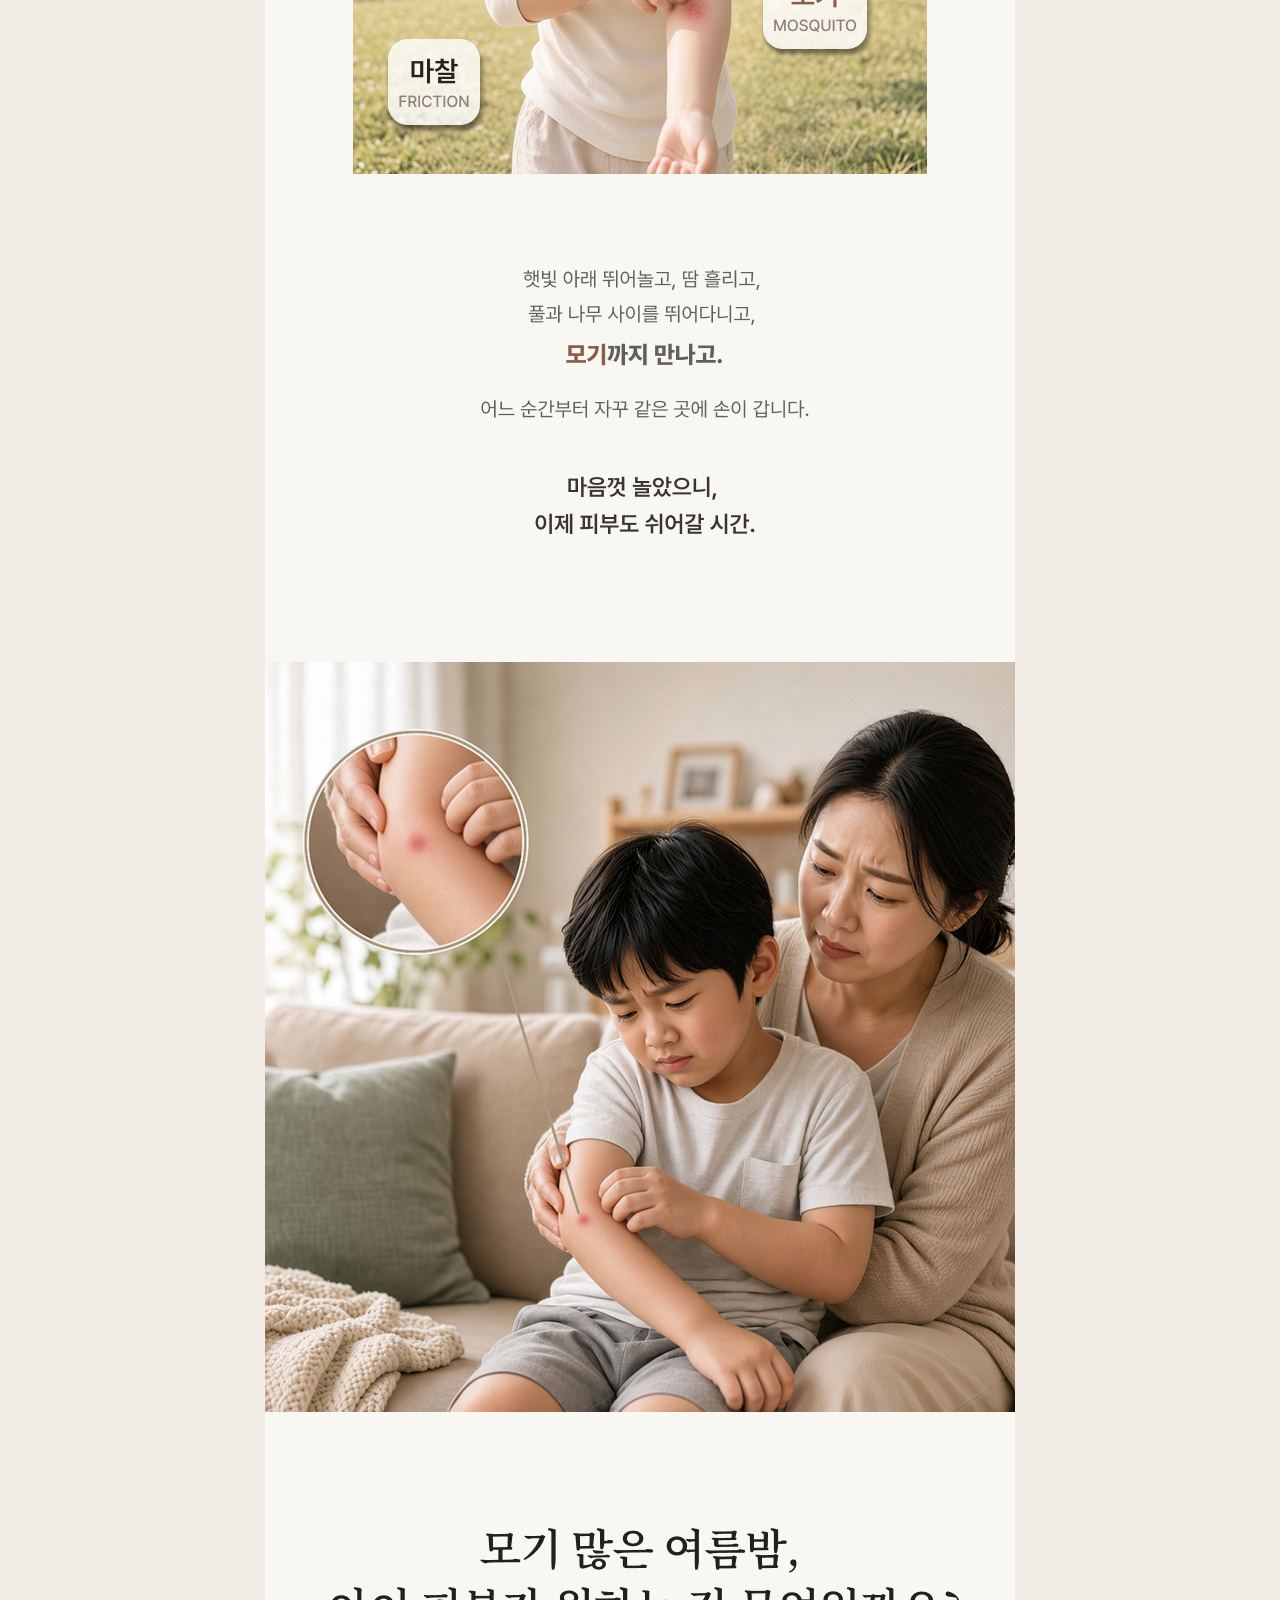
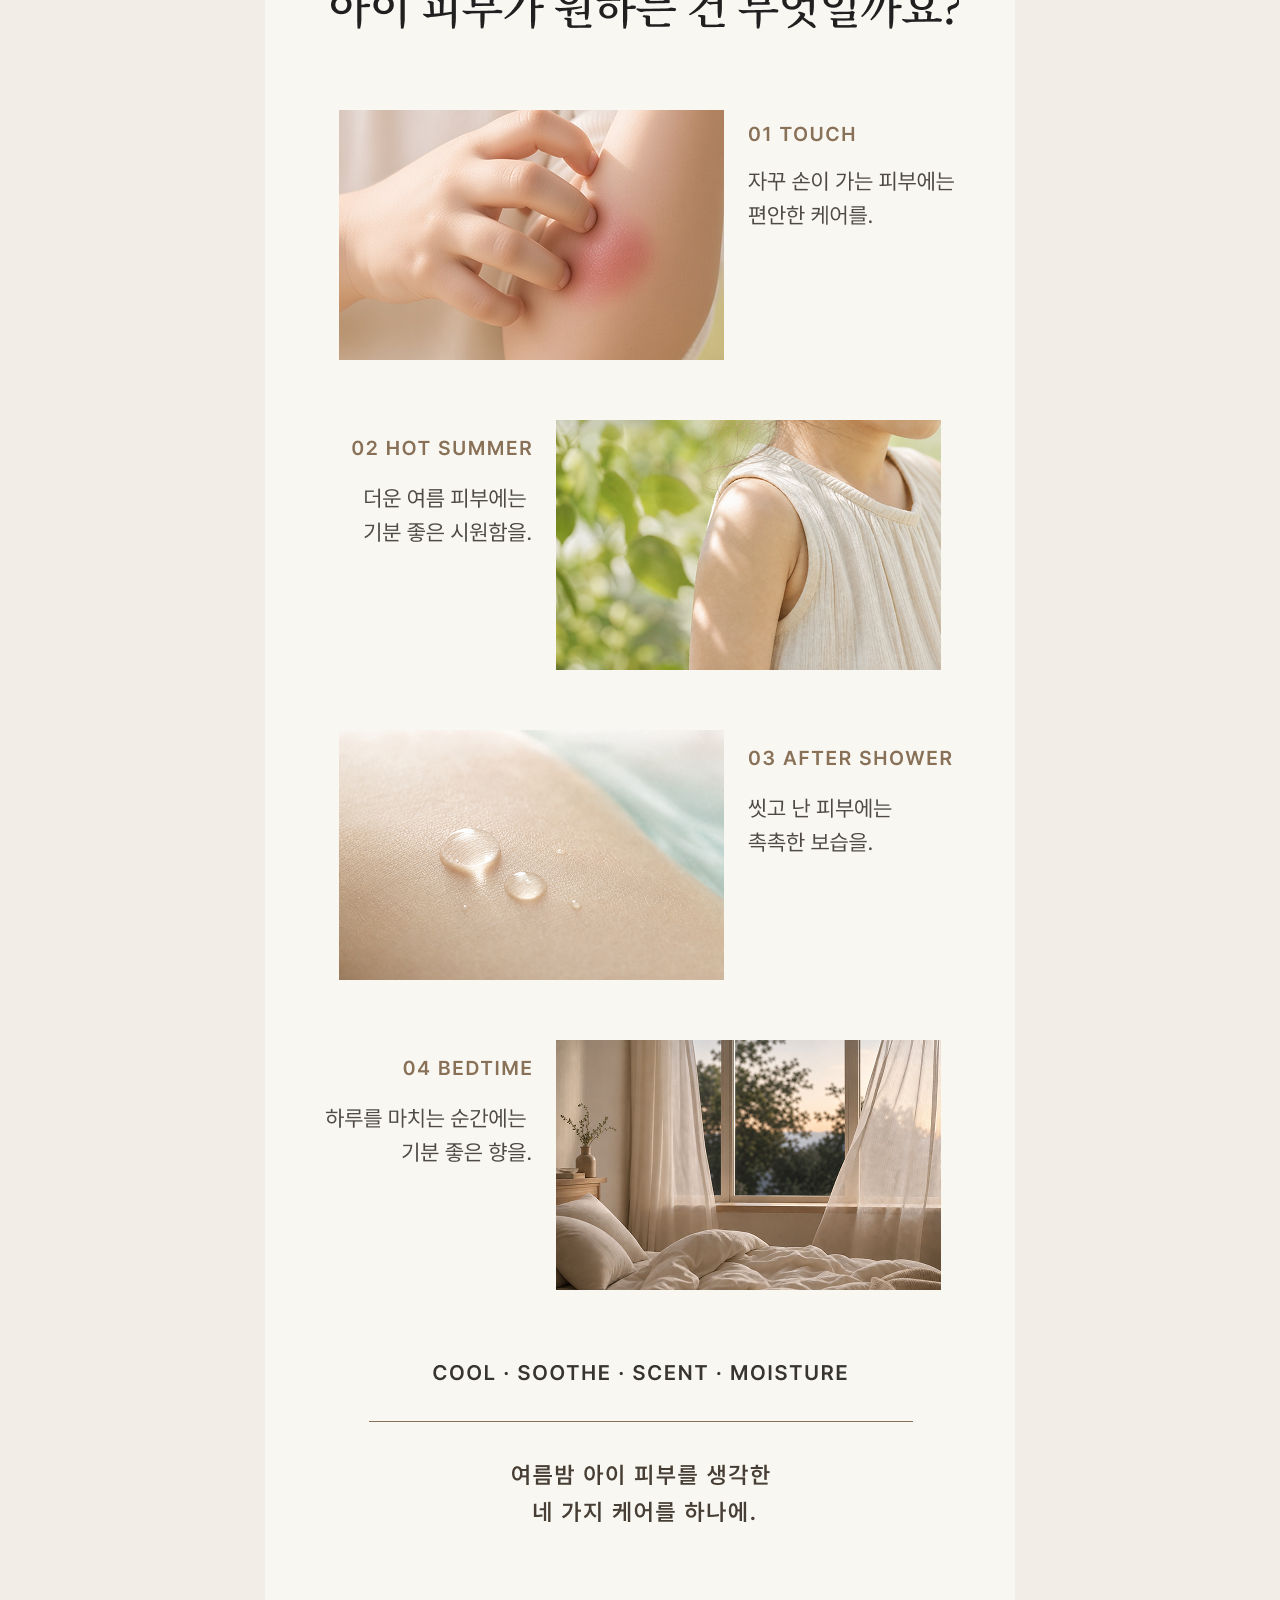
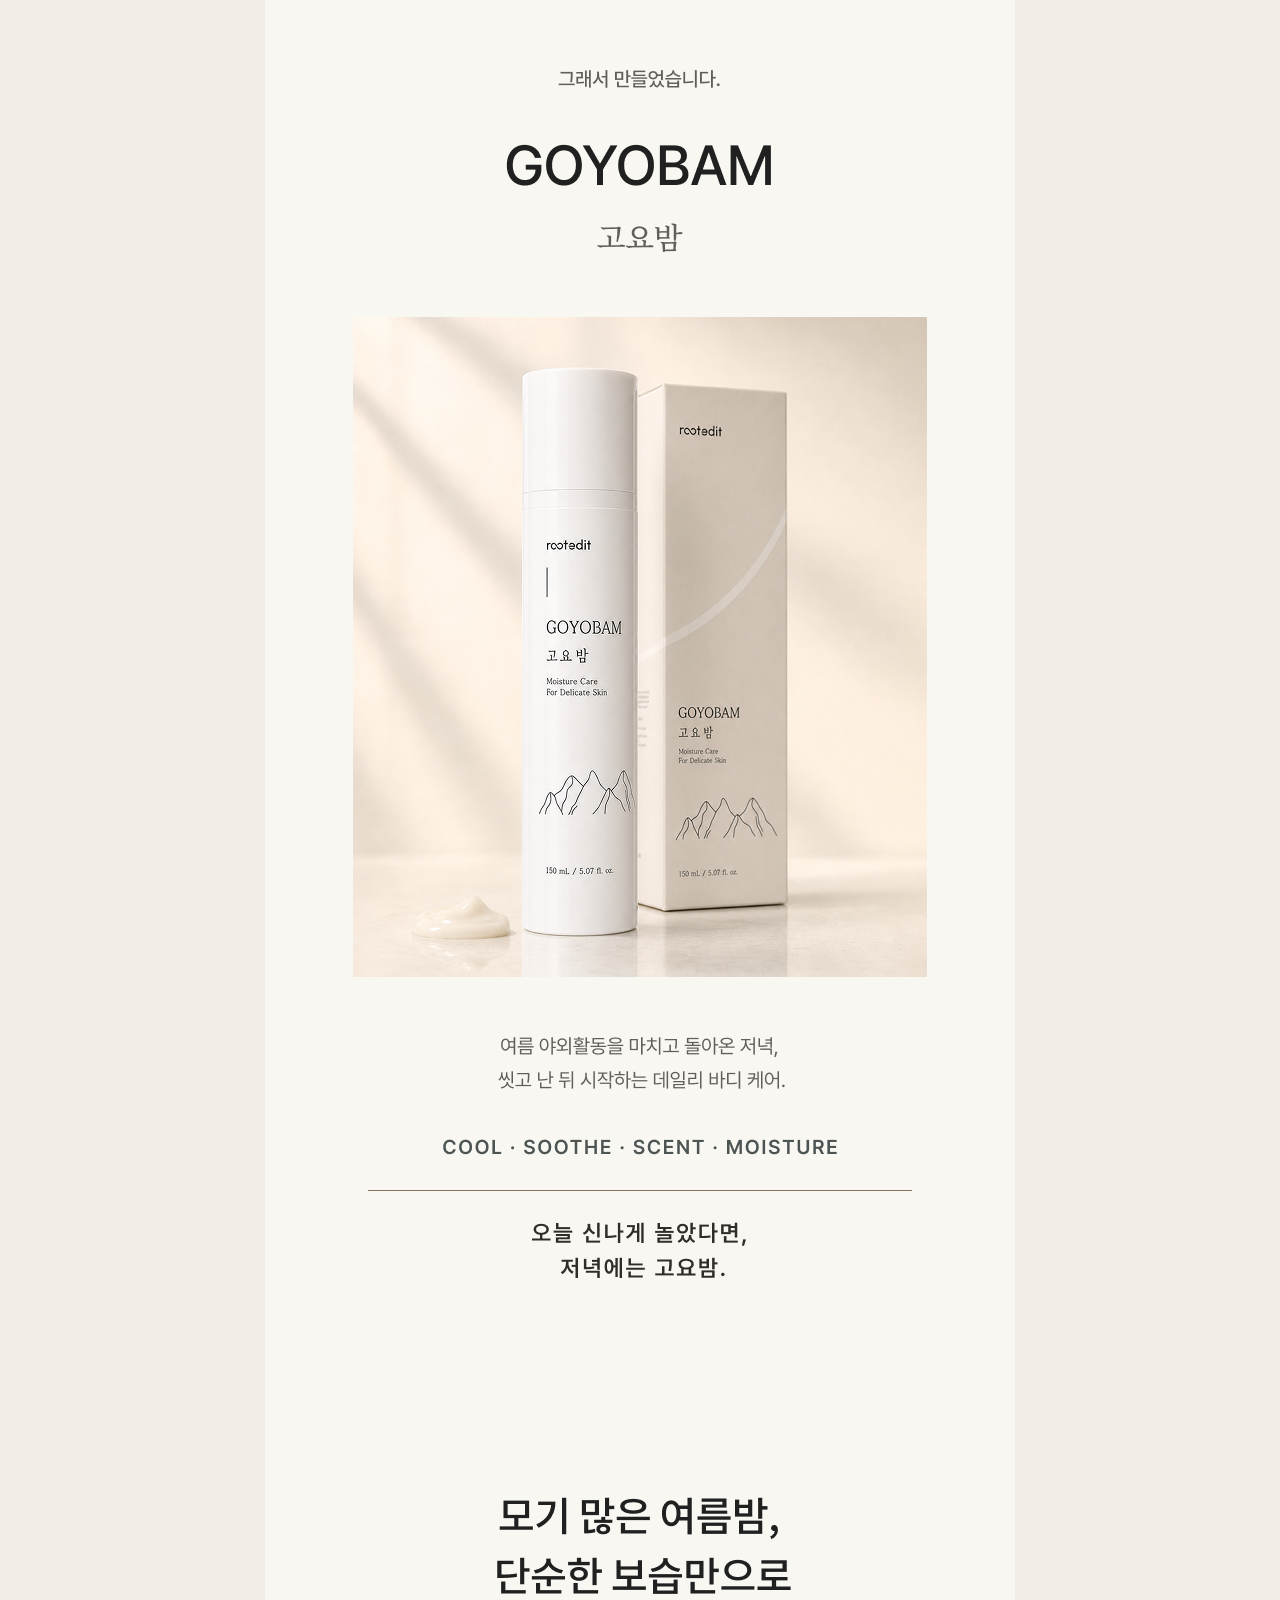
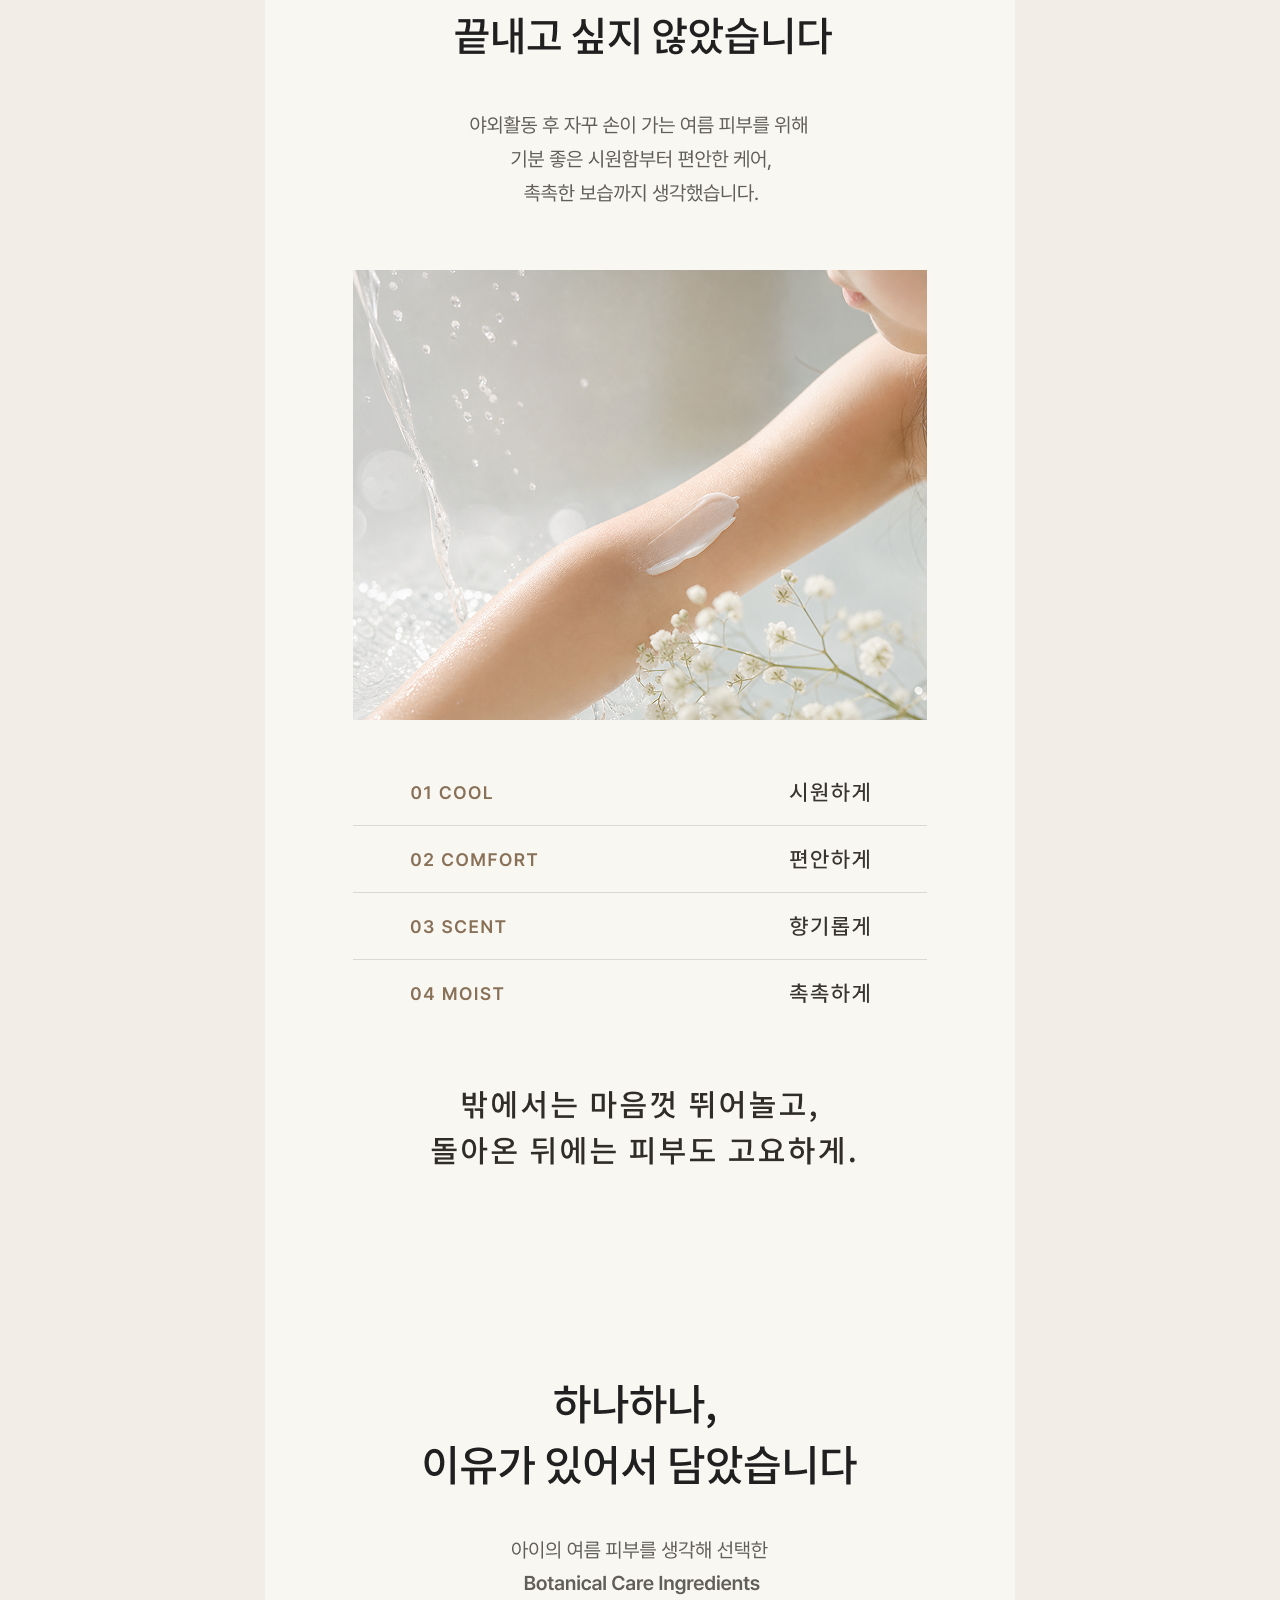
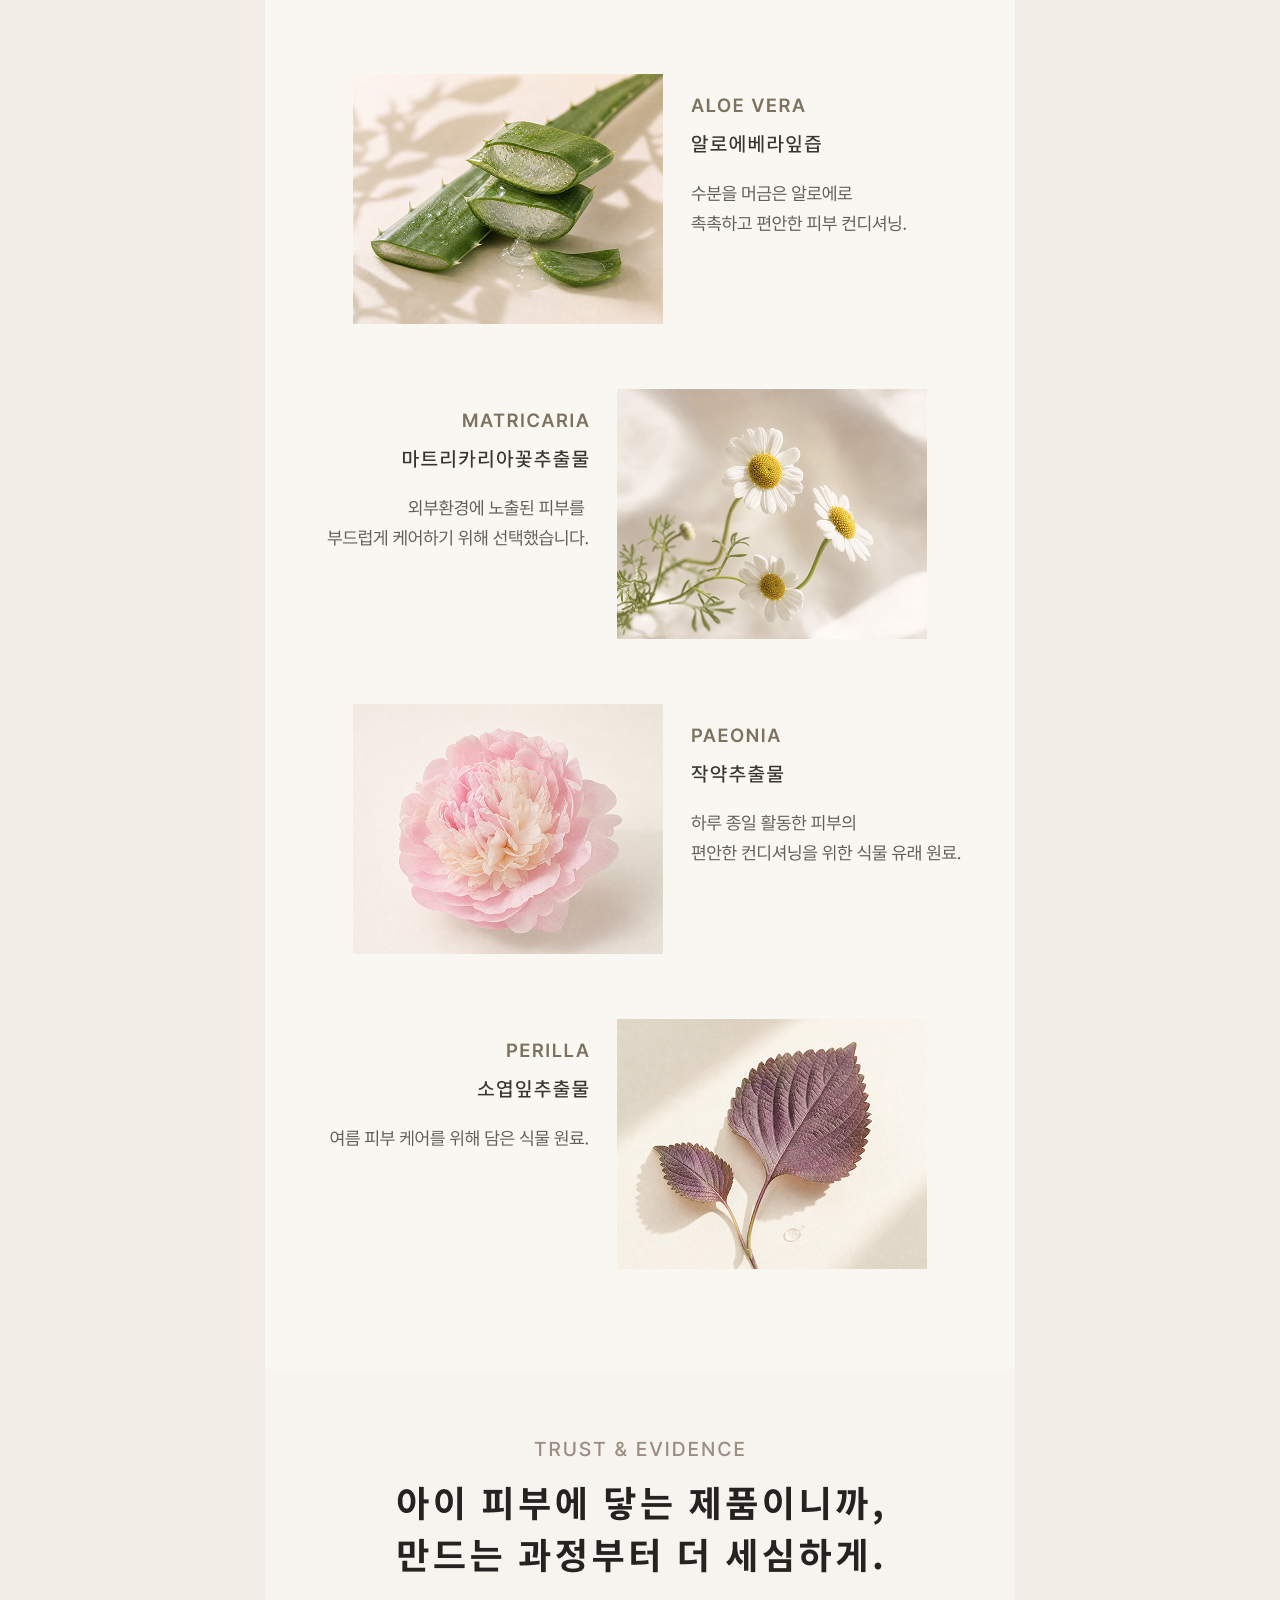
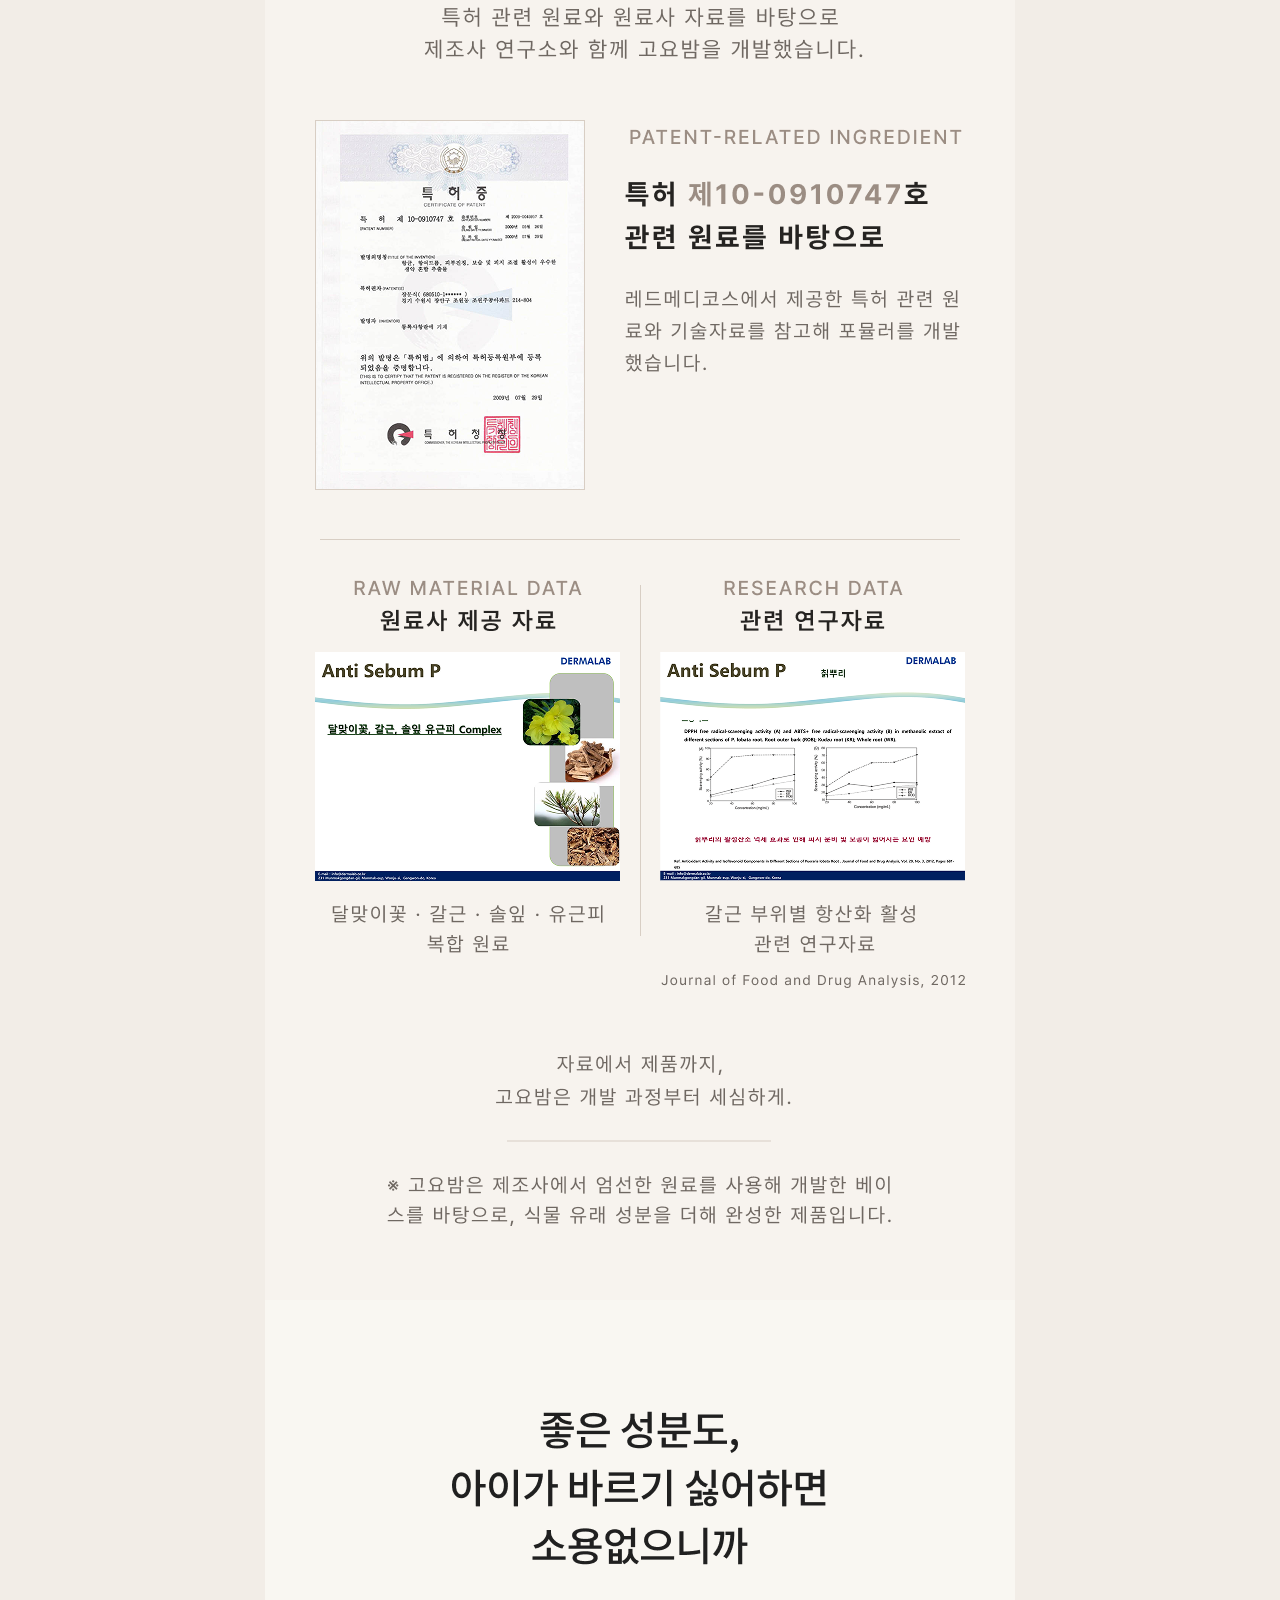
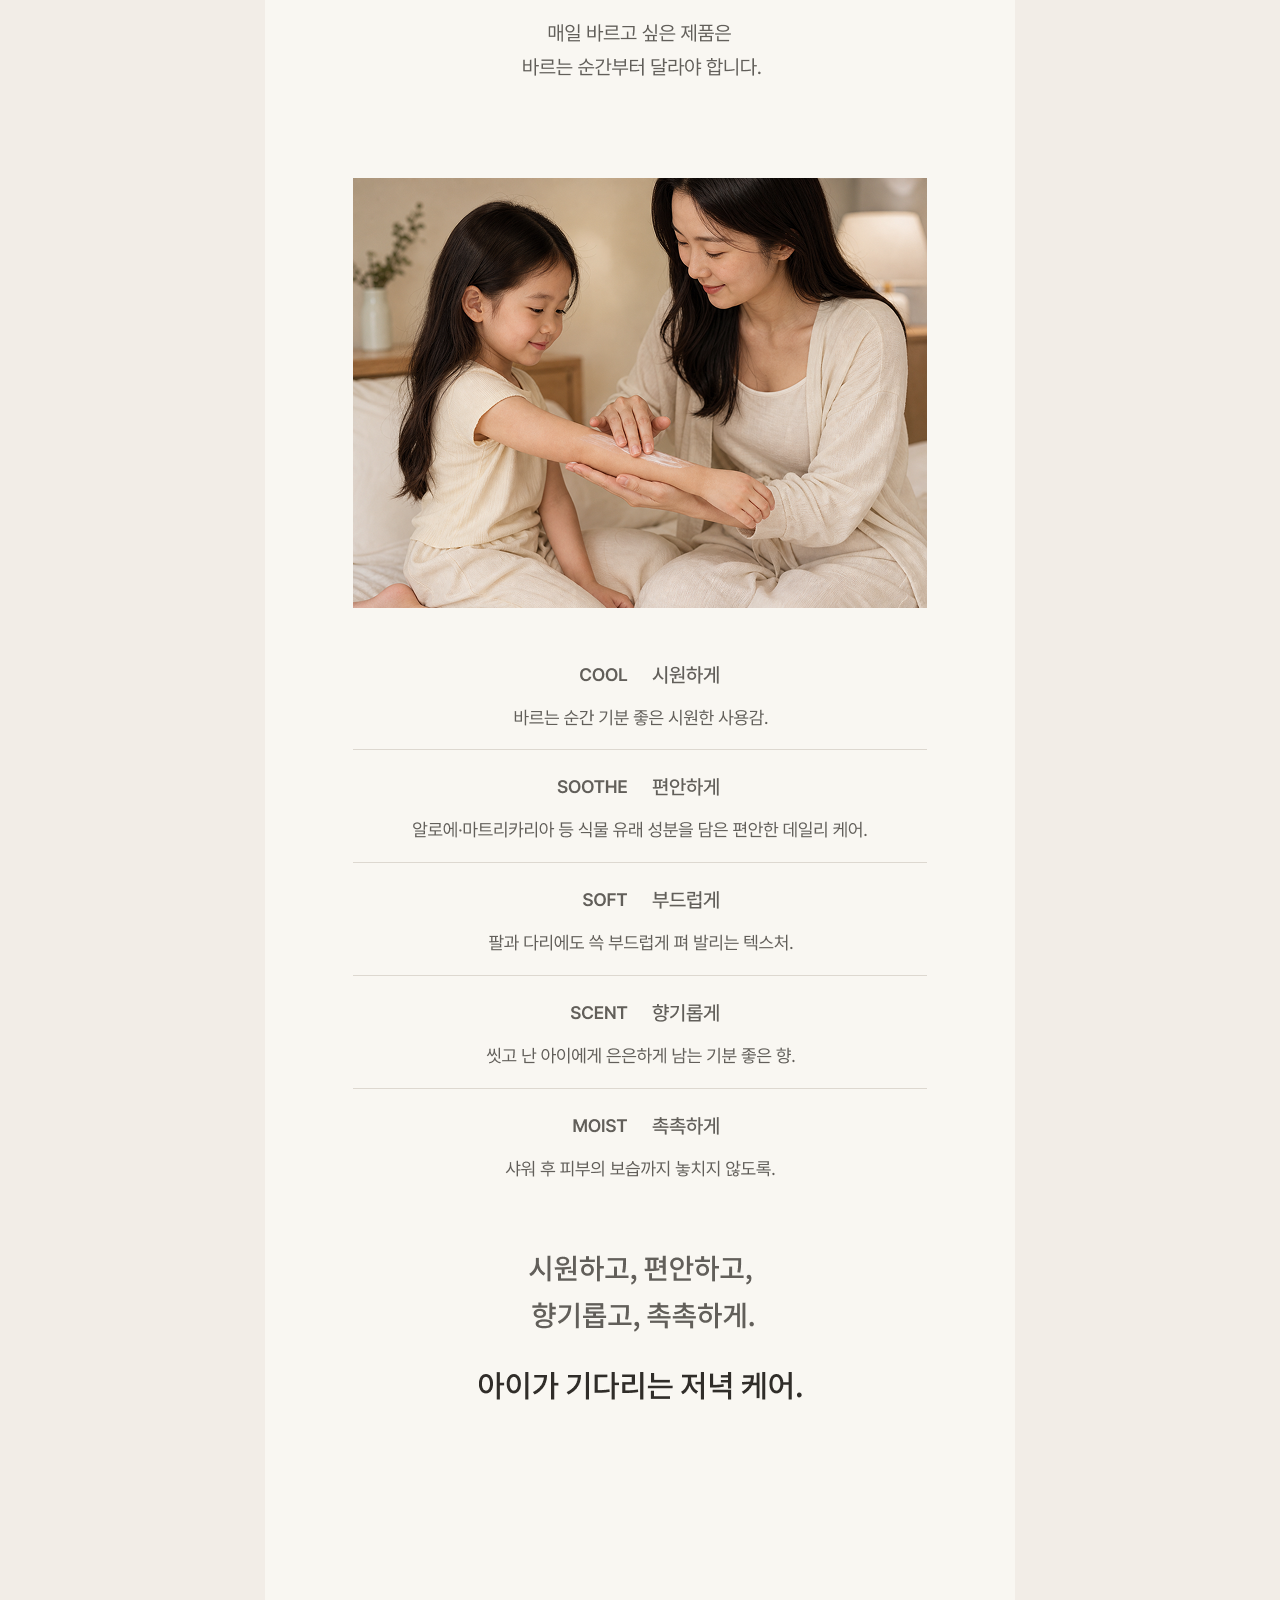
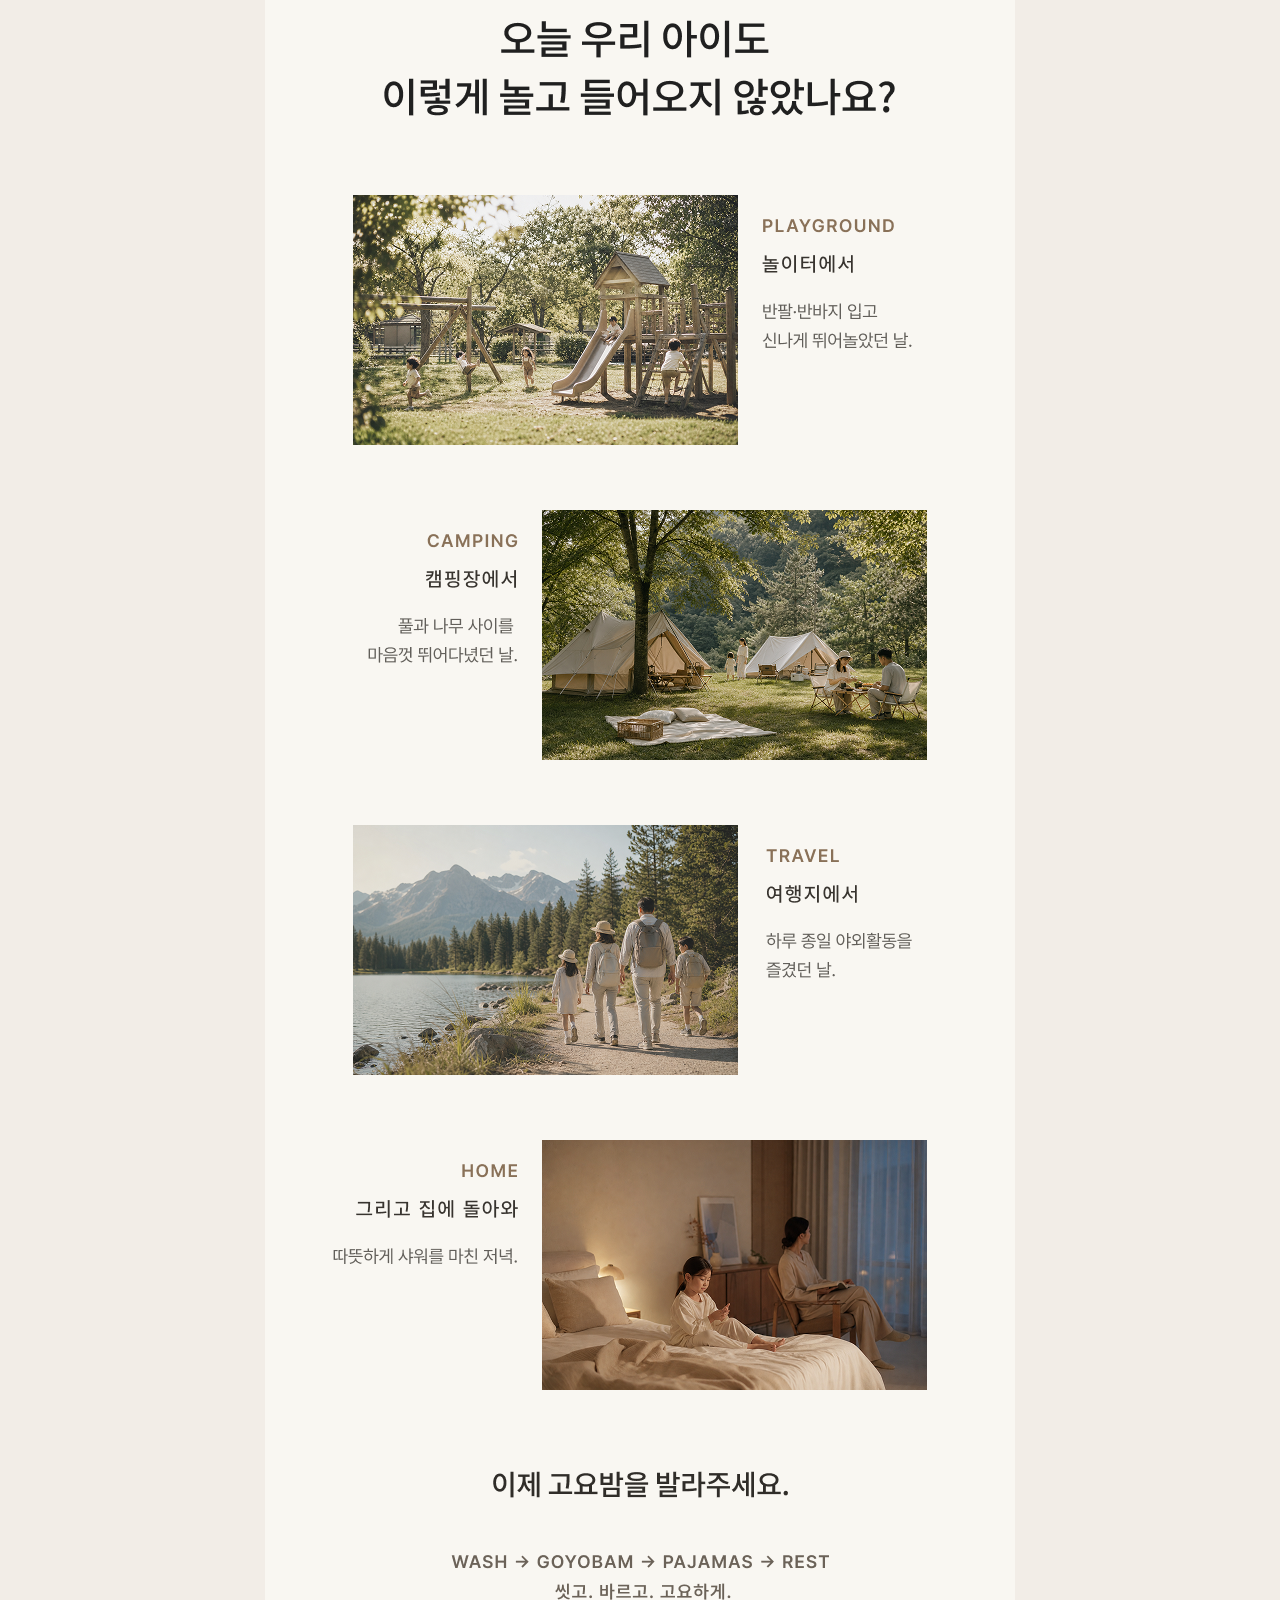
<file: resole-lotion-demo/product/goyobam.html>
<!doctype html>
<html lang="ko">
<head>
  <meta charset="UTF-8" />
  <meta name="viewport" content="width=device-width, initial-scale=1.0" />
  <title>ROOTEDIT | GOYOBAM 고요밤 150 ml</title>
  <meta name="description" content="ROOTEDIT GOYOBAM 고요밤 150 ml 포트폴리오 상세페이지" />
  <link rel="preconnect" href="https://fonts.googleapis.com">
  <link rel="preconnect" href="https://fonts.gstatic.com" crossorigin>
  <link href="https://fonts.googleapis.com/css2?family=Noto+Sans+KR:wght@400;500;600;700;800&display=swap" rel="stylesheet">
  <link rel="stylesheet" href="../styles.css?v=20260824-goyobam" />
  <link rel="stylesheet" href="../shop.css?v=20260824-goyobam" />
  <link rel="stylesheet" href="../shop-enhancements.css?v=20260824-goyobam" />
  <script defer src="../shop-script.js?v=20260824-goyobam"></script>
  <style>
    .goyobam-product-page .mist-detail-section { line-height: 0; }
  </style>
</head>
<body class="product-page goyobam-product-page">
  <div class="notice-bar">RESOLE DESIGN · PORTFOLIO DEMO</div>
  <header class="store-header"><div class="store-shell header-row"><a class="store-logo" href="../">RESOLE</a><nav class="store-nav"><a href="../#new">NEW</a><a href="../#best">BEST</a><a href="../#all">ALL</a><a href="../#about">ABOUT</a></nav><div class="header-actions"><button type="button" aria-label="검색">⌕</button><button type="button" aria-label="포트폴리오">VIEW</button></div></div></header>
  <main>
    <div class="breadcrumb store-shell"><a href="../">HOME</a><span>/</span><span>GOYOBAM 고요밤 150 ml</span></div>
    <section class="product store-shell">
      <div class="gallery-panel">
        <div class="gallery-main"><img id="mainImage" src="../assets/goyobam/shop/thumb01.png?v=20260827-r1" alt="ROOTEDIT GOYOBAM 고요밤 제품 이미지" /></div>
        <div class="thumb-strip" id="thumbStrip" aria-label="제품 이미지 선택">
          <button class="thumb active" type="button" data-image="../assets/goyobam/shop/thumb01.png?v=20260827-r1"><img src="../assets/goyobam/shop/thumb01.png?v=20260827-r1" alt="고요밤 제품 이미지 1"></button>
          <button class="thumb" type="button" data-image="../assets/goyobam/shop/thumb02.png?v=20260827-r1"><img src="../assets/goyobam/shop/thumb02.png?v=20260827-r1" alt="고요밤 제품 이미지 2"></button>
          <button class="thumb" type="button" data-image="../assets/goyobam/shop/thumb03.png?v=20260827-r1"><img src="../assets/goyobam/shop/thumb03.png?v=20260827-r1" alt="고요밤 제품 이미지 3"></button>
          <button class="thumb" type="button" data-image="../assets/goyobam/shop/thumb04.png?v=20260827-r1"><img src="../assets/goyobam/shop/thumb04.png?v=20260827-r1" alt="고요밤 제품 이미지 4"></button>
          <button class="thumb" type="button" data-image="../assets/goyobam/shop/thumb05.png?v=20260827-r1"><img src="../assets/goyobam/shop/thumb05.png?v=20260827-r1" alt="고요밤 제품 이미지 5"></button>
          <button class="thumb" type="button" data-image="../assets/goyobam/shop/thumb06.png?v=20260827-r1"><img src="../assets/goyobam/shop/thumb06.png?v=20260827-r1" alt="고요밤 제품 이미지 6"></button>
          <button class="thumb" type="button" data-image="../assets/goyobam/shop/thumb07.png?v=20260827-r1"><img src="../assets/goyobam/shop/thumb07.png?v=20260827-r1" alt="고요밤 제품 이미지 7"></button>
          <button class="thumb" type="button" data-image="../assets/goyobam/shop/thumb08.png?v=20260831-r2"><img src="../assets/goyobam/shop/thumb08.png?v=20260831-r2" alt="고요밤 제품 이미지 8"></button>
          <button class="thumb" type="button" data-image="../assets/goyobam/shop/thumb09.png?v=20260827-r1"><img src="../assets/goyobam/shop/thumb09.png?v=20260827-r1" alt="고요밤 제품 이미지 9"></button>
          <button class="thumb" type="button" data-image="../assets/goyobam/shop/thumb10.png?v=20260827-r1"><img src="../assets/goyobam/shop/thumb10.png?v=20260827-r1" alt="고요밤 제품 이미지 10"></button>
        </div>
      </div>
      <aside class="purchase-panel">
        <p class="eyebrow">ROOTEDIT · MOISTURE CARE</p>
        <h1>GOYOBAM 고요밤 150 ml</h1>
        <p class="sub-title">아이 피부 케어, 무엇부터 달라야 할까요?</p>
        <div class="rating-row"><span>FOR DELICATE SKIN</span></div>
        <div class="price-box"><div class="event-chip">PORTFOLIO</div><strong>상세페이지 디자인 프로젝트</strong><p>본 페이지는 디자인 포트폴리오 시안입니다.</p></div>
        <div class="shipping-info"><strong>브랜드</strong><span>ROOTEDIT</span></div>
        <ul class="key-points"><li>GOYOBAM 고요밤</li><li>Moisture Care For Delicate Skin</li><li>150 ml / 5.07 fl. oz.</li></ul>
        <div class="action-row"><a class="btn btn-light" href="#info">프로젝트 정보</a><a class="btn btn-primary" href="#detail">상세 보기</a></div>
      </aside>
    </section>
    <nav class="detail-tabs store-shell"><a class="active" href="#detail">상세페이지</a><a href="#info">프로젝트 정보</a><a href="#faq">안내</a></nav>
    <section id="detail" class="mist-detail-section">
      <iframe id="goyobamDetailFrame" class="mist-detail-frame" title="ROOTEDIT GOYOBAM 고요밤 상세페이지" src="../goyobam/index.html?v=20260908-r9" loading="eager" scrolling="no"></iframe>
    </section>
    <section id="info" class="info-section store-shell detail-narrow"><h2>프로젝트 정보</h2><div class="info-grid"><div><span>브랜드</span><strong>ROOTEDIT</strong></div><div><span>제품명</span><strong>GOYOBAM 고요밤</strong></div><div><span>용량</span><strong>150 ml / 5.07 fl. oz.</strong></div></div></section>
    <section id="faq" class="faq store-shell detail-narrow"><h2>안내</h2><details open><summary>이 페이지는 실제 판매 페이지인가요?</summary><p>본 페이지는 상세페이지 디자인 포트폴리오 시안이며 실제 결제는 제공되지 않습니다.</p></details></section>
  </main>
  <div class="mobile-buybar"><div><strong>GOYOBAM</strong><span>PORTFOLIO</span></div><a class="btn btn-primary" href="#detail">상세 보기</a></div>
  <script>
    (() => {
      const frame = document.getElementById('goyobamDetailFrame');
      if (!frame) return;

      frame.addEventListener('load', () => {
        const artboards = frame.contentDocument?.querySelector('.artboards');
        if (!artboards) return;

        let lastHeight = 0;
        let resizeRequest = 0;
        const fitToArtboards = () => {
          cancelAnimationFrame(resizeRequest);
          resizeRequest = requestAnimationFrame(() => {
            const nextHeight = Math.ceil(artboards.getBoundingClientRect().height);
            if (nextHeight > 0 && Math.abs(nextHeight - lastHeight) > 1) {
              lastHeight = nextHeight;
              frame.style.height = `${nextHeight}px`;
            }
          });
        };

        fitToArtboards();
        new ResizeObserver(fitToArtboards).observe(artboards);
        frame.contentDocument.querySelectorAll('img, video').forEach((media) => {
          media.addEventListener('load', fitToArtboards);
          media.addEventListener('loadedmetadata', fitToArtboards);
        });
      });
    })();
  </script>
</body>
</html>
</file>
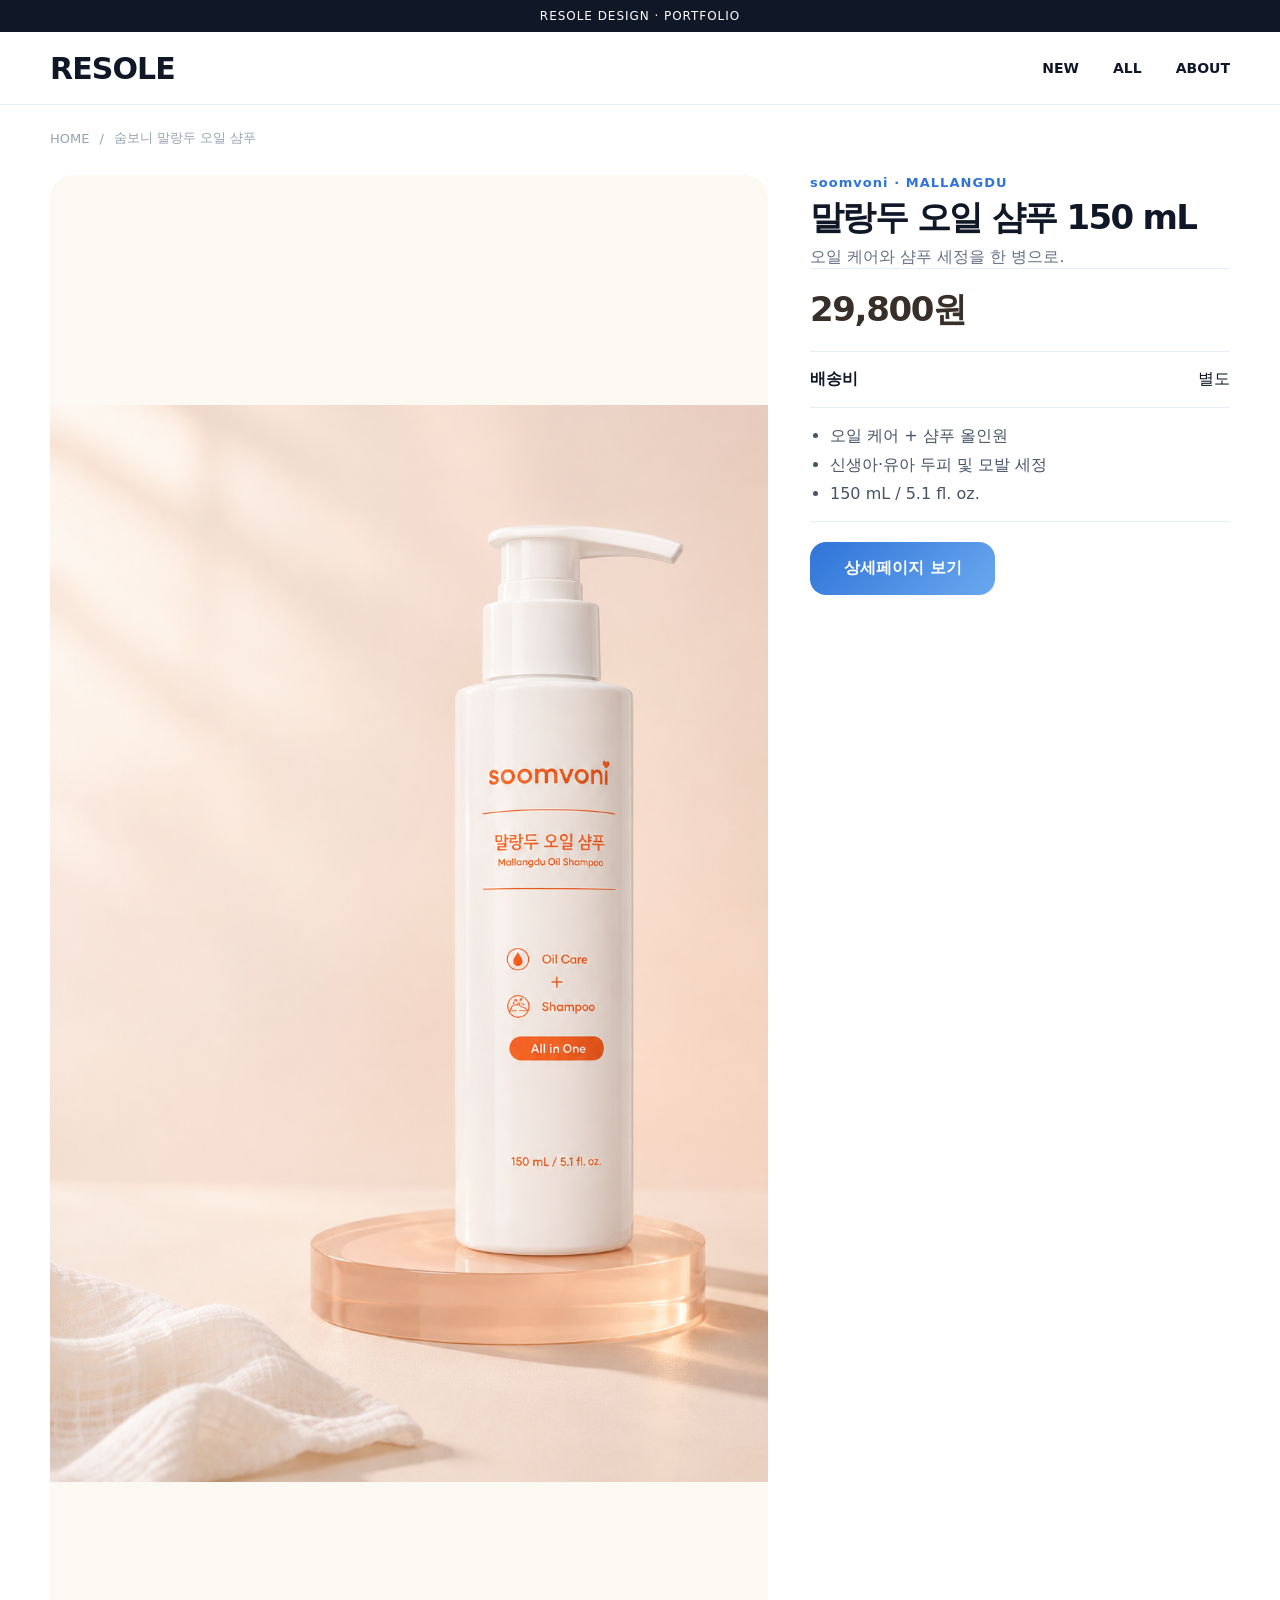
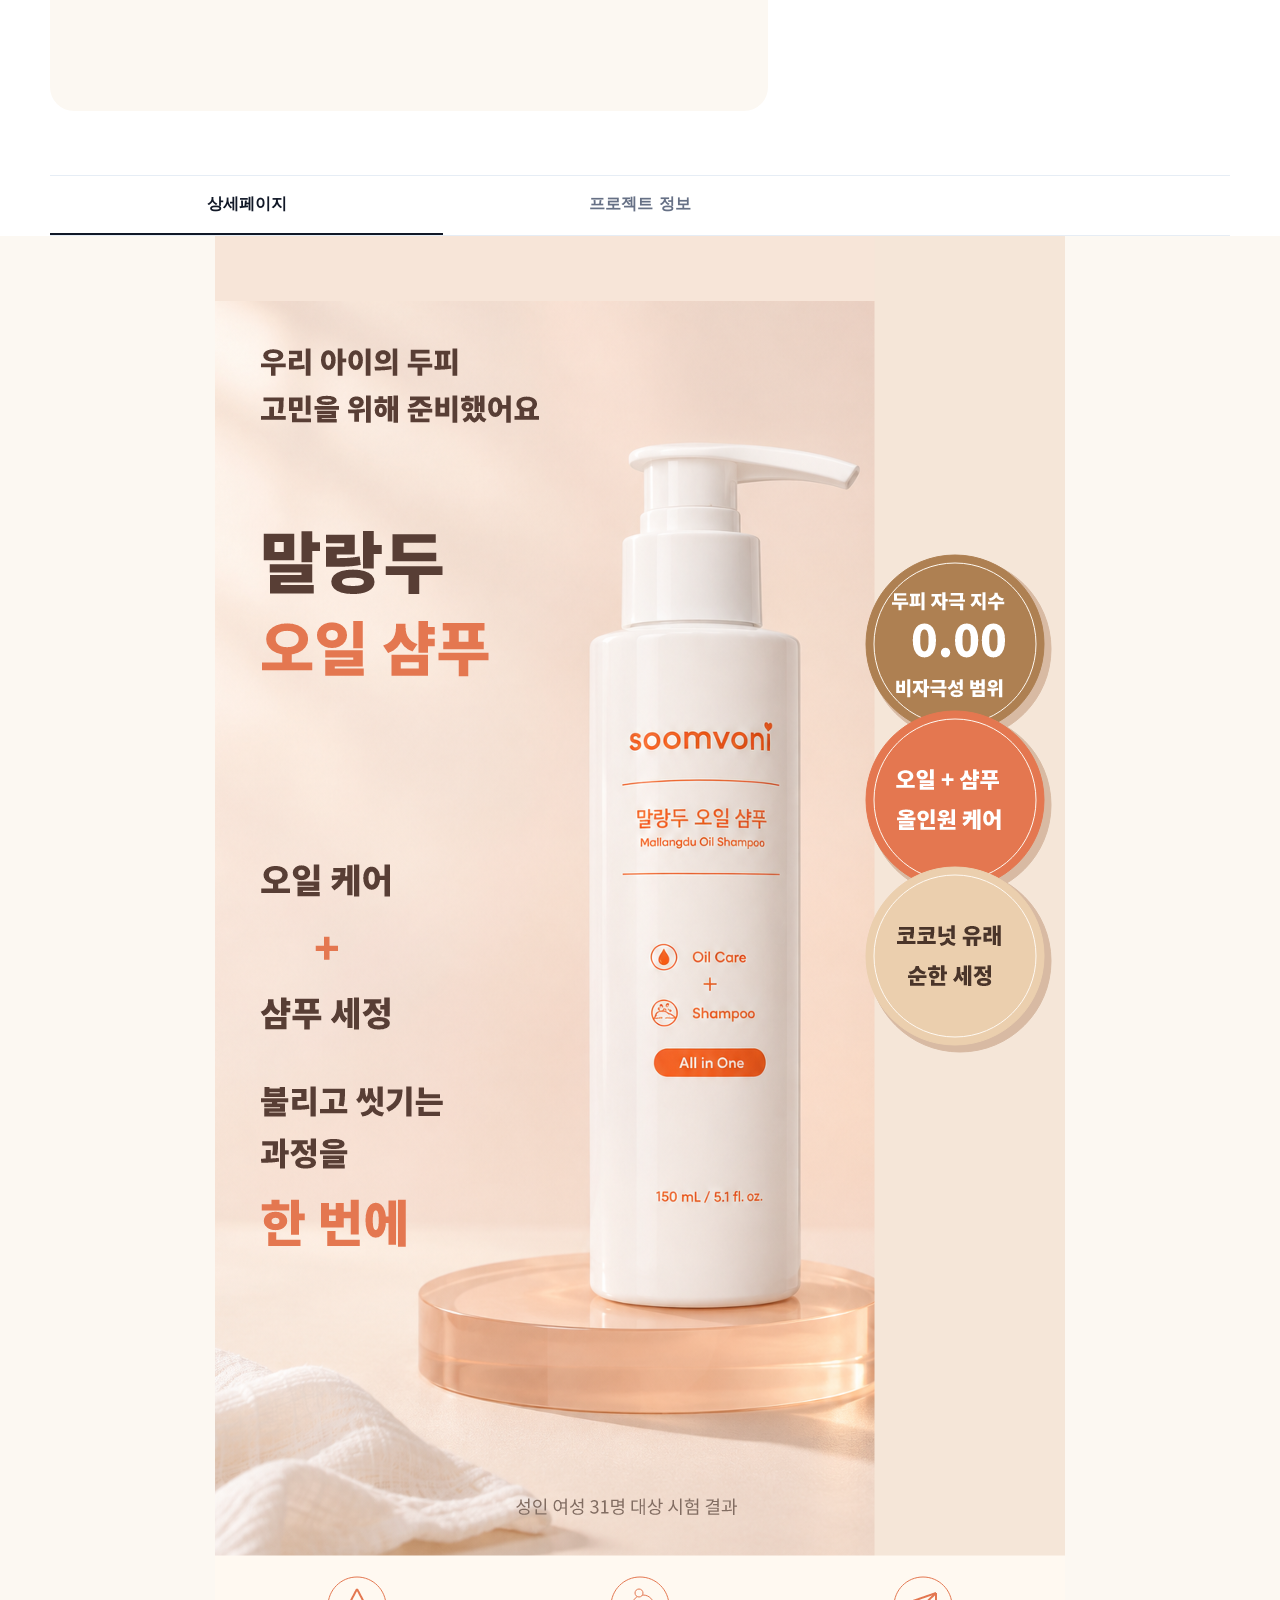
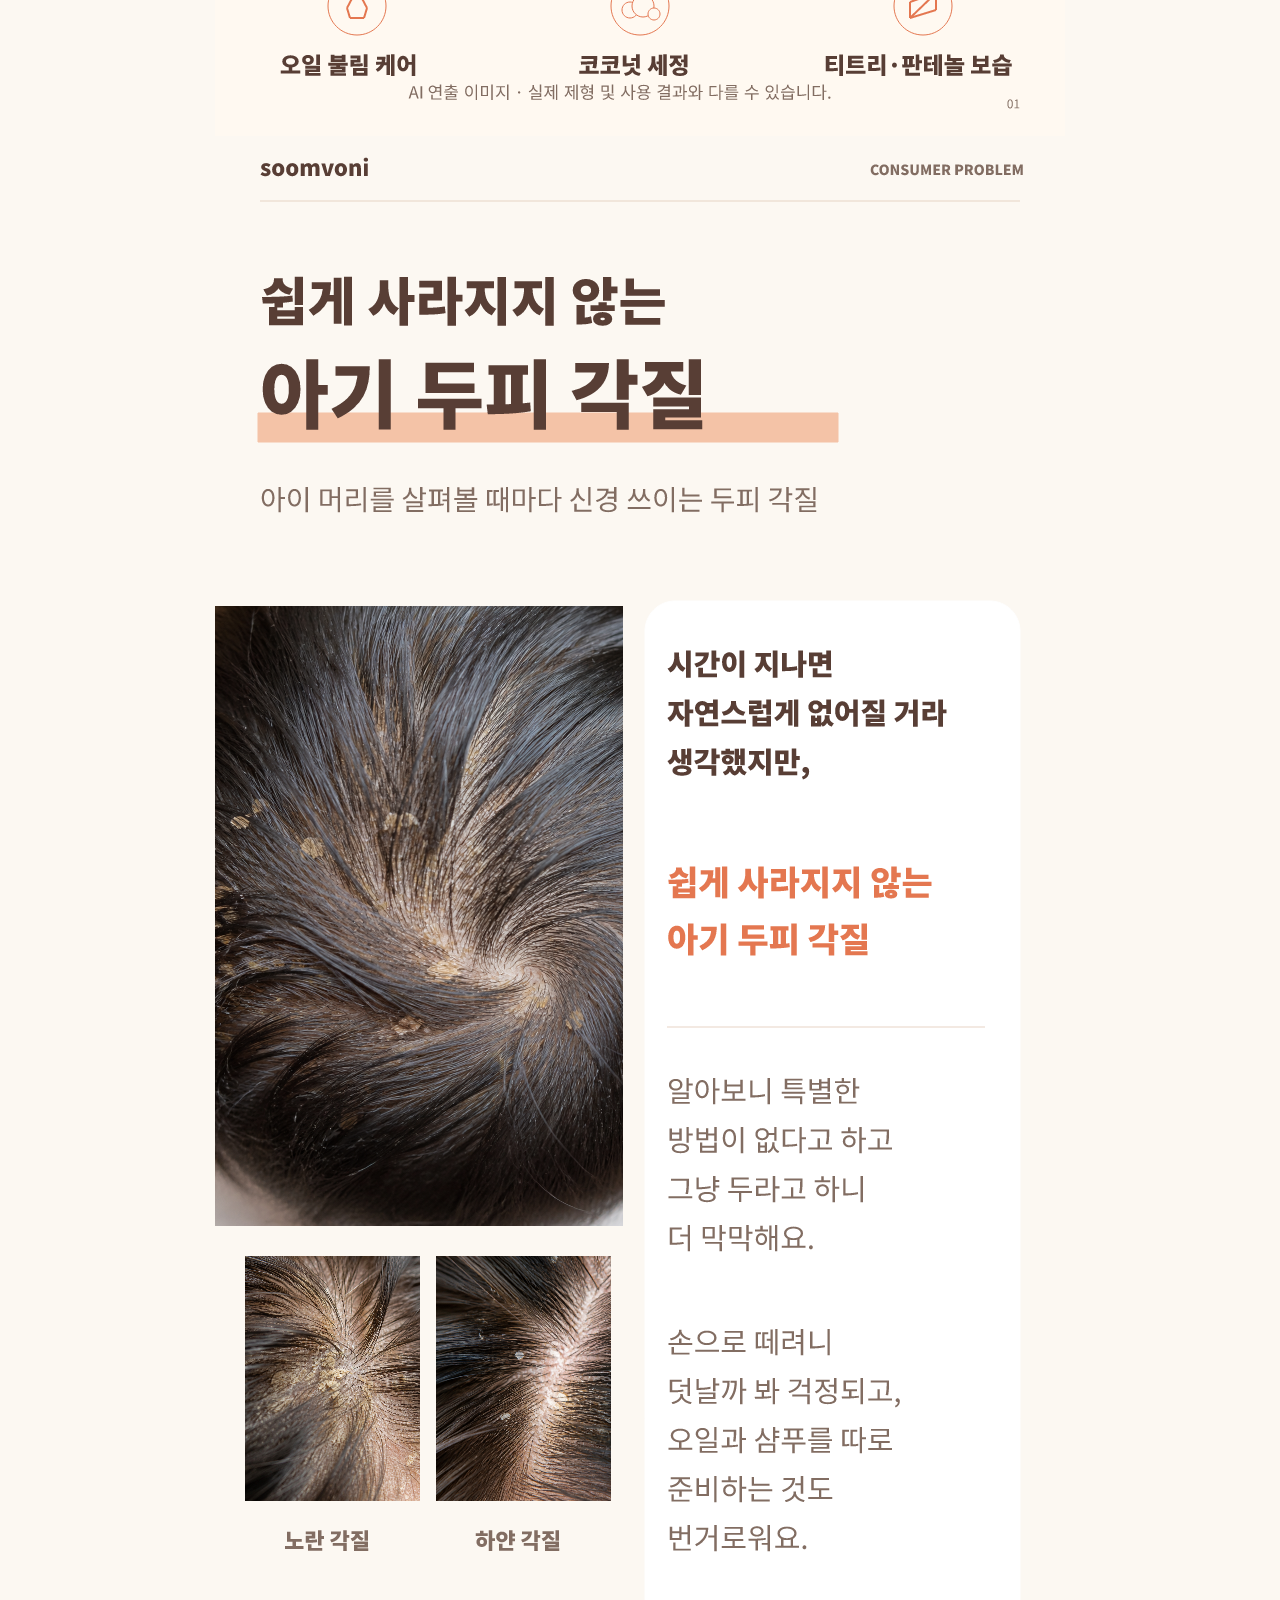
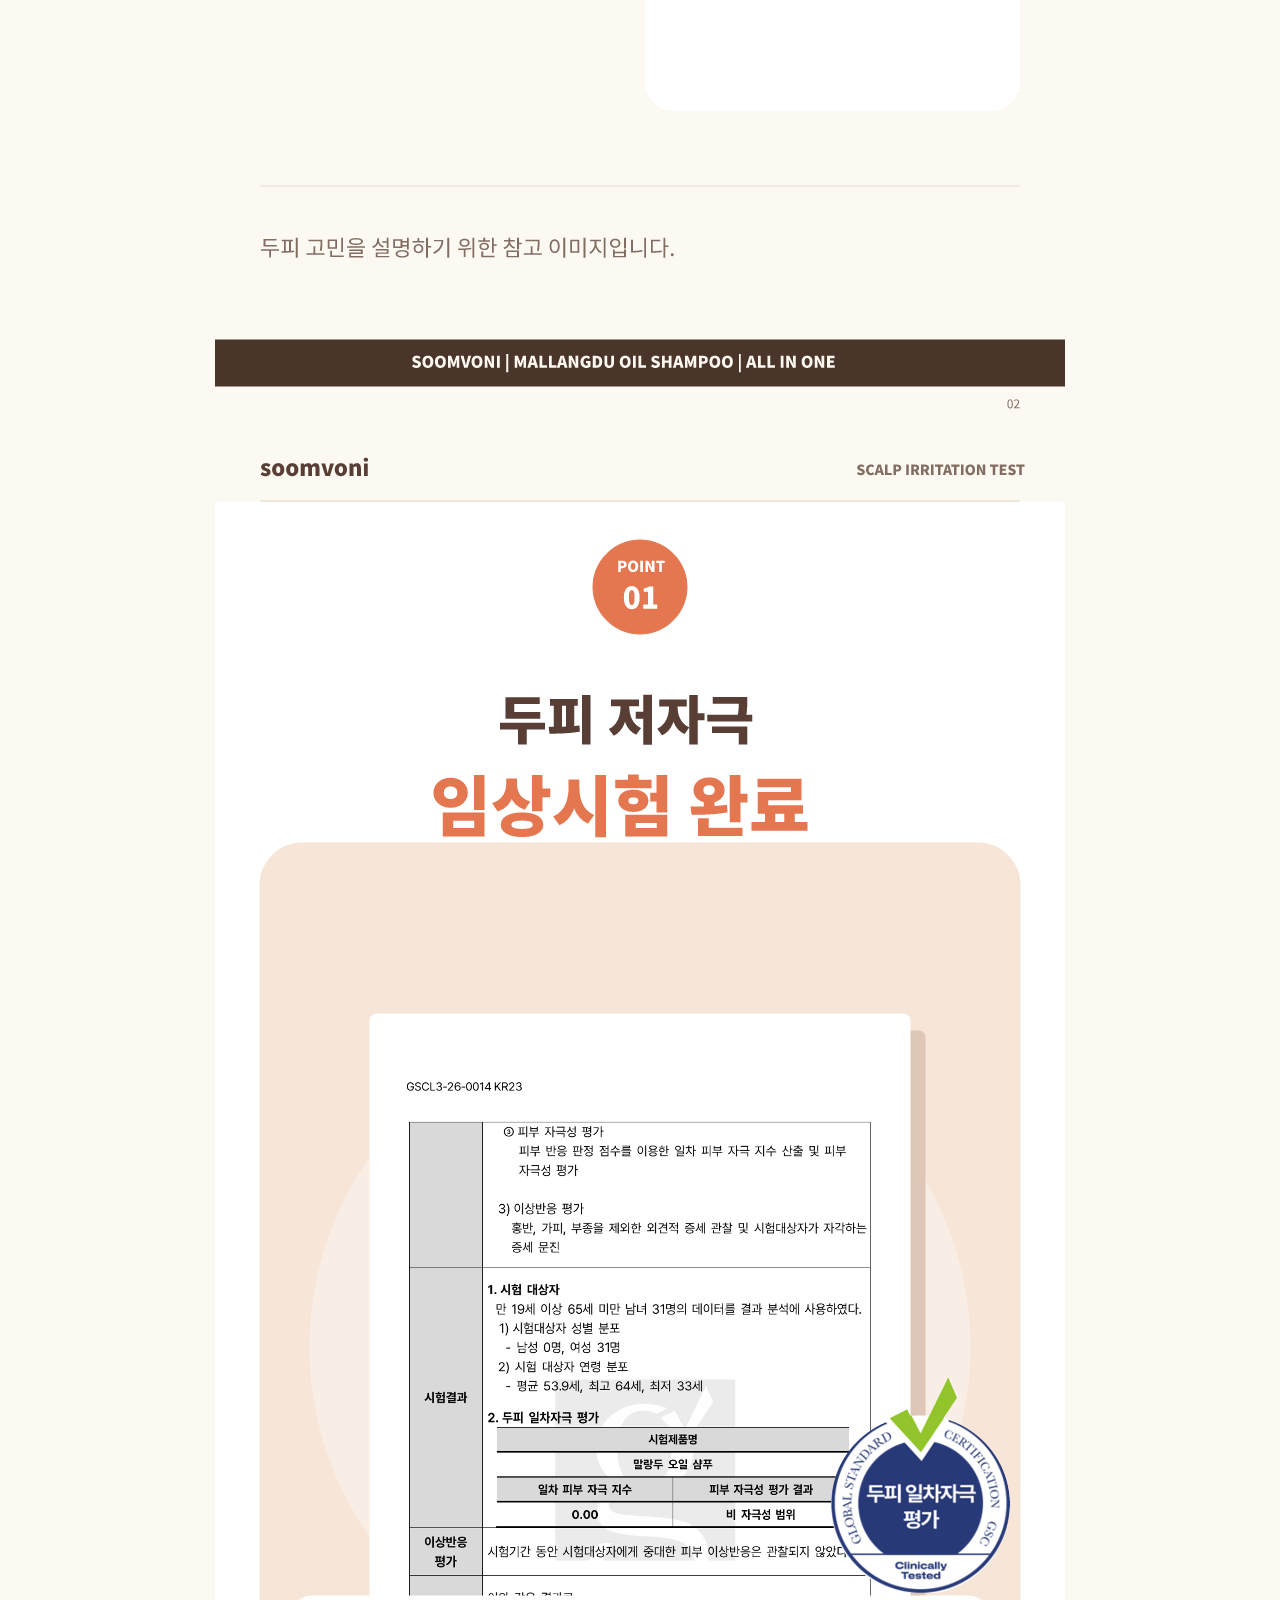
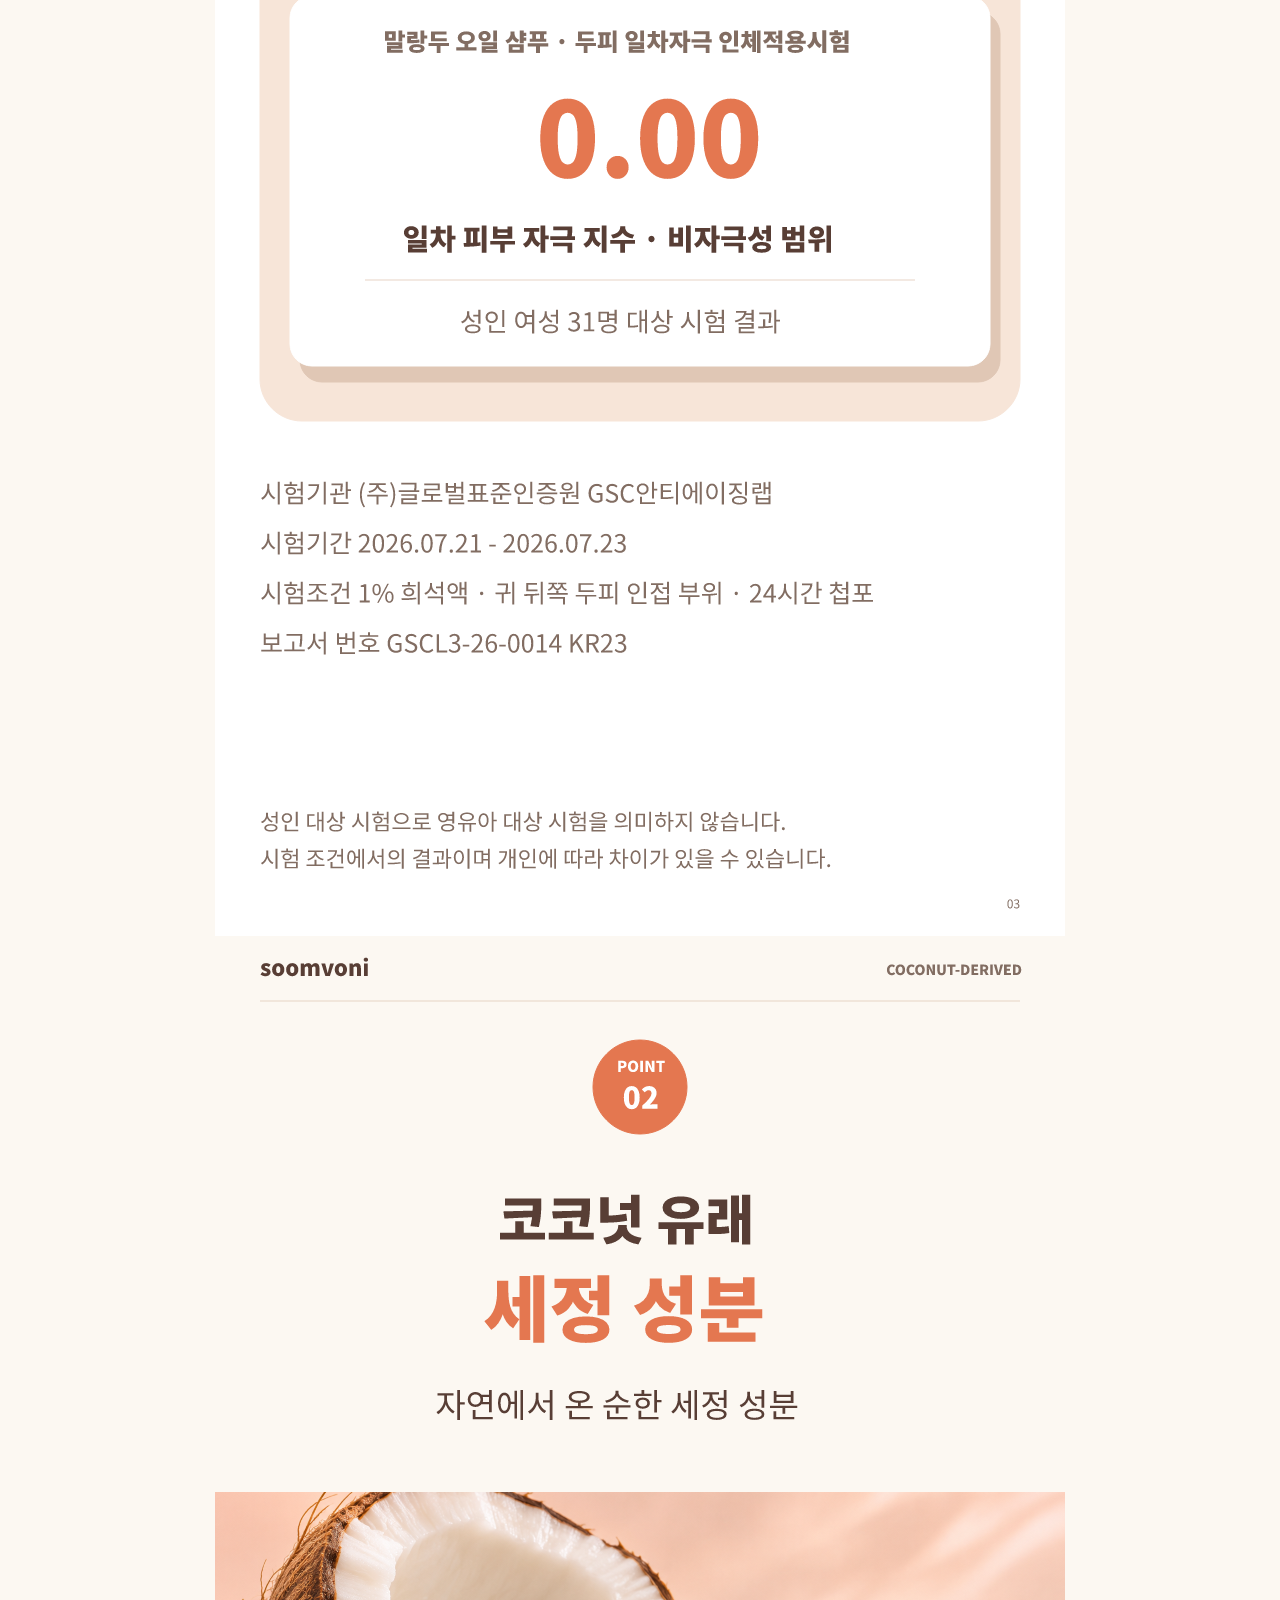
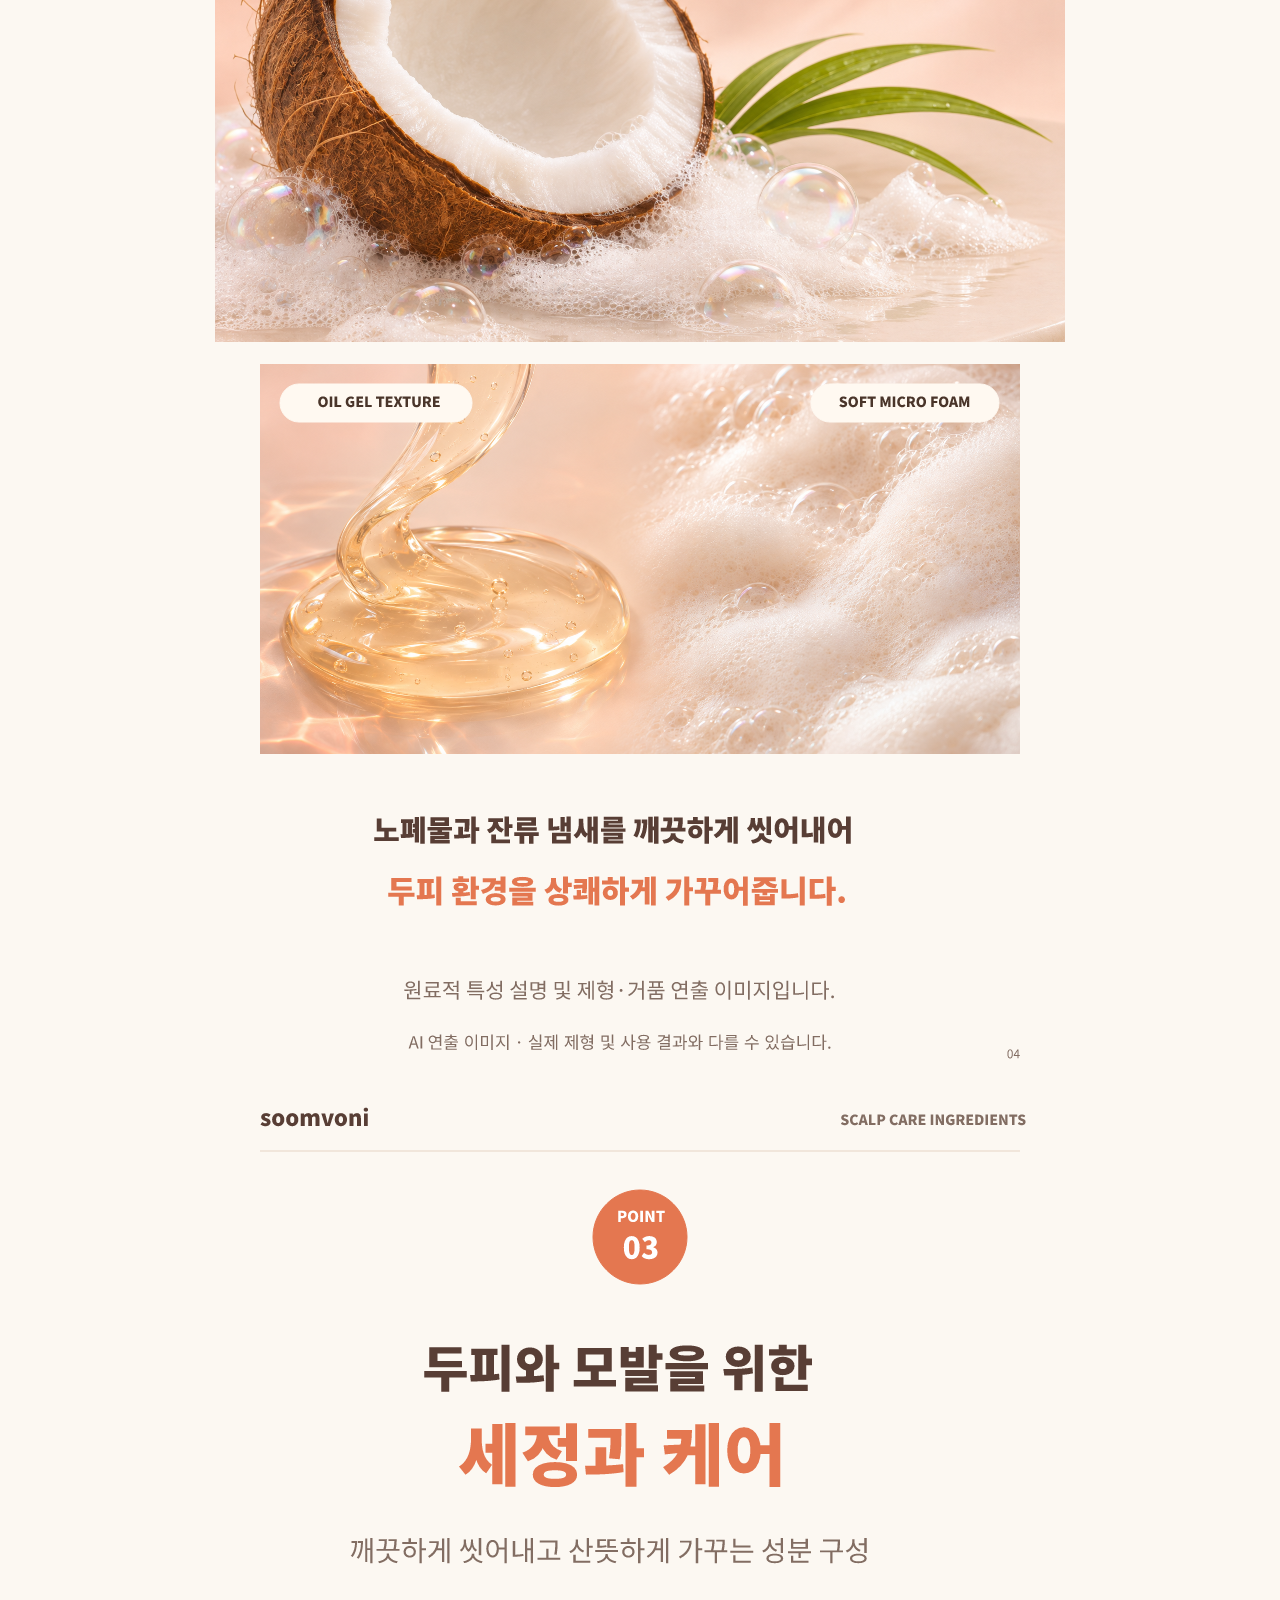
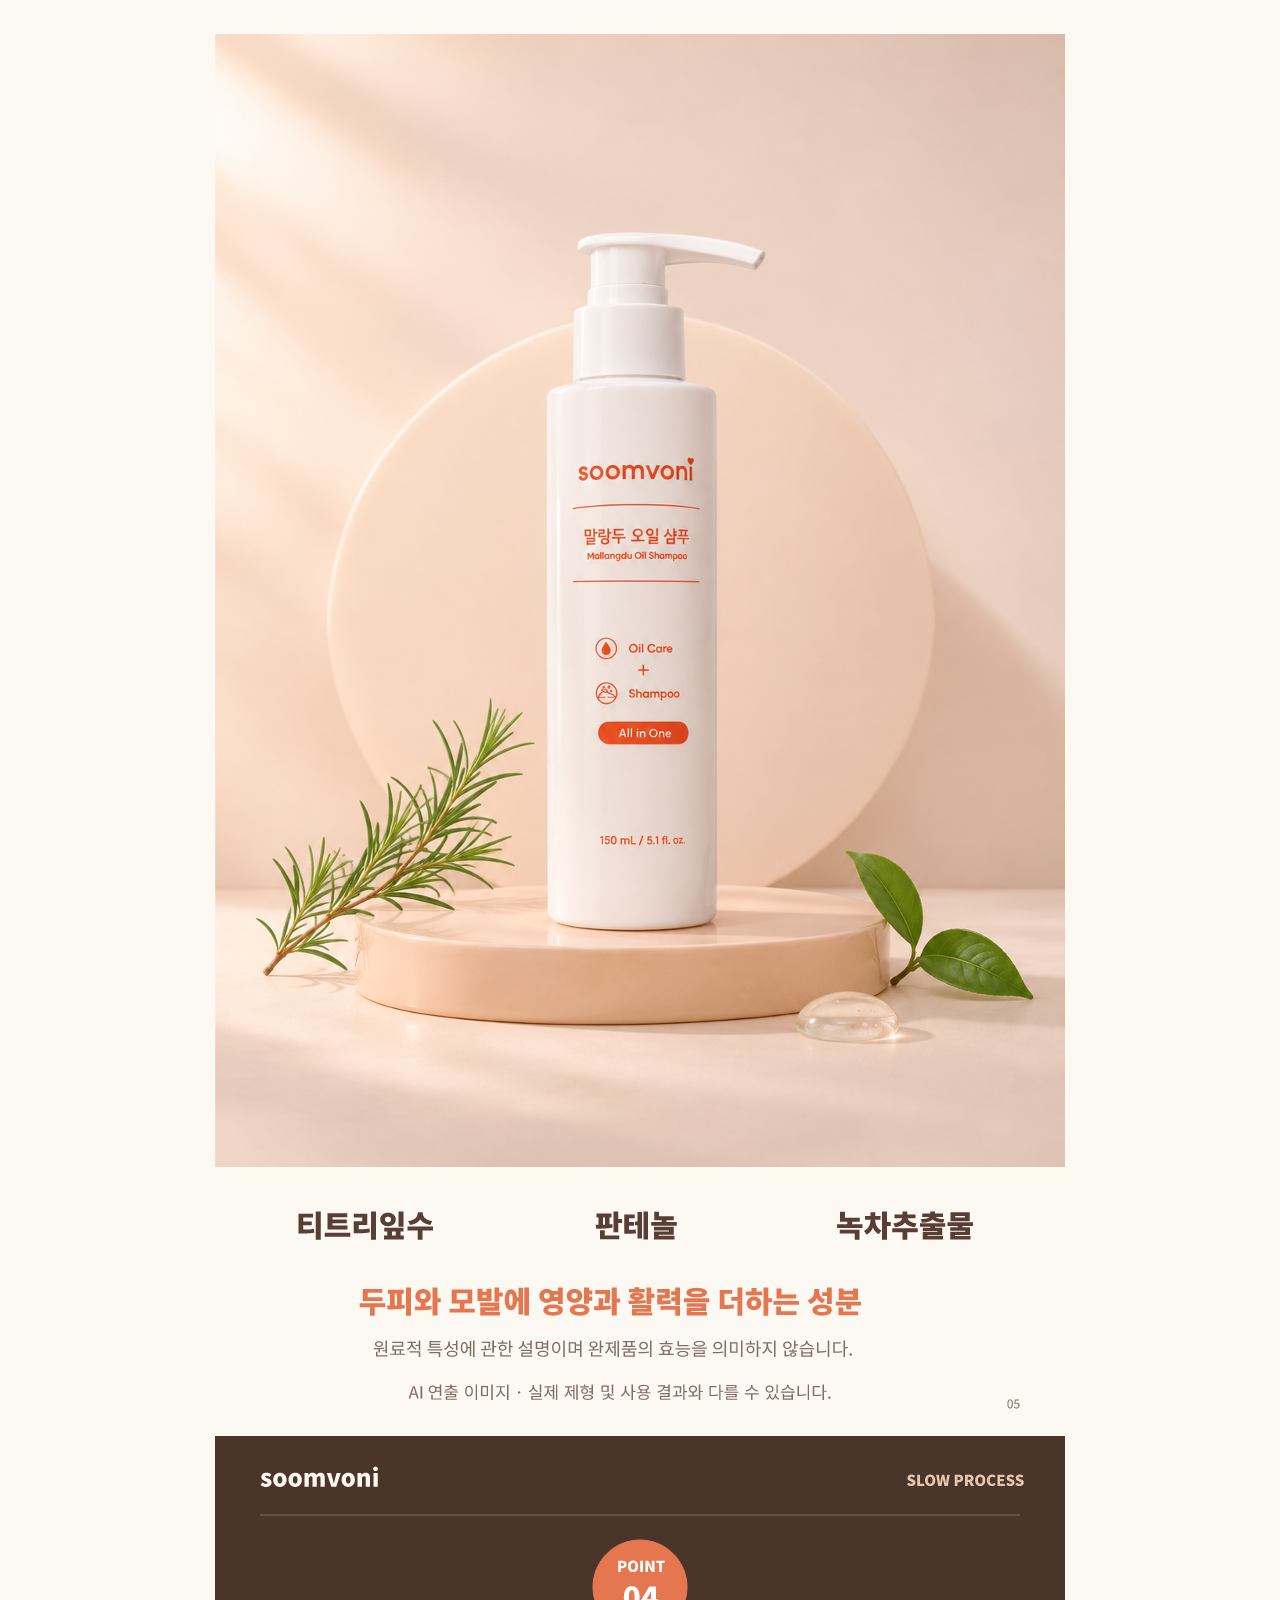
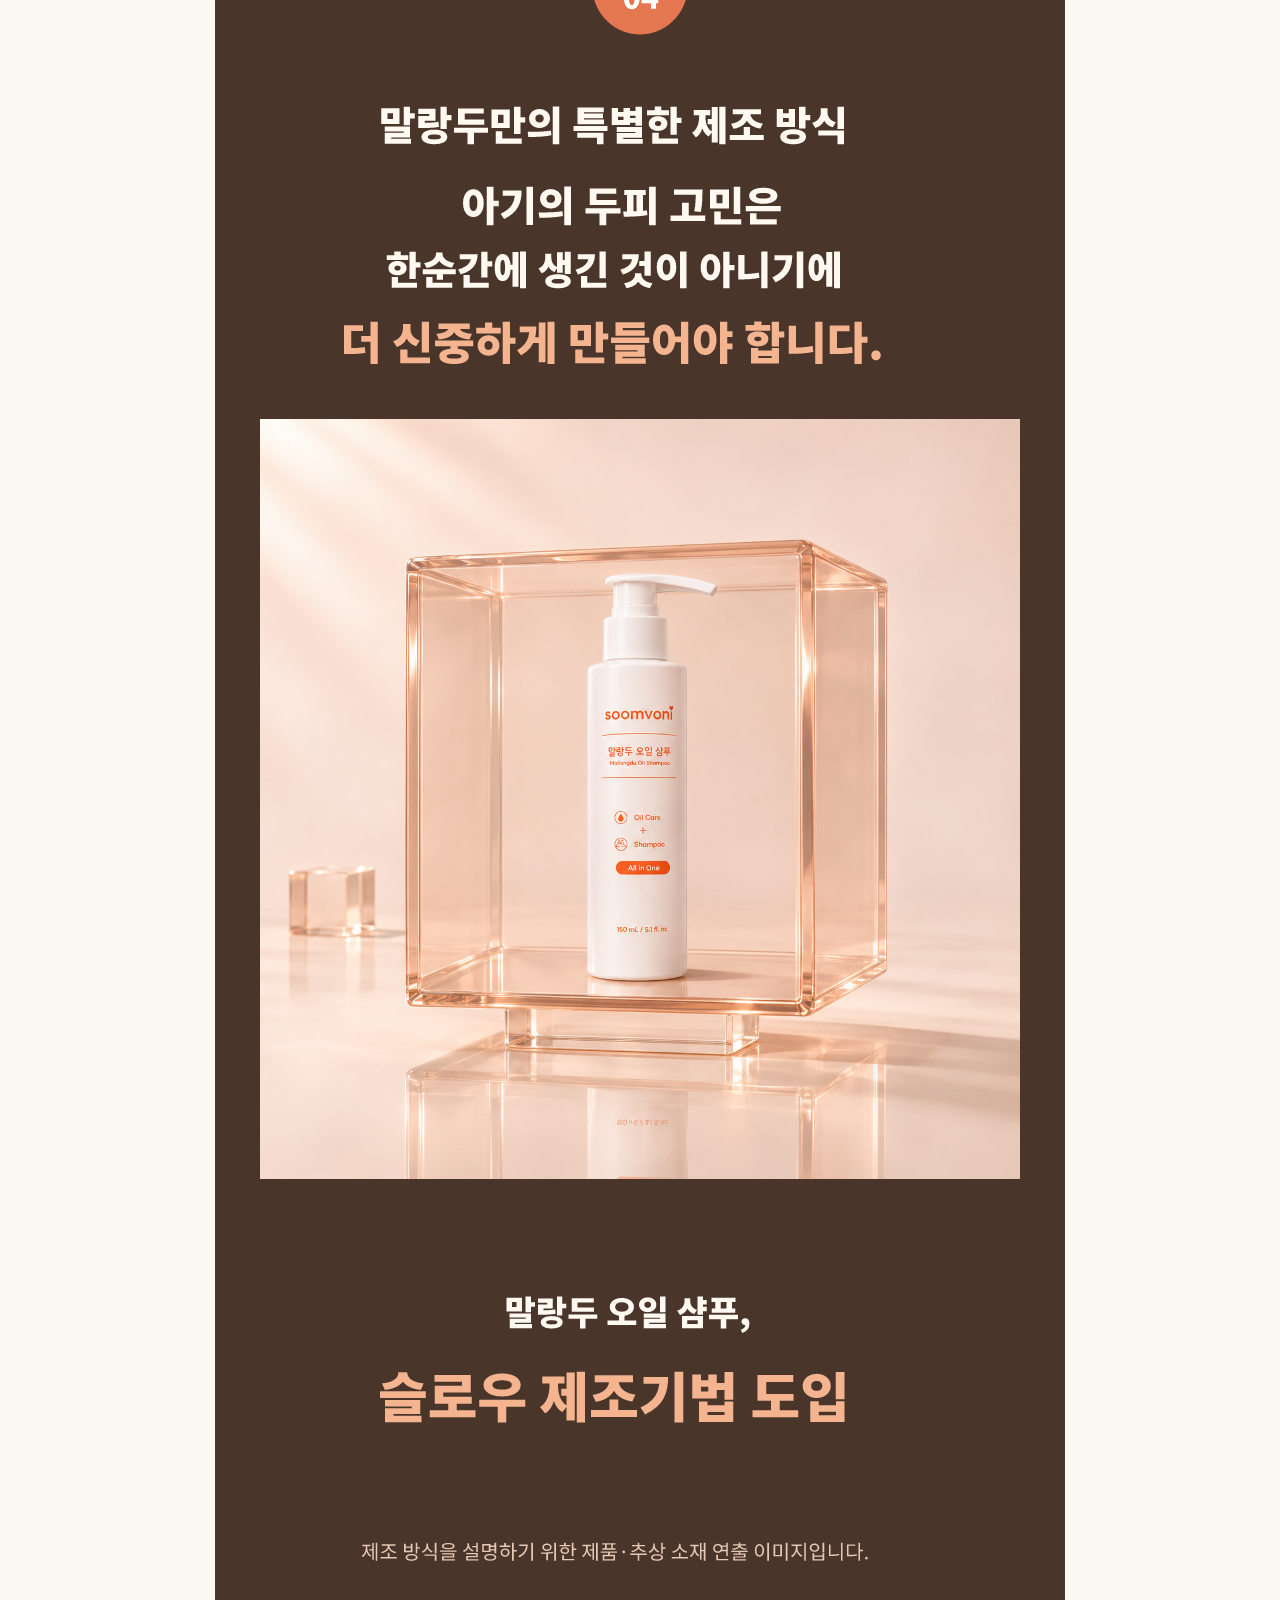
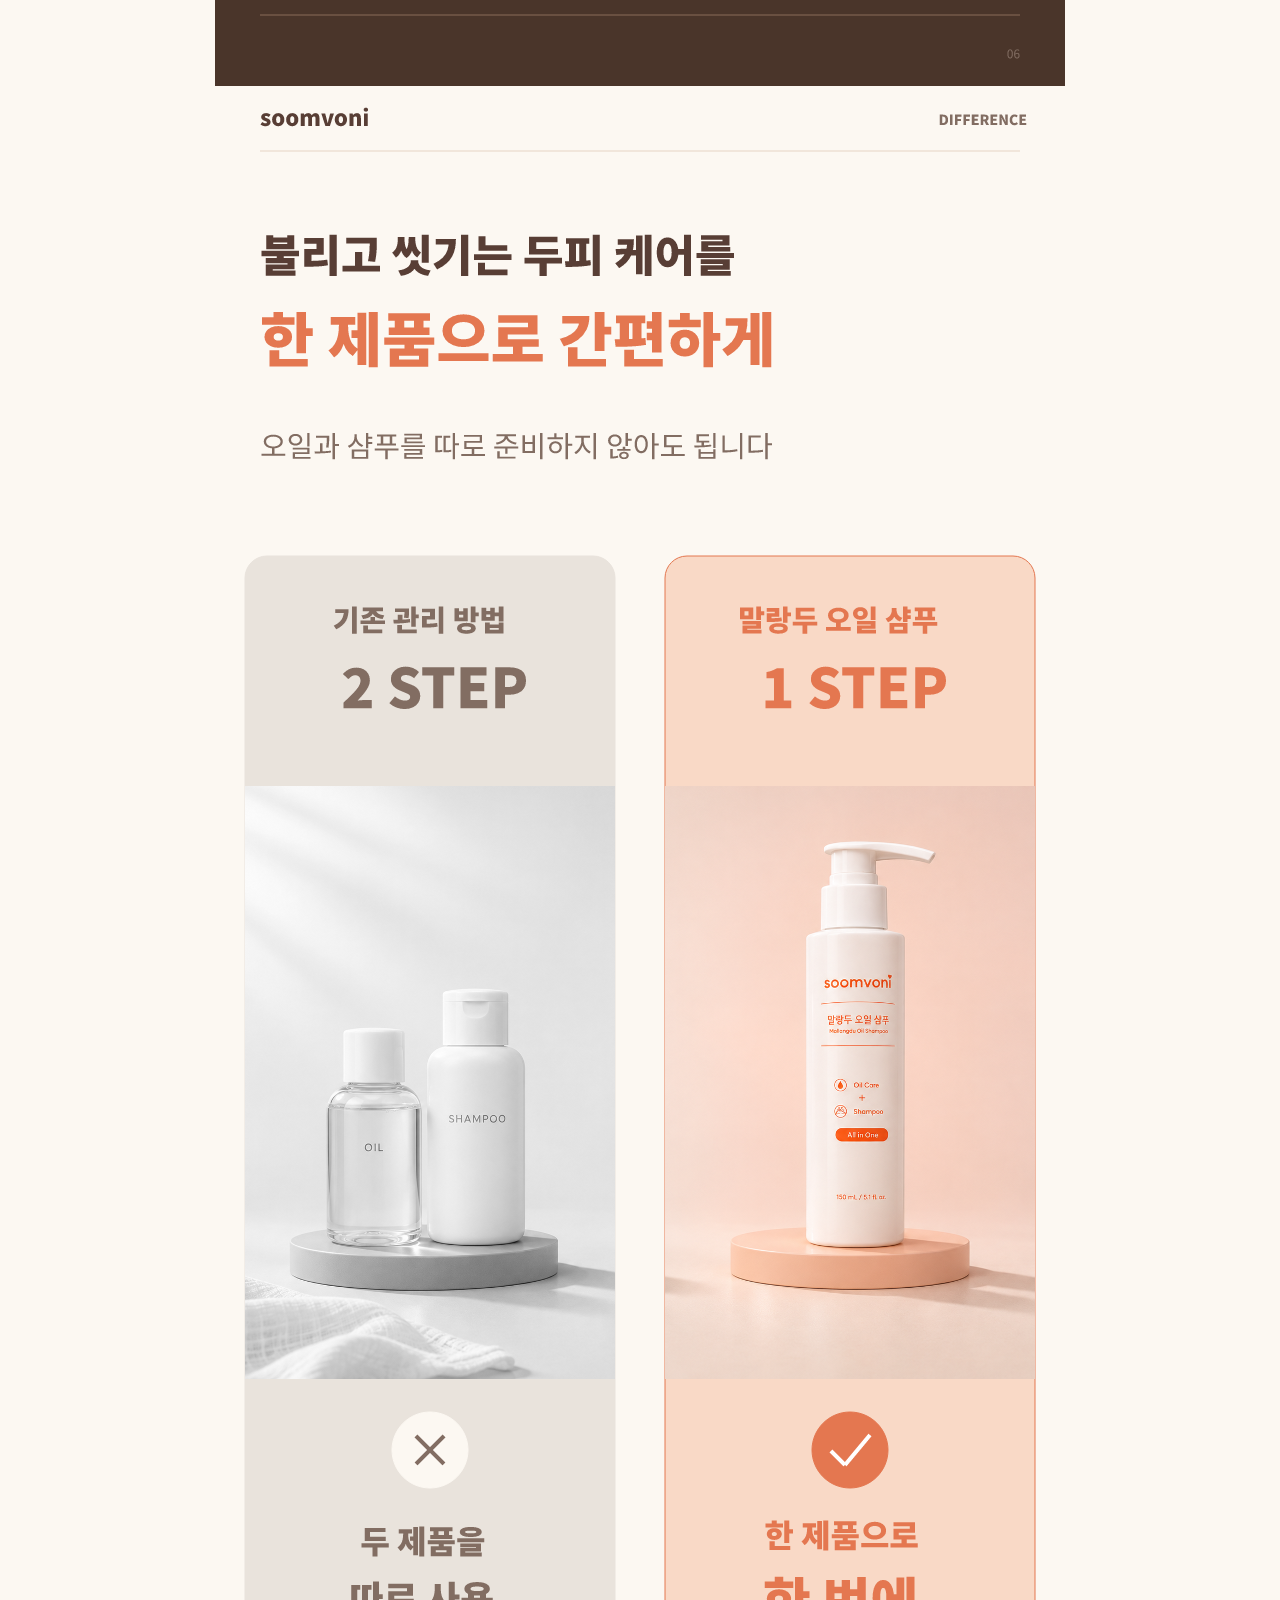
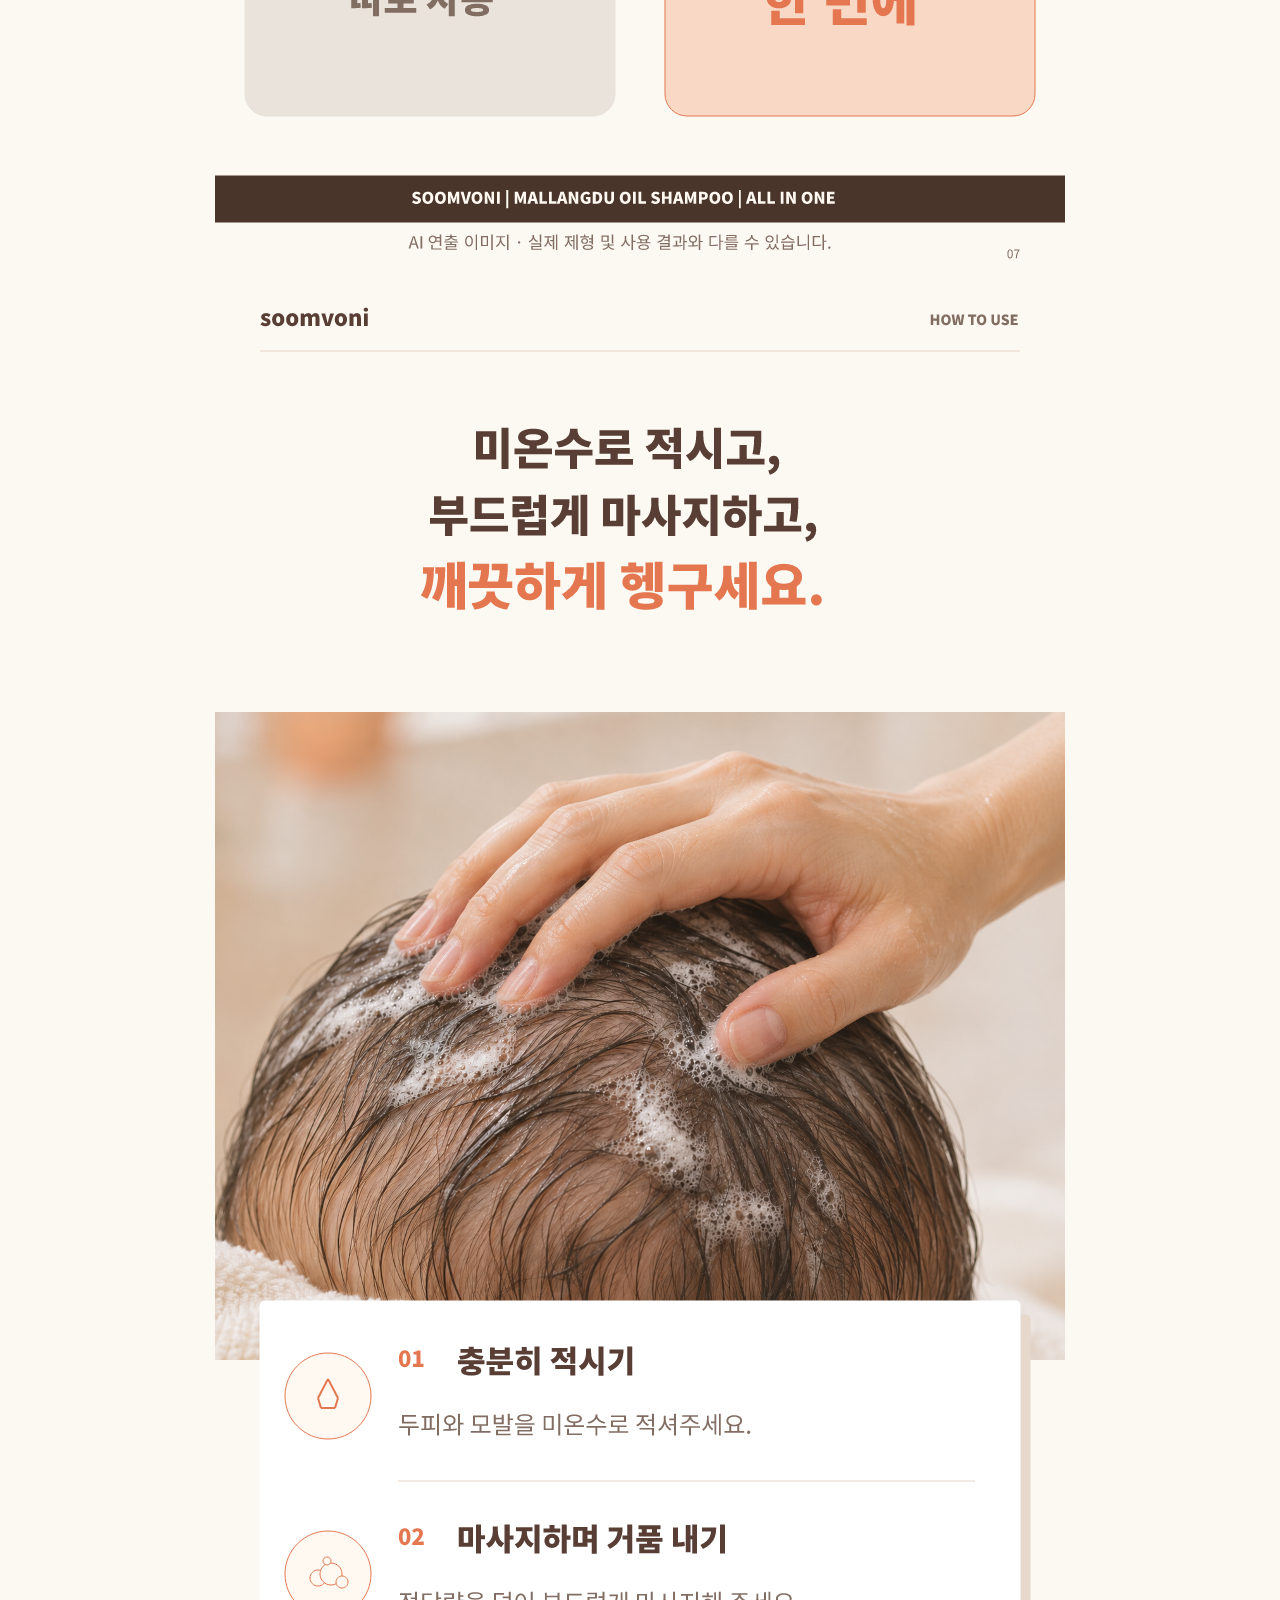
<file: resole-lotion-demo/product/soomvoni-mallangdu.html>
<!doctype html>
<html lang="ko"><head><meta charset="UTF-8"><meta name="color-scheme" content="only light"><meta name="supported-color-schemes" content="light"><meta name="theme-color" content="#fcf9f3"><meta name="viewport" content="width=device-width, initial-scale=1.0">
<title>숨보니 말랑두 오일 샴푸 · 상세페이지 | RESOLE DESIGN</title>
<meta name="description" content="숨보니 말랑두 오일 샴푸 150 mL 상세페이지 10P 디자인 포트폴리오">
<meta property="og:title" content="숨보니 말랑두 오일 샴푸 | RESOLE DESIGN">
<meta property="og:image" content="https://mee5180-hue.github.io/resoledesign/resole-lotion-demo/assets/soomvoni-mallangdu/shop/hero-r21.png">
<link rel="stylesheet" href="../styles.css"><link rel="stylesheet" href="../shop.css"><link rel="stylesheet" href="../shop-enhancements.css">
<script defer src="../shop-script.js"></script>
<style>
:root{color-scheme:only light}html,body.soomvoni-page{background:#fff;color:#101828}
.soomvoni-page .store-header,.soomvoni-page .detail-tabs{position:static}
.soomvoni-page{padding-bottom:0}.soomvoni-page .detail{padding:0;background:#fcf8f2}
.soomvoni-page .detail-stack{max-width:850px;width:100%;margin:0 auto;line-height:0}
.soomvoni-page .detail-stack img{width:100%;height:auto;display:block}
.soomvoni-page .gallery-main img{object-fit:contain;background:#fcf8f2}
.soomvoni-page .price-line .sale-price{color:#392f29}
</style></head><body class="product-page soomvoni-page">
<div class="notice-bar">RESOLE DESIGN · PORTFOLIO</div>
<header class="store-header"><div class="store-shell header-row"><a class="store-logo" href="../">RESOLE</a><nav class="store-nav" aria-label="주요 메뉴"><a href="../#new">NEW</a><a href="../#all">ALL</a><a href="../#about">ABOUT</a></nav></div></header>
<main><div class="breadcrumb store-shell"><a href="../">HOME</a><span>/</span><span>숨보니 말랑두 오일 샴푸</span></div>
<section class="product store-shell"><div class="gallery-panel"><div class="gallery-main"><img id="mainImage" src="../assets/soomvoni-mallangdu/shop/hero-r21.png?v=20261128-soomvoni-r25" alt="숨보니 말랑두 오일 샴푸 150 mL" width="1024" height="1536"></div></div>
<aside class="purchase-panel"><p class="eyebrow">soomvoni · MALLANGDU</p><h1>말랑두 오일 샴푸 150 mL</h1><p class="sub-title">오일 케어와 샴푸 세정을 한 병으로.</p><div class="price-box"><div class="price-line"><strong class="sale-price">29,800원</strong></div></div><div class="shipping-info"><strong>배송비</strong><span>별도</span></div><ul class="key-points"><li>오일 케어 + 샴푸 올인원</li><li>신생아·유아 두피 및 모발 세정</li><li>150 mL / 5.1 fl. oz.</li></ul><div class="action-row"><a class="btn btn-primary" href="#detail">상세페이지 보기</a></div></aside></section>
<nav class="detail-tabs store-shell" aria-label="프로젝트 구성"><a class="active" href="#detail">상세페이지</a><a href="#info">프로젝트 정보</a></nav>
<section id="detail" class="detail"><div class="detail-stack"><img class="detail-image" src="../assets/soomvoni-mallangdu/detail/p01.png?v=20261128-soomvoni-r25" alt="숨보니 P01 · 말랑두 오일 샴푸 제품 소개" width="850" height="1500" loading="lazy" decoding="async" data-page="P01">
<img class="detail-image" src="../assets/soomvoni-mallangdu/detail/p02.png?v=20261128-soomvoni-r25" alt="숨보니 P02 · 아기 두피 각질 고민" width="850" height="1900" loading="lazy" decoding="async" data-page="P02">
<img class="detail-image" src="../assets/soomvoni-mallangdu/detail/p03.png?v=20261128-soomvoni-r25" alt="숨보니 P03 · 두피 저자극 시험 결과" width="850" height="2100" loading="lazy" decoding="async" data-page="P03">
<img class="detail-image" src="../assets/soomvoni-mallangdu/detail/p04.png?v=20261128-soomvoni-r25" alt="숨보니 P04 · 코코넛 유래 세정 성분" width="850" height="1750" loading="lazy" decoding="async" data-page="P04">
<img class="detail-image" src="../assets/soomvoni-mallangdu/detail/p05.png?v=20261128-soomvoni-r25" alt="숨보니 P05 · 함께 담은 보습 성분" width="850" height="1950" loading="lazy" decoding="async" data-page="P05">
<img class="detail-image" src="../assets/soomvoni-mallangdu/detail/p06.png?v=20261128-soomvoni-r25" alt="숨보니 P06 · 슬로우 제조기법" width="850" height="1850" loading="lazy" decoding="async" data-page="P06">
<img class="detail-image" src="../assets/soomvoni-mallangdu/detail/p07.png?v=20261128-soomvoni-r25" alt="숨보니 P07 · 말랑두 오일 샴푸의 선택 기준" width="850" height="1800" loading="lazy" decoding="async" data-page="P07">
<img class="detail-image" src="../assets/soomvoni-mallangdu/detail/p08.png?v=20261128-soomvoni-r25" alt="숨보니 P08 · 제형과 사용 방법" width="850" height="1950" loading="lazy" decoding="async" data-page="P08">
<img class="detail-image" src="../assets/soomvoni-mallangdu/detail/p09.png?v=20261128-soomvoni-r25" alt="숨보니 P09 · 자주 묻는 질문" width="850" height="2050" loading="lazy" decoding="async" data-page="P09">
<img class="detail-image" src="../assets/soomvoni-mallangdu/detail/p10.png?v=20261128-soomvoni-r25" alt="숨보니 P10 · 제품 표시정보와 전성분 및 사용 시 주의사항" width="850" height="3100" loading="lazy" decoding="async" data-page="P10"></div></section>
<section id="info" class="info-section store-shell detail-narrow"><h2>프로젝트 정보</h2><div class="info-grid"><div><span>브랜드</span><strong>숨보니 · soomvoni</strong></div><div><span>제품명</span><strong>말랑두 오일 샴푸</strong></div><div><span>제작 범위</span><strong>상세페이지 10P</strong></div></div><p>대표 기획안을 반영한 상세페이지 10P이며 실제 결제는 제공되지 않습니다.</p></section>
</main><footer class="store-footer"><div class="store-shell"><strong>RESOLE DESIGN</strong><p>Cosmetics · Package · Detail Page Design</p></div></footer></body></html>
</file>
<file: resole-lotion-demo/styles.css>
:root{--bg:#f5f8fc;--card:#fff;--line:#dfe8f5;--text:#101828;--muted:#667085;--blue:#6fa9ef;--blue-deep:#2f74d8;--shadow:0 18px 40px rgba(31,52,93,.08);--radius:24px}*{box-sizing:border-box}html{scroll-behavior:smooth}body{margin:0;font-family:'Noto Sans KR',system-ui,sans-serif;color:var(--text);background:linear-gradient(180deg,#f7faff 0%,#eef4fb 100%)}img,video{display:block;max-width:100%}a{color:inherit;text-decoration:none}.wrap{width:min(1180px,calc(100% - 32px));margin:0 auto}.card{background:rgba(255,255,255,.92);border:1px solid rgba(210,223,241,.95);border-radius:var(--radius);box-shadow:var(--shadow)}.top-banner{background:#0f172a;color:#fff;text-align:center;font-size:13px;padding:10px 16px}.site-header{position:sticky;top:0;z-index:30;backdrop-filter:blur(16px);background:rgba(248,251,255,.82);border-bottom:1px solid rgba(214,225,241,.8)}.header-inner{display:flex;justify-content:space-between;align-items:center;padding:18px 0}.brand{font-size:32px;font-weight:800;letter-spacing:-.03em}.nav{display:flex;gap:28px;color:var(--muted);font-weight:500}.hero-banner{padding:28px 0 20px}.hero-banner img{width:100%;border-radius:28px;border:1px solid rgba(210,223,241,.95);box-shadow:var(--shadow)}.product{display:grid;grid-template-columns:minmax(0,1.1fr) minmax(320px,420px);gap:28px;align-items:start;padding:14px 0 28px}.gallery-panel{display:grid;gap:16px}.gallery-main{padding:18px}.gallery-main img{border-radius:18px;width:100%}.thumb-grid{display:grid;grid-template-columns:repeat(3,1fr);gap:12px}.thumb{padding:8px;border-radius:18px;border:1px solid var(--line);background:rgba(255,255,255,.8);cursor:pointer}.thumb.active{border-color:var(--blue-deep);box-shadow:0 0 0 2px rgba(47,116,216,.14) inset}.thumb img{border-radius:12px}.purchase-panel{position:sticky;top:92px;padding:28px}.eyebrow{color:var(--blue-deep);font-weight:700;font-size:13px;margin:0 0 10px}.purchase-panel h1{font-size:36px;line-height:1.15;letter-spacing:-.04em;margin:0}.sub-title{color:var(--muted);margin:10px 0 0}.price-box{margin-top:22px;padding:18px 20px;border:1px solid #d5e5fb;border-radius:20px;background:linear-gradient(180deg,#f9fcff 0%,#f0f6ff 100%)}.event-chip{display:inline-block;padding:6px 10px;border-radius:999px;background:#ffe7ef;color:#d92d61;font-size:12px;font-weight:800}.price-line{display:flex;gap:10px;align-items:center;margin-top:12px}.origin{color:#98a2b3;text-decoration:line-through}.discount{color:#d92d61;font-weight:800}.sale-price{font-size:36px;font-weight:800;margin-top:6px;letter-spacing:-.03em}.delivery{color:var(--muted);margin:6px 0 0;font-size:14px}.key-points{margin:22px 0;padding-left:18px;display:grid;gap:10px;color:#344054}.option-box,.quantity-box,.total-box{display:flex;justify-content:space-between;align-items:center;gap:12px;padding:16px 0;border-top:1px solid var(--line)}.option-box label,.quantity-box span,.total-box span{font-weight:700}select,input[type=number]{border:1px solid #cfddf0;border-radius:12px;padding:12px 14px;font:inherit;background:#fff}select{min-width:160px}.qty-control{display:flex;align-items:center;gap:8px}.qty-control button{width:36px;height:36px;border-radius:10px;border:1px solid #cfddf0;background:#fff;cursor:pointer}.qty-control input{width:72px;text-align:center}.total-box strong{font-size:28px;letter-spacing:-.03em}.action-row{display:grid;grid-template-columns:1fr 1fr;gap:12px;margin-top:20px}.btn{border:0;border-radius:16px;padding:16px 18px;font:inherit;font-weight:800;cursor:pointer}.btn-light{background:#eef4fb;color:#344054}.btn-primary{background:linear-gradient(135deg,var(--blue-deep),var(--blue));color:#fff}.trust{display:grid;grid-template-columns:repeat(4,1fr);gap:14px;padding-bottom:22px}.trust-item{padding:20px}.trust-item strong{display:block;font-size:20px;color:var(--blue-deep)}.trust-item span{display:block;margin-top:8px;color:var(--muted);font-size:14px}.section-title{margin:18px 0}.section-title h2{margin:0;font-size:34px;letter-spacing:-.03em}.section-title p{margin:8px 0 0;color:var(--muted)}.detail-stack{display:grid;gap:18px}.detail-image,.video-block{width:100%}.detail-image{border-radius:24px;border:1px solid rgba(210,223,241,.95);box-shadow:var(--shadow);background:#fff}.video-block{padding:18px}.video-frame{position:relative;overflow:hidden;border-radius:18px;background:#fff}.video-frame video{width:100%;height:auto}.video-overlay{position:absolute;inset:0;width:100%;height:100%;object-fit:fill;pointer-events:none}.faq{padding:34px 0 120px}.faq-list{display:grid;gap:14px}details.card{padding:20px 22px}summary{cursor:pointer;font-weight:700}details p{color:var(--muted);margin:14px 0 0;line-height:1.7}.mobile-buybar{position:fixed;left:0;right:0;bottom:0;display:none;justify-content:space-between;align-items:center;gap:12px;padding:14px 16px calc(14px + env(safe-area-inset-bottom));background:rgba(255,255,255,.95);border-top:1px solid var(--line);box-shadow:0 -12px 30px rgba(31,52,93,.08)}.mobile-buybar strong{display:block}.mobile-buybar span{font-size:13px;color:var(--muted)}@media(max-width:1024px){.product{grid-template-columns:1fr}.purchase-panel{position:static}.trust{grid-template-columns:repeat(2,1fr)}}@media(max-width:720px){.wrap{width:min(100% - 20px,1000px)}.brand{font-size:26px}.nav{display:none}.hero-banner{padding-top:18px}.thumb-grid{grid-template-columns:repeat(3,1fr)}.purchase-panel{padding:22px}.purchase-panel h1,.sale-price{font-size:30px}.section-title h2{font-size:28px}.trust{grid-template-columns:1fr}.mobile-buybar{display:flex}body{padding-bottom:90px}}
</file>
<file: resole-lotion-demo/shop.css>
:root{--ink:#111827;--muted:#667085;--line:#e6edf5;--white:#fff;--blue:#6aa8ef;--blue-deep:#2f74d8;--pink:#ff5b7f}body.shop-home,body.product-page{background:#fff;color:var(--ink)}.store-shell{width:min(1180px,calc(100% - 32px));margin:0 auto}.notice-bar{background:#101828;color:#fff;text-align:center;padding:9px 14px;font-size:12px;letter-spacing:.08em}.store-header{position:sticky;top:0;z-index:50;background:rgba(255,255,255,.94);backdrop-filter:blur(14px);border-bottom:1px solid var(--line)}.header-row{display:flex;align-items:center;justify-content:space-between;min-height:72px}.store-logo{font-size:30px;font-weight:800;letter-spacing:-.03em}.store-nav{display:flex;gap:34px;font-size:14px;font-weight:600}.header-actions{display:flex;gap:8px}.header-actions button{border:0;background:transparent;padding:8px 10px;cursor:pointer;font-weight:700}.store-hero{padding:26px 0 10px}.hero-link img{width:100%;border-radius:26px;box-shadow:0 16px 34px rgba(19,41,75,.09)}.store-section{padding:56px 0}.store-section-head{display:flex;align-items:end;justify-content:space-between;margin-bottom:22px}.store-section-head h2{margin:4px 0 0;font-size:30px;letter-spacing:-.04em}.store-section-head>a{font-size:14px;color:var(--muted)}.section-kicker{margin:0;color:var(--blue-deep);font-weight:800;font-size:12px;letter-spacing:.12em}.product-rail{display:flex;gap:18px;overflow-x:auto;padding:2px 2px 18px;scroll-snap-type:x proximity;scrollbar-width:thin}.product-card{flex:0 0 280px;scroll-snap-align:start}.product-image-wrap{position:relative;display:block;border-radius:20px;overflow:hidden;background:#f4f7fb}.product-image-wrap img{width:100%;aspect-ratio:1/1;object-fit:cover}.card-badge{position:absolute;top:14px;left:14px;z-index:2;background:#0f172a;color:#fff;border-radius:999px;padding:7px 11px;font-size:11px;font-weight:800}.card-badge.soft{background:#dfeefe;color:#2f74d8}.product-card-body{padding:14px 3px 0}.product-brand{margin:0 0 4px;font-size:12px;color:#98a2b3;font-weight:700}.product-name{font-size:16px;font-weight:700}.product-price{display:flex;align-items:center;gap:8px;margin-top:8px}.product-price strong{font-size:18px}.product-price span{color:#e63766;font-weight:800}.product-price del{color:#98a2b3;font-size:13px}.product-meta{font-size:13px;color:var(--muted);margin:7px 0 0}.story-strip{background:linear-gradient(135deg,#f5f9ff,#edf5fd);margin:20px 0}.story-inner{padding:64px 0}.story-inner h2{font-size:40px;margin:8px 0;letter-spacing:-.05em}.story-inner p:last-child{color:var(--muted);margin:0}.all-product-grid{display:grid;grid-template-columns:repeat(4,minmax(0,1fr));gap:22px}.all-product-grid .product-card{flex:none}.compact-bottom{padding-bottom:90px}.store-footer{border-top:1px solid var(--line);background:#fafbfd;padding:38px 0;color:var(--muted)}.store-footer strong{color:var(--ink);font-size:22px}.store-footer p{margin:6px 0 0;font-size:13px}.breadcrumb{display:flex;gap:10px;align-items:center;color:#98a2b3;font-size:13px;padding:24px 0 12px}.product-page .product{display:grid;grid-template-columns:minmax(0,1fr) 420px;gap:42px;align-items:start;padding:16px 0 54px}.product-page .gallery-main{padding:0;border-radius:24px;overflow:hidden;background:#f7f9fc}.product-page .gallery-main img{width:100%;aspect-ratio:1/1;object-fit:cover;border-radius:0}.thumb-strip{display:flex;gap:10px;overflow-x:auto;padding:12px 1px 8px;scroll-snap-type:x mandatory}.thumb-strip .thumb{flex:0 0 104px;padding:0;border:2px solid transparent;border-radius:14px;overflow:hidden;background:#fff;cursor:pointer;scroll-snap-align:start}.thumb-strip .thumb.active{border-color:#2f74d8}.thumb-strip .thumb img{width:100%;aspect-ratio:1/1;object-fit:cover;border-radius:0}.product-page .purchase-panel{position:sticky;top:92px;padding:0;background:none;border:0;box-shadow:none}.product-page .eyebrow{margin:0;color:var(--blue-deep);font-weight:800;font-size:13px;letter-spacing:.08em}.product-page .purchase-panel h1{margin:8px 0 0;font-size:34px;letter-spacing:-.05em}.rating-row{display:flex;gap:12px;align-items:center;margin:18px 0}.rating-row span{color:#f5a524;letter-spacing:.05em}.rating-row button{border:0;background:transparent;color:var(--muted);padding:0}.product-page .price-box{padding:18px 0;margin:0;border:0;border-top:1px solid var(--line);border-bottom:1px solid var(--line);border-radius:0;background:none}.product-page .price-line{display:flex;align-items:baseline;gap:10px;margin-top:0}.product-page .discount{color:#e63766;font-size:26px;font-weight:800}.product-page .sale-price{font-size:34px;font-weight:800;letter-spacing:-.04em;margin:0}.shipping-info,.product-page .option-box,.product-page .quantity-box,.product-page .total-box{display:flex;align-items:center;justify-content:space-between;padding:17px 0;border-top:0;border-bottom:1px solid var(--line)}.product-page .key-points{margin:0;padding:18px 0 18px 20px;border-bottom:1px solid var(--line);display:grid;gap:8px;color:#475467}.detail-tabs{display:grid;grid-template-columns:repeat(3,1fr);border-top:1px solid var(--line);border-bottom:1px solid var(--line);margin-top:10px}.detail-tabs a{text-align:center;padding:18px 12px;color:#667085;font-weight:700}.detail-tabs a.active{color:#111827;border-bottom:2px solid #111827}.product-page .detail{padding:34px 0}.product-page .detail-stack{display:block;width:min(100%,1200px);margin:0 auto}.product-page .detail-image{display:block;width:100%;height:auto;margin:0;border:0;border-radius:0;box-shadow:none}.product-page .video-block{width:100%;padding:0;margin:0;border:0;border-radius:0;box-shadow:none}.product-page .video-frame{position:relative;width:100%;overflow:hidden;background:#fff;border-radius:0}.product-page .video-frame video{width:100%;height:auto;display:block}.product-page .video-overlay{position:absolute;inset:0;width:100%;height:100%;object-fit:fill;pointer-events:none}.product-page .video-overlay.white-key{mix-blend-mode:multiply}.info-section{padding:42px 0}.info-grid{display:grid;grid-template-columns:repeat(3,1fr);border-top:1px solid var(--line)}.info-grid>div{padding:18px;border-bottom:1px solid var(--line)}.info-grid span{display:block;font-size:12px;color:#98a2b3;margin-bottom:6px}.product-page .faq{padding:42px 0 110px}.product-page .faq details{border-top:1px solid var(--line);padding:18px 0}.mobile-buybar{z-index:60}.product-page .action-row{grid-template-columns:1fr 1.2fr}@media(max-width:900px){.store-nav{display:none}.all-product-grid{grid-template-columns:repeat(2,1fr)}.product-page .product{grid-template-columns:1fr}.product-page .purchase-panel{position:static}.product-card{flex-basis:240px}.detail-tabs{position:sticky;top:72px;background:#fff;z-index:40}.info-grid{grid-template-columns:1fr}}@media(max-width:560px){.store-shell{width:min(100% - 20px,1180px)}.header-row{min-height:62px}.store-logo{font-size:25px}.store-hero{padding-top:14px}.hero-link img{border-radius:16px}.store-section{padding:38px 0}.store-section-head h2{font-size:24px}.product-card{flex-basis:78vw;max-width:310px}.all-product-grid{grid-template-columns:1fr 1fr;gap:12px}.product-name{font-size:14px}.story-inner{padding:46px 0}.story-inner h2{font-size:32px}.product-page .purchase-panel h1{font-size:29px}.thumb-strip .thumb{flex-basis:82px}.product-page .detail{width:100%;padding-top:18px}.product-page .detail-stack{width:100%}.detail-tabs{width:100%}}
</file>
<file: resole-lotion-demo/shop-enhancements.css>
.sr-only {
  position: absolute;
  width: 1px;
  height: 1px;
  padding: 0;
  margin: -1px;
  overflow: hidden;
  clip: rect(0, 0, 0, 0);
  white-space: nowrap;
  border: 0;
}

.hero-carousel {
  position: relative;
}

.hero-viewport {
  overflow: hidden;
  aspect-ratio: 2007 / 784;
  border-radius: 26px;
  background: #0b0c0d;
  box-shadow: 0 16px 34px rgba(19, 41, 75, 0.09);
}

.hero-track {
  display: flex;
  height: 100%;
  transition: transform 700ms cubic-bezier(0.22, 0.61, 0.36, 1);
  will-change: transform;
}

.hero-slide {
  flex: 0 0 100%;
  min-width: 0;
  height: 100%;
}

.hero-slide .hero-link,
.hero-slide .hero-link img {
  display: block;
  width: 100%;
  height: 100%;
}

.hero-slide .hero-link img {
  object-fit: cover;
  border-radius: 0;
  box-shadow: none;
}

.carousel-control {
  position: absolute;
  top: 50%;
  z-index: 3;
  display: grid;
  place-items: center;
  width: 46px;
  height: 46px;
  padding: 0 0 4px;
  border: 1px solid rgba(255, 255, 255, 0.52);
  border-radius: 50%;
  background: rgba(8, 12, 18, 0.5);
  color: #fff;
  font: 300 34px/1 system-ui, sans-serif;
  cursor: pointer;
  transform: translateY(-50%);
  backdrop-filter: blur(8px);
  transition: background 180ms ease, transform 180ms ease;
}

.carousel-control:hover,
.carousel-control:focus-visible {
  background: rgba(8, 12, 18, 0.78);
  transform: translateY(-50%) scale(1.05);
  outline: 2px solid #fff;
  outline-offset: 2px;
}

.carousel-prev { left: 18px; }
.carousel-next { right: 18px; }

.carousel-dots {
  position: absolute;
  left: 50%;
  bottom: 16px;
  z-index: 3;
  display: flex;
  gap: 8px;
  transform: translateX(-50%);
}

.carousel-dots button {
  width: 9px;
  height: 9px;
  padding: 0;
  border: 1px solid rgba(255, 255, 255, 0.85);
  border-radius: 999px;
  background: rgba(255, 255, 255, 0.35);
  cursor: pointer;
  transition: width 180ms ease, background 180ms ease;
}

.carousel-dots button.active {
  width: 28px;
  background: #fff;
}

.card-badge.mist {
  border: 1px solid rgba(230, 216, 185, 0.5);
  background: #17120d;
  color: #e4bf73;
}

.product-availability {
  display: flex;
  align-items: center;
  gap: 8px;
  margin-top: 8px;
}

.product-availability strong {
  font-size: 17px;
  color: #8b642c;
}

.product-availability span {
  padding: 4px 8px;
  border-radius: 999px;
  background: #f5efe3;
  color: #72501f;
  font-size: 11px;
  font-weight: 800;
}

.btn {
  display: flex;
  align-items: center;
  justify-content: center;
}

.mist-product-page .eyebrow {
  color: #9a7238;
}

.mist-edition span {
  color: #8b642c;
  font-size: 12px;
  font-weight: 800;
  letter-spacing: 0.12em;
}

.product-page .mist-offer-box {
  padding: 20px;
  border: 1px solid #dac49d;
  border-radius: 18px;
  background: linear-gradient(135deg, #fffdf8, #f7f0e3);
}

.mist-offer-box strong {
  display: block;
  margin-top: 12px;
  color: #2d2417;
  font-size: 22px;
}

.mist-offer-box p {
  margin: 7px 0 0;
  color: #766954;
  font-size: 13px;
  line-height: 1.55;
}

.mist-cta {
  background: linear-gradient(135deg, #17120d, #9a7238);
}

.mist-detail-section {
  width: 100%;
  overflow: hidden;
  background: #050505;
}

.mist-detail-frame {
  display: block;
  width: 100%;
  height: 2000px;
  border: 0;
  background: #050505;
}

@media (max-width: 560px) {
  body.shop-home,
  body.product-page {
    overflow-x: hidden;
  }

  .store-shell {
    width: calc(100% - 24px);
  }

  .notice-bar {
    padding-inline: 12px;
    font-size: 11px;
    letter-spacing: 0.04em;
  }

  .header-row {
    min-height: 58px;
  }

  .store-logo {
    font-size: 24px;
  }

  .header-actions button {
    padding-inline: 7px;
  }

  .store-hero {
    padding-top: 12px;
  }

  .hero-viewport {
    aspect-ratio: 2007 / 784;
    border-radius: 14px;
  }

  .hero-slide .hero-link img {
    object-fit: contain;
  }

  .carousel-control {
    width: 36px;
    height: 36px;
    font-size: 27px;
  }
  .carousel-prev { left: 8px; }
  .carousel-next { right: 8px; }
  .carousel-dots { bottom: 9px; }
  .carousel-dots button { width: 7px; height: 7px; }
  .carousel-dots button.active { width: 20px; }

  .store-section {
    padding-block: 34px;
  }

  .store-section-head {
    align-items: flex-start;
    gap: 12px;
  }

  .store-section-head h2,
  .story-inner h2,
  .product-page .purchase-panel h1,
  .product-name,
  .product-meta,
  .sub-title,
  .key-points,
  .mist-offer-box,
  .info-grid,
  .product-page .faq {
    word-break: keep-all;
    overflow-wrap: break-word;
  }

  .store-section-head h2 {
    font-size: clamp(22px, 6.8vw, 26px);
    line-height: 1.28;
  }

  .product-rail {
    margin-right: -12px;
    padding-right: 12px;
  }

  .product-card {
    flex-basis: min(82vw, 310px);
  }

  .story-inner {
    padding-block: 42px;
  }

  .story-inner h2 {
    font-size: clamp(29px, 8.5vw, 34px);
    line-height: 1.25;
  }

  .story-inner p:last-child {
    line-height: 1.7;
  }

  .all-product-grid {
    grid-template-columns: 1fr;
    gap: 28px;
  }

  .all-product-grid .product-card {
    width: 100%;
    max-width: none;
  }

  .breadcrumb {
    padding-block: 18px 8px;
  }

  .product-page .product {
    gap: 28px;
    padding-block: 10px 38px;
  }

  .product-page .gallery-main {
    border-radius: 16px;
  }

  .product-page .purchase-panel h1 {
    font-size: clamp(25px, 7.4vw, 30px);
    line-height: 1.3;
  }

  .product-page .action-row {
    grid-template-columns: 1fr;
  }

  .product-page .mist-offer-box {
    padding: 18px;
  }

  .mist-offer-box strong {
    font-size: 19px;
    line-height: 1.45;
  }

  .detail-tabs {
    top: 58px;
  }

  .detail-tabs a {
    padding-inline: 6px;
    font-size: 13px;
  }

  .info-section,
  .product-page .faq {
    padding-inline: 12px;
  }

  .mobile-buybar {
    gap: 10px;
    padding-inline: 12px;
  }

  .mobile-buybar .btn {
    flex: 0 0 auto;
    white-space: nowrap;
  }
}

@media (max-width: 420px) {
  .carousel-control {
    display: none;
  }

  .carousel-dots {
    bottom: 7px;
  }

  .product-availability,
  .product-price {
    flex-wrap: wrap;
  }

  .thumb-strip .thumb {
    flex-basis: 76px;
  }
}

@media (prefers-reduced-motion: reduce) {
  .hero-track { transition: none; }
}

/* RESPONSIVE COPYRIGHT */
@media (max-width: 720px) {
  .store-footer {
    padding: 24px 0;
  }

  .store-footer strong {
    font-size: 16px;
  }

  .store-footer p {
    margin-top: 5px;
    font-size: 11px;
    line-height: 1.65;
    word-break: keep-all;
  }
}
</file>
